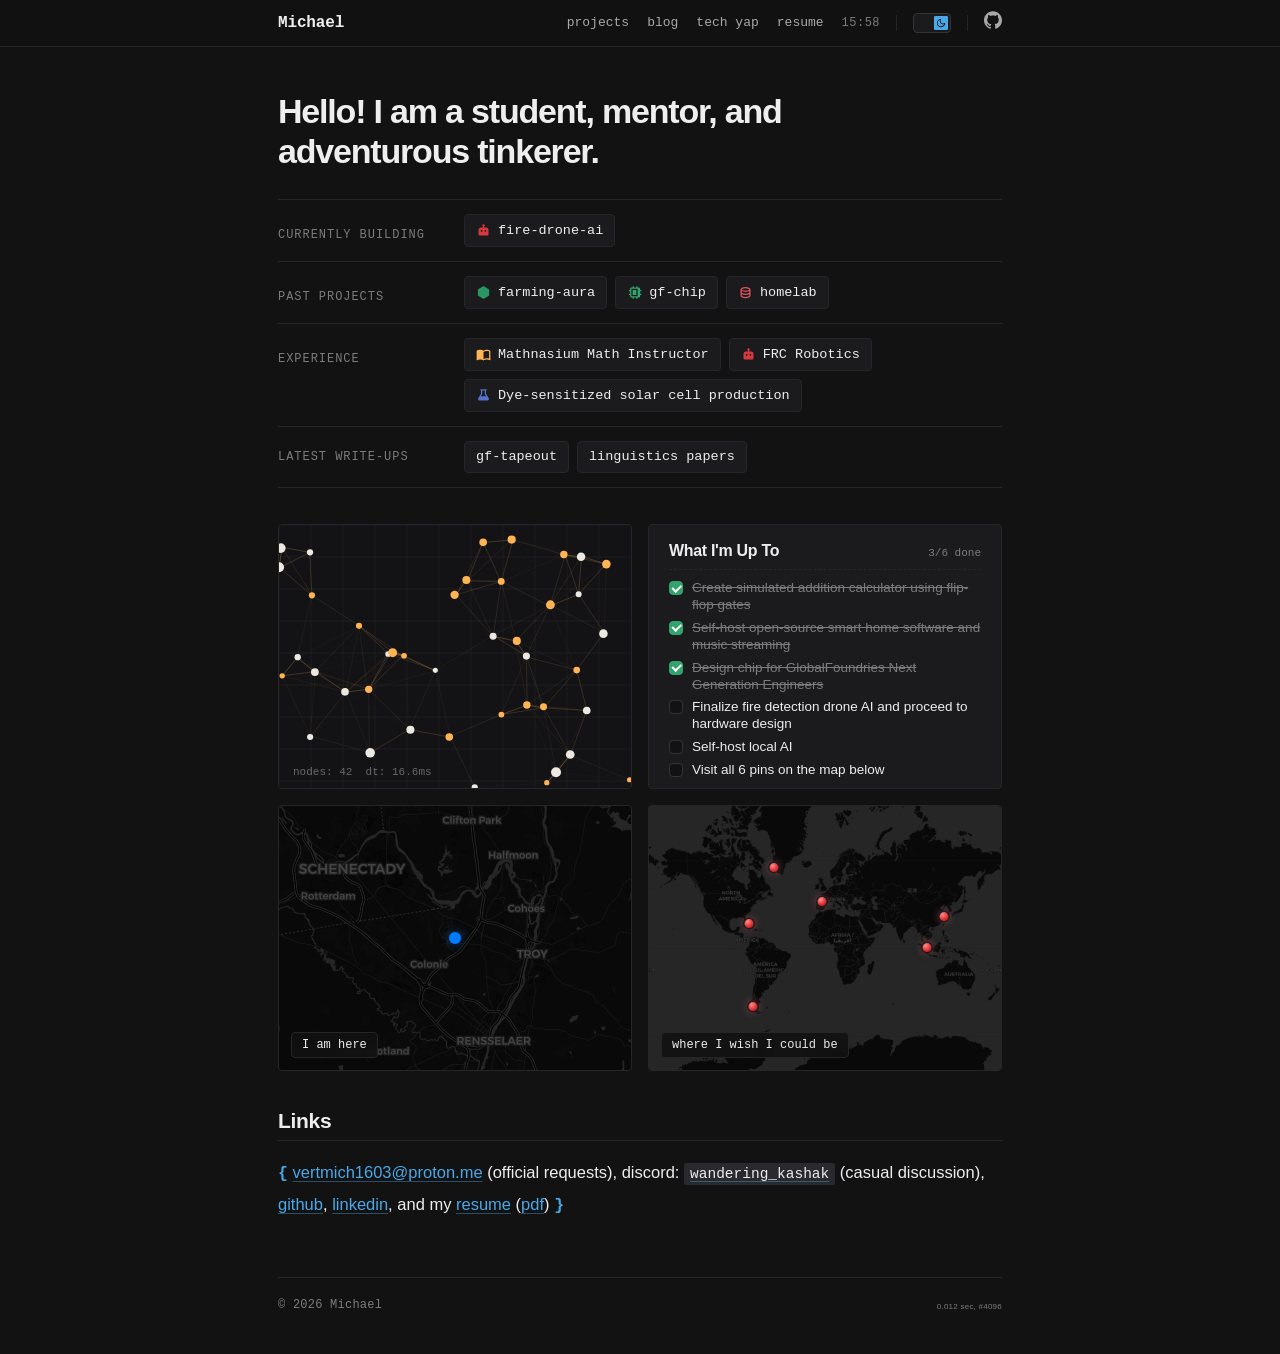
<file: index.html>
<!DOCTYPE html>
<html lang="en">
<head>
  <title>vert.study</title>
  <meta charset="UTF-8">
  <meta name="viewport" content="width=device-width, initial-scale=1">
  <meta name="theme-color" content="#f4f1ea">
  <link rel="icon" type="image/svg+xml" href="assets/favicon.svg">
  <link rel="apple-touch-icon" href="assets/images/logo.jpg">
  <link rel="stylesheet" href="assets/css/global.css">

  <script>
    function applyTheme() {
      let savedTheme = null
      try {
        savedTheme = localStorage.getItem('dark')
      } catch (e) {}
      const meta = document.querySelector('meta[name=theme-color]')
      if (savedTheme !== null) {
        if (savedTheme === 'true') {
          document.documentElement.classList.add('dark')
          meta.setAttribute('content', '#0c0c0e')
        } else {
          document.documentElement.classList.remove('dark')
          meta.setAttribute('content', '#f4f1ea')
        }
      } else {
        // dark by default; visitors can flip it with the toggle
        {
          document.documentElement.classList.add('dark')
          meta.setAttribute('content', '#0c0c0e')
        }
      }
    }
    applyTheme()
  </script>

  <style>
    .things {
      margin-block: 36px;
      display: grid;
      grid-template-columns: repeat(2, 1fr);
      gap: 16px;
      align-items: stretch;
    }

    .things > * {
      display: block;
      position: relative;
      overflow: hidden;
      width: 100%;
      height: auto;
      aspect-ratio: 4/3;
      border-radius: var(--radius);
      border: 1px solid var(--c-divider);
      transition: border-color 0.2s ease;
      background: var(--c-bg-alt);
    }

    @media (max-width: 768px) {
      .things {
        grid-template-columns: 1fr;
      }

      .things > * {
        aspect-ratio: 8/5;
      }
    }

    .sim-card {
      cursor: pointer;
      user-select: none;
    }

    .sim-card canvas {
      width: 100%;
      height: 100%;
      display: block;
    }

    .todo-card {
      padding: 16px 20px;
      display: flex;
      flex-direction: column;
      border: 1px solid var(--c-divider);
      overflow: hidden;
    }

    .todo-header {
      display: flex;
      align-items: baseline;
      justify-content: space-between;
      margin-bottom: 10px;
      padding-bottom: 8px;
      border-bottom: 1px dashed var(--c-divider);
    }

    .todo-header h3 {
      margin: 0;
      font-size: 16px;
      line-height: 1.2;
      font-weight: 700;
      letter-spacing: -0.02em;
    }

    .todo-count {
      font-family: var(--font-family-mono), monospace;
      font-size: 11px;
      color: var(--c-text-3);
    }

    .todo-list {
      list-style: none;
      padding: 0;
      margin: 0;
      display: flex;
      flex-direction: column;
      justify-content: space-between;
      gap: 6px;
      flex: 1;
    }

    .todo-item {
      display: flex;
      align-items: flex-start;
      gap: 9px;
      font-size: 13.5px;
      line-height: 1.25;
      margin: 0;
      cursor: default;
      color: var(--c-text-1);
    }

    .todo-box {
      width: 14px;
      height: 14px;
      margin-top: 1px;
      border: 1.5px solid var(--c-border);
      border-radius: 4px;
      background: var(--c-bg);
      flex-shrink: 0;
      position: relative;
    }

    .todo-item.done .todo-box {
      background: var(--c-green-2);
      border-color: var(--c-green-2);
    }

    .todo-item.done .todo-box::after {
      content: "";
      position: absolute;
      left: 3.5px;
      top: 0.5px;
      width: 3.5px;
      height: 6.5px;
      border: solid #fff;
      border-width: 0 2px 2px 0;
      transform: rotate(45deg);
    }

    .todo-item.done span:last-child {
      text-decoration: line-through;
      color: var(--c-text-3);
    }

    .map {
      position: relative;
      user-select: none;
      -webkit-user-select: none;
      overflow: hidden;
    }

    .map-label {
      position: absolute;
      bottom: 12px;
      left: 12px;
      z-index: 5;
      font-size: 12px;
      font-weight: 600;
      line-height: 1;
      padding: 6px 10px;
      border-radius: var(--radius);
      font-family: var(--font-family-mono), monospace;
      font-weight: 500;
      background-color: var(--c-bg-elv);
      backdrop-filter: blur(6px);
      -webkit-backdrop-filter: blur(6px);
      color: var(--c-text-1);
      border: 1px solid var(--c-divider);
      pointer-events: none;
    }

    .map-paper {
      position: absolute;
      display: grid;
      grid-template-columns: repeat(5, 1fr);
      pointer-events: none;
    }

    .map-paper span {
      display: block;
      width: 256px;
      height: 256px;
      background-color: var(--c-bg-alt);
      background-image: var(--light);
      background-size: 256px 256px;
    }

    html.dark .map-paper span {
      background-image: var(--dark);
    }

    .location-marker {
      position: relative;
      top: calc(50% - 20px);
      left: calc(50% - 20px);
      width: 40px;
      height: 40px;
      pointer-events: none;
    }

    .location-marker .dot {
      position: absolute;
      top: 50%;
      left: 50%;
      width: 12px;
      height: 12px;
      background: #007BFF;
      border-radius: 50%;
      transform: translate(-50%, -50%);
      z-index: 3;
      box-shadow: 0 0 8px rgba(0, 123, 255, 0.5);
    }

    .location-marker .ripple {
      position: absolute;
      top: 50%;
      left: 50%;
      width: 12px;
      height: 12px;
      border: 1px solid #007BFF;
      border-radius: 50%;
      transform: translate(-50%, -50%);
      z-index: 1;
      opacity: 0;
      animation: ripple-animation 4s infinite;
    }

    .location-marker .ripple:nth-child(1) {
      animation-delay: 0s;
    }

    .location-marker .ripple:nth-child(2) {
      animation-delay: 2s;
    }

    @keyframes ripple-animation {
      0% {
        transform: translate(-50%, -50%) scale(1);
        opacity: 0.5;
      }
      100% {
        transform: translate(-50%, -50%) scale(4);
        opacity: 0;
      }
    }

    /* Static World Map ("where I wish I could be") */
    .world-map-square {
      position: absolute;
      width: 100%;
      aspect-ratio: 1 / 1;
      left: 0;
      top: 50%;
      transform: translateY(-47%);
    }

    .world-tiles {
      position: absolute;
      inset: 0;
      display: grid;
      grid-template-columns: repeat(4, 1fr);
      grid-template-rows: repeat(4, 1fr);
      pointer-events: none;
    }

    .world-tiles span {
      display: block;
      width: 100%;
      height: 100%;
      background-color: var(--c-bg-alt);
      background-image: var(--light);
      background-size: 100% 100%;
    }

    html.dark .world-tiles span {
      background-image: var(--dark);
    }

    .wish-pin {
      position: absolute;
      width: 18px;
      height: 18px;
      transform: translate(-50%, -50%);
      z-index: 4;
      cursor: pointer;
    }

    .wish-pin::before {
      content: "";
      position: absolute;
      top: 50%;
      left: 50%;
      width: 9px;
      height: 9px;
      border-radius: 50%;
      transform: translate(-50%, -50%);
      background: radial-gradient(circle at 35% 30%, #ff8e8e 0%, #e03131 55%, #8a1117 100%);
      box-shadow:
        0 0 0 2px rgba(255, 255, 255, 0.85),
        0 2px 5px rgba(0, 0, 0, 0.45);
      transition: transform 0.15s ease;
    }

    html.dark .wish-pin::before {
      box-shadow:
        0 0 0 1.5px rgba(27, 27, 31, 0.9),
        0 0 8px rgba(246, 111, 129, 0.65);
    }

    .wish-pin:hover::before {
      transform: translate(-50%, -50%) scale(1.35);
    }

    .tools {
      display: flex;
      flex-wrap: wrap;
      gap: 6px;
    }

    .tools > a {
      display: block;
      width: 64px;
      height: 64px;
      font-size: 22px;
      line-height: 1;
      overflow-wrap: anywhere;
      border-radius: var(--radius);
      border: 1px solid var(--c-divider);
      padding: 8px;
      background: var(--c-bg-alt);
      color: var(--c-text-1);
      text-decoration: none;
      transition: background 0.2s ease, font-size 60ms ease;
    }

    .tools > a:hover {
      background: var(--c-bg-alt);
      font-size: 11px;
    }

    /* Hero statement + labeled rows */
    .hero {
      font-size: 34px;
      line-height: 1.18;
      font-weight: 700;
      letter-spacing: -0.035em;
      margin: 44px 0 28px;
      max-width: 17em;
    }

    .rows {
      border-top: 1px solid var(--c-divider);
    }

    .row {
      display: grid;
      grid-template-columns: 170px 1fr;
      gap: 16px;
      align-items: baseline;
      padding: 14px 0;
      border-bottom: 1px solid var(--c-divider);
    }

    .row-label {
      font-family: var(--font-family-mono), monospace;
      font-size: 12px;
      letter-spacing: 0.08em;
      text-transform: uppercase;
      color: var(--c-text-3);
    }

    .row-items {
      display: flex;
      flex-wrap: wrap;
      gap: 8px;
    }

    .things > *:hover {
      border-color: var(--c-border);
    }

    @media (max-width: 768px) {
      .hero { font-size: 28px; margin-top: 32px; }
      .row { grid-template-columns: 1fr; gap: 8px; }
    }
  </style>
</head>
<body>

<div class="nav-container">
  <nav>
    <div class="nav-title">
      <a href="index.html">Michael</a>
    </div>

    <div class="nav-menu nav-mobile">
      <div class="nav-element">
        <button class="dark-toggle" role="switch" aria-label="Toggle dark mode">
          <span class="dark-toggle__check">
            <span class="dark-toggle__icon">
              <svg class="sun" aria-hidden="true" focusable="false"><use xlink:href="#sun"></use></svg>
              <svg class="moon" aria-hidden="true" focusable="false"><use xlink:href="#moon"></use></svg>
            </span>
          </span>
        </button>
      </div>
      <div class="nav-element">
        <a href="" class="hamburger-toggle" aria-label="Toggle menu">
          <svg aria-hidden="true" focusable="false">
            <use xlink:href="#menu"></use>
          </svg>
        </a>
      </div>
    </div>

    <div class="nav-popup">
      <a href="projects.html">projects</a>
      <a href="blog.html">blog</a>
      <a href="tech-yap.html">tech yap</a>
      <a href="resume.html">resume</a>
      <a href="https://github.com/Kashak213">github</a>
    </div>

    <div class="nav-menu nav-desktop">
      <div class="nav-element">
        <a href="projects.html">projects</a>
        <a href="blog.html">blog</a>
      <a href="tech-yap.html">tech yap</a>
        <a href="resume.html">resume</a>
        <div class="my-time" data-timezone="America/New_York" title="Time in my timezone (EST)" tabindex="0">
          19:33
        </div>
      </div>
      <div class="nav-element">
        <button class="dark-toggle" role="switch" aria-label="Toggle dark mode">
          <span class="dark-toggle__check">
            <span class="dark-toggle__icon">
              <svg class="sun" aria-hidden="true" focusable="false"><use xlink:href="#sun"></use></svg>
              <svg class="moon" aria-hidden="true" focusable="false"><use xlink:href="#moon"></use></svg>
            </span>
          </span>
        </button>
      </div>
      <div class="nav-element">
        <a href="https://github.com/Kashak213" aria-label="GitHub" title="GitHub profile">
          <svg aria-hidden="true" focusable="false">
            <use xlink:href="#github"></use>
          </svg>
        </a>
      </div>
    </div>
  </nav>
</div>

<main>
  <p class="hero">
    Hello! I am a student, mentor, and adventurous tinkerer.
  </p>

  <div class="rows">
    <div class="row">
      <span class="row-label">Currently building</span>
      <div class="row-items">
        <a class="b" href="projects.html#drone" title="Autonomous UAV edge AI fire detection drone &amp; hardware">
          <svg aria-hidden="true" focusable="false"><use xlink:href="#bot"></use></svg>
          fire-drone-ai</a>
      </div>
    </div>

    <div class="row">
      <span class="row-label">Past projects</span>
      <div class="row-items">
        <a class="b" href="projects.html#farming-aura" title="Farming Aura — NASA Space Apps 2026 crop rotation platform &amp; $40 IoT soil station">
          <svg aria-hidden="true" focusable="false"><use xlink:href="#cube"></use></svg>
          farming-aura</a>
        <a class="b" href="projects.html#gf-chip" title="GlobalFoundries Next Generation Engineers chip design">
          <svg aria-hidden="true" focusable="false"><use xlink:href="#chip"></use></svg>
          gf-chip</a>
        <a href="projects.html#homelab" class="b" title="Self-hosted open-source smart home, media streaming &amp; local AI">
          <svg aria-hidden="true" focusable="false"><use xlink:href="#db"></use></svg>
          homelab</a>
      </div>
    </div>

    <div class="row">
      <span class="row-label">Experience</span>
      <div class="row-items">
        <a class="b" href="projects.html#mathnasium" title="Math Instructor at Mathnasium">
          <svg aria-hidden="true" focusable="false"><use xlink:href="#book"></use></svg>
          Mathnasium Math Instructor</a>
        <a class="b" href="projects.html#robotics" title="Mechanical Subteam Captain — Shenendehowa FRC Robotics">
          <svg aria-hidden="true" focusable="false"><use xlink:href="#bot"></use></svg>
          FRC Robotics</a>
        <a class="b" href="dssc-research.html" title="Dye-sensitized solar cell production: initial development &amp; current research">
          <svg aria-hidden="true" focusable="false"><use xlink:href="#lab"></use></svg>
          Dye-sensitized solar cell production</a>
      </div>
    </div>

    <div class="row">
      <span class="row-label">Latest write-ups</span>
      <div class="row-items">
        <a href="gf-tapeout.html" class="b" title="Two-Digit BCD Adding Calculator Report (GlobalFoundries NextGen Engineers)">gf-tapeout</a>
        <a href="linguistics.html" class="b" title="Historical linguistics research papers">linguistics papers</a>
      </div>
    </div>
  </div>
</main>

<section>
  <div class="things">
    <!-- Interactive Bubble / Node Simulation -->
    <div class="sim-card" id="sim-card" title="Interactive orbital field — click to spawn bubbles">
      <canvas id="sim-canvas"></canvas>
    </div>

    <!-- Read-Only Public To-Do / What I'm Up To Card -->
    <div class="todo-card">
      <div class="todo-header">
        <h3>What I'm Up To</h3>
        <span class="todo-count">3/6 done</span>
      </div>
      <ul class="todo-list">
        <li class="todo-item done">
          <span class="todo-box" aria-hidden="true"></span>
          <span>Create simulated addition calculator using flip-flop gates</span>
        </li>
        <li class="todo-item done">
          <span class="todo-box" aria-hidden="true"></span>
          <span>Self-host open-source smart home software and music streaming</span>
        </li>
        <li class="todo-item done">
          <span class="todo-box" aria-hidden="true"></span>
          <span>Design chip for GlobalFoundries Next Generation Engineers</span>
        </li>
        <li class="todo-item">
          <span class="todo-box" aria-hidden="true"></span>
          <span>Finalize fire detection drone AI and proceed to hardware design</span>
        </li>
        <li class="todo-item">
          <span class="todo-box" aria-hidden="true"></span>
          <span>Self-host local AI</span>
        </li>
        <li class="todo-item">
          <span class="todo-box" aria-hidden="true"></span>
          <span>Visit all 6 pins on the map below</span>
        </li>
      </ul>
    </div>

    <!-- Static Tri-City (Schenectady, Albany, Troy) Map — Zoom 10 so only the general Capital Region is shown -->
    <div class="map" title="I am here — Schenectady / Albany / Troy">
      <div class="map-paper" data-localx="535.3" data-localy="580.4">
        <span style="--dark: url('assets/maps/dark_all/10/300_375.png'); --light: url('assets/maps/light_all/10/300_375.png')"></span>
        <span style="--dark: url('assets/maps/dark_all/10/301_375.png'); --light: url('assets/maps/light_all/10/301_375.png')"></span>
        <span style="--dark: url('assets/maps/dark_all/10/302_375.png'); --light: url('assets/maps/light_all/10/302_375.png')"></span>
        <span style="--dark: url('assets/maps/dark_all/10/303_375.png'); --light: url('assets/maps/light_all/10/303_375.png')"></span>
        <span style="--dark: url('assets/maps/dark_all/10/304_375.png'); --light: url('assets/maps/light_all/10/304_375.png')"></span>

        <span style="--dark: url('assets/maps/dark_all/10/300_376.png'); --light: url('assets/maps/light_all/10/300_376.png')"></span>
        <span style="--dark: url('assets/maps/dark_all/10/301_376.png'); --light: url('assets/maps/light_all/10/301_376.png')"></span>
        <span style="--dark: url('assets/maps/dark_all/10/302_376.png'); --light: url('assets/maps/light_all/10/302_376.png')"></span>
        <span style="--dark: url('assets/maps/dark_all/10/303_376.png'); --light: url('assets/maps/light_all/10/303_376.png')"></span>
        <span style="--dark: url('assets/maps/dark_all/10/304_376.png'); --light: url('assets/maps/light_all/10/304_376.png')"></span>

        <span style="--dark: url('assets/maps/dark_all/10/300_377.png'); --light: url('assets/maps/light_all/10/300_377.png')"></span>
        <span style="--dark: url('assets/maps/dark_all/10/301_377.png'); --light: url('assets/maps/light_all/10/301_377.png')"></span>
        <span style="--dark: url('assets/maps/dark_all/10/302_377.png'); --light: url('assets/maps/light_all/10/302_377.png')"></span>
        <span style="--dark: url('assets/maps/dark_all/10/303_377.png'); --light: url('assets/maps/light_all/10/303_377.png')"></span>
        <span style="--dark: url('assets/maps/dark_all/10/304_377.png'); --light: url('assets/maps/light_all/10/304_377.png')"></span>

        <span style="--dark: url('assets/maps/dark_all/10/300_378.png'); --light: url('assets/maps/light_all/10/300_378.png')"></span>
        <span style="--dark: url('assets/maps/dark_all/10/301_378.png'); --light: url('assets/maps/light_all/10/301_378.png')"></span>
        <span style="--dark: url('assets/maps/dark_all/10/302_378.png'); --light: url('assets/maps/light_all/10/302_378.png')"></span>
        <span style="--dark: url('assets/maps/dark_all/10/303_378.png'); --light: url('assets/maps/light_all/10/303_378.png')"></span>
        <span style="--dark: url('assets/maps/dark_all/10/304_378.png'); --light: url('assets/maps/light_all/10/304_378.png')"></span>

        <span style="--dark: url('assets/maps/dark_all/10/300_379.png'); --light: url('assets/maps/light_all/10/300_379.png')"></span>
        <span style="--dark: url('assets/maps/dark_all/10/301_379.png'); --light: url('assets/maps/light_all/10/301_379.png')"></span>
        <span style="--dark: url('assets/maps/dark_all/10/302_379.png'); --light: url('assets/maps/light_all/10/302_379.png')"></span>
        <span style="--dark: url('assets/maps/dark_all/10/303_379.png'); --light: url('assets/maps/light_all/10/303_379.png')"></span>
        <span style="--dark: url('assets/maps/dark_all/10/304_379.png'); --light: url('assets/maps/light_all/10/304_379.png')"></span>
      </div>
      <div class="location-marker">
        <div class="ripple"></div>
        <div class="ripple"></div>
        <div class="dot"></div>
      </div>
      <div class="map-label">I am here</div>
    </div>

    <!-- Static World Map — "where I wish I could be" -->
    <div class="map">
      <div class="world-map-square">
        <div class="world-tiles">
          <span style="--dark: url('assets/maps/dark_all/2/0_0.png'); --light: url('assets/maps/light_all/2/0_0.png')"></span>
          <span style="--dark: url('assets/maps/dark_all/2/1_0.png'); --light: url('assets/maps/light_all/2/1_0.png')"></span>
          <span style="--dark: url('assets/maps/dark_all/2/2_0.png'); --light: url('assets/maps/light_all/2/2_0.png')"></span>
          <span style="--dark: url('assets/maps/dark_all/2/3_0.png'); --light: url('assets/maps/light_all/2/3_0.png')"></span>

          <span style="--dark: url('assets/maps/dark_all/2/0_1.png'); --light: url('assets/maps/light_all/2/0_1.png')"></span>
          <span style="--dark: url('assets/maps/dark_all/2/1_1.png'); --light: url('assets/maps/light_all/2/1_1.png')"></span>
          <span style="--dark: url('assets/maps/dark_all/2/2_1.png'); --light: url('assets/maps/light_all/2/2_1.png')"></span>
          <span style="--dark: url('assets/maps/dark_all/2/3_1.png'); --light: url('assets/maps/light_all/2/3_1.png')"></span>

          <span style="--dark: url('assets/maps/dark_all/2/0_2.png'); --light: url('assets/maps/light_all/2/0_2.png')"></span>
          <span style="--dark: url('assets/maps/dark_all/2/1_2.png'); --light: url('assets/maps/light_all/2/1_2.png')"></span>
          <span style="--dark: url('assets/maps/dark_all/2/2_2.png'); --light: url('assets/maps/light_all/2/2_2.png')"></span>
          <span style="--dark: url('assets/maps/dark_all/2/3_2.png'); --light: url('assets/maps/light_all/2/3_2.png')"></span>

          <span style="--dark: url('assets/maps/dark_all/2/0_3.png'); --light: url('assets/maps/light_all/2/0_3.png')"></span>
          <span style="--dark: url('assets/maps/dark_all/2/1_3.png'); --light: url('assets/maps/light_all/2/1_3.png')"></span>
          <span style="--dark: url('assets/maps/dark_all/2/2_3.png'); --light: url('assets/maps/light_all/2/2_3.png')"></span>
          <span style="--dark: url('assets/maps/dark_all/2/3_3.png'); --light: url('assets/maps/light_all/2/3_3.png')"></span>
        </div>

        <!-- Pins on exact Web Mercator coordinates -->
        <div class="wish-pin" style="left: 35.63%; top: 26.86%" title="Nuuk, Greenland"></div>
        <div class="wish-pin" style="left: 28.50%; top: 42.84%" title="The Bahamas"></div>
        <div class="wish-pin" style="left: 29.61%; top: 66.42%" title="Patagonia"></div>
        <div class="wish-pin" style="left: 49.19%; top: 36.63%" title="Basque Country, Spain"></div>
        <div class="wish-pin" style="left: 83.74%; top: 40.95%" title="Shanghai, China"></div>
        <div class="wish-pin" style="left: 78.84%; top: 49.62%" title="Singapore"></div>
      </div>
      <div class="map-label">where I wish I could be</div>
    </div>
  </div>
</section>

<section>
  <h2>Links</h2>
  <p>
    <span class="bracket">{</span>
    <a href="mailto:vertmich1603@proton.me" title="Official requests: vertmich1603@proton.me">vertmich1603@proton.me</a> (official requests),
    discord: <a href="#discord" id="copy-discord" title="Click to copy Discord username"><code>wandering_kashak</code></a> (casual discussion),
    <a href="https://github.com/Kashak213" target="_blank" rel="noopener">github</a>,
    <a href="https://www.linkedin.com/in/michael-vert-966867383" target="_blank" rel="noopener">linkedin</a>,
    and my <a href="resume.html" title="View interactive web resume">resume</a> (<a href="assets/resume.pdf" download="Michael_Vert_Resume.pdf" title="Download PDF resume">pdf</a>)
    <span class="bracket">}</span>
  </p>
</section>

<footer>
  <div class="footer-links">
    <div>© 2026 Michael</div>
    <div style="font-family: Tahoma, sans-serif">
      <span style="font-size: 8px" title="Page generation time">
        0.012 sec,
      </span>
      <span style="font-size: 8px" title="Unique page views">
        #4096
      </span>
    </div>
  </div>
</footer>

<svg style="display: none" aria-hidden="true" focusable="false">
  <symbol id="sun" viewBox="0 0 24 24">
    <path d="M12,18c-3.3,0-6-2.7-6-6s2.7-6,6-6s6,2.7,6,6S15.3,18,12,18zM12,8c-2.2,0-4,1.8-4,4c0,2.2,1.8,4,4,4c2.2,0,4-1.8,4-4C16,9.8,14.2,8,12,8z"></path>
    <path d="M12,4c-0.6,0-1-0.4-1-1V1c0-0.6,0.4-1,1-1s1,0.4,1,1v2C13,3.6,12.6,4,12,4z"></path>
    <path d="M12,24c-0.6,0-1-0.4-1-1v-2c0-0.6,0.4-1,1-1s1,0.4,1,1v2C13,23.6,12.6,24,12,24z"></path>
    <path d="M5.6,6.6c-0.3,0-0.5-0.1-0.7-0.3L3.5,4.9c-0.4-0.4-0.4-1,0-1.4s1-0.4,1.4,0l1.4,1.4c0.4,0.4,0.4,1,0,1.4C6.2,6.5,5.9,6.6,5.6,6.6z"></path>
    <path d="M19.8,20.8c-0.3,0-0.5-0.1-0.7-0.3l-1.4-1.4c-0.4-0.4-0.4-1,0-1.4s1-0.4,1.4,0l1.4,1.4c0.4,0.4,0.4,1,0,1.4C20.3,20.7,20,20.8,19.8,20.8z"></path>
    <path d="M3,13H1c-0.6,0-1-0.4-1-1s0.4-1,1-1h2c0.6,0,1,0.4,1,1S3.6,13,3,13z"></path>
    <path d="M23,13h-2c-0.6,0-1-0.4-1-1s0.4-1,1-1h2c0.6,0,1,0.4,1,1S23.6,13,23,13z"></path>
    <path d="M4.2,20.8c-0.3,0-0.5-0.1-0.7-0.3c-0.4-0.4-0.4-1,0-1.4l1.4-1.4c0.4-0.4,1-0.4,1.4,0s0.4,1,0,1.4l-1.4,1.4C4.7,20.7,4.5,20.8,4.2,20.8z"></path>
    <path d="M18.4,6.6c-0.3,0-0.5-0.1-0.7-0.3c-0.4-0.4-0.4-1,0-1.4l1.4-1.4c0.4-0.4,1-0.4,1.4,0s0.4,1,0,1.4l-1.4,1.4C18.9,6.5,18.6,6.6,18.4,6.6z"></path>
  </symbol>
  <symbol id="moon" viewBox="0 0 24 24">
    <path d="M12.1,22c-0.3,0-0.6,0-0.9,0c-5.5-0.5-9.5-5.4-9-10.9c0.4-4.8,4.2-8.6,9-9c0.4,0,0.8,0.2,1,0.5c0.2,0.3,0.2,0.8-0.1,1.1c-2,2.7-1.4,6.4,1.3,8.4c2.1,1.6,5,1.6,7.1,0c0.3-0.2,0.7-0.3,1.1-0.1c0.3,0.2,0.5,0.6,0.5,1c-0.2,2.7-1.5,5.1-3.6,6.8C16.6,21.2,14.4,22,12.1,22zM9.3,4.4c-2.9,1-5,3.6-5.2,6.8c-0.4,4.4,2.8,8.3,7.2,8.7c2.1,0.2,4.2-0.4,5.8-1.8c1.1-0.9,1.9-2.1,2.4-3.4c-2.5,0.9-5.3,0.5-7.5-1.1C9.2,11.4,8.1,7.7,9.3,4.4z"></path>
  </symbol>
  <symbol id="github" viewBox="0 0 24 24">
    <path d="M12 .297c-6.63 0-12 5.373-12 12 0 5.303 3.438 9.8 8.205 11.385.6.113.82-.258.82-.577 0-.285-.01-1.04-.015-2.04-3.338.724-4.042-1.61-4.042-1.61C4.422 18.07 3.633 17.7 3.633 17.7c-1.087-.744.084-.729.084-.729 1.205.084 1.838 1.236 1.838 1.236 1.07 1.835 2.809 1.305 3.495.998.108-.776.417-1.305.76-1.605-2.665-.3-5.466-1.332-5.466-5.93 0-1.31.465-2.38 1.235-3.22-.135-.303-.54-1.523.105-3.176 0 0 1.005-.322 3.3 1.23.96-.267 1.98-.399 3-.405 1.02.006 2.04.138 3 .405 2.28-1.552 3.285-1.23 3.285-1.23.645 1.653.24 2.873.12 3.176.765.84 1.23 1.91 1.23 3.22 0 4.61-2.805 5.625-5.475 5.92.42.36.81 1.096.81 2.22 0 1.606-.015 2.896-.015 3.286 0 .315.21.69.825.57C20.565 22.092 24 17.592 24 12.297c0-6.627-5.373-12-12-12"></path>
  </symbol>
  <symbol id="menu" viewBox="0 0 24 24">
    <path d="M3 6h18v2H3zm0 5h18v2H3zm0 5h18v2H3z"></path>
  </symbol>
  <symbol id="chip" viewBox="0 0 24 24">
    <path fill="#30a46c" d="M9 2v2H7a2 2 0 0 0-2 2v2H3v2h2v4H3v2h2v2a2 2 0 0 0 2 2h2v2h2v-2h4v2h2v-2h2a2 2 0 0 0 2-2v-2h2v-2h-2v-4h2V8h-2V6a2 2 0 0 0-2-2h-2V2h-2v2h-4V2H9zm-2 4h10v12H7V6zm2 2v8h6V8H9z"/>
  </symbol>
  <symbol id="db" viewBox="0 0 24 24">
    <path fill="#e0575b" d="M12 3C7.58 3 4 4.79 4 7v10c0 2.21 3.58 4 8 4s8-1.79 8-4V7c0-2.21-3.58-4-8-4zm0 2c3.87 0 6 1.5 6 2s-2.13 2-6 2-6-1.5-6-2 2.13-2 6-2zm6 12c0 .5-2.13 2-6 2s-6-1.5-6-2v-2.23c1.61.78 3.72 1.23 6 1.23s4.39-.45 6-1.23V17zm0-5c0 .5-2.13 2-6 2s-6-1.5-6-2V9.77C7.61 10.55 9.72 11 12 11s4.39-.45 6-1.23V12z"/>
  </symbol>
  <symbol id="tensor" viewBox="0 0 24 24">
    <path fill="#5c73e7" d="M12 2L3 7v10l9 5 9-5V7l-9-5zm0 2.28L18.8 8 12 11.72 5.2 8 12 4.28zM5 9.64l6 3.33v6.75l-6-3.33V9.64zm8 10.08v-6.75l6-3.33v6.75l-6 3.33z"/>
  </symbol>
  <symbol id="terminal" viewBox="0 0 24 24">
    <path fill="#da8b17" d="M4 4h16a2 2 0 0 1 2 2v12a2 2 0 0 1-2 2H4a2 2 0 0 1-2-2V6a2 2 0 0 1 2-2zm2.5 4.5L10 12l-3.5 3.5 1.4 1.4L12.8 12 7.9 7.1 6.5 8.5zm5.5 6.5h6v-2h-6v2z"/>
  </symbol>
  <symbol id="cube" viewBox="0 0 24 24">
    <path fill="#299764" d="M21 16.5c0 .38-.21.71-.53.88l-7.9 4.44c-.16.12-.36.18-.57.18-.21 0-.41-.06-.57-.18l-7.9-4.44A.991.991 0 0 1 3 16.5v-9c0-.38.21-.71.53-.88l7.9-4.44c.16-.12.36-.18.57-.18.21 0 .41.06.57.18l7.9 4.44c.32.17.53.5.53.88v9z"/>
  </symbol>
  <symbol id="lab" viewBox="0 0 24 24">
    <path fill="#5672cd" d="M7 2v2h1v5.17L3.59 16.5A2.5 2.5 0 0 0 5.75 20h12.5a2.5 2.5 0 0 0 2.16-3.5L16 9.17V4h1V2H7zm3 2h4v5.72l2.17 3.62H7.83L10 9.72V4z"/>
  </symbol>
  <symbol id="book" viewBox="0 0 24 24">
    <path fill="#ffb454" d="M21 5c-1.11-.35-2.33-.5-3.5-.5-1.95 0-4.05.4-5.5 1.5-1.45-1.1-3.55-1.5-5.5-1.5S2.45 4.9 1 6v14.65c0 .25.25.5.5.5.1 0 .15-.05.25-.05C3.1 20.45 5.05 20 6.5 20c1.95 0 4.05.4 5.5 1.5 1.35-.85 3.8-1.5 5.5-1.5 1.65 0 3.35.3 4.75 1.05.1.05.15.05.25.05.25 0 .5-.25.5-.5V6c-.6-.45-1.25-.75-2-1zm0 13.5c-1.1-.35-2.3-.5-3.5-.5-1.7 0-4.15.65-5.5 1.5V8c1.35-.85 3.8-1.5 5.5-1.5 1.2 0 2.4.15 3.5.5v11.5z"/>
  </symbol>
  <symbol id="bot" viewBox="0 0 24 24">
    <path fill="#d5393e" d="M12 2a2 2 0 0 1 2 2c0 .74-.4 1.39-1 1.73V7h3a4 4 0 0 1 4 4v7a2 2 0 0 1-2 2H6a2 2 0 0 1-2-2v-7a4 4 0 0 1 4-4h3V5.73c-.6-.34-1-.99-1-1.73a2 2 0 0 1 2-2zm-3 9a1.5 1.5 0 1 0 0 3 1.5 1.5 0 0 0 0-3zm6 0a1.5 1.5 0 1 0 0 3 1.5 1.5 0 0 0 0-3z"/>
  </symbol>
</svg>

<script src="assets/js/main.js"></script>
<script>
  // Center map paper exactly like medv.io
  function centerMapPaper() {
    const map = document.querySelector('.map')
    const mapPaper = document.querySelector('.map-paper')
    if (!map || !mapPaper) return

    const localX = parseFloat(mapPaper.dataset.localx)
    const localY = parseFloat(mapPaper.dataset.localy)

    const leftOffset = map.offsetWidth / 2 - localX
    const topOffset = map.offsetHeight / 2 - localY

    mapPaper.style.left = leftOffset + 'px'
    mapPaper.style.top = topOffset + 'px'
  }

  document.addEventListener('DOMContentLoaded', centerMapPaper)
  window.addEventListener('resize', centerMapPaper)

  // Copy Discord handle on click
  const discordLink = document.getElementById('copy-discord')
  if (discordLink) {
    discordLink.addEventListener('click', (e) => {
      e.preventDefault()
      navigator.clipboard?.writeText('wandering_kashak')
      const code = discordLink.querySelector('code')
      if (code) {
        const orig = code.innerText
        code.innerText = 'copied!'
        setTimeout(() => { code.innerText = orig }, 1200)
      }
    })
  }

  // Interactive Bubble / Node Canvas Widget
  ;(function initCanvasWidget() {
    const canvas = document.getElementById('sim-canvas')
    if (!canvas) return
    const ctx = canvas.getContext('2d')
    let width = 0, height = 0, dpr = window.devicePixelRatio || 1

    const particles = []
    const NUM = 42

    function resize() {
      const rect = canvas.getBoundingClientRect()
      width = rect.width
      height = rect.height
      canvas.width = width * dpr
      canvas.height = height * dpr
      ctx.setTransform(dpr, 0, 0, dpr, 0, 0)
    }

    function spawn(x, y) {
      const angle = Math.random() * Math.PI * 2
      const speed = 0.4 + Math.random() * 1.1
      particles.push({
        x, y,
        vx: Math.cos(angle) * speed,
        vy: Math.sin(angle) * speed,
        r: 2.5 + Math.random() * 2.5,
        hue: Math.random() > 0.35 ? 'brand' : 'green'
      })
      if (particles.length > 75) particles.shift()
    }

    resize()
    window.addEventListener('resize', resize)

    for (let i = 0; i < NUM; i++) {
      spawn(Math.random() * (width || 400), Math.random() * (height || 300))
    }

    let mouse = { x: -999, y: -999, active: false }
    canvas.addEventListener('mousemove', (e) => {
      const r = canvas.getBoundingClientRect()
      mouse.x = e.clientX - r.left
      mouse.y = e.clientY - r.top
      mouse.active = true
    })
    canvas.addEventListener('mouseleave', () => { mouse.active = false })
    canvas.addEventListener('click', (e) => {
      const r = canvas.getBoundingClientRect()
      for (let i = 0; i < 5; i++) {
        spawn(e.clientX - r.left, e.clientY - r.top)
      }
    })

    function step() {
      const isDark = document.documentElement.classList.contains('dark')
      ctx.fillStyle = isDark ? '#131316' : '#ebe7dc'
      ctx.fillRect(0, 0, width, height)

      // Subtle coordinate grid
      ctx.strokeStyle = isDark ? 'rgba(255,245,225,0.04)' : 'rgba(60,50,30,0.06)'
      ctx.lineWidth = 1
      const stepGrid = 32
      for (let gx = 0; gx < width; gx += stepGrid) {
        ctx.beginPath(); ctx.moveTo(gx, 0); ctx.lineTo(gx, height); ctx.stroke()
      }
      for (let gy = 0; gy < height; gy += stepGrid) {
        ctx.beginPath(); ctx.moveTo(0, gy); ctx.lineTo(width, gy); ctx.stroke()
      }

      for (let i = 0; i < particles.length; i++) {
        const a = particles[i]
        if (mouse.active) {
          const dx = mouse.x - a.x
          const dy = mouse.y - a.y
          const dist = Math.hypot(dx, dy)
          if (dist < 120 && dist > 5) {
            a.vx += (dx / dist) * 0.03
            a.vy += (dy / dist) * 0.03
          }
        }

        const speed = Math.hypot(a.vx, a.vy)
        if (speed > 1.8) {
          a.vx = (a.vx / speed) * 1.8
          a.vy = (a.vy / speed) * 1.8
        }

        a.x += a.vx
        a.y += a.vy
        if (a.x < 0) a.x = width
        if (a.x > width) a.x = 0
        if (a.y < 0) a.y = height
        if (a.y > height) a.y = 0

        for (let j = i + 1; j < particles.length; j++) {
          const b = particles[j]
          const dx = a.x - b.x
          const dy = a.y - b.y
          const d = Math.hypot(dx, dy)
          if (d < 78) {
            const alpha = (1 - d / 78) * (isDark ? 0.35 : 0.25)
            ctx.strokeStyle = isDark
              ? `rgba(255, 180, 84, ${alpha})`
              : `rgba(180, 83, 9, ${alpha})`
            ctx.beginPath()
            ctx.moveTo(a.x, a.y)
            ctx.lineTo(b.x, b.y)
            ctx.stroke()
          }
        }

        ctx.fillStyle = a.hue === 'brand'
          ? (isDark ? '#ffb454' : '#b45309')
          : (isDark ? '#ece9e2' : '#1c1b19')
        ctx.beginPath()
        ctx.arc(a.x, a.y, a.r, 0, Math.PI * 2)
        ctx.fill()
      }

      ctx.font = '11px ui-monospace, SFMono-Regular, Menlo, Consolas, monospace'
      ctx.fillStyle = isDark ? 'rgba(236, 233, 226, 0.4)' : 'rgba(28, 27, 25, 0.45)'
      ctx.fillText(`nodes: ${particles.length}  dt: 16.6ms`, 14, height - 14)

      requestAnimationFrame(step)
    }
    requestAnimationFrame(step)
  })()
</script>
</body>
</html>
</file>
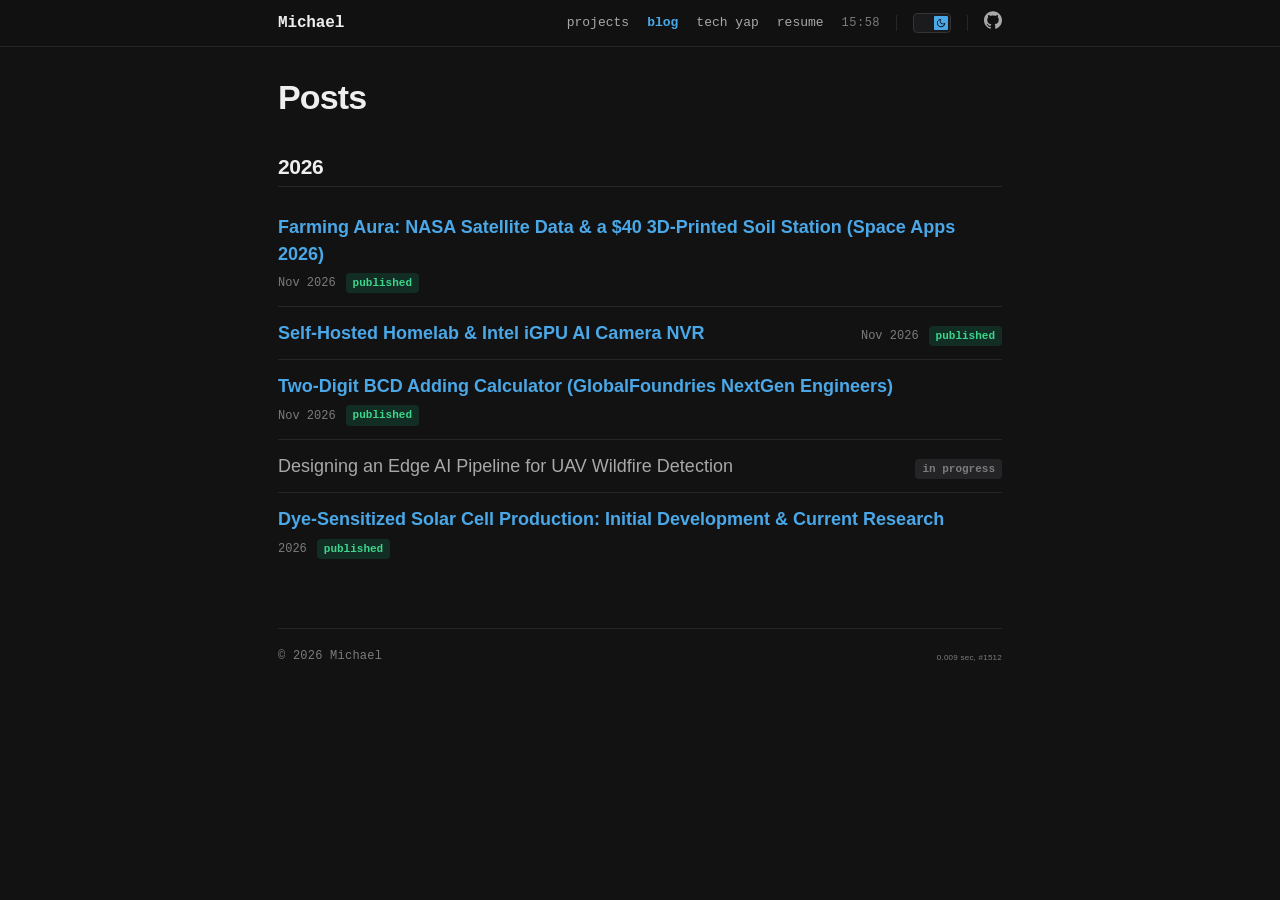
<file: blog.html>
<!DOCTYPE html>
<html lang="en">
<head>
  <meta charset="UTF-8">
  <meta name="viewport" content="width=device-width, initial-scale=1">
  <meta name="theme-color" content="#f4f1ea">
  <title>vert.study</title>
  <link rel="icon" type="image/svg+xml" href="assets/favicon.svg">
  <link rel="apple-touch-icon" href="assets/images/logo.jpg">
  <link rel="stylesheet" href="assets/css/global.css">

  <script>
    function applyTheme() {
      let savedTheme = null
      try {
        savedTheme = localStorage.getItem('dark')
      } catch (e) {}
      const meta = document.querySelector('meta[name=theme-color]')
      if (savedTheme !== null) {
        if (savedTheme === 'true') {
          document.documentElement.classList.add('dark')
          meta.setAttribute('content', '#0c0c0e')
        } else {
          document.documentElement.classList.remove('dark')
          meta.setAttribute('content', '#f4f1ea')
        }
      } else {
        // dark by default; visitors can flip it with the toggle
        {
          document.documentElement.classList.add('dark')
          meta.setAttribute('content', '#0c0c0e')
        }
      }
    }
    applyTheme()
  </script>

  <style>
    .blog-posts {
      display: flex;
      flex-direction: column;
      margin: 12px 0 36px;
    }

    .blog-post-row {
      display: flex;
      align-items: baseline;
      justify-content: space-between;
      flex-wrap: wrap;
      gap: 6px 16px;
      padding: 13px 0;
      border-bottom: 1px solid var(--c-divider);
    }

    .blog-post-row:last-child {
      border-bottom: none;
    }

    .blog-posts a {
      font-size: 18px;
      line-height: 1.45;
      font-weight: 600;
      text-decoration: none;
    }

    .blog-posts a:hover {
      text-decoration: underline;
    }

    .blog-posts .post-wip {
      font-size: 18px;
      line-height: 1.45;
      font-weight: 500;
      color: var(--c-text-2);
    }

    .post-right {
      display: inline-flex;
      align-items: center;
      gap: 10px;
      font-family: var(--font-family-mono), monospace;
      font-size: 12px;
      color: var(--c-text-3);
      white-space: nowrap;
    }

    .blog-status {
      font-family: var(--font-family-mono), monospace;
      font-size: 11px;
      font-weight: 600;
      padding: 2px 7px;
      border-radius: var(--radius);
      background: var(--c-green-soft);
      color: var(--c-green-1);
    }

    .blog-status.is-wip {
      background: var(--c-default-soft);
      color: var(--c-text-3);
    }
  </style>
</head>
<body>

<div class="nav-container">
  <nav>
    <div class="nav-title">
      <a href="index.html">Michael</a>
    </div>

    <div class="nav-menu nav-mobile">
      <div class="nav-element">
        <button class="dark-toggle" role="switch" aria-label="Toggle dark mode">
          <span class="dark-toggle__check">
            <span class="dark-toggle__icon">
              <svg class="sun" aria-hidden="true" focusable="false"><use xlink:href="#sun"></use></svg>
              <svg class="moon" aria-hidden="true" focusable="false"><use xlink:href="#moon"></use></svg>
            </span>
          </span>
        </button>
      </div>
      <div class="nav-element">
        <a href="" class="hamburger-toggle" aria-label="Toggle menu">
          <svg aria-hidden="true" focusable="false">
            <use xlink:href="#menu"></use>
          </svg>
        </a>
      </div>
    </div>

    <div class="nav-popup">
      <a href="projects.html">projects</a>
      <a href="blog.html">blog</a>
      <a href="tech-yap.html">tech yap</a>
      <a href="resume.html">resume</a>
      <a href="https://github.com/Kashak213">github</a>
    </div>

    <div class="nav-menu nav-desktop">
      <div class="nav-element">
        <a href="projects.html">projects</a>
        <a href="blog.html" style="color: var(--c-brand-1); font-weight: 600;">blog</a>
      <a href="tech-yap.html">tech yap</a>
        <a href="resume.html">resume</a>
        <div class="my-time" data-timezone="America/New_York" title="Time in my timezone (EST)" tabindex="0">
          19:33
        </div>
      </div>
      <div class="nav-element">
        <button class="dark-toggle" role="switch" aria-label="Toggle dark mode">
          <span class="dark-toggle__check">
            <span class="dark-toggle__icon">
              <svg class="sun" aria-hidden="true" focusable="false"><use xlink:href="#sun"></use></svg>
              <svg class="moon" aria-hidden="true" focusable="false"><use xlink:href="#moon"></use></svg>
            </span>
          </span>
        </button>
      </div>
      <div class="nav-element">
        <a href="https://github.com/Kashak213" aria-label="GitHub" title="GitHub profile">
          <svg aria-hidden="true" focusable="false">
            <use xlink:href="#github"></use>
          </svg>
        </a>
      </div>
    </div>
  </nav>
</div>

<main>
  <h1>Posts</h1>

  <h2>2026</h2>
  <div class="blog-posts">
    <div class="blog-post-row">
      <a href="farming-aura.html">Farming Aura: NASA Satellite Data &amp; a $40 3D-Printed Soil Station (Space Apps 2026)</a>
      <span class="post-right"><span>Nov 2026</span><span class="blog-status">published</span></span>
    </div>
    <div class="blog-post-row">
      <a href="homelab.html">Self-Hosted Homelab &amp; Intel iGPU AI Camera NVR</a>
      <span class="post-right"><span>Nov 2026</span><span class="blog-status">published</span></span>
    </div>
    <div class="blog-post-row">
      <a href="gf-chip-design.html">Two-Digit BCD Adding Calculator (GlobalFoundries NextGen Engineers)</a>
      <span class="post-right"><span>Nov 2026</span><span class="blog-status">published</span></span>
    </div>
    <div class="blog-post-row">
      <span class="post-wip">Designing an Edge AI Pipeline for UAV Wildfire Detection</span>
      <span class="post-right"><span class="blog-status is-wip">in progress</span></span>
    </div>
    <div class="blog-post-row">
      <a href="dssc-research.html">Dye-Sensitized Solar Cell Production: Initial Development &amp; Current Research</a>
      <span class="post-right"><span>2026</span><span class="blog-status">published</span></span>
    </div>
  </div>
</main>

<footer>
  <div class="footer-links">
    <div>© 2026 Michael</div>
    <div style="font-family: Tahoma, sans-serif">
      <span style="font-size: 8px" title="Page generation time">
        0.009 sec,
      </span>
      <span style="font-size: 8px" title="Unique page views">
        #1512
      </span>
    </div>
  </div>
</footer>

<svg style="display: none" aria-hidden="true" focusable="false">
  <symbol id="sun" viewBox="0 0 24 24">
    <path d="M12,18c-3.3,0-6-2.7-6-6s2.7-6,6-6s6,2.7,6,6S15.3,18,12,18zM12,8c-2.2,0-4,1.8-4,4c0,2.2,1.8,4,4,4c2.2,0,4-1.8,4-4C16,9.8,14.2,8,12,8z"></path>
    <path d="M12,4c-0.6,0-1-0.4-1-1V1c0-0.6,0.4-1,1-1s1,0.4,1,1v2C13,3.6,12.6,4,12,4z"></path>
    <path d="M12,24c-0.6,0-1-0.4-1-1v-2c0-0.6,0.4-1,1-1s1,0.4,1,1v2C13,23.6,12.6,24,12,24z"></path>
    <path d="M5.6,6.6c-0.3,0-0.5-0.1-0.7-0.3L3.5,4.9c-0.4-0.4-0.4-1,0-1.4s1-0.4,1.4,0l1.4,1.4c0.4,0.4,0.4,1,0,1.4C6.2,6.5,5.9,6.6,5.6,6.6z"></path>
    <path d="M19.8,20.8c-0.3,0-0.5-0.1-0.7-0.3l-1.4-1.4c-0.4-0.4-0.4-1,0-1.4s1-0.4,1.4,0l1.4,1.4c0.4,0.4,0.4,1,0,1.4C20.3,20.7,20,20.8,19.8,20.8z"></path>
    <path d="M3,13H1c-0.6,0-1-0.4-1-1s0.4-1,1-1h2c0.6,0,1,0.4,1,1S3.6,13,3,13z"></path>
    <path d="M23,13h-2c-0.6,0-1-0.4-1-1s0.4-1,1-1h2c0.6,0,1,0.4,1,1S23.6,13,23,13z"></path>
    <path d="M4.2,20.8c-0.3,0-0.5-0.1-0.7-0.3c-0.4-0.4-0.4-1,0-1.4l1.4-1.4c0.4-0.4,1-0.4,1.4,0s0.4,1,0,1.4l-1.4,1.4C4.7,20.7,4.5,20.8,4.2,20.8z"></path>
    <path d="M18.4,6.6c-0.3,0-0.5-0.1-0.7-0.3c-0.4-0.4-0.4-1,0-1.4l1.4-1.4c0.4-0.4,1-0.4,1.4,0s0.4,1,0,1.4l-1.4,1.4C18.9,6.5,18.6,6.6,18.4,6.6z"></path>
  </symbol>
  <symbol id="moon" viewBox="0 0 24 24">
    <path d="M12.1,22c-0.3,0-0.6,0-0.9,0c-5.5-0.5-9.5-5.4-9-10.9c0.4-4.8,4.2-8.6,9-9c0.4,0,0.8,0.2,1,0.5c0.2,0.3,0.2,0.8-0.1,1.1c-2,2.7-1.4,6.4,1.3,8.4c2.1,1.6,5,1.6,7.1,0c0.3-0.2,0.7-0.3,1.1-0.1c0.3,0.2,0.5,0.6,0.5,1c-0.2,2.7-1.5,5.1-3.6,6.8C16.6,21.2,14.4,22,12.1,22zM9.3,4.4c-2.9,1-5,3.6-5.2,6.8c-0.4,4.4,2.8,8.3,7.2,8.7c2.1,0.2,4.2-0.4,5.8-1.8c1.1-0.9,1.9-2.1,2.4-3.4c-2.5,0.9-5.3,0.5-7.5-1.1C9.2,11.4,8.1,7.7,9.3,4.4z"></path>
  </symbol>
  <symbol id="github" viewBox="0 0 24 24">
    <path d="M12 .297c-6.63 0-12 5.373-12 12 0 5.303 3.438 9.8 8.205 11.385.6.113.82-.258.82-.577 0-.285-.01-1.04-.015-2.04-3.338.724-4.042-1.61-4.042-1.61C4.422 18.07 3.633 17.7 3.633 17.7c-1.087-.744.084-.729.084-.729 1.205.084 1.838 1.236 1.838 1.236 1.07 1.835 2.809 1.305 3.495.998.108-.776.417-1.305.76-1.605-2.665-.3-5.466-1.332-5.466-5.93 0-1.31.465-2.38 1.235-3.22-.135-.303-.54-1.523.105-3.176 0 0 1.005-.322 3.3 1.23.96-.267 1.98-.399 3-.405 1.02.006 2.04.138 3 .405 2.28-1.552 3.285-1.23 3.285-1.23.645 1.653.24 2.873.12 3.176.765.84 1.23 1.91 1.23 3.22 0 4.61-2.805 5.625-5.475 5.92.42.36.81 1.096.81 2.22 0 1.606-.015 2.896-.015 3.286 0 .315.21.69.825.57C20.565 22.092 24 17.592 24 12.297c0-6.627-5.373-12-12-12"></path>
  </symbol>
  <symbol id="menu" viewBox="0 0 24 24">
    <path d="M3 6h18v2H3zm0 5h18v2H3zm0 5h18v2H3z"></path>
  </symbol>
</svg>

<script src="assets/js/main.js"></script>
</body>
</html>
</file>
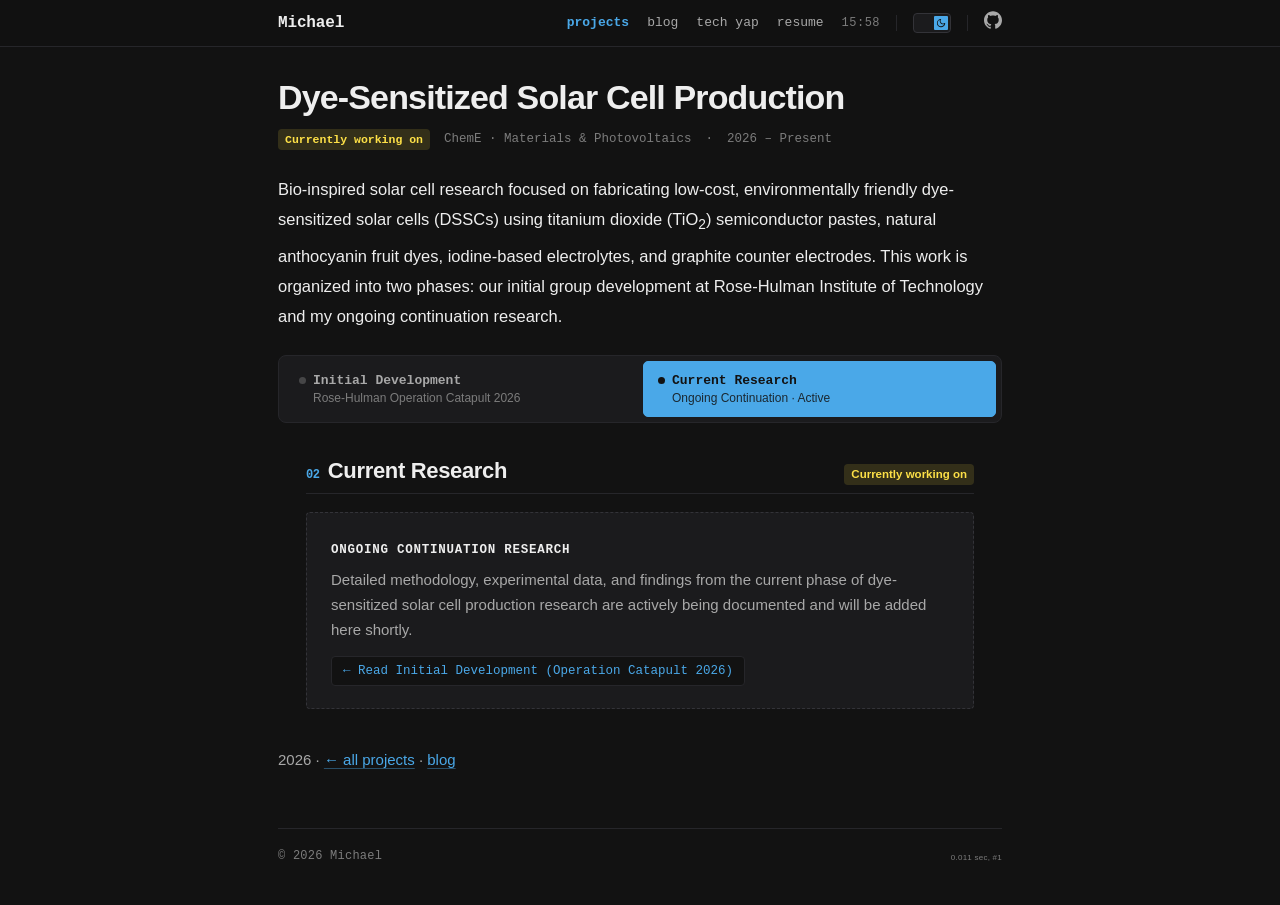
<file: dssc-research.html>
<!DOCTYPE html>
<html lang="en">
<head>
  <meta charset="UTF-8">
  <meta name="viewport" content="width=device-width, initial-scale=1">
  <meta name="theme-color" content="#f4f1ea">
  <title>vert.study</title>
  <link rel="icon" type="image/svg+xml" href="assets/favicon.svg">
  <link rel="apple-touch-icon" href="assets/images/logo.jpg">
  <link rel="stylesheet" href="assets/css/global.css">

  <script>
    function applyTheme() {
      let savedTheme = null
      try {
        savedTheme = localStorage.getItem('dark')
      } catch (e) {}
      const meta = document.querySelector('meta[name=theme-color]')
      if (savedTheme !== null) {
        if (savedTheme === 'true') {
          document.documentElement.classList.add('dark')
          meta.setAttribute('content', '#0c0c0e')
        } else {
          document.documentElement.classList.remove('dark')
          meta.setAttribute('content', '#f4f1ea')
        }
      } else {
        document.documentElement.classList.add('dark')
        meta.setAttribute('content', '#0c0c0e')
      }
    }
    applyTheme()
  </script>

  <style>
    .post-header-meta {
      display: flex;
      flex-wrap: wrap;
      align-items: center;
      gap: 10px 14px;
      margin: -10px 0 24px;
      font-family: var(--font-family-mono), monospace;
      font-size: 12.5px;
      color: var(--c-text-3);
    }

    .status-badge {
      display: inline-block;
      padding: 2px 7px;
      border-radius: var(--radius);
      background: var(--c-green-soft);
      color: var(--c-green-1);
      font-weight: 600;
      font-size: 11.5px;
    }

    .status-badge.is-active {
      background: var(--c-amber-soft);
      color: var(--c-amber-1);
    }

    .status-badge.is-current {
      background: rgba(250, 204, 21, 0.18);
      color: #a16207;
    }

    .dark .status-badge.is-current {
      background: rgba(253, 224, 71, 0.14);
      color: #fde047;
    }

    .status-badge.is-award {
      background: var(--c-yellow-soft);
      color: var(--c-yellow-1);
    }

    .category-bar {
      display: grid;
      grid-template-columns: repeat(2, 1fr);
      gap: 6px;
      padding: 5px;
      margin: 24px 0 30px;
      background: var(--c-bg-alt);
      border: 1px solid var(--c-divider);
      border-radius: 8px;
    }

    .category-btn {
      display: flex;
      flex-direction: column;
      align-items: flex-start;
      gap: 3px;
      text-align: left;
      padding: 11px 14px;
      border-radius: 5px;
      border: 1px solid transparent;
      background: transparent;
      color: var(--c-text-2);
      cursor: pointer;
      transition: border-color 0.15s ease, color 0.15s ease, background-color 0.15s ease, box-shadow 0.15s ease;
    }

    .category-btn .tab-title {
      display: flex;
      align-items: center;
      gap: 7px;
      font-family: var(--font-family-mono), monospace;
      font-size: 13px;
      font-weight: 600;
      color: inherit;
    }

    .category-btn .tab-dot {
      width: 7px;
      height: 7px;
      border-radius: 50%;
      background: var(--c-text-3);
      opacity: 0.45;
      flex-shrink: 0;
    }

    .category-btn .tab-sub {
      font-size: 12px;
      color: var(--c-text-3);
      padding-left: 14px;
    }

    .category-btn:hover:not(.active) {
      background: var(--c-bg);
      border-color: var(--c-divider);
      color: var(--c-text-1);
    }

    .category-btn.active {
      background: var(--c-brand-1);
      border-color: var(--c-brand-1);
      color: var(--c-on-brand);
      box-shadow: var(--shadow-1);
    }

    .category-btn.active .tab-title {
      font-weight: 700;
    }

    .category-btn.active .tab-dot {
      background: var(--c-on-brand);
      opacity: 1;
    }

    .category-btn.active .tab-sub {
      color: var(--c-on-brand);
      opacity: 0.85;
    }

    @media (max-width: 560px) {
      .category-bar {
        grid-template-columns: 1fr;
      }
    }

    .research-section.hidden {
      display: none;
    }

    .category-header {
      display: flex;
      flex-wrap: wrap;
      align-items: baseline;
      justify-content: space-between;
      gap: 8px 16px;
      margin: 34px 0 14px;
      padding-bottom: 8px;
      border-bottom: 1px solid var(--c-divider);
    }

    .category-header h2 {
      margin: 0;
      padding: 0;
      border: none;
      font-size: 22px;
    }

    .category-tag {
      font-family: var(--font-family-mono), monospace;
      font-size: 12px;
      font-weight: 700;
      color: var(--c-brand-1);
      margin-right: 8px;
    }

    .spec-grid {
      display: grid;
      grid-template-columns: repeat(4, 1fr);
      gap: 0;
      margin: 22px 0 28px;
      border-top: 1px solid var(--c-divider);
      border-bottom: 1px solid var(--c-divider);
    }

    .spec-item {
      padding: 10px 12px 10px 0;
      background: transparent;
      border: none;
    }

    .spec-label {
      display: block;
      font-family: var(--font-family-mono), monospace;
      font-size: 11px;
      color: var(--c-text-3);
      margin-bottom: 3px;
    }

    .spec-value {
      font-family: var(--font-family-mono), monospace;
      font-size: 13.5px;
      font-weight: 600;
      color: var(--c-text-1);
    }

    .award-box {
      margin: 20px 0 28px;
      padding: 18px 20px;
      background: color-mix(in oklch, var(--c-amber-3) 9%, var(--c-bg-alt));
      border: 1px solid color-mix(in oklch, var(--c-amber-3) 32%, var(--c-divider));
      border-radius: var(--radius);
    }

    .award-head {
      display: flex;
      flex-wrap: wrap;
      align-items: center;
      gap: 10px;
      margin-bottom: 8px;
    }

    .award-title {
      font-size: 16.5px;
      font-weight: 700;
      color: var(--c-text-1);
    }

    .award-box p {
      margin: 0 0 14px;
      font-size: 14.5px;
      line-height: 1.6;
      color: var(--c-text-2);
    }

    .award-placeholder {
      display: flex;
      flex-direction: column;
      align-items: center;
      justify-content: center;
      text-align: center;
      gap: 6px;
      min-height: 180px;
      padding: 24px 18px;
      border: 1.5px dashed var(--c-border);
      border-radius: var(--radius);
      background: var(--c-bg);
      color: var(--c-text-3);
      font-family: var(--font-family-mono), monospace;
      font-size: 12.5px;
    }

    .award-placeholder strong {
      color: var(--c-text-2);
      font-size: 13px;
    }

    figure img {
      display: block;
      max-width: 100%;
      height: auto;
      border-radius: var(--radius);
      border: 1px solid var(--c-divider);
      background: #1e1e1e;
    }

    .two-col-grid {
      display: grid;
      grid-template-columns: repeat(2, 1fr);
      gap: 20px;
      margin: 18px 0 26px;
    }

    .info-card {
      padding: 16px 18px;
      background: var(--c-bg-alt);
      border: 1px solid var(--c-divider);
      border-radius: var(--radius);
    }

    .info-card h3 {
      margin: 0 0 10px;
      font-size: 15px;
      font-weight: 700;
      color: var(--c-text-1);
    }

    .info-card ul {
      margin: 0;
      padding-left: 1.1rem;
      list-style: disc;
    }

    .info-card li {
      font-size: 14px;
      line-height: 1.6;
      color: var(--c-text-2);
      margin-top: 3px;
    }

    .info-card li strong {
      color: var(--c-text-1);
    }

    .data-table-wrap {
      overflow-x: auto;
      margin: 16px 0 26px;
      border: 1px solid var(--c-divider);
      border-radius: var(--radius);
      background: var(--c-bg-alt);
    }

    .data-table {
      width: 100%;
      border-collapse: collapse;
      font-size: 14px;
      line-height: 1.55;
    }

    .data-table th,
    .data-table td {
      text-align: left;
      padding: 10px 14px;
      border-bottom: 1px solid var(--c-divider);
      vertical-align: top;
    }

    .data-table tr:last-child td {
      border-bottom: none;
    }

    .data-table th {
      font-family: var(--font-family-mono), monospace;
      font-size: 11.5px;
      text-transform: uppercase;
      letter-spacing: 0.06em;
      color: var(--c-text-3);
      background: var(--c-bg);
    }

    .data-table td {
      color: var(--c-text-2);
    }

    .data-table td strong {
      color: var(--c-text-1);
      font-family: var(--font-family-mono), monospace;
      font-size: 13px;
    }

    .paper-block {
      margin: 26px 0 32px;
      padding: 22px 24px;
      background: var(--c-bg-alt);
      border: 1px solid var(--c-divider);
      border-radius: var(--radius);
    }

    .paper-label {
      font-family: var(--font-family-mono), monospace;
      font-size: 11.5px;
      text-transform: uppercase;
      letter-spacing: 0.08em;
      color: var(--c-brand-1);
      margin-bottom: 6px;
    }

    .paper-block h3 {
      margin: 22px 0 8px;
      font-size: 17px;
      color: var(--c-text-1);
    }

    .paper-block h3:first-of-type {
      margin-top: 8px;
    }

    .paper-block p {
      margin: 10px 0 14px;
      font-size: 15.5px;
      line-height: 28px;
      color: var(--c-text-2);
    }

    .paper-block p:last-child {
      margin-bottom: 0;
    }

    .wip-card {
      margin: 18px 0 28px;
      padding: 22px 24px;
      background: var(--c-bg-alt);
      border: 1px dashed var(--c-border);
      border-radius: var(--radius);
      color: var(--c-text-2);
    }

    .wip-card p {
      margin: 8px 0 0;
      font-size: 15px;
      line-height: 1.65;
    }

    .post-meta-bar {
      margin-inline: auto;
      margin-top: 40px;
      margin-bottom: 40px;
      display: flex;
      gap: 16px;
      justify-content: space-between;
      align-items: center;
      padding-inline: var(--main-padding);
      max-width: var(--max-width);
      color: var(--c-text-2);
      font-size: 15px;
    }

    .post-meta-actions {
      display: flex;
      gap: 16px;
      align-items: center;
    }

    .post-meta-actions > div {
      display: flex;
      align-items: center;
      gap: 5px;
      font-size: 16px;
    }

    .post-meta-actions button {
      all: unset;
      cursor: pointer;
      display: inline-flex;
      align-items: center;
      gap: 5px;
    }

    .post-meta-actions button:hover {
      color: var(--c-brand-1);
    }

    @media (max-width: 700px) {
      .spec-grid {
        grid-template-columns: repeat(2, 1fr);
      }

      .two-col-grid {
        grid-template-columns: 1fr;
      }

      .paper-block {
        padding: 18px 16px;
      }
    }
  </style>
</head>
<body>

<div class="nav-container">
  <nav>
    <div class="nav-title">
      <a href="index.html">Michael</a>
    </div>

    <div class="nav-menu nav-mobile">
      <div class="nav-element">
        <button class="dark-toggle" role="switch" aria-label="Toggle dark mode">
          <span class="dark-toggle__check">
            <span class="dark-toggle__icon">
              <svg class="sun" aria-hidden="true" focusable="false"><use xlink:href="#sun"></use></svg>
              <svg class="moon" aria-hidden="true" focusable="false"><use xlink:href="#moon"></use></svg>
            </span>
          </span>
        </button>
      </div>
      <div class="nav-element">
        <a href="" class="hamburger-toggle" aria-label="Toggle menu">
          <svg aria-hidden="true" focusable="false">
            <use xlink:href="#menu"></use>
          </svg>
        </a>
      </div>
    </div>

    <div class="nav-popup">
      <a href="projects.html">projects</a>
      <a href="blog.html">blog</a>
      <a href="tech-yap.html">tech yap</a>
      <a href="resume.html">resume</a>
      <a href="https://github.com/Kashak213">github</a>
    </div>

    <div class="nav-menu nav-desktop">
      <div class="nav-element">
        <a href="projects.html" style="color: var(--c-brand-1); font-weight: 600;">projects</a>
        <a href="blog.html">blog</a>
      <a href="tech-yap.html">tech yap</a>
        <a href="resume.html">resume</a>
        <div class="my-time" data-timezone="America/New_York" title="Time in my timezone (EST)" tabindex="0">
          19:33
        </div>
      </div>
      <div class="nav-element">
        <button class="dark-toggle" role="switch" aria-label="Toggle dark mode">
          <span class="dark-toggle__check">
            <span class="dark-toggle__icon">
              <svg class="sun" aria-hidden="true" focusable="false"><use xlink:href="#sun"></use></svg>
              <svg class="moon" aria-hidden="true" focusable="false"><use xlink:href="#moon"></use></svg>
            </span>
          </span>
        </button>
      </div>
      <div class="nav-element">
        <a href="https://github.com/Kashak213" aria-label="GitHub" title="GitHub profile">
          <svg aria-hidden="true" focusable="false">
            <use xlink:href="#github"></use>
          </svg>
        </a>
      </div>
    </div>
  </nav>
</div>

<main>
  <h1>Dye-Sensitized Solar Cell Production</h1>

  <div class="post-header-meta">
    <span class="status-badge is-current">Currently working on</span>
    <span>ChemE · Materials &amp; Photovoltaics</span>
    <span>·</span>
    <span>2026 – Present</span>
  </div>

  <p>
    Bio-inspired solar cell research focused on fabricating low-cost, environmentally friendly dye-sensitized solar cells (DSSCs) using titanium dioxide (TiO<sub>2</sub>) semiconductor pastes, natural anthocyanin fruit dyes, iodine-based electrolytes, and graphite counter electrodes. This work is organized into two phases: our initial group development at Rose-Hulman Institute of Technology and my ongoing continuation research.
  </p>

  <div class="category-bar" role="tablist" aria-label="Select research phase">
    <button type="button" class="category-btn" role="tab" aria-selected="false" aria-controls="initial-development" data-phase="initial">
      <span class="tab-title"><span class="tab-dot" aria-hidden="true"></span>Initial Development</span>
      <span class="tab-sub">Rose-Hulman Operation Catapult 2026</span>
    </button>
    <button type="button" class="category-btn active" role="tab" aria-selected="true" aria-controls="current-research" data-phase="current">
      <span class="tab-title"><span class="tab-dot" aria-hidden="true"></span>Current Research</span>
      <span class="tab-sub">Ongoing Continuation · Active</span>
    </button>
  </div>

  <!-- PHASE 01: INITIAL DEVELOPMENT -->
  <section id="initial-development" class="research-section hidden" role="tabpanel" data-phase="initial">
    <div class="category-header">
      <h2><span class="category-tag">01</span>Initial Development — Operation Catapult 2026</h2>
      <span class="status-badge">Completed</span>
    </div>

    <p>
      Our initial research began as a four-person group project (<strong>Team 12 — "Berry Good Solar Cells"</strong>) alongside Oliver Boghian, Devin Gross, and Walter Heeger during <strong>Operation Catapult 2026</strong> at the <strong>Rose-Hulman Institute of Technology</strong>. Over the course of the summer engineering program, we iterated through six TiO<sub>2</sub> paste formulations, compared rutile and anatase crystal structures on FTO and ITO conductive glass, and evaluated five berry-derived anthocyanin dyes for peak voltage and stability.
    </p>

    <div class="spec-grid">
      <div class="spec-item">
        <span class="spec-label">Peak Cell Output</span>
        <span class="spec-value">0.75 V (Trial 6)</span>
      </div>
      <div class="spec-item">
        <span class="spec-label">Series Array</span>
        <span class="spec-value">1.319 V</span>
      </div>
      <div class="spec-item">
        <span class="spec-label">Paste Iterations</span>
        <span class="spec-value">6 Formulations</span>
      </div>
      <div class="spec-item">
        <span class="spec-label">Dyes Tested</span>
        <span class="spec-value">5 Fruit Extracts</span>
      </div>
    </div>

    <div class="award-box">
      <div class="award-head">
        <span class="status-badge is-award">Award</span>
        <span class="award-title">Professor-Nominated Top Research Award</span>
      </div>
      <p>
        Team 12 was selected by Rose-Hulman faculty for the professor-nominated <strong>Top Research Award</strong> at Operation Catapult 2026 for our systematic paste engineering, material analysis, and reproducible cell performance.
      </p>
      <div class="award-placeholder">
        <strong>[ Award Photo Placeholder ]</strong>
        <span>Picture of the professor-nominated Top Research Award will be added here.</span>
      </div>
    </div>

    <figure>
      <img src="assets/images/dssc/operation-catapult-poster.jpg" alt="Team 12 Operation Catapult 2026 research poster titled Berry Good Solar Cells at Rose-Hulman Institute of Technology, showing solar cell assembly, paste refining trials, anthocyanin dye analysis, and multimeter voltage results">
      <figcaption>Team 12 research poster from Rose-Hulman Operation Catapult 2026 — fabrication process, paste refining trials, berry dye comparison, and series-wired multimeter output (1.319 V).</figcaption>
    </figure>

    <h3>Final Paste Formulation &amp; Assembly</h3>
    <div class="two-col-grid">
      <div class="info-card">
        <h3>Final Paste Composition (Trial 6)</h3>
        <ul>
          <li><strong>3.2 g</strong> TiO<sub>2</sub> (Anatase)</li>
          <li><strong>2.75 mL</strong> Ethanol</li>
          <li><strong>1.0 mL</strong> Acetic acid</li>
          <li><strong>5.0 mL</strong> Deionized water</li>
          <li><strong>0.65 g</strong> Ethyl cellulose (binder)</li>
          <li><strong>3.5 mL</strong> Ethylene glycol / PEG (slurry binder)</li>
          <li><strong>0.2 mL</strong> Triton X-100 (dispersion &amp; wetting agent)</li>
        </ul>
      </div>
      <div class="info-card">
        <h3>Fabrication Workflow</h3>
        <ul>
          <li><strong>Mix &amp; Sonicate:</strong> Combine metal oxide, solvents, and binders, then sonicate to eliminate clumps.</li>
          <li><strong>Coat &amp; Cure:</strong> Spread evenly on conductive glass (ITO/FTO), air dry to bind, then bake on a hotplate.</li>
          <li><strong>Sensitize:</strong> Soak the cured TiO<sub>2</sub> slide in filtered berry juice to adsorb anthocyanin dye.</li>
          <li><strong>Assemble:</strong> Stack against a graphite-coated counter electrode with iodine electrolyte and clamp.</li>
        </ul>
      </div>
    </div>

    <h3>Paste Refining Trials (Tested with Blackberry Dye)</h3>
    <div class="data-table-wrap">
      <table class="data-table">
        <thead>
          <tr>
            <th>Trial</th>
            <th>Formulation</th>
            <th>Voltage</th>
            <th>Mechanical Notes</th>
          </tr>
        </thead>
        <tbody>
          <tr>
            <td><strong>Trial 1</strong></td>
            <td>DI Water + Ethanol + Acetic acid + TiO<sub>2</sub> (Anatase)</td>
            <td><strong>0.000 V</strong></td>
            <td>Rubbed off — no binding agent</td>
          </tr>
          <tr>
            <td><strong>Trial 2</strong></td>
            <td>DI Water + Ethanol + Acetic acid + TiO<sub>2</sub> (Anatase) + Ethyl Cellulose</td>
            <td><strong>0.637 V</strong></td>
            <td>Weak adhesion, prone to flaking</td>
          </tr>
          <tr>
            <td><strong>Trial 3</strong></td>
            <td>DI Water + Ethanol + Acetic acid + TiO<sub>2</sub> (Rutile) + Glycol + Ethyl Cellulose</td>
            <td><strong>0.720 V</strong></td>
            <td>Improved binding, uneven texture</td>
          </tr>
          <tr>
            <td><strong>Trial 4</strong></td>
            <td>DI Water + Ethanol + Acetic acid + TiO<sub>2</sub> (Rutile) + Glycol + Ethyl Cellulose (gel premix)</td>
            <td><strong>0.000 V</strong></td>
            <td>Rubbed off — binder gel too thick and grainy</td>
          </tr>
          <tr>
            <td><strong>Trial 5</strong></td>
            <td>DI Water + Ethanol + Acetic acid + TiO<sub>2</sub> (Rutile) + Glycol + Ethyl Cellulose + Triton X-100</td>
            <td><strong>0.620 V</strong></td>
            <td>Very stable, smooth and homogeneous</td>
          </tr>
          <tr>
            <td><strong>Trial 6</strong></td>
            <td>DI Water + Ethanol + Acetic acid + TiO<sub>2</sub> (Anatase) + Glycol + Ethyl Cellulose + Triton X-100</td>
            <td><strong>0.750 V</strong></td>
            <td>Very stable — best shape retention &amp; dye adsorption</td>
          </tr>
        </tbody>
      </table>
    </div>

    <h3>Berry Dye Performance Comparison (Trial 6 Paste)</h3>
    <div class="data-table-wrap">
      <table class="data-table">
        <thead>
          <tr>
            <th>Berry Dye</th>
            <th>Measured Voltage</th>
            <th>Primary Anthocyanin Compounds</th>
          </tr>
        </thead>
        <tbody>
          <tr>
            <td><strong>Strawberries</strong></td>
            <td><strong>0.75 V</strong></td>
            <td>Pelargonidin-3-glucoside</td>
          </tr>
          <tr>
            <td><strong>Blackberries</strong></td>
            <td><strong>0.71 V</strong></td>
            <td>Cyanidin-3-glucoside, small fraction of cyanidin-3-rutinoside</td>
          </tr>
          <tr>
            <td><strong>Pomegranate</strong></td>
            <td><strong>0.69 V</strong></td>
            <td>Cyanidin 3,5-diglucoside, delphinidin-3-glucoside, cyanidin-3-glucoside (+ natural co-sensitizers)</td>
          </tr>
          <tr>
            <td><strong>Dark Cherries</strong></td>
            <td><strong>0.65 V</strong></td>
            <td>Cyanidin-3-glucoside, cyanidin-3-rutinoside (+ natural co-sensitizers)</td>
          </tr>
          <tr>
            <td><strong>Blueberries</strong></td>
            <td><strong>0.23 V</strong></td>
            <td>Delphinidin-, malvidin-, petunidin-, cyanidin-, and peonidin-3-glucoside</td>
          </tr>
        </tbody>
      </table>
    </div>

    <article class="paper-block">
      <div class="paper-label">Final Research Paper · Team 12 (Operation Catapult 2026)</div>

      <h3>Introduction, Problem Statement, and Background Information</h3>
      <p>
        Solar power is the future of energy generation. However, solar panels need costly and finite materials like silicon, silver, and copper. We decided to create a solar cell using fruit dyes, titanium oxide pastes, an electrolyte solution, and graphite which are in abundance, cheaper, and more environmentally friendly. A dye-sensitive solar cell works when light passes through a glass layer to a dye. First, sunlight passes through a transparent glass layer to strike a natural fruit dye made of anthocyanins (the organic plant pigments found in berries). Anthocyanin is a good replacement for ruthenium-based dyes typically found in solar panels being currently used. Ruthenium is more effective but is a very harmful chemical if released into nature and water sources. While anthocyanin is not as effective, it is far more environmentally friendly and much easier to access, making it cheaper. The light energy hitting the top side of the panel (dyed with anthocyanin in our case) is converted to electrical energy with the help of the anthocyanin molecules in the paste. When the dye absorbs the light, it knocks electrons free. These loose electrons quickly jump into a semiconductor layer and travel through an external circuit to create an electric current. In our solar cell, our semiconductor layer was the titanium oxide paste. To keep the current flowing, a liquid electrolyte solution safely carries replacement electrons back to reset the anthocyanin dye layer. Finally, a thin layer of graphite acts as a catalyst on the opposite glass surface, speeding up the transfer of those electrons from the circuit back into the electrolyte. This complete loop allows a homemade or bio-inspired solar cell to continuously convert light into electricity using safe, plant-based materials.
      </p>

      <h3>Design Process</h3>
      <p>
        The first and most important step in making a solar cell is having a strong stable paste. In order to have an effective paste we tried many different combinations of chemicals with the goal of having the smoothest and most stable paste for our dye to soak into. Our biggest issues we found in making pastes were frequent cracks and weak paste structure. Our first three formulations lacked stability and wiped off easily, so we introduced ethyl cellulose and ethylene glycol as binding agents. Our approach was to first mix the measured amounts of the Glycol and cellulose to make first a thick gel that we then mixed into our main beaker with the ethanol, acetic acid, and TiO2. Our fourth attempt using this method worked well in the aspect of binding the material together and onto the glass, but the mixture was coarse and grainy making it hard to spread evenly and ineffective to dye. We concluded that the thickness of our glycol and cellulose binder was the problem as it was too thick making the mixture the texture we observed. In our fifth trial, we added more glycol to make the binder more of a slurry texture rather than a thick grainy goo like it was before. The result was a paste that we were able to spread evenly across the glass without clumps sticking out of the surface. While spreading, we did have a problem with some areas of the mixture containing more cellulose than others and therefore had some uneven binding when baked and complications during spreading. We added some Triton X-100 to the next trial in order to ensure the cellulose spreads evenly throughout the mixture making it more homogenous. The triton x-100 acted as a dispersion agent for the cellulose as well as a wetting agent not only making the mixture much more homogenous but also much easier to spread expediting the process of cell making. With a solid foundation and almost all of our complications resolved, we decided to switch the TiO2 to anatase from rutile. The reason why is that anatase has been observed to be more effective, and there was much more information and tests with it from previous years. We repeated trial 5 only replacing TiO2 (rutile) with TiO2 (anatase). We did run into some complications while baking as our first prototypes started to peel off of the glass when heat was applied and slightly turned a brown color. We figured out that we needed to first let the cells air dry so the binder has enough time to stick to the glass as applying heat too quickly doesn’t allow for this to happen before the paste dries. Also, the glass was a large factor as they used two types of glass, FTO and ITO. The FTO glass was smaller, yet worked better from what we observed. The ITO glass worked worse with more frequent defects in binding and more common cracks, but had a larger surface area. We used ITO because of its larger surface area since it did perform slightly better in terms of voltage. We produced 5 panels using the final paste on ITO glass that all hit a range of 0.65-0.78 volts, all using different berry juice dyes with different types of Anthocyanin in the dyes.
      </p>

      <h3>Results and Reflection</h3>
      <p>
        A solar cell with anatase TiO2 usually produced more volts than a solar cell with rutile TiO2. TiO2 anatase has a higher electron transport rate, which allows for more dye adsorption. There were three clear winners in the berries. They were strawberries, blackberries, and pomegranate. However, you can’t really define a winner due to the small amount and the variability in the tests. Strawberries produce the most voltage because they have a specific type of anthocyanin called pelargonidin-3-glucoside. This type of anthocyanin can bind tightly together on the surface. Also, strawberries are very acidic, which allows the TiO2 paste to be more positively charged. Additionally, strawberry juice is easy to extract, which allows for no physical barriers on the slide. This is the opposite of blackberries and blueberries which have a lot of pulp and skin that makes it harder to filter. This caused there to be “gunk” on the slide, which makes it less efficient. However, even with this “gunk”, blackberries still produced a high voltage because blackberry dye is purple-black. This allows for the dye to absorb a lot of the light. Additionally, it strongly absorbs light in the green-to-yellow range, which is a common range of light. Pomegranates performed with a high voltage too because the dye was really easy to extract. That means the dye was able to be applied really evenly. Additionally, pomegranates have delphinidin glycosides, which allow for a more reliable path for electrons to move. Furthermore, pomegranates and black-cherries have natural co-sensitizers. These co-sensitizers fill the blank spaces on the TiO2 paste where dye doesn’t stick. Moreover, co-sensitizers form a protective barrier that prevents the liquid electrolytes from directly touching the TiO2, which keeps current stable. There is one berry you shouldn’t use, and that’s blueberries. Not only is the paste really hard to extract, the blueberry dye produces a really low voltage. In the real-world, because strawberries and blackberries produce or have the opportunity to produce the most voltage, they work the best in places that need a high energy demand or where maintenance is easy. On the other hand, dye-sensitive solar cells are the best at being low-energy cheap solar cells. Therefore, these solar cells could be used in remote communities throughout the world to produce energy. Consequently, pomegranate dye would be the best type of dye because of its reliability and high voltage. The lesson our group learned is that through efficient trial and error and teamwork, you can constantly improve on concepts. If we had to do it again, our team would most likely use a capacitor in order to power an LED. Our current solar panels are too inconsistent, so allowing a capacitor to store up charge would allow for the LED to be powered for a quick second. No matter what dye or solar cell you use, it’s important to prioritize solar and renewable energy in the future.
      </p>
    </article>
  </section>

  <!-- PHASE 02: CURRENT RESEARCH -->
  <section id="current-research" class="research-section" role="tabpanel" data-phase="current">
    <div class="category-header">
      <h2><span class="category-tag">02</span>Current Research</h2>
      <span class="status-badge is-current">Currently working on</span>
    </div>

    <div class="wip-card">
      <strong style="color: var(--c-text-1); font-family: var(--font-family-mono), monospace; font-size: 12.5px; text-transform: uppercase; letter-spacing: 0.06em;">Ongoing Continuation Research</strong>
      <p>
        Detailed methodology, experimental data, and findings from the current phase of dye-sensitized solar cell production research are actively being documented and will be added here shortly.
      </p>
      <p style="margin-top: 14px;">
        <button type="button" class="b" id="jump-to-initial" style="cursor: pointer; font-family: var(--font-family-mono), monospace; font-size: 12.5px; padding: 7px 11px; border: 1px solid var(--c-divider); border-radius: var(--radius); background: var(--c-bg); color: var(--c-brand-1);">← Read Initial Development (Operation Catapult 2026)</button>
      </p>
    </div>
  </section>
</main>

<div class="post-meta-bar">
  <div>2026 · <a href="projects.html">← all projects</a> · <a href="blog.html">blog</a></div>
</div>

<footer>
  <div class="footer-links">
    <div>© 2026 Michael</div>
    <div style="font-family: Tahoma, sans-serif">
      <span style="font-size: 8px" title="Page generation time">
        0.011 sec,
      </span>
      <span style="font-size: 8px" title="Unique page views">
        #1
      </span>
    </div>
  </div>
</footer>

<svg style="display: none" aria-hidden="true" focusable="false">
  <symbol id="sun" viewBox="0 0 24 24">
    <path d="M12,18c-3.3,0-6-2.7-6-6s2.7-6,6-6s6,2.7,6,6S15.3,18,12,18zM12,8c-2.2,0-4,1.8-4,4c0,2.2,1.8,4,4,4c2.2,0,4-1.8,4-4C16,9.8,14.2,8,12,8z"></path>
    <path d="M12,4c-0.6,0-1-0.4-1-1V1c0-0.6,0.4-1,1-1s1,0.4,1,1v2C13,3.6,12.6,4,12,4z"></path>
    <path d="M12,24c-0.6,0-1-0.4-1-1v-2c0-0.6,0.4-1,1-1s1,0.4,1,1v2C13,23.6,12.6,24,12,24z"></path>
    <path d="M5.6,6.6c-0.3,0-0.5-0.1-0.7-0.3L3.5,4.9c-0.4-0.4-0.4-1,0-1.4s1-0.4,1.4,0l1.4,1.4c0.4,0.4,0.4,1,0,1.4C6.2,6.5,5.9,6.6,5.6,6.6z"></path>
    <path d="M19.8,20.8c-0.3,0-0.5-0.1-0.7-0.3l-1.4-1.4c-0.4-0.4-0.4-1,0-1.4s1-0.4,1.4,0l1.4,1.4c0.4,0.4,0.4,1,0,1.4C20.3,20.7,20,20.8,19.8,20.8z"></path>
    <path d="M3,13H1c-0.6,0-1-0.4-1-1s0.4-1,1-1h2c0.6,0,1,0.4,1,1S3.6,13,3,13z"></path>
    <path d="M23,13h-2c-0.6,0-1-0.4-1-1s0.4-1,1-1h2c0.6,0,1,0.4,1,1S23.6,13,23,13z"></path>
    <path d="M4.2,20.8c-0.3,0-0.5-0.1-0.7-0.3c-0.4-0.4-0.4-1,0-1.4l1.4-1.4c0.4-0.4,1-0.4,1.4,0s0.4,1,0,1.4l-1.4,1.4C4.7,20.7,4.5,20.8,4.2,20.8z"></path>
    <path d="M18.4,6.6c-0.3,0-0.5-0.1-0.7-0.3c-0.4-0.4-0.4-1,0-1.4l1.4-1.4c0.4-0.4,1-0.4,1.4,0s0.4,1,0,1.4l-1.4,1.4C18.9,6.5,18.6,6.6,18.4,6.6z"></path>
  </symbol>
  <symbol id="moon" viewBox="0 0 24 24">
    <path d="M12.1,22c-0.3,0-0.6,0-0.9,0c-5.5-0.5-9.5-5.4-9-10.9c0.4-4.8,4.2-8.6,9-9c0.4,0,0.8,0.2,1,0.5c0.2,0.3,0.2,0.8-0.1,1.1c-2,2.7-1.4,6.4,1.3,8.4c2.1,1.6,5,1.6,7.1,0c0.3-0.2,0.7-0.3,1.1-0.1c0.3,0.2,0.5,0.6,0.5,1c-0.2,2.7-1.5,5.1-3.6,6.8C16.6,21.2,14.4,22,12.1,22zM9.3,4.4c-2.9,1-5,3.6-5.2,6.8c-0.4,4.4,2.8,8.3,7.2,8.7c2.1,0.2,4.2-0.4,5.8-1.8c1.1-0.9,1.9-2.1,2.4-3.4c-2.5,0.9-5.3,0.5-7.5-1.1C9.2,11.4,8.1,7.7,9.3,4.4z"></path>
  </symbol>
  <symbol id="github" viewBox="0 0 24 24">
    <path d="M12 .297c-6.63 0-12 5.373-12 12 0 5.303 3.438 9.8 8.205 11.385.6.113.82-.258.82-.577 0-.285-.01-1.04-.015-2.04-3.338.724-4.042-1.61-4.042-1.61C4.422 18.07 3.633 17.7 3.633 17.7c-1.087-.744.084-.729.084-.729 1.205.084 1.838 1.236 1.838 1.236 1.07 1.835 2.809 1.305 3.495.998.108-.776.417-1.305.76-1.605-2.665-.3-5.466-1.332-5.466-5.93 0-1.31.465-2.38 1.235-3.22-.135-.303-.54-1.523.105-3.176 0 0 1.005-.322 3.3 1.23.96-.267 1.98-.399 3-.405 1.02.006 2.04.138 3 .405 2.28-1.552 3.285-1.23 3.285-1.23.645 1.653.24 2.873.12 3.176.765.84 1.23 1.91 1.23 3.22 0 4.61-2.805 5.625-5.475 5.92.42.36.81 1.096.81 2.22 0 1.606-.015 2.896-.015 3.286 0 .315.21.69.825.57C20.565 22.092 24 17.592 24 12.297c0-6.627-5.373-12-12-12"></path>
  </symbol>
  <symbol id="menu" viewBox="0 0 24 24">
    <path d="M3 6h18v2H3zm0 5h18v2H3zm0 5h18v2H3z"></path>
  </symbol>
</svg>

<script src="assets/js/main.js"></script>
<script>
  const phaseBtns = document.querySelectorAll('.category-btn')
  const sections = document.querySelectorAll('.research-section')

  function activatePhase(phase) {
    phaseBtns.forEach((b) => {
      const isActive = b.dataset.phase === phase
      b.classList.toggle('active', isActive)
      b.setAttribute('aria-selected', isActive ? 'true' : 'false')
    })
    sections.forEach((s) => {
      s.classList.toggle('hidden', s.dataset.phase !== phase)
    })
  }

  phaseBtns.forEach((btn) => {
    btn.addEventListener('click', () => activatePhase(btn.dataset.phase))
  })

  const jumpToInitial = document.getElementById('jump-to-initial')
  if (jumpToInitial) {
    jumpToInitial.addEventListener('click', () => {
      activatePhase('initial')
      window.scrollTo({ top: 0, behavior: 'smooth' })
    })
  }

  function openPhaseFromHash() {
    const hash = window.location.hash ? window.location.hash.slice(1) : ''
    if (hash === 'initial-development') activatePhase('initial')
    else activatePhase('current')
  }

  openPhaseFromHash()
  window.addEventListener('hashchange', openPhaseFromHash)
</script>
</body>
</html>
</file>
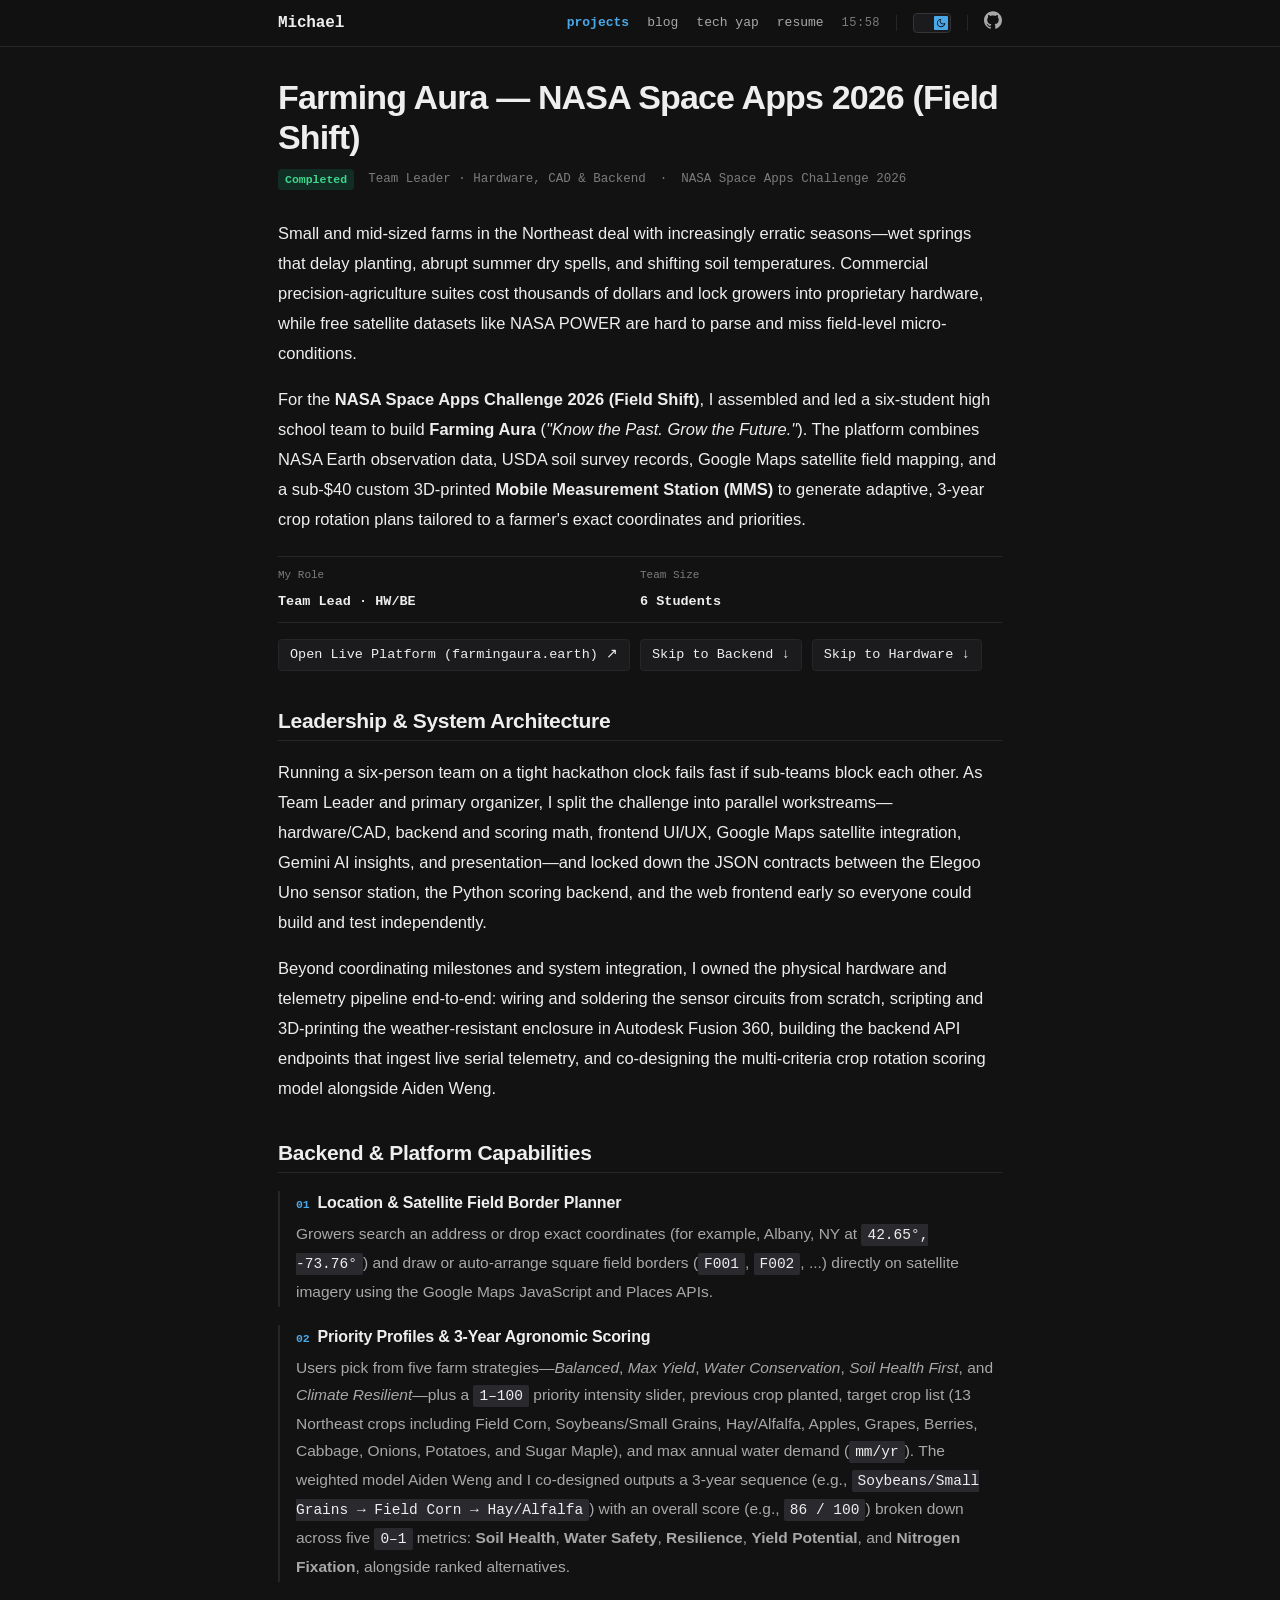
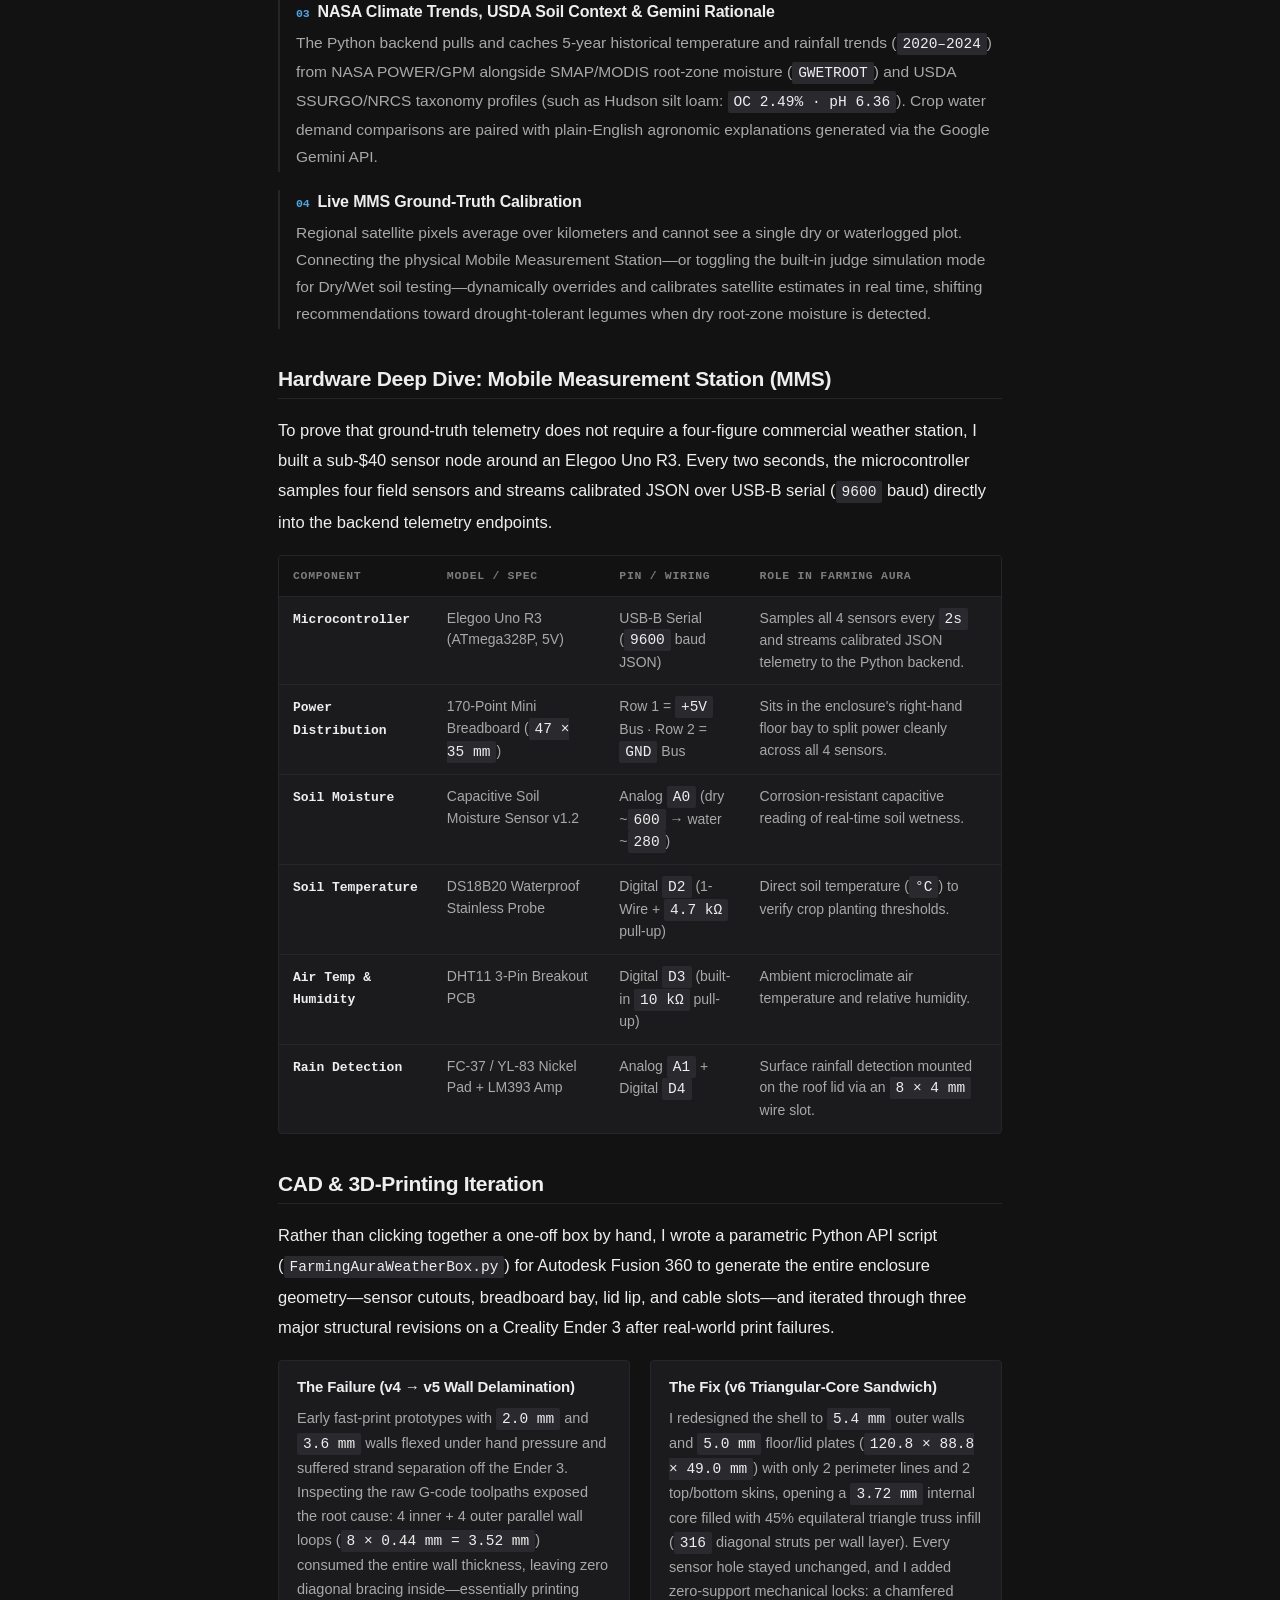
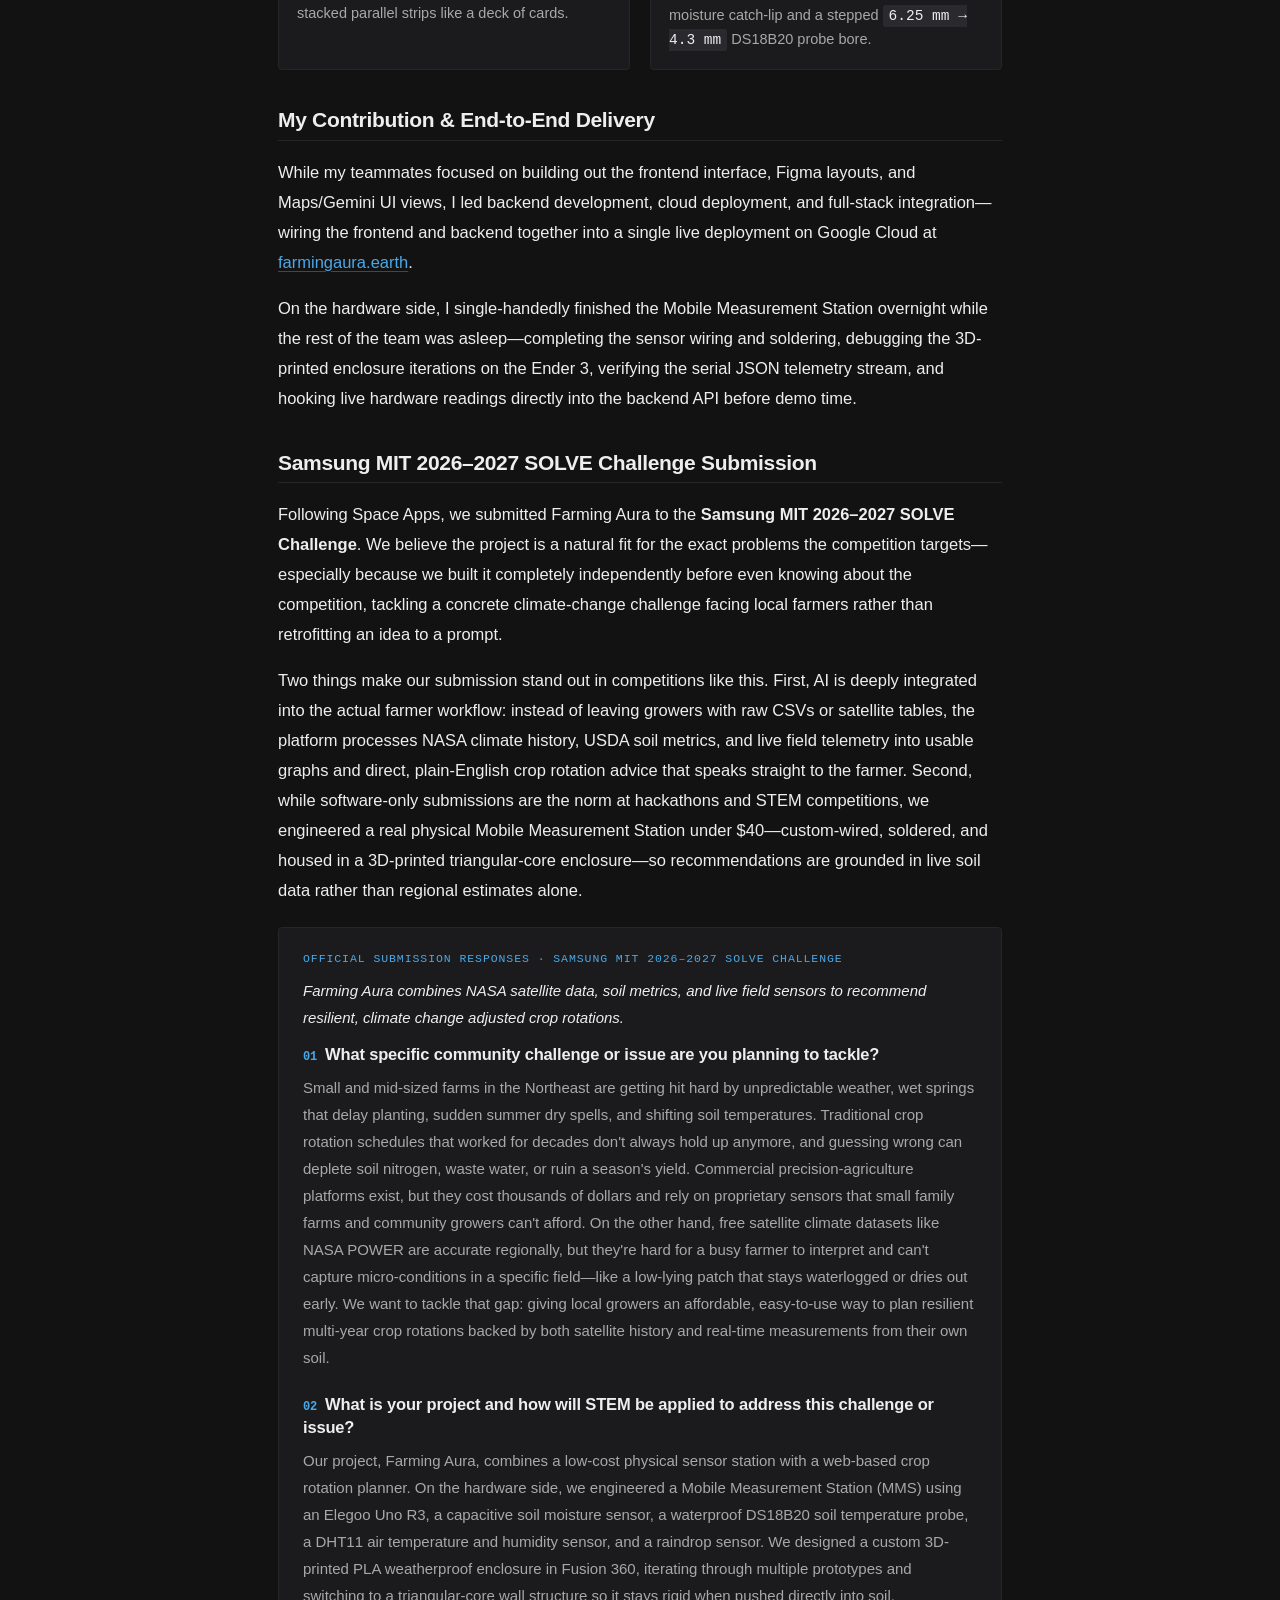
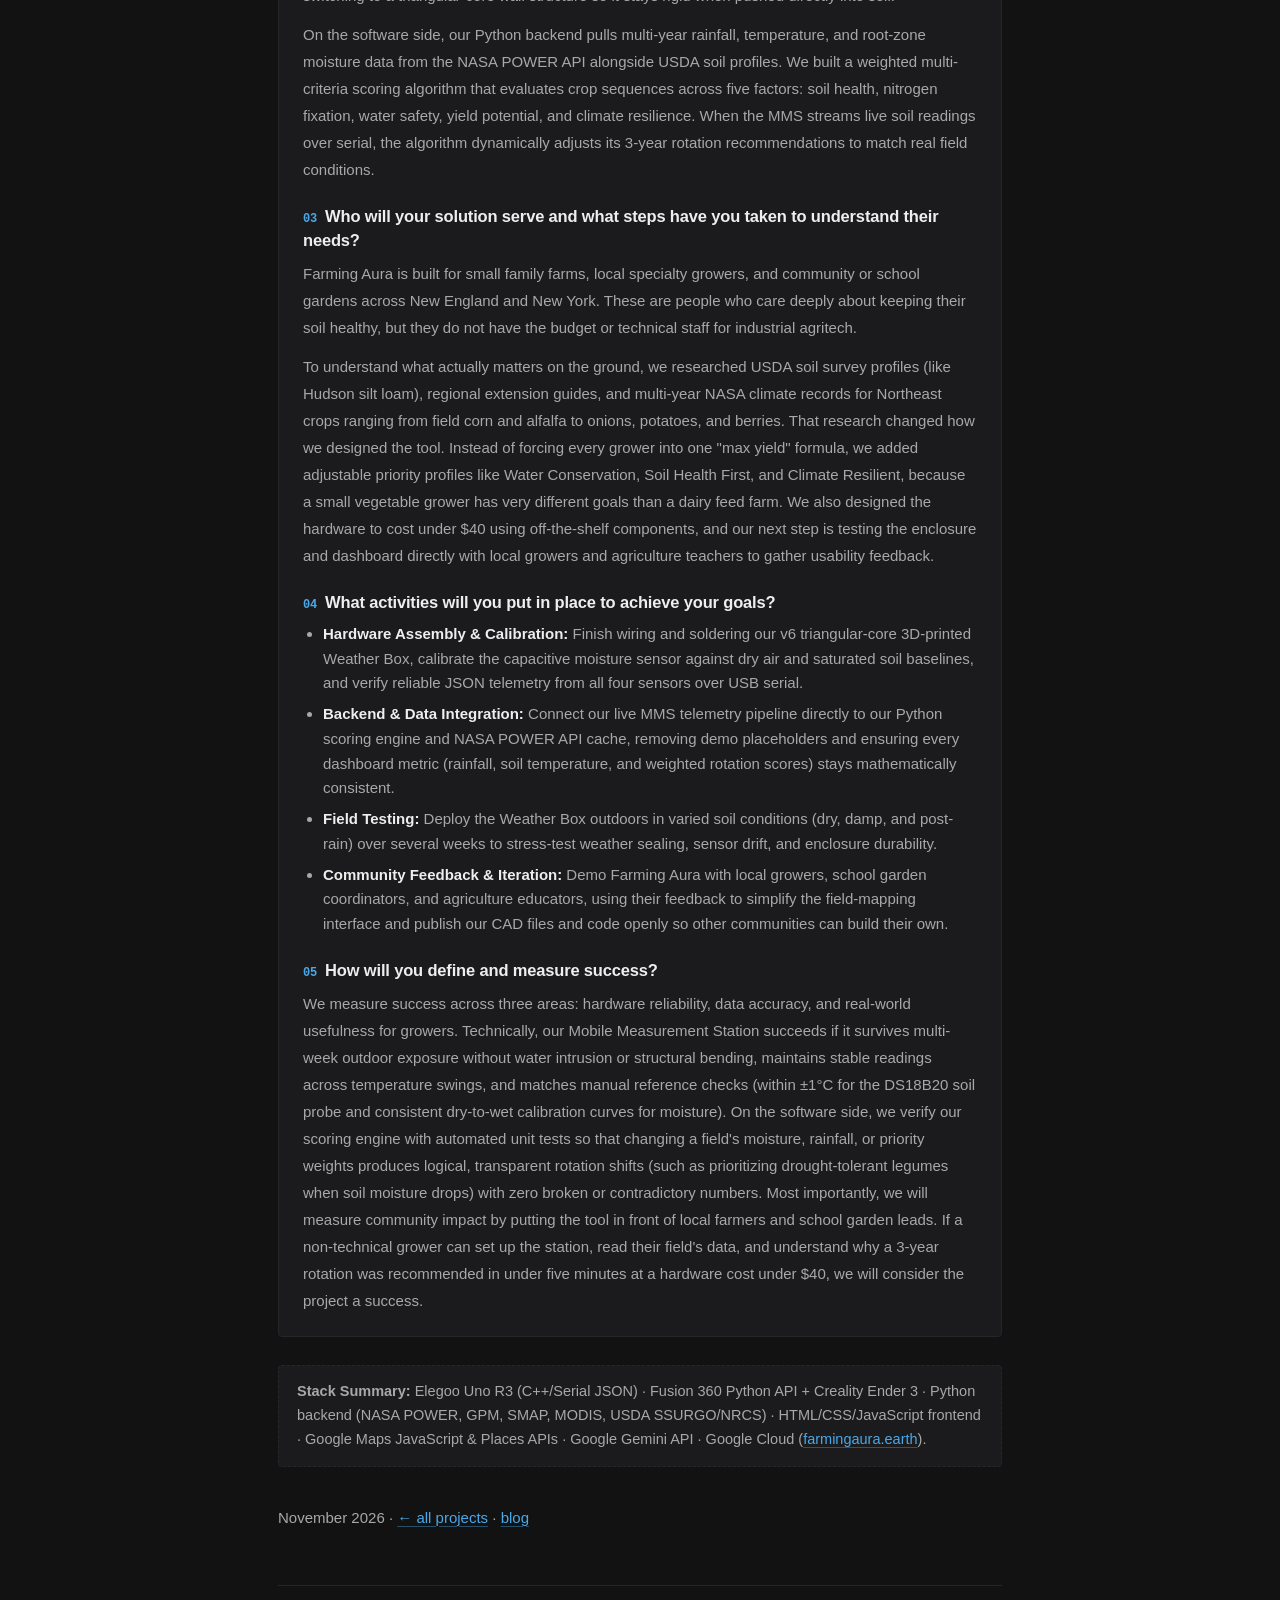
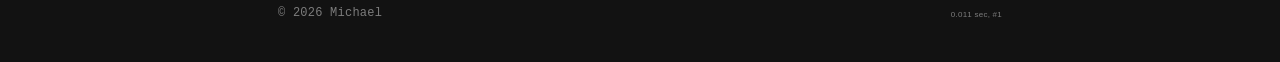
<file: farming-aura.html>
<!DOCTYPE html>
<html lang="en">
<head>
  <meta charset="UTF-8">
  <meta name="viewport" content="width=device-width, initial-scale=1">
  <meta name="theme-color" content="#f4f1ea">
  <title>vert.study — Farming Aura (NASA Space Apps 2026)</title>
  <link rel="icon" type="image/svg+xml" href="assets/favicon.svg">
  <link rel="apple-touch-icon" href="assets/images/logo.jpg">
  <link rel="stylesheet" href="assets/css/global.css">

  <script>
    function applyTheme() {
      let savedTheme = null
      try {
        savedTheme = localStorage.getItem('dark')
      } catch (e) {}
      const meta = document.querySelector('meta[name=theme-color]')
      if (savedTheme !== null) {
        if (savedTheme === 'true') {
          document.documentElement.classList.add('dark')
          meta.setAttribute('content', '#0c0c0e')
        } else {
          document.documentElement.classList.remove('dark')
          meta.setAttribute('content', '#f4f1ea')
        }
      } else {
        document.documentElement.classList.add('dark')
        meta.setAttribute('content', '#0c0c0e')
      }
    }
    applyTheme()
  </script>

  <style>
    html {
      scroll-behavior: smooth;
    }

    h2[id] {
      scroll-margin-top: 72px;
    }

    .post-header-meta {
      display: flex;
      flex-wrap: wrap;
      align-items: center;
      gap: 10px 14px;
      margin: -10px 0 28px;
      font-family: var(--font-family-mono), monospace;
      font-size: 12.5px;
      color: var(--c-text-3);
    }

    .status-badge {
      display: inline-block;
      padding: 2px 7px;
      border-radius: var(--radius);
      background: var(--c-green-soft);
      color: var(--c-green-1);
      font-weight: 600;
      font-size: 11.5px;
    }

    .spec-grid {
      display: grid;
      grid-template-columns: repeat(2, 1fr);
      gap: 0;
      margin: 22px 0 28px;
      border-top: 1px solid var(--c-divider);
      border-bottom: 1px solid var(--c-divider);
    }

    .spec-item {
      padding: 10px 12px 10px 0;
      background: transparent;
      border: none;
    }

    .spec-label {
      display: block;
      font-family: var(--font-family-mono), monospace;
      font-size: 11px;
      color: var(--c-text-3);
      margin-bottom: 3px;
    }

    .spec-value {
      font-family: var(--font-family-mono), monospace;
      font-size: 13.5px;
      font-weight: 600;
      color: var(--c-text-1);
    }

    .two-col-grid {
      display: grid;
      grid-template-columns: repeat(2, 1fr);
      gap: 20px;
      margin: 18px 0 26px;
    }

    .info-card {
      padding: 16px 18px;
      background: var(--c-bg-alt);
      border: 1px solid var(--c-divider);
      border-radius: var(--radius);
    }

    .info-card h3 {
      margin: 0 0 10px;
      font-size: 15px;
      font-weight: 700;
      color: var(--c-text-1);
    }

    .info-card p {
      margin: 0;
      font-size: 14.5px;
      line-height: 1.65;
      color: var(--c-text-2);
    }

    .info-card ul {
      margin: 0;
      padding-left: 1.1rem;
      list-style: disc;
    }

    .info-card li {
      font-size: 14.5px;
      line-height: 1.6;
      color: var(--c-text-2);
      margin-top: 4px;
    }

    .info-card li strong {
      color: var(--c-text-1);
    }

    .data-table-wrap {
      overflow-x: auto;
      margin: 18px 0 28px;
      border: 1px solid var(--c-divider);
      border-radius: var(--radius);
      background: var(--c-bg-alt);
    }

    .data-table {
      width: 100%;
      border-collapse: collapse;
      font-size: 14px;
      line-height: 1.55;
    }

    .data-table th,
    .data-table td {
      text-align: left;
      padding: 11px 14px;
      border-bottom: 1px solid var(--c-divider);
      vertical-align: top;
    }

    .data-table tr:last-child td {
      border-bottom: none;
    }

    .data-table th {
      font-family: var(--font-family-mono), monospace;
      font-size: 11.5px;
      text-transform: uppercase;
      letter-spacing: 0.06em;
      color: var(--c-text-3);
      background: var(--c-bg);
    }

    .data-table td {
      color: var(--c-text-2);
    }

    .data-table td strong {
      color: var(--c-text-1);
      font-family: var(--font-family-mono), monospace;
      font-size: 13px;
    }

    .stage-list {
      display: flex;
      flex-direction: column;
      gap: 18px;
      margin: 18px 0 28px;
    }

    .stage-card {
      padding: 2px 0 2px 16px;
      background: transparent;
      border: none;
      border-left: 2px solid var(--c-divider);
      border-radius: 0;
    }

    .stage-card h3 {
      margin: 0 0 6px;
      font-size: 16px;
      line-height: 1.3;
      color: var(--c-text-1);
    }

    .stage-card .stage-tag {
      font-family: var(--font-family-mono), monospace;
      font-size: 11.5px;
      color: var(--c-brand-1);
      margin-right: 8px;
      font-weight: 700;
    }

    .stage-card p {
      margin: 0;
      font-size: 15.5px;
      line-height: 27px;
      color: var(--c-text-2);
    }

    .callout-note {
      margin: 22px 0 28px;
      padding: 14px 18px;
      background: var(--c-bg-alt);
      border: 1px dashed var(--c-divider);
      border-radius: var(--radius);
      font-size: 14.5px;
      line-height: 1.65;
      color: var(--c-text-2);
    }

    .paper-block {
      margin: 22px 0 28px;
      padding: 22px 24px;
      background: var(--c-bg-alt);
      border: 1px solid var(--c-divider);
      border-radius: var(--radius);
    }

    .paper-label {
      font-family: var(--font-family-mono), monospace;
      font-size: 11.5px;
      text-transform: uppercase;
      letter-spacing: 0.08em;
      color: var(--c-brand-1);
      margin-bottom: 10px;
    }

    .paper-block .qa-q {
      margin: 22px 0 8px;
      font-size: 16.5px;
      line-height: 1.4;
      color: var(--c-text-1);
    }

    .paper-block .qa-q:first-of-type {
      margin-top: 10px;
    }

    .paper-block .qa-num {
      font-family: var(--font-family-mono), monospace;
      font-size: 12px;
      font-weight: 700;
      color: var(--c-brand-1);
      margin-right: 8px;
    }

    .paper-block p {
      margin: 8px 0 12px;
      font-size: 15px;
      line-height: 27px;
      color: var(--c-text-2);
    }

    .paper-block ul {
      margin: 8px 0 12px;
      padding-left: 1.25rem;
      list-style: disc;
    }

    .paper-block li {
      font-size: 15px;
      line-height: 1.65;
      color: var(--c-text-2);
      margin-top: 6px;
    }

    .paper-block li strong {
      color: var(--c-text-1);
    }

    .paper-block p:last-child {
      margin-bottom: 0;
    }

    .post-meta-bar {
      margin-inline: auto;
      margin-top: 40px;
      margin-bottom: 40px;
      display: flex;
      gap: 16px;
      justify-content: space-between;
      align-items: center;
      padding-inline: var(--main-padding);
      max-width: var(--max-width);
      color: var(--c-text-2);
      font-size: 15px;
    }

    @media (max-width: 700px) {
      .spec-grid {
        grid-template-columns: repeat(2, 1fr);
      }

      .two-col-grid {
        grid-template-columns: 1fr;
      }
    }
  </style>
</head>
<body>

<div class="nav-container">
  <nav>
    <div class="nav-title">
      <a href="index.html">Michael</a>
    </div>

    <div class="nav-menu nav-mobile">
      <div class="nav-element">
        <button class="dark-toggle" role="switch" aria-label="Toggle dark mode">
          <span class="dark-toggle__check">
            <span class="dark-toggle__icon">
              <svg class="sun" aria-hidden="true" focusable="false"><use xlink:href="#sun"></use></svg>
              <svg class="moon" aria-hidden="true" focusable="false"><use xlink:href="#moon"></use></svg>
            </span>
          </span>
        </button>
      </div>
      <div class="nav-element">
        <a href="" class="hamburger-toggle" aria-label="Toggle menu">
          <svg aria-hidden="true" focusable="false">
            <use xlink:href="#menu"></use>
          </svg>
        </a>
      </div>
    </div>

    <div class="nav-popup">
      <a href="projects.html">projects</a>
      <a href="blog.html">blog</a>
      <a href="tech-yap.html">tech yap</a>
      <a href="resume.html">resume</a>
      <a href="https://github.com/Kashak213">github</a>
    </div>

    <div class="nav-menu nav-desktop">
      <div class="nav-element">
        <a href="projects.html" style="color: var(--c-brand-1); font-weight: 600;">projects</a>
        <a href="blog.html">blog</a>
      <a href="tech-yap.html">tech yap</a>
        <a href="resume.html">resume</a>
        <div class="my-time" data-timezone="America/New_York" title="Time in my timezone (EST)" tabindex="0">
          19:33
        </div>
      </div>
      <div class="nav-element">
        <button class="dark-toggle" role="switch" aria-label="Toggle dark mode">
          <span class="dark-toggle__check">
            <span class="dark-toggle__icon">
              <svg class="sun" aria-hidden="true" focusable="false"><use xlink:href="#sun"></use></svg>
              <svg class="moon" aria-hidden="true" focusable="false"><use xlink:href="#moon"></use></svg>
            </span>
          </span>
        </button>
      </div>
      <div class="nav-element">
        <a href="https://github.com/Kashak213" aria-label="GitHub" title="GitHub profile">
          <svg aria-hidden="true" focusable="false">
            <use xlink:href="#github"></use>
          </svg>
        </a>
      </div>
    </div>
  </nav>
</div>

<main>
  <h1>Farming Aura — NASA Space Apps 2026 (Field Shift)</h1>

  <div class="post-header-meta">
    <span class="status-badge">Completed</span>
    <span>Team Leader · Hardware, CAD &amp; Backend</span>
    <span>·</span>
    <span>NASA Space Apps Challenge 2026</span>
  </div>

  <p>
    Small and mid-sized farms in the Northeast deal with increasingly erratic seasons—wet springs that delay planting, abrupt summer dry spells, and shifting soil temperatures. Commercial precision-agriculture suites cost thousands of dollars and lock growers into proprietary hardware, while free satellite datasets like NASA POWER are hard to parse and miss field-level micro-conditions.
  </p>

  <p>
    For the <strong>NASA Space Apps Challenge 2026 (Field Shift)</strong>, I assembled and led a six-student high school team to build <strong>Farming Aura</strong> (<em>"Know the Past. Grow the Future."</em>). The platform combines NASA Earth observation data, USDA soil survey records, Google Maps satellite field mapping, and a sub-$40 custom 3D-printed <strong>Mobile Measurement Station (MMS)</strong> to generate adaptive, 3-year crop rotation plans tailored to a farmer's exact coordinates and priorities.
  </p>

  <div class="spec-grid">
    <div class="spec-item">
      <span class="spec-label">My Role</span>
      <span class="spec-value">Team Lead · HW/BE</span>
    </div>
    <div class="spec-item">
      <span class="spec-label">Team Size</span>
      <span class="spec-value">6 Students</span>
    </div>
  </div>

  <div style="display: flex; flex-wrap: wrap; gap: 10px; margin: -12px 0 28px;">
    <a class="b" href="https://farmingaura.earth" target="_blank" rel="noopener">Open Live Platform (farmingaura.earth) ↗</a>
    <a class="b" href="#backend">Skip to Backend ↓</a>
    <a class="b" href="#hardware">Skip to Hardware ↓</a>
  </div>

  <h2>Leadership &amp; System Architecture</h2>

  <p>
    Running a six-person team on a tight hackathon clock fails fast if sub-teams block each other. As Team Leader and primary organizer, I split the challenge into parallel workstreams—hardware/CAD, backend and scoring math, frontend UI/UX, Google Maps satellite integration, Gemini AI insights, and presentation—and locked down the JSON contracts between the Elegoo Uno sensor station, the Python scoring backend, and the web frontend early so everyone could build and test independently.
  </p>

  <p>
    Beyond coordinating milestones and system integration, I owned the physical hardware and telemetry pipeline end-to-end: wiring and soldering the sensor circuits from scratch, scripting and 3D-printing the weather-resistant enclosure in Autodesk Fusion 360, building the backend API endpoints that ingest live serial telemetry, and co-designing the multi-criteria crop rotation scoring model alongside Aiden Weng.
  </p>

  <h2 id="backend">Backend &amp; Platform Capabilities</h2>

  <div class="stage-list">
    <div class="stage-card">
      <h3><span class="stage-tag">01</span>Location &amp; Satellite Field Border Planner</h3>
      <p>
        Growers search an address or drop exact coordinates (for example, Albany, NY at <code>42.65°, -73.76°</code>) and draw or auto-arrange square field borders (<code>F001</code>, <code>F002</code>, ...) directly on satellite imagery using the Google Maps JavaScript and Places APIs.
      </p>
    </div>

    <div class="stage-card">
      <h3><span class="stage-tag">02</span>Priority Profiles &amp; 3-Year Agronomic Scoring</h3>
      <p>
        Users pick from five farm strategies—<em>Balanced</em>, <em>Max Yield</em>, <em>Water Conservation</em>, <em>Soil Health First</em>, and <em>Climate Resilient</em>—plus a <code>1–100</code> priority intensity slider, previous crop planted, target crop list (13 Northeast crops including Field Corn, Soybeans/Small Grains, Hay/Alfalfa, Apples, Grapes, Berries, Cabbage, Onions, Potatoes, and Sugar Maple), and max annual water demand (<code>mm/yr</code>). The weighted model Aiden Weng and I co-designed outputs a 3-year sequence (e.g., <code>Soybeans/Small Grains → Field Corn → Hay/Alfalfa</code>) with an overall score (e.g., <code>86 / 100</code>) broken down across five <code>0–1</code> metrics: <strong>Soil Health</strong>, <strong>Water Safety</strong>, <strong>Resilience</strong>, <strong>Yield Potential</strong>, and <strong>Nitrogen Fixation</strong>, alongside ranked alternatives.
      </p>
    </div>

    <div class="stage-card">
      <h3><span class="stage-tag">03</span>NASA Climate Trends, USDA Soil Context &amp; Gemini Rationale</h3>
      <p>
        The Python backend pulls and caches 5-year historical temperature and rainfall trends (<code>2020–2024</code>) from NASA POWER/GPM alongside SMAP/MODIS root-zone moisture (<code>GWETROOT</code>) and USDA SSURGO/NRCS taxonomy profiles (such as Hudson silt loam: <code>OC 2.49% · pH 6.36</code>). Crop water demand comparisons are paired with plain-English agronomic explanations generated via the Google Gemini API.
      </p>
    </div>

    <div class="stage-card">
      <h3><span class="stage-tag">04</span>Live MMS Ground-Truth Calibration</h3>
      <p>
        Regional satellite pixels average over kilometers and cannot see a single dry or waterlogged plot. Connecting the physical Mobile Measurement Station—or toggling the built-in judge simulation mode for Dry/Wet soil testing—dynamically overrides and calibrates satellite estimates in real time, shifting recommendations toward drought-tolerant legumes when dry root-zone moisture is detected.
      </p>
    </div>
  </div>

  <h2 id="hardware">Hardware Deep Dive: Mobile Measurement Station (MMS)</h2>

  <p>
    To prove that ground-truth telemetry does not require a four-figure commercial weather station, I built a sub-$40 sensor node around an Elegoo Uno R3. Every two seconds, the microcontroller samples four field sensors and streams calibrated JSON over USB-B serial (<code>9600</code> baud) directly into the backend telemetry endpoints.
  </p>

  <div class="data-table-wrap">
    <table class="data-table">
      <thead>
        <tr>
          <th>Component</th>
          <th>Model / Spec</th>
          <th>Pin / Wiring</th>
          <th>Role in Farming Aura</th>
        </tr>
      </thead>
      <tbody>
        <tr>
          <td><strong>Microcontroller</strong></td>
          <td>Elegoo Uno R3 (ATmega328P, 5V)</td>
          <td>USB-B Serial (<code>9600</code> baud JSON)</td>
          <td>Samples all 4 sensors every <code>2s</code> and streams calibrated JSON telemetry to the Python backend.</td>
        </tr>
        <tr>
          <td><strong>Power Distribution</strong></td>
          <td>170-Point Mini Breadboard (<code>47 × 35 mm</code>)</td>
          <td>Row 1 = <code>+5V</code> Bus · Row 2 = <code>GND</code> Bus</td>
          <td>Sits in the enclosure's right-hand floor bay to split power cleanly across all 4 sensors.</td>
        </tr>
        <tr>
          <td><strong>Soil Moisture</strong></td>
          <td>Capacitive Soil Moisture Sensor v1.2</td>
          <td>Analog <code>A0</code> (dry ~<code>600</code> → water ~<code>280</code>)</td>
          <td>Corrosion-resistant capacitive reading of real-time soil wetness.</td>
        </tr>
        <tr>
          <td><strong>Soil Temperature</strong></td>
          <td>DS18B20 Waterproof Stainless Probe</td>
          <td>Digital <code>D2</code> (1-Wire + <code>4.7 kΩ</code> pull-up)</td>
          <td>Direct soil temperature (<code>°C</code>) to verify crop planting thresholds.</td>
        </tr>
        <tr>
          <td><strong>Air Temp &amp; Humidity</strong></td>
          <td>DHT11 3-Pin Breakout PCB</td>
          <td>Digital <code>D3</code> (built-in <code>10 kΩ</code> pull-up)</td>
          <td>Ambient microclimate air temperature and relative humidity.</td>
        </tr>
        <tr>
          <td><strong>Rain Detection</strong></td>
          <td>FC-37 / YL-83 Nickel Pad + LM393 Amp</td>
          <td>Analog <code>A1</code> + Digital <code>D4</code></td>
          <td>Surface rainfall detection mounted on the roof lid via an <code>8 × 4 mm</code> wire slot.</td>
        </tr>
      </tbody>
    </table>
  </div>

  <h2>CAD &amp; 3D-Printing Iteration</h2>

  <p>
    Rather than clicking together a one-off box by hand, I wrote a parametric Python API script (<code>FarmingAuraWeatherBox.py</code>) for Autodesk Fusion 360 to generate the entire enclosure geometry—sensor cutouts, breadboard bay, lid lip, and cable slots—and iterated through three major structural revisions on a Creality Ender 3 after real-world print failures.
  </p>

  <div class="two-col-grid">
    <div class="info-card">
      <h3>The Failure (v4 → v5 Wall Delamination)</h3>
      <p>
        Early fast-print prototypes with <code>2.0 mm</code> and <code>3.6 mm</code> walls flexed under hand pressure and suffered strand separation off the Ender 3. Inspecting the raw G-code toolpaths exposed the root cause: 4 inner + 4 outer parallel wall loops (<code>8 × 0.44 mm = 3.52 mm</code>) consumed the entire wall thickness, leaving zero diagonal bracing inside—essentially printing stacked parallel strips like a deck of cards.
      </p>
    </div>
    <div class="info-card">
      <h3>The Fix (v6 Triangular-Core Sandwich)</h3>
      <p>
        I redesigned the shell to <code>5.4 mm</code> outer walls and <code>5.0 mm</code> floor/lid plates (<code>120.8 × 88.8 × 49.0 mm</code>) with only 2 perimeter lines and 2 top/bottom skins, opening a <code>3.72 mm</code> internal core filled with 45% equilateral triangle truss infill (<code>316</code> diagonal struts per wall layer). Every sensor hole stayed unchanged, and I added zero-support mechanical locks: a chamfered moisture catch-lip and a stepped <code>6.25 mm → 4.3 mm</code> DS18B20 probe bore.
      </p>
    </div>
  </div>

  <h2>My Contribution &amp; End-to-End Delivery</h2>

  <p>
    While my teammates focused on building out the frontend interface, Figma layouts, and Maps/Gemini UI views, I led backend development, cloud deployment, and full-stack integration—wiring the frontend and backend together into a single live deployment on Google Cloud at <a href="https://farmingaura.earth" target="_blank" rel="noopener">farmingaura.earth</a>.
  </p>

  <p>
    On the hardware side, I single-handedly finished the Mobile Measurement Station overnight while the rest of the team was asleep—completing the sensor wiring and soldering, debugging the 3D-printed enclosure iterations on the Ender 3, verifying the serial JSON telemetry stream, and hooking live hardware readings directly into the backend API before demo time.
  </p>

  <h2 id="solve">Samsung MIT 2026–2027 SOLVE Challenge Submission</h2>

  <p>
    Following Space Apps, we submitted Farming Aura to the <strong>Samsung MIT 2026–2027 SOLVE Challenge</strong>. We believe the project is a natural fit for the exact problems the competition targets—especially because we built it completely independently before even knowing about the competition, tackling a concrete climate-change challenge facing local farmers rather than retrofitting an idea to a prompt.
  </p>

  <p>
    Two things make our submission stand out in competitions like this. First, AI is deeply integrated into the actual farmer workflow: instead of leaving growers with raw CSVs or satellite tables, the platform processes NASA climate history, USDA soil metrics, and live field telemetry into usable graphs and direct, plain-English crop rotation advice that speaks straight to the farmer. Second, while software-only submissions are the norm at hackathons and STEM competitions, we engineered a real physical Mobile Measurement Station under $40—custom-wired, soldered, and housed in a 3D-printed triangular-core enclosure—so recommendations are grounded in live soil data rather than regional estimates alone.
  </p>

  <article class="paper-block">
    <div class="paper-label">Official Submission Responses · Samsung MIT 2026–2027 SOLVE Challenge</div>
    <p style="font-style: italic; color: var(--c-text-1); margin-top: 0;">
      Farming Aura combines NASA satellite data, soil metrics, and live field sensors to recommend resilient, climate change adjusted crop rotations.
    </p>

    <h3 class="qa-q"><span class="qa-num">01</span>What specific community challenge or issue are you planning to tackle?</h3>
    <p>
      Small and mid-sized farms in the Northeast are getting hit hard by unpredictable weather, wet springs that delay planting, sudden summer dry spells, and shifting soil temperatures. Traditional crop rotation schedules that worked for decades don't always hold up anymore, and guessing wrong can deplete soil nitrogen, waste water, or ruin a season's yield. Commercial precision-agriculture platforms exist, but they cost thousands of dollars and rely on proprietary sensors that small family farms and community growers can't afford. On the other hand, free satellite climate datasets like NASA POWER are accurate regionally, but they're hard for a busy farmer to interpret and can't capture micro-conditions in a specific field—like a low-lying patch that stays waterlogged or dries out early. We want to tackle that gap: giving local growers an affordable, easy-to-use way to plan resilient multi-year crop rotations backed by both satellite history and real-time measurements from their own soil.
    </p>

    <h3 class="qa-q"><span class="qa-num">02</span>What is your project and how will STEM be applied to address this challenge or issue?</h3>
    <p>
      Our project, Farming Aura, combines a low-cost physical sensor station with a web-based crop rotation planner. On the hardware side, we engineered a Mobile Measurement Station (MMS) using an Elegoo Uno R3, a capacitive soil moisture sensor, a waterproof DS18B20 soil temperature probe, a DHT11 air temperature and humidity sensor, and a raindrop sensor. We designed a custom 3D-printed PLA weatherproof enclosure in Fusion 360, iterating through multiple prototypes and switching to a triangular-core wall structure so it stays rigid when pushed directly into soil.
    </p>
    <p>
      On the software side, our Python backend pulls multi-year rainfall, temperature, and root-zone moisture data from the NASA POWER API alongside USDA soil profiles. We built a weighted multi-criteria scoring algorithm that evaluates crop sequences across five factors: soil health, nitrogen fixation, water safety, yield potential, and climate resilience. When the MMS streams live soil readings over serial, the algorithm dynamically adjusts its 3-year rotation recommendations to match real field conditions.
    </p>

    <h3 class="qa-q"><span class="qa-num">03</span>Who will your solution serve and what steps have you taken to understand their needs?</h3>
    <p>
      Farming Aura is built for small family farms, local specialty growers, and community or school gardens across New England and New York. These are people who care deeply about keeping their soil healthy, but they do not have the budget or technical staff for industrial agritech.
    </p>
    <p>
      To understand what actually matters on the ground, we researched USDA soil survey profiles (like Hudson silt loam), regional extension guides, and multi-year NASA climate records for Northeast crops ranging from field corn and alfalfa to onions, potatoes, and berries. That research changed how we designed the tool. Instead of forcing every grower into one "max yield" formula, we added adjustable priority profiles like Water Conservation, Soil Health First, and Climate Resilient, because a small vegetable grower has very different goals than a dairy feed farm. We also designed the hardware to cost under $40 using off-the-shelf components, and our next step is testing the enclosure and dashboard directly with local growers and agriculture teachers to gather usability feedback.
    </p>

    <h3 class="qa-q"><span class="qa-num">04</span>What activities will you put in place to achieve your goals?</h3>
    <ul>
      <li><strong>Hardware Assembly &amp; Calibration:</strong> Finish wiring and soldering our v6 triangular-core 3D-printed Weather Box, calibrate the capacitive moisture sensor against dry air and saturated soil baselines, and verify reliable JSON telemetry from all four sensors over USB serial.</li>
      <li><strong>Backend &amp; Data Integration:</strong> Connect our live MMS telemetry pipeline directly to our Python scoring engine and NASA POWER API cache, removing demo placeholders and ensuring every dashboard metric (rainfall, soil temperature, and weighted rotation scores) stays mathematically consistent.</li>
      <li><strong>Field Testing:</strong> Deploy the Weather Box outdoors in varied soil conditions (dry, damp, and post-rain) over several weeks to stress-test weather sealing, sensor drift, and enclosure durability.</li>
      <li><strong>Community Feedback &amp; Iteration:</strong> Demo Farming Aura with local growers, school garden coordinators, and agriculture educators, using their feedback to simplify the field-mapping interface and publish our CAD files and code openly so other communities can build their own.</li>
    </ul>

    <h3 class="qa-q"><span class="qa-num">05</span>How will you define and measure success?</h3>
    <p>
      We measure success across three areas: hardware reliability, data accuracy, and real-world usefulness for growers. Technically, our Mobile Measurement Station succeeds if it survives multi-week outdoor exposure without water intrusion or structural bending, maintains stable readings across temperature swings, and matches manual reference checks (within ±1°C for the DS18B20 soil probe and consistent dry-to-wet calibration curves for moisture). On the software side, we verify our scoring engine with automated unit tests so that changing a field's moisture, rainfall, or priority weights produces logical, transparent rotation shifts (such as prioritizing drought-tolerant legumes when soil moisture drops) with zero broken or contradictory numbers. Most importantly, we will measure community impact by putting the tool in front of local farmers and school garden leads. If a non-technical grower can set up the station, read their field's data, and understand why a 3-year rotation was recommended in under five minutes at a hardware cost under $40, we will consider the project a success.
    </p>
  </article>

  <div class="callout-note">
    <strong>Stack Summary:</strong> Elegoo Uno R3 (C++/Serial JSON) · Fusion 360 Python API + Creality Ender 3 · Python backend (NASA POWER, GPM, SMAP, MODIS, USDA SSURGO/NRCS) · HTML/CSS/JavaScript frontend · Google Maps JavaScript &amp; Places APIs · Google Gemini API · Google Cloud (<a href="https://farmingaura.earth" target="_blank" rel="noopener">farmingaura.earth</a>).
  </div>
</main>

<div class="post-meta-bar">
  <div>November 2026 · <a href="projects.html">← all projects</a> · <a href="blog.html">blog</a></div>
</div>

<footer>
  <div class="footer-links">
    <div>© 2026 Michael</div>
    <div style="font-family: Tahoma, sans-serif">
      <span style="font-size: 8px" title="Page generation time">
        0.011 sec,
      </span>
      <span style="font-size: 8px" title="Unique page views">
        #1
      </span>
    </div>
  </div>
</footer>

<svg style="display: none" aria-hidden="true" focusable="false">
  <symbol id="sun" viewBox="0 0 24 24">
    <path d="M12,18c-3.3,0-6-2.7-6-6s2.7-6,6-6s6,2.7,6,6S15.3,18,12,18zM12,8c-2.2,0-4,1.8-4,4c0,2.2,1.8,4,4,4c2.2,0,4-1.8,4-4C16,9.8,14.2,8,12,8z"></path>
    <path d="M12,4c-0.6,0-1-0.4-1-1V1c0-0.6,0.4-1,1-1s1,0.4,1,1v2C13,3.6,12.6,4,12,4z"></path>
    <path d="M12,24c-0.6,0-1-0.4-1-1v-2c0-0.6,0.4-1,1-1s1,0.4,1,1v2C13,23.6,12.6,24,12,24z"></path>
    <path d="M5.6,6.6c-0.3,0-0.5-0.1-0.7-0.3L3.5,4.9c-0.4-0.4-0.4-1,0-1.4s1-0.4,1.4,0l1.4,1.4c0.4,0.4,0.4,1,0,1.4C6.2,6.5,5.9,6.6,5.6,6.6z"></path>
    <path d="M19.8,20.8c-0.3,0-0.5-0.1-0.7-0.3l-1.4-1.4c-0.4-0.4-0.4-1,0-1.4s1-0.4,1.4,0l1.4,1.4c0.4,0.4,0.4,1,0,1.4C20.3,20.7,20,20.8,19.8,20.8z"></path>
    <path d="M3,13H1c-0.6,0-1-0.4-1-1s0.4-1,1-1h2c0.6,0,1,0.4,1,1S3.6,13,3,13z"></path>
    <path d="M23,13h-2c-0.6,0-1-0.4-1-1s0.4-1,1-1h2c0.6,0,1,0.4,1,1S23.6,13,23,13z"></path>
    <path d="M4.2,20.8c-0.3,0-0.5-0.1-0.7-0.3c-0.4-0.4-0.4-1,0-1.4l1.4-1.4c0.4-0.4,1-0.4,1.4,0s0.4,1,0,1.4l-1.4,1.4C4.7,20.7,4.5,20.8,4.2,20.8z"></path>
    <path d="M18.4,6.6c-0.3,0-0.5-0.1-0.7-0.3c-0.4-0.4-0.4-1,0-1.4l1.4-1.4c0.4-0.4,1-0.4,1.4,0s0.4,1,0,1.4l-1.4,1.4C18.9,6.5,18.6,6.6,18.4,6.6z"></path>
  </symbol>
  <symbol id="moon" viewBox="0 0 24 24">
    <path d="M12.1,22c-0.3,0-0.6,0-0.9,0c-5.5-0.5-9.5-5.4-9-10.9c0.4-4.8,4.2-8.6,9-9c0.4,0,0.8,0.2,1,0.5c0.2,0.3,0.2,0.8-0.1,1.1c-2,2.7-1.4,6.4,1.3,8.4c2.1,1.6,5,1.6,7.1,0c0.3-0.2,0.7-0.3,1.1-0.1c0.3,0.2,0.5,0.6,0.5,1c-0.2,2.7-1.5,5.1-3.6,6.8C16.6,21.2,14.4,22,12.1,22zM9.3,4.4c-2.9,1-5,3.6-5.2,6.8c-0.4,4.4,2.8,8.3,7.2,8.7c2.1,0.2,4.2-0.4,5.8-1.8c1.1-0.9,1.9-2.1,2.4-3.4c-2.5,0.9-5.3,0.5-7.5-1.1C9.2,11.4,8.1,7.7,9.3,4.4z"></path>
  </symbol>
  <symbol id="github" viewBox="0 0 24 24">
    <path d="M12 .297c-6.63 0-12 5.373-12 12 0 5.303 3.438 9.8 8.205 11.385.6.113.82-.258.82-.577 0-.285-.01-1.04-.015-2.04-3.338.724-4.042-1.61-4.042-1.61C4.422 18.07 3.633 17.7 3.633 17.7c-1.087-.744.084-.729.084-.729 1.205.084 1.838 1.236 1.838 1.236 1.07 1.835 2.809 1.305 3.495.998.108-.776.417-1.305.76-1.605-2.665-.3-5.466-1.332-5.466-5.93 0-1.31.465-2.38 1.235-3.22-.135-.303-.54-1.523.105-3.176 0 0 1.005-.322 3.3 1.23.96-.267 1.98-.399 3-.405 1.02.006 2.04.138 3 .405 2.28-1.552 3.285-1.23 3.285-1.23.645 1.653.24 2.873.12 3.176.765.84 1.23 1.91 1.23 3.22 0 4.61-2.805 5.625-5.475 5.92.42.36.81 1.096.81 2.22 0 1.606-.015 2.896-.015 3.286 0 .315.21.69.825.57C20.565 22.092 24 17.592 24 12.297c0-6.627-5.373-12-12-12"></path>
  </symbol>
  <symbol id="menu" viewBox="0 0 24 24">
    <path d="M3 6h18v2H3zm0 5h18v2H3zm0 5h18v2H3z"></path>
  </symbol>
</svg>

<script src="assets/js/main.js"></script>
</body>
</html>
</file>
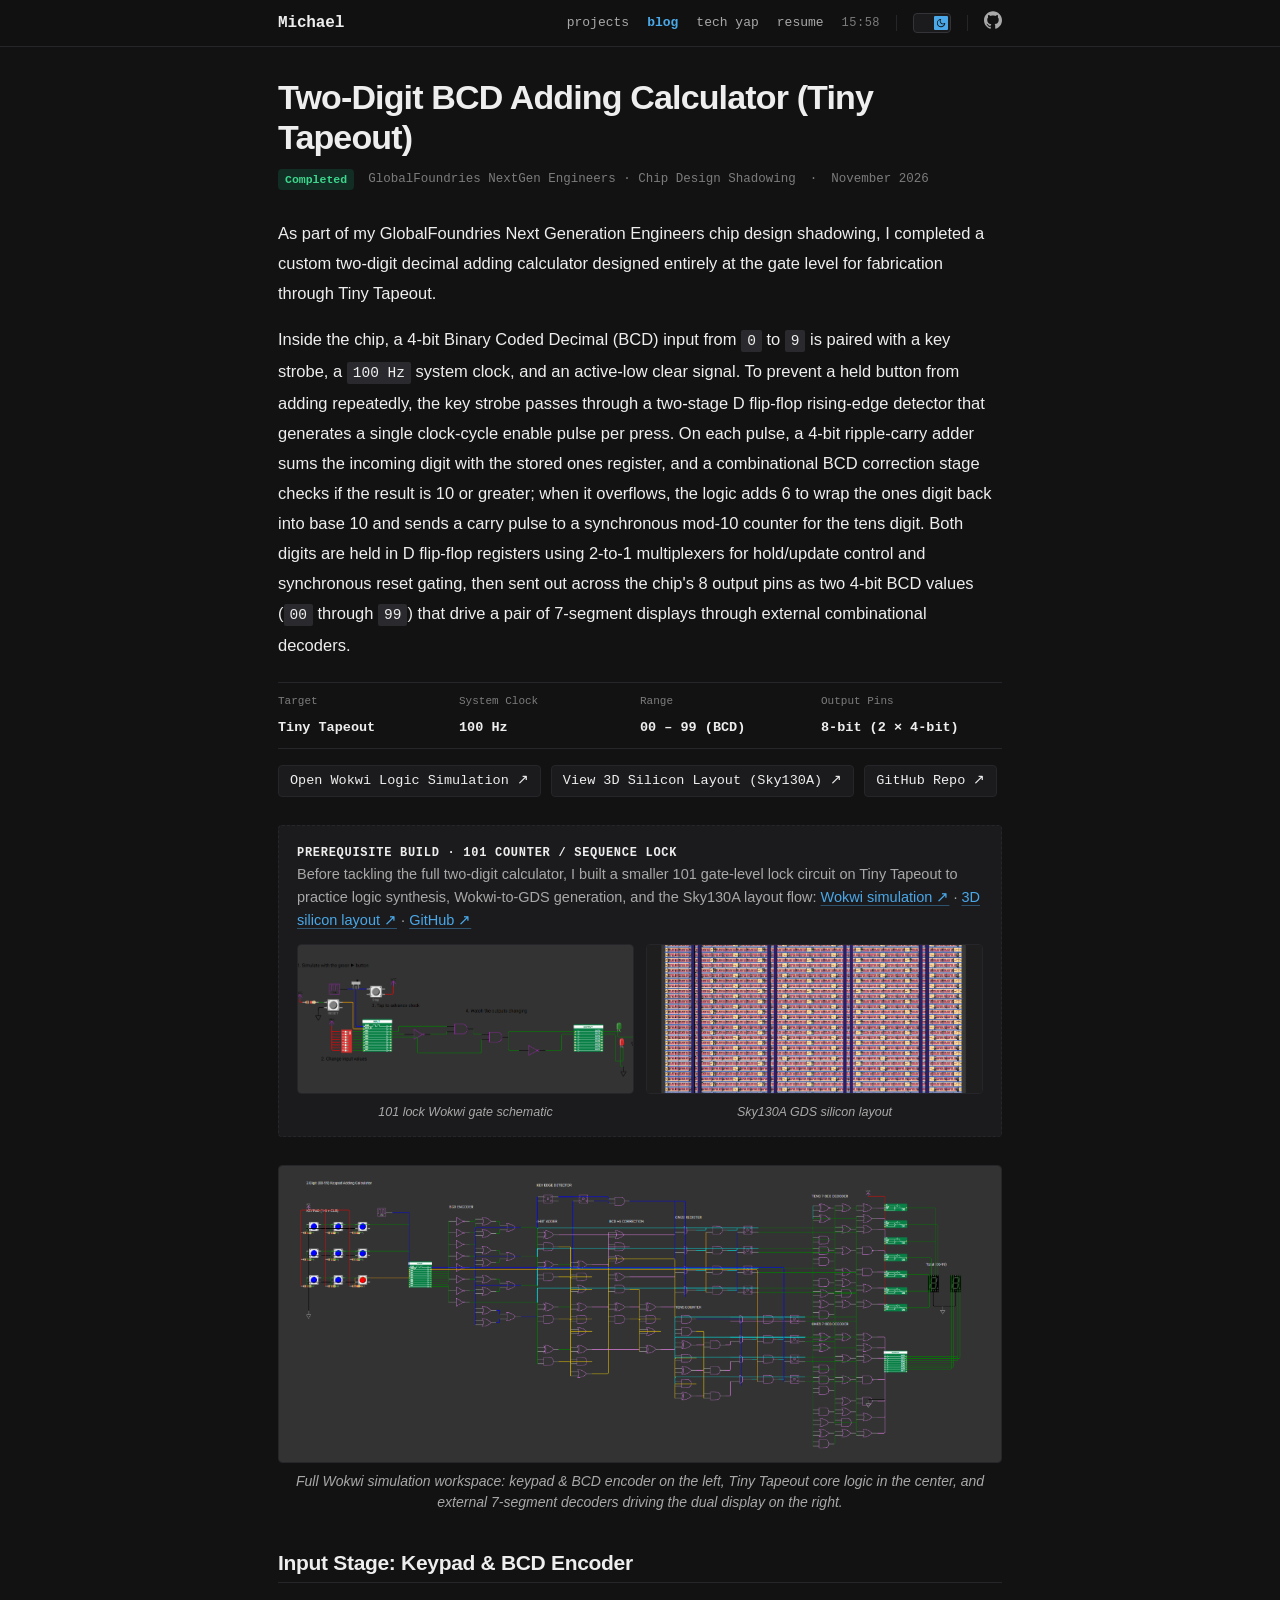
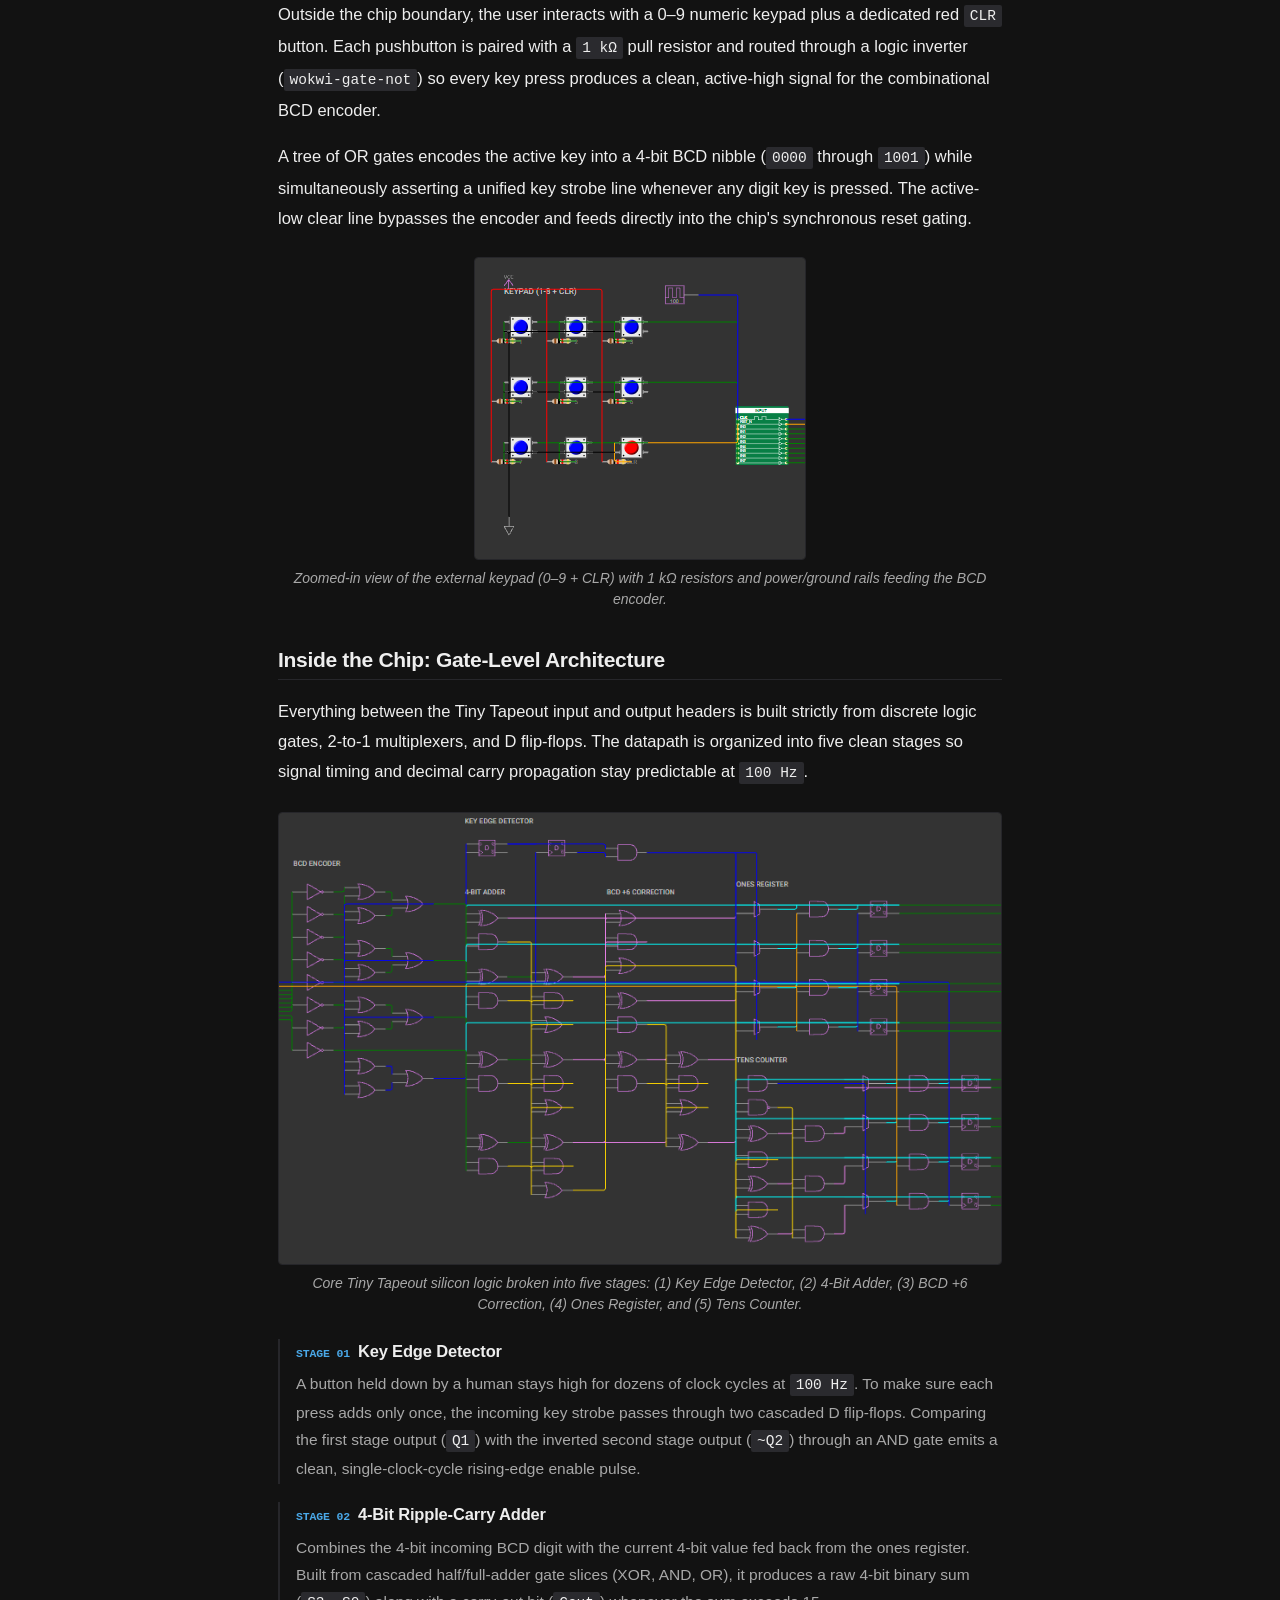
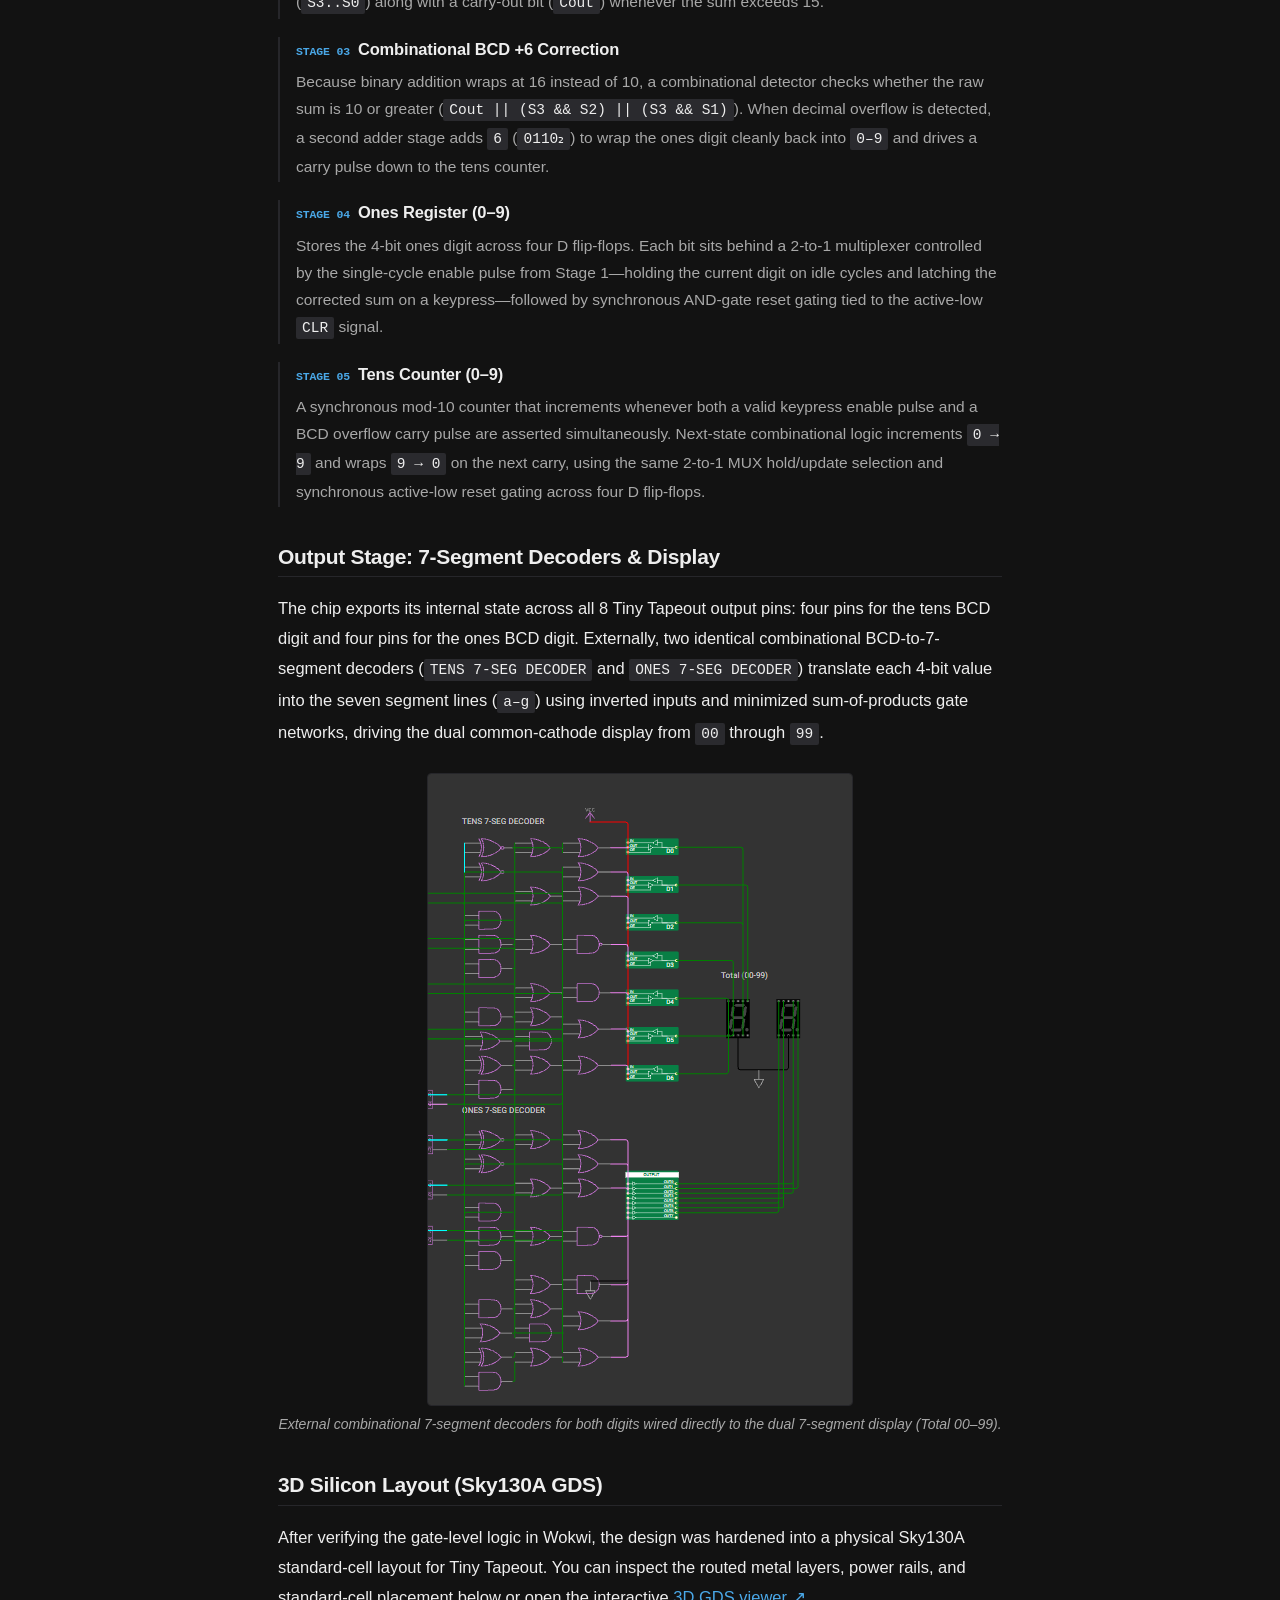
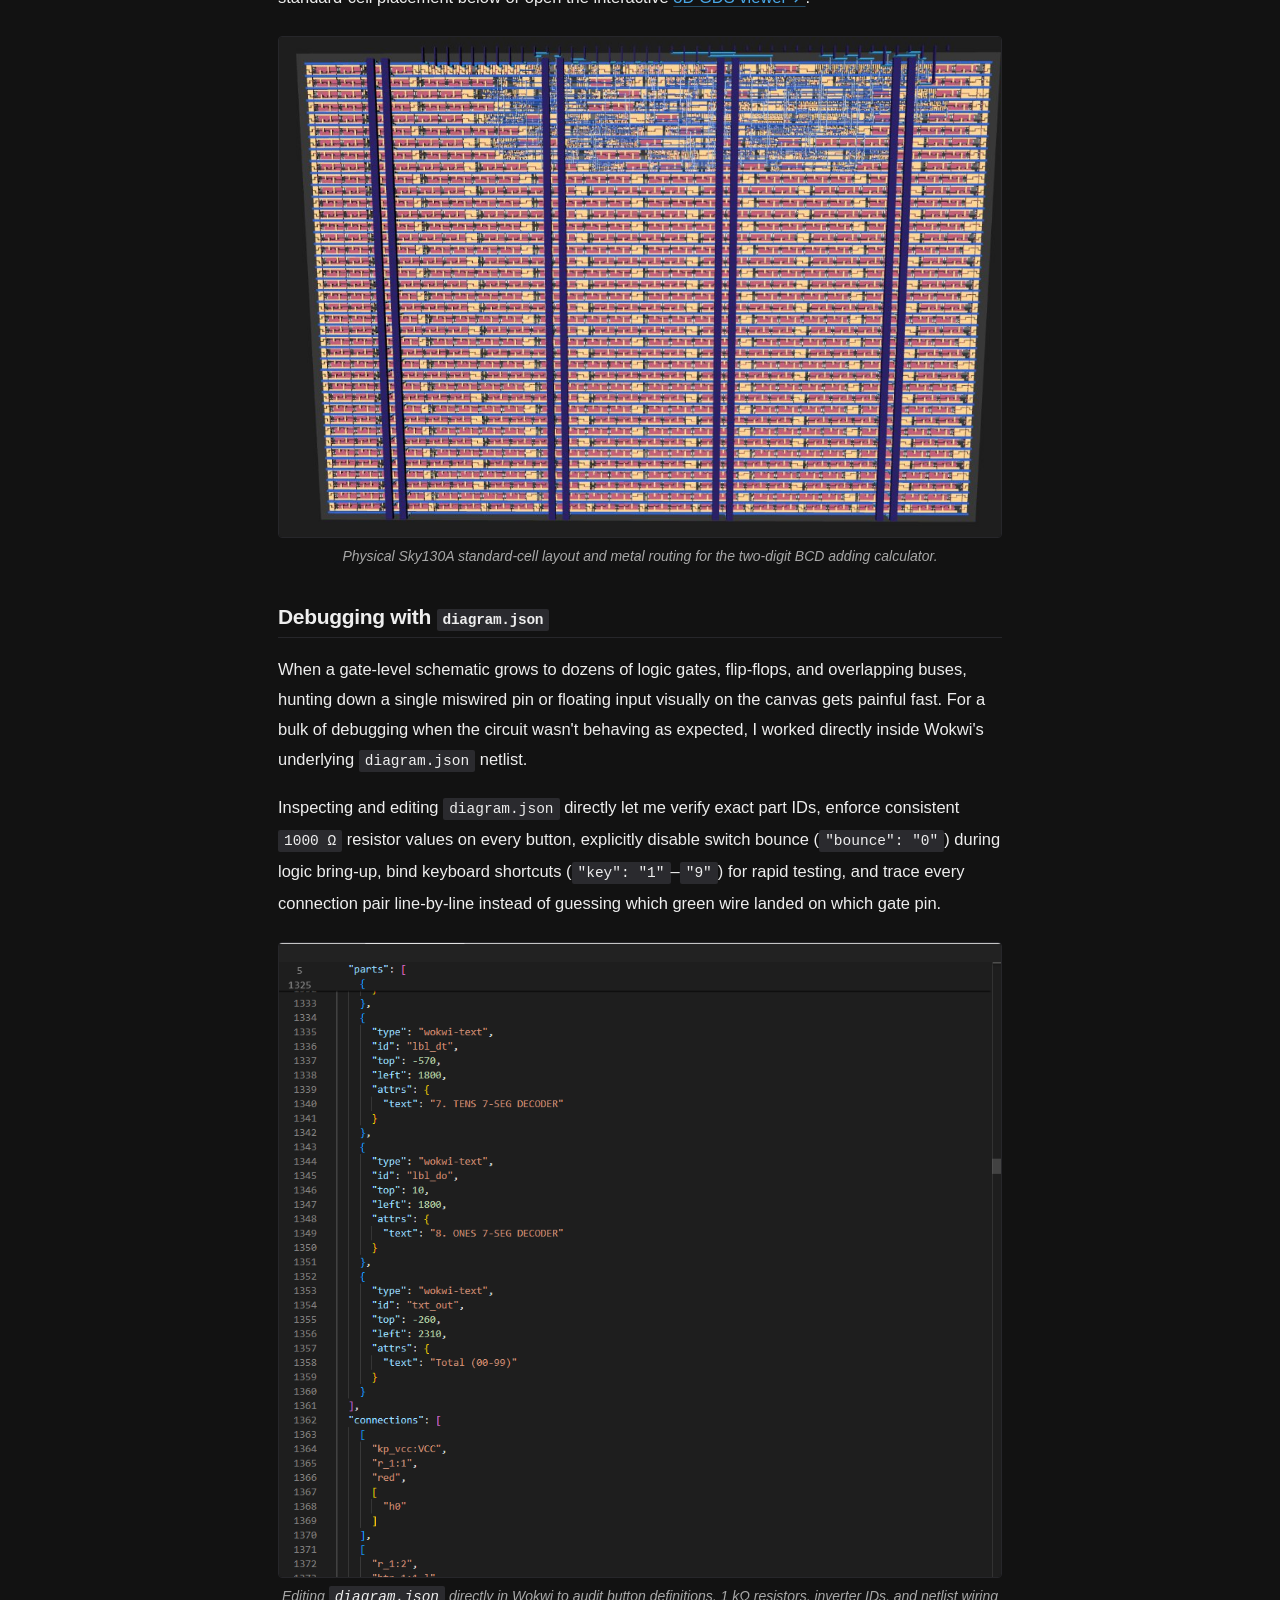
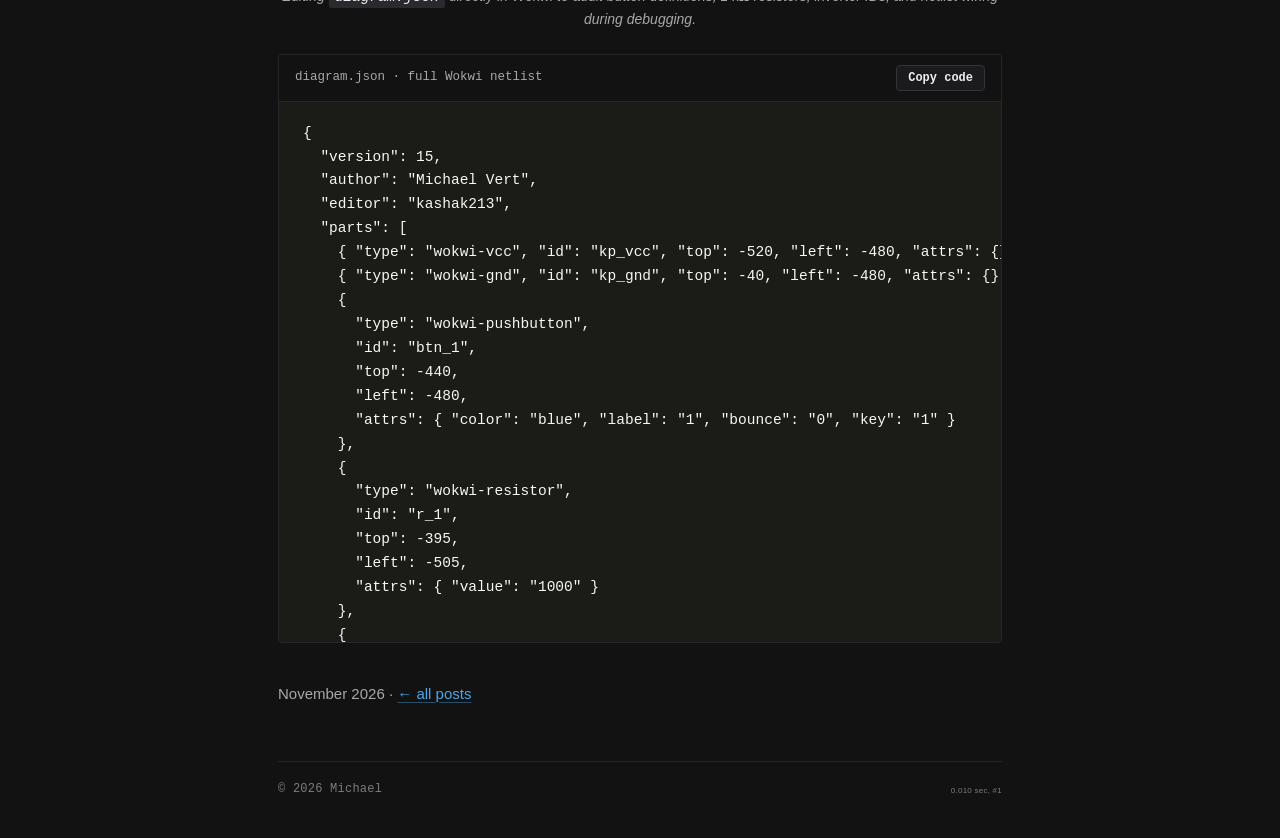
<file: gf-chip-design.html>
<!DOCTYPE html>
<html lang="en">
<head>
  <meta charset="UTF-8">
  <meta name="viewport" content="width=device-width, initial-scale=1">
  <meta name="theme-color" content="#f4f1ea">
  <title>vert.study</title>
  <link rel="icon" type="image/svg+xml" href="assets/favicon.svg">
  <link rel="apple-touch-icon" href="assets/images/logo.jpg">
  <link rel="stylesheet" href="assets/css/global.css">

  <script>
    function applyTheme() {
      let savedTheme = null
      try {
        savedTheme = localStorage.getItem('dark')
      } catch (e) {}
      const meta = document.querySelector('meta[name=theme-color]')
      if (savedTheme !== null) {
        if (savedTheme === 'true') {
          document.documentElement.classList.add('dark')
          meta.setAttribute('content', '#0c0c0e')
        } else {
          document.documentElement.classList.remove('dark')
          meta.setAttribute('content', '#f4f1ea')
        }
      } else {
        // dark by default; visitors can flip it with the toggle
        {
          document.documentElement.classList.add('dark')
          meta.setAttribute('content', '#0c0c0e')
        }
      }
    }
    applyTheme()
  </script>

  <style>
    .post-header-meta {
      display: flex;
      flex-wrap: wrap;
      align-items: center;
      gap: 10px 14px;
      margin: -10px 0 28px;
      font-family: var(--font-family-mono), monospace;
      font-size: 12.5px;
      color: var(--c-text-3);
    }

    .status-badge {
      display: inline-block;
      padding: 2px 7px;
      border-radius: var(--radius);
      background: var(--c-green-soft);
      color: var(--c-green-1);
      font-weight: 600;
      font-size: 11.5px;
    }

    .spec-grid {
      display: grid;
      grid-template-columns: repeat(4, 1fr);
      gap: 0;
      margin: 22px 0 28px;
      border-top: 1px solid var(--c-divider);
      border-bottom: 1px solid var(--c-divider);
    }

    .spec-item {
      padding: 10px 12px 10px 0;
      background: transparent;
      border: none;
    }

    .spec-label {
      display: block;
      font-family: var(--font-family-mono), monospace;
      font-size: 11px;
      color: var(--c-text-3);
      margin-bottom: 3px;
    }

    .spec-value {
      font-family: var(--font-family-mono), monospace;
      font-size: 13.5px;
      font-weight: 600;
      color: var(--c-text-1);
    }

    figure img {
      display: block;
      max-width: 100%;
      height: auto;
      border-radius: var(--radius);
      border: 1px solid var(--c-divider);
      background: #1e1e1e;
    }

    .stage-list {
      display: flex;
      flex-direction: column;
      gap: 18px;
      margin: 18px 0 28px;
    }

    .stage-card {
      padding: 2px 0 2px 16px;
      background: transparent;
      border: none;
      border-left: 2px solid var(--c-divider);
      border-radius: 0;
    }

    .stage-card h3 {
      margin: 0 0 8px;
      font-size: 16.5px;
      line-height: 1.3;
      color: var(--c-text-1);
    }

    .stage-card .stage-tag {
      font-family: var(--font-family-mono), monospace;
      font-size: 11.5px;
      color: var(--c-brand-1);
      margin-right: 8px;
      font-weight: 700;
    }

    .stage-card p {
      margin: 0;
      font-size: 15.5px;
      line-height: 27px;
      color: var(--c-text-2);
    }

    .post-meta-bar {
      margin-inline: auto;
      margin-top: 40px;
      margin-bottom: 40px;
      display: flex;
      gap: 16px;
      justify-content: space-between;
      align-items: center;
      padding-inline: var(--main-padding);
      max-width: var(--max-width);
      color: var(--c-text-2);
      font-size: 15px;
    }

    .post-meta-actions {
      display: flex;
      gap: 16px;
      align-items: center;
    }

    .post-meta-actions > div {
      display: flex;
      align-items: center;
      gap: 5px;
      font-size: 16px;
    }

    .post-meta-actions button {
      all: unset;
      cursor: pointer;
      display: inline-flex;
      align-items: center;
      gap: 5px;
    }

    .post-meta-actions button:hover {
      color: var(--c-brand-1);
    }

    .post-meta-actions button:active {
      transform: translateY(1px);
    }

    /* Syntax highlight tokens */
    .tok-kw { color: var(--c-red-2); font-weight: 600; }
    .tok-ty { color: var(--c-indigo-2); }
    .tok-fn { color: var(--c-green-2); }
    .tok-cm { color: var(--c-text-3); font-style: italic; }
    .tok-nu { color: var(--c-yellow-2); }
    .tok-str { color: var(--c-green-2); }
    .tok-key { color: var(--c-indigo-1); }

    .code-wrap {
      margin: 20px 0;
      border: 1px solid var(--c-divider);
      border-radius: var(--radius);
      overflow: hidden;
      background: var(--code-block-bg);
    }

    .code-bar {
      display: flex;
      align-items: center;
      justify-content: space-between;
      padding: 10px 16px;
      border-bottom: 1px solid var(--c-divider);
      background: var(--c-bg);
      font-family: var(--font-family-mono), monospace;
      font-size: 12.5px;
      color: var(--c-text-2);
    }

    .copy-btn {
      font-family: var(--font-family-mono), monospace;
      font-size: 12px;
      font-weight: 600;
      padding: 5px 11px;
      border-radius: var(--radius);
      border: 1px solid var(--c-border);
      background: var(--c-bg-alt);
      color: var(--c-text-1);
      cursor: pointer;
      transition: border-color 0.15s ease, color 0.15s ease, background-color 0.15s ease;
    }

    .copy-btn:hover {
      border-color: var(--c-brand-1);
      color: var(--c-brand-1);
      background: var(--c-brand-soft);
    }

    .code-wrap pre {
      margin: 0;
      border: none;
      border-radius: 0;
      max-height: 540px;
      overflow: auto;
    }

    @media (max-width: 700px) {
      .spec-grid {
        grid-template-columns: repeat(2, 1fr);
      }
    }
  </style>
</head>
<body>

<div class="nav-container">
  <nav>
    <div class="nav-title">
      <a href="index.html">Michael</a>
    </div>

    <div class="nav-menu nav-mobile">
      <div class="nav-element">
        <button class="dark-toggle" role="switch" aria-label="Toggle dark mode">
          <span class="dark-toggle__check">
            <span class="dark-toggle__icon">
              <svg class="sun" aria-hidden="true" focusable="false"><use xlink:href="#sun"></use></svg>
              <svg class="moon" aria-hidden="true" focusable="false"><use xlink:href="#moon"></use></svg>
            </span>
          </span>
        </button>
      </div>
      <div class="nav-element">
        <a href="" class="hamburger-toggle" aria-label="Toggle menu">
          <svg aria-hidden="true" focusable="false">
            <use xlink:href="#menu"></use>
          </svg>
        </a>
      </div>
    </div>

    <div class="nav-popup">
      <a href="projects.html">projects</a>
      <a href="blog.html">blog</a>
      <a href="tech-yap.html">tech yap</a>
      <a href="resume.html">resume</a>
      <a href="https://github.com/Kashak213">github</a>
    </div>

    <div class="nav-menu nav-desktop">
      <div class="nav-element">
        <a href="projects.html">projects</a>
        <a href="blog.html" style="color: var(--c-brand-1); font-weight: 600;">blog</a>
      <a href="tech-yap.html">tech yap</a>
        <a href="resume.html">resume</a>
        <div class="my-time" data-timezone="America/New_York" title="Time in my timezone (EST)" tabindex="0">
          19:33
        </div>
      </div>
      <div class="nav-element">
        <button class="dark-toggle" role="switch" aria-label="Toggle dark mode">
          <span class="dark-toggle__check">
            <span class="dark-toggle__icon">
              <svg class="sun" aria-hidden="true" focusable="false"><use xlink:href="#sun"></use></svg>
              <svg class="moon" aria-hidden="true" focusable="false"><use xlink:href="#moon"></use></svg>
            </span>
          </span>
        </button>
      </div>
      <div class="nav-element">
        <a href="https://github.com/Kashak213" aria-label="GitHub" title="GitHub profile">
          <svg aria-hidden="true" focusable="false">
            <use xlink:href="#github"></use>
          </svg>
        </a>
      </div>
    </div>
  </nav>
</div>

<main>
  <h1>Two-Digit BCD Adding Calculator (Tiny Tapeout)</h1>

  <div class="post-header-meta">
    <span class="status-badge">Completed</span>
    <span>GlobalFoundries NextGen Engineers · Chip Design Shadowing</span>
    <span>·</span>
    <span>November 2026</span>
  </div>

  <p>
    As part of my GlobalFoundries Next Generation Engineers chip design shadowing, I completed a custom two-digit decimal adding calculator designed entirely at the gate level for fabrication through Tiny Tapeout.
  </p>

  <p>
    Inside the chip, a 4-bit Binary Coded Decimal (BCD) input from <code>0</code> to <code>9</code> is paired with a key strobe, a <code>100 Hz</code> system clock, and an active-low clear signal. To prevent a held button from adding repeatedly, the key strobe passes through a two-stage D flip-flop rising-edge detector that generates a single clock-cycle enable pulse per press. On each pulse, a 4-bit ripple-carry adder sums the incoming digit with the stored ones register, and a combinational BCD correction stage checks if the result is 10 or greater; when it overflows, the logic adds 6 to wrap the ones digit back into base 10 and sends a carry pulse to a synchronous mod-10 counter for the tens digit. Both digits are held in D flip-flop registers using 2-to-1 multiplexers for hold/update control and synchronous reset gating, then sent out across the chip's 8 output pins as two 4-bit BCD values (<code>00</code> through <code>99</code>) that drive a pair of 7-segment displays through external combinational decoders.
  </p>

  <div class="spec-grid">
    <div class="spec-item">
      <span class="spec-label">Target</span>
      <span class="spec-value">Tiny Tapeout</span>
    </div>
    <div class="spec-item">
      <span class="spec-label">System Clock</span>
      <span class="spec-value">100 Hz</span>
    </div>
    <div class="spec-item">
      <span class="spec-label">Range</span>
      <span class="spec-value">00 – 99 (BCD)</span>
    </div>
    <div class="spec-item">
      <span class="spec-label">Output Pins</span>
      <span class="spec-value">8-bit (2 × 4-bit)</span>
    </div>
  </div>

  <div style="display: flex; flex-wrap: wrap; gap: 10px; margin: -12px 0 28px;">
    <a class="b" href="https://wokwi.com/projects/481734548627973121" target="_blank" rel="noopener">Open Wokwi Logic Simulation ↗</a>
    <a class="b" href="https://gds-viewer.tinytapeout.com/?pdk=sky130A&amp;model=https%3A%2F%2Fkashak213.github.io%2F2-digit-adder%2F%2Ftinytapeout.oas" target="_blank" rel="noopener">View 3D Silicon Layout (Sky130A) ↗</a>
    <a class="b" href="https://github.com/Kashak213/2-digit-adder" target="_blank" rel="noopener">GitHub Repo ↗</a>
  </div>

  <div style="margin: 0 0 28px; padding: 14px 18px; background: var(--c-bg-alt); border: 1px dashed var(--c-divider); border-radius: var(--radius); font-size: 14.5px; line-height: 1.6; color: var(--c-text-2);">
    <strong style="color: var(--c-text-1); font-family: var(--font-family-mono), monospace; font-size: 12px; text-transform: uppercase; letter-spacing: 0.06em;">Prerequisite Build · 101 Counter / Sequence Lock</strong><br>
    Before tackling the full two-digit calculator, I built a smaller 101 gate-level lock circuit on Tiny Tapeout to practice logic synthesis, Wokwi-to-GDS generation, and the Sky130A layout flow:
    <a href="https://wokwi.com/projects/478889023003507713" target="_blank" rel="noopener">Wokwi simulation ↗</a> ·
    <a href="https://gds-viewer.tinytapeout.com/?pdk=sky130A&amp;model=https%3A%2F%2Fskyvk18.github.io%2F101-password-lock%2F%2Ftinytapeout.oas" target="_blank" rel="noopener">3D silicon layout ↗</a> ·
    <a href="https://github.com/Skyvk18/101-password-lock" target="_blank" rel="noopener">GitHub ↗</a>
    <div style="display: grid; grid-template-columns: repeat(2, 1fr); gap: 12px; margin-top: 12px;">
      <figure style="margin: 0;">
        <img src="assets/images/gf-chip/prereq-101-wokwi.png" alt="Wokwi gate-level schematic for the 101 password lock warm-up build" style="width: 100%; height: 150px; object-fit: cover;">
        <figcaption style="font-size: 12.5px;">101 lock Wokwi gate schematic</figcaption>
      </figure>
      <figure style="margin: 0;">
        <img src="assets/images/gf-chip/prereq-101-silicon.jpg" alt="Sky130A 3D GDS silicon layout for the 101 password lock warm-up build" style="width: 100%; height: 150px; object-fit: cover;">
        <figcaption style="font-size: 12.5px;">Sky130A GDS silicon layout</figcaption>
      </figure>
    </div>
  </div>

  <figure>
    <img src="assets/images/gf-chip/full-workspace.png?v=2" alt="Full Wokwi workspace showing diagram.json on the left and the complete two-digit BCD adding calculator schematic on the right">
    <figcaption>Full Wokwi simulation workspace: keypad &amp; BCD encoder on the left, Tiny Tapeout core logic in the center, and external 7-segment decoders driving the dual display on the right.</figcaption>
  </figure>

  <h2>Input Stage: Keypad &amp; BCD Encoder</h2>

  <p>
    Outside the chip boundary, the user interacts with a 0–9 numeric keypad plus a dedicated red <code>CLR</code> button. Each pushbutton is paired with a <code>1 kΩ</code> pull resistor and routed through a logic inverter (<code>wokwi-gate-not</code>) so every key press produces a clean, active-high signal for the combinational BCD encoder.
  </p>

  <p>
    A tree of OR gates encodes the active key into a 4-bit BCD nibble (<code>0000</code> through <code>1001</code>) while simultaneously asserting a unified key strobe line whenever any digit key is pressed. The active-low clear line bypasses the encoder and feeds directly into the chip's synchronous reset gating.
  </p>

  <figure>
    <img src="assets/images/gf-chip/keypad-input.png?v=2" alt="Zoomed-in view of the 0-9 keypad and active-low CLR pushbutton wired with 1k resistors">
    <figcaption>Zoomed-in view of the external keypad (0–9 + CLR) with 1 kΩ resistors and power/ground rails feeding the BCD encoder.</figcaption>
  </figure>

  <h2>Inside the Chip: Gate-Level Architecture</h2>

  <p>
    Everything between the Tiny Tapeout input and output headers is built strictly from discrete logic gates, 2-to-1 multiplexers, and D flip-flops. The datapath is organized into five clean stages so signal timing and decimal carry propagation stay predictable at <code>100 Hz</code>.
  </p>

  <figure>
    <img src="assets/images/gf-chip/core-stages.png?v=2" alt="Zoomed-in view of the five internal chip stages: Key Edge Detector, 4-Bit Adder, BCD +6 Correction, Ones Register, and Tens Counter">
    <figcaption>Core Tiny Tapeout silicon logic broken into five stages: (1) Key Edge Detector, (2) 4-Bit Adder, (3) BCD +6 Correction, (4) Ones Register, and (5) Tens Counter.</figcaption>
  </figure>

  <div class="stage-list">
    <div class="stage-card">
      <h3><span class="stage-tag">STAGE 01</span>Key Edge Detector</h3>
      <p>
        A button held down by a human stays high for dozens of clock cycles at <code>100 Hz</code>. To make sure each press adds only once, the incoming key strobe passes through two cascaded D flip-flops. Comparing the first stage output (<code>Q1</code>) with the inverted second stage output (<code>~Q2</code>) through an AND gate emits a clean, single-clock-cycle rising-edge enable pulse.
      </p>
    </div>

    <div class="stage-card">
      <h3><span class="stage-tag">STAGE 02</span>4-Bit Ripple-Carry Adder</h3>
      <p>
        Combines the 4-bit incoming BCD digit with the current 4-bit value fed back from the ones register. Built from cascaded half/full-adder gate slices (XOR, AND, OR), it produces a raw 4-bit binary sum (<code>S3..S0</code>) along with a carry-out bit (<code>Cout</code>) whenever the sum exceeds 15.
      </p>
    </div>

    <div class="stage-card">
      <h3><span class="stage-tag">STAGE 03</span>Combinational BCD +6 Correction</h3>
      <p>
        Because binary addition wraps at 16 instead of 10, a combinational detector checks whether the raw sum is 10 or greater (<code>Cout || (S3 &amp;&amp; S2) || (S3 &amp;&amp; S1)</code>). When decimal overflow is detected, a second adder stage adds <code>6</code> (<code>0110₂</code>) to wrap the ones digit cleanly back into <code>0–9</code> and drives a carry pulse down to the tens counter.
      </p>
    </div>

    <div class="stage-card">
      <h3><span class="stage-tag">STAGE 04</span>Ones Register (0–9)</h3>
      <p>
        Stores the 4-bit ones digit across four D flip-flops. Each bit sits behind a 2-to-1 multiplexer controlled by the single-cycle enable pulse from Stage 1—holding the current digit on idle cycles and latching the corrected sum on a keypress—followed by synchronous AND-gate reset gating tied to the active-low <code>CLR</code> signal.
      </p>
    </div>

    <div class="stage-card">
      <h3><span class="stage-tag">STAGE 05</span>Tens Counter (0–9)</h3>
      <p>
        A synchronous mod-10 counter that increments whenever both a valid keypress enable pulse and a BCD overflow carry pulse are asserted simultaneously. Next-state combinational logic increments <code>0 → 9</code> and wraps <code>9 → 0</code> on the next carry, using the same 2-to-1 MUX hold/update selection and synchronous active-low reset gating across four D flip-flops.
      </p>
    </div>
  </div>

  <h2>Output Stage: 7-Segment Decoders &amp; Display</h2>

  <p>
    The chip exports its internal state across all 8 Tiny Tapeout output pins: four pins for the tens BCD digit and four pins for the ones BCD digit. Externally, two identical combinational BCD-to-7-segment decoders (<code>TENS 7-SEG DECODER</code> and <code>ONES 7-SEG DECODER</code>) translate each 4-bit value into the seven segment lines (<code>a–g</code>) using inverted inputs and minimized sum-of-products gate networks, driving the dual common-cathode display from <code>00</code> through <code>99</code>.
  </p>

  <figure>
    <img src="assets/images/gf-chip/seven-seg-decoders.png?v=2" alt="Zoomed-in view of the external Tens and Ones 7-segment combinational decoders driving the dual 7-segment display">
    <figcaption>External combinational 7-segment decoders for both digits wired directly to the dual 7-segment display (Total 00–99).</figcaption>
  </figure>

  <h2>3D Silicon Layout (Sky130A GDS)</h2>

  <p>
    After verifying the gate-level logic in Wokwi, the design was hardened into a physical Sky130A standard-cell layout for Tiny Tapeout. You can inspect the routed metal layers, power rails, and standard-cell placement below or open the interactive <a href="https://gds-viewer.tinytapeout.com/?pdk=sky130A&amp;model=https%3A%2F%2Fkashak213.github.io%2F2-digit-adder%2F%2Ftinytapeout.oas" target="_blank" rel="noopener">3D GDS viewer ↗</a>.
  </p>

  <figure>
    <img src="assets/images/gf-chip/silicon-layout.jpg" alt="Sky130A 3D GDS silicon layout of the two-digit BCD adding calculator on a Tiny Tapeout tile">
    <figcaption>Physical Sky130A standard-cell layout and metal routing for the two-digit BCD adding calculator.</figcaption>
  </figure>

  <h2>Debugging with <code>diagram.json</code></h2>

  <p>
    When a gate-level schematic grows to dozens of logic gates, flip-flops, and overlapping buses, hunting down a single miswired pin or floating input visually on the canvas gets painful fast. For a bulk of debugging when the circuit wasn't behaving as expected, I worked directly inside Wokwi's underlying <code>diagram.json</code> netlist.
  </p>

  <p>
    Inspecting and editing <code>diagram.json</code> directly let me verify exact part IDs, enforce consistent <code>1000 Ω</code> resistor values on every button, explicitly disable switch bounce (<code>"bounce": "0"</code>) during logic bring-up, bind keyboard shortcuts (<code>"key": "1"</code>–<code>"9"</code>) for rapid testing, and trace every connection pair line-by-line instead of guessing which green wire landed on which gate pin.
  </p>

  <figure>
    <img src="assets/images/gf-chip/diagram-json-code.png?v=2" alt="Screenshot of the Wokwi diagram.json file used to inspect and debug parts, resistors, bounce settings, and inverters">
    <figcaption>Editing <code>diagram.json</code> directly in Wokwi to audit button definitions, 1 kΩ resistors, inverter IDs, and netlist wiring during debugging.</figcaption>
  </figure>

  <div class="code-wrap">
    <div class="code-bar">
      <span>diagram.json · full Wokwi netlist</span>
      <button type="button" class="copy-btn" id="copy-diagram-btn">Copy code</button>
    </div>
<pre><code id="diagram-json">{
  "version": 15,
  "author": "Michael Vert",
  "editor": "kashak213",
  "parts": [
    { "type": "wokwi-vcc", "id": "kp_vcc", "top": -520, "left": -480, "attrs": {} },
    { "type": "wokwi-gnd", "id": "kp_gnd", "top": -40, "left": -480, "attrs": {} },
    {
      "type": "wokwi-pushbutton",
      "id": "btn_1",
      "top": -440,
      "left": -480,
      "attrs": { "color": "blue", "label": "1", "bounce": "0", "key": "1" }
    },
    {
      "type": "wokwi-resistor",
      "id": "r_1",
      "top": -395,
      "left": -505,
      "attrs": { "value": "1000" }
    },
    {
      "type": "wokwi-pushbutton",
      "id": "btn_2",
      "top": -440,
      "left": -370,
      "attrs": { "color": "blue", "label": "2", "bounce": "0", "key": "2" }
    },
    {
      "type": "wokwi-resistor",
      "id": "r_2",
      "top": -395,
      "left": -395,
      "attrs": { "value": "1000" }
    },
    {
      "type": "wokwi-pushbutton",
      "id": "btn_3",
      "top": -440,
      "left": -260,
      "attrs": { "color": "blue", "label": "3", "bounce": "0", "key": "3" }
    },
    {
      "type": "wokwi-resistor",
      "id": "r_3",
      "top": -395,
      "left": -285,
      "attrs": { "value": "1000" }
    },
    {
      "type": "wokwi-pushbutton",
      "id": "btn_4",
      "top": -320,
      "left": -480,
      "attrs": { "color": "blue", "label": "4", "bounce": "0", "key": "4" }
    },
    {
      "type": "wokwi-resistor",
      "id": "r_4",
      "top": -275,
      "left": -505,
      "attrs": { "value": "1000" }
    },
    {
      "type": "wokwi-pushbutton",
      "id": "btn_5",
      "top": -320,
      "left": -370,
      "attrs": { "color": "blue", "label": "5", "bounce": "0", "key": "5" }
    },
    {
      "type": "wokwi-resistor",
      "id": "r_5",
      "top": -275,
      "left": -395,
      "attrs": { "value": "1000" }
    },
    {
      "type": "wokwi-pushbutton",
      "id": "btn_6",
      "top": -320,
      "left": -260,
      "attrs": { "color": "blue", "label": "6", "bounce": "0", "key": "6" }
    },
    {
      "type": "wokwi-resistor",
      "id": "r_6",
      "top": -275,
      "left": -285,
      "attrs": { "value": "1000" }
    },
    {
      "type": "wokwi-pushbutton",
      "id": "btn_7",
      "top": -200,
      "left": -480,
      "attrs": { "color": "blue", "label": "7", "bounce": "0", "key": "7" }
    },
    {
      "type": "wokwi-resistor",
      "id": "r_7",
      "top": -155,
      "left": -505,
      "attrs": { "value": "1000" }
    },
    {
      "type": "wokwi-pushbutton",
      "id": "btn_8",
      "top": -200,
      "left": -370,
      "attrs": { "color": "blue", "label": "8", "bounce": "0", "key": "8" }
    },
    {
      "type": "wokwi-resistor",
      "id": "r_8",
      "top": -155,
      "left": -395,
      "attrs": { "value": "1000" }
    },
    {
      "type": "wokwi-pushbutton",
      "id": "btn_clr",
      "top": -200,
      "left": -260,
      "attrs": { "color": "red", "label": "CLR", "bounce": "0", "key": "c" }
    },
    {
      "type": "wokwi-resistor",
      "id": "r_clr",
      "top": -155,
      "left": -285,
      "attrs": { "value": "1000" }
    },
    {
      "type": "wokwi-clock-generator",
      "id": "clock1",
      "top": -500,
      "left": -160,
      "attrs": { "frequency": "100" }
    },
    {
      "type": "board-tt-block-input",
      "id": "ttin",
      "top": -260,
      "left": -20,
      "attrs": { "verilogRole": "input" }
    },
    {
      "type": "board-tt-block-output",
      "id": "ttout",
      "top": 140,
      "left": 2120,
      "attrs": { "verilogRole": "output" }
    },
    { "type": "wokwi-vcc", "id": "vcc_oe", "top": -580, "left": 2040, "attrs": {} },
    { "type": "wokwi-gnd", "id": "gnd_dp", "top": 360, "left": 2040, "attrs": {} },
    {
      "type": "board-tt-block-bidirectional-io",
      "id": "ttio0",
      "top": -520,
      "left": 2120,
      "attrs": { "verilogRole": "bidirectional", "verilogBit": "0" }
    },
    {
      "type": "board-tt-block-bidirectional-io",
      "id": "ttio1",
      "top": -445,
      "left": 2120,
      "attrs": { "verilogRole": "bidirectional", "verilogBit": "1" }
    },
    {
      "type": "board-tt-block-bidirectional-io",
      "id": "ttio2",
      "top": -370,
      "left": 2120,
      "attrs": { "verilogRole": "bidirectional", "verilogBit": "2" }
    },
    {
      "type": "board-tt-block-bidirectional-io",
      "id": "ttio3",
      "top": -295,
      "left": 2120,
      "attrs": { "verilogRole": "bidirectional", "verilogBit": "3" }
    },
    {
      "type": "board-tt-block-bidirectional-io",
      "id": "ttio4",
      "top": -220,
      "left": 2120,
      "attrs": { "verilogRole": "bidirectional", "verilogBit": "4" }
    },
    {
      "type": "board-tt-block-bidirectional-io",
      "id": "ttio5",
      "top": -145,
      "left": 2120,
      "attrs": { "verilogRole": "bidirectional", "verilogBit": "5" }
    },
    {
      "type": "board-tt-block-bidirectional-io",
      "id": "ttio6",
      "top": -70,
      "left": 2120,
      "attrs": { "verilogRole": "bidirectional", "verilogBit": "6" }
    },
    { "type": "wokwi-gate-not", "id": "inv_1", "top": -460, "left": 160, "attrs": {} },
    { "type": "wokwi-gate-not", "id": "inv_2", "top": -408, "left": 160, "attrs": {} },
    { "type": "wokwi-gate-not", "id": "inv_3", "top": -356, "left": 160, "attrs": {} },
    { "type": "wokwi-gate-not", "id": "inv_4", "top": -304, "left": 160, "attrs": {} },
    { "type": "wokwi-gate-not", "id": "inv_5", "top": -252, "left": 160, "attrs": {} },
    { "type": "wokwi-gate-not", "id": "inv_6", "top": -200, "left": 160, "attrs": {} },
    { "type": "wokwi-gate-not", "id": "inv_7", "top": -148, "left": 160, "attrs": {} },
    { "type": "wokwi-gate-not", "id": "inv_8", "top": -96, "left": 160, "attrs": {} },
    { "type": "wokwi-gate-or-2", "id": "enc0_a", "top": -460, "left": 280, "attrs": {} },
    { "type": "wokwi-gate-or-2", "id": "enc0_b", "top": -405, "left": 280, "attrs": {} },
    { "type": "wokwi-gate-or-2", "id": "enc0_c", "top": -432, "left": 390, "attrs": {} },
    { "type": "wokwi-gate-or-2", "id": "enc1_a", "top": -330, "left": 280, "attrs": {} },
    { "type": "wokwi-gate-or-2", "id": "enc1_b", "top": -275, "left": 280, "attrs": {} },
    { "type": "wokwi-gate-or-2", "id": "enc1_c", "top": -302, "left": 390, "attrs": {} },
    { "type": "wokwi-gate-or-2", "id": "enc2_a", "top": -200, "left": 280, "attrs": {} },
    { "type": "wokwi-gate-or-2", "id": "enc2_b", "top": -145, "left": 280, "attrs": {} },
    { "type": "wokwi-gate-or-2", "id": "enc2_c", "top": -172, "left": 390, "attrs": {} },
    { "type": "wokwi-gate-or-2", "id": "any_01", "top": -60, "left": 280, "attrs": {} },
    { "type": "wokwi-gate-or-2", "id": "any_23", "top": -5, "left": 280, "attrs": {} },
    { "type": "wokwi-gate-or-2", "id": "any_all", "top": -32, "left": 390, "attrs": {} },
    { "type": "wokwi-flip-flop-d", "id": "dff_k1", "top": -560, "left": 560, "attrs": {} },
    { "type": "wokwi-flip-flop-d", "id": "dff_k2", "top": -560, "left": 720, "attrs": {} },
    { "type": "wokwi-gate-and-2", "id": "key_fire", "top": -550, "left": 880, "attrs": {} },
    { "type": "wokwi-gate-xor-2", "id": "ha0_s", "top": -400, "left": 560, "attrs": {} },
    { "type": "wokwi-gate-and-2", "id": "ha0_c", "top": -345, "left": 560, "attrs": {} },
    { "type": "wokwi-gate-xor-2", "id": "fa1_p", "top": -265, "left": 560, "attrs": {} },
    { "type": "wokwi-gate-and-2", "id": "fa1_g", "top": -210, "left": 560, "attrs": {} },
    { "type": "wokwi-gate-xor-2", "id": "fa1_s", "top": -265, "left": 710, "attrs": {} },
    { "type": "wokwi-gate-and-2", "id": "fa1_cp", "top": -210, "left": 710, "attrs": {} },
    { "type": "wokwi-gate-or-2", "id": "fa1_c", "top": -155, "left": 710, "attrs": {} },
    { "type": "wokwi-gate-xor-2", "id": "fa2_p", "top": -75, "left": 560, "attrs": {} },
    { "type": "wokwi-gate-and-2", "id": "fa2_g", "top": -20, "left": 560, "attrs": {} },
    { "type": "wokwi-gate-xor-2", "id": "fa2_s", "top": -75, "left": 710, "attrs": {} },
    { "type": "wokwi-gate-and-2", "id": "fa2_cp", "top": -20, "left": 710, "attrs": {} },
    { "type": "wokwi-gate-or-2", "id": "fa2_c", "top": 35, "left": 710, "attrs": {} },
    { "type": "wokwi-gate-xor-2", "id": "fa3_p", "top": 115, "left": 560, "attrs": {} },
    { "type": "wokwi-gate-and-2", "id": "fa3_g", "top": 170, "left": 560, "attrs": {} },
    { "type": "wokwi-gate-xor-2", "id": "fa3_s", "top": 115, "left": 710, "attrs": {} },
    { "type": "wokwi-gate-and-2", "id": "fa3_cp", "top": 170, "left": 710, "attrs": {} },
    { "type": "wokwi-gate-or-2", "id": "fa3_c", "top": 225, "left": 710, "attrs": {} },
    { "type": "wokwi-gate-or-2", "id": "bcd_s21", "top": -400, "left": 880, "attrs": {} },
    { "type": "wokwi-gate-and-2", "id": "bcd_s3_21", "top": -345, "left": 880, "attrs": {} },
    { "type": "wokwi-gate-or-2", "id": "bcd_gt9", "top": -290, "left": 880, "attrs": {} },
    { "type": "wokwi-gate-xor-2", "id": "bcd_r1", "top": -210, "left": 880, "attrs": {} },
    { "type": "wokwi-gate-and-2", "id": "bcd_k1", "top": -155, "left": 880, "attrs": {} },
    { "type": "wokwi-gate-xor-2", "id": "bcd_p2", "top": -75, "left": 880, "attrs": {} },
    { "type": "wokwi-gate-and-2", "id": "bcd_g2", "top": -20, "left": 880, "attrs": {} },
    { "type": "wokwi-gate-xor-2", "id": "bcd_r2", "top": -75, "left": 1020, "attrs": {} },
    { "type": "wokwi-gate-and-2", "id": "bcd_cp2", "top": -20, "left": 1020, "attrs": {} },
    { "type": "wokwi-gate-or-2", "id": "bcd_k2", "top": 35, "left": 1020, "attrs": {} },
    { "type": "wokwi-gate-xor-2", "id": "bcd_r3", "top": 115, "left": 1020, "attrs": {} },
    { "type": "wokwi-mux-2", "id": "mux_0", "top": -420, "left": 1180, "attrs": {} },
    { "type": "wokwi-gate-and-2", "id": "rst_0", "top": -420, "left": 1320, "attrs": {} },
    { "type": "wokwi-flip-flop-d", "id": "dff0", "top": -420, "left": 1460, "attrs": {} },
    { "type": "wokwi-mux-2", "id": "mux_1", "top": -330, "left": 1180, "attrs": {} },
    { "type": "wokwi-gate-and-2", "id": "rst_1", "top": -330, "left": 1320, "attrs": {} },
    { "type": "wokwi-flip-flop-d", "id": "dff1", "top": -330, "left": 1460, "attrs": {} },
    { "type": "wokwi-mux-2", "id": "mux_2", "top": -240, "left": 1180, "attrs": {} },
    { "type": "wokwi-gate-and-2", "id": "rst_2", "top": -240, "left": 1320, "attrs": {} },
    { "type": "wokwi-flip-flop-d", "id": "dff2", "top": -240, "left": 1460, "attrs": {} },
    { "type": "wokwi-mux-2", "id": "mux_3", "top": -150, "left": 1180, "attrs": {} },
    { "type": "wokwi-gate-and-2", "id": "rst_3", "top": -150, "left": 1320, "attrs": {} },
    { "type": "wokwi-flip-flop-d", "id": "dff3", "top": -150, "left": 1460, "attrs": {} },
    { "type": "wokwi-gate-and-2", "id": "tens_inc", "top": -20, "left": 1180, "attrs": {} },
    { "type": "wokwi-gate-nand-2", "id": "t_not9", "top": 35, "left": 1180, "attrs": {} },
    { "type": "wokwi-gate-xor-2", "id": "t_x1", "top": 95, "left": 1180, "attrs": {} },
    { "type": "wokwi-gate-and-2", "id": "t_nt1", "top": 95, "left": 1310, "attrs": {} },
    { "type": "wokwi-gate-and-2", "id": "t_c10", "top": 155, "left": 1180, "attrs": {} },
    { "type": "wokwi-gate-xor-2", "id": "t_x2", "top": 210, "left": 1180, "attrs": {} },
    { "type": "wokwi-gate-and-2", "id": "t_nt2", "top": 210, "left": 1310, "attrs": {} },
    { "type": "wokwi-gate-and-2", "id": "t_c210", "top": 270, "left": 1180, "attrs": {} },
    { "type": "wokwi-gate-xor-2", "id": "t_x3", "top": 325, "left": 1180, "attrs": {} },
    { "type": "wokwi-gate-and-2", "id": "t_nt3", "top": 325, "left": 1310, "attrs": {} },
    { "type": "wokwi-mux-2", "id": "tmux_0", "top": -20, "left": 1430, "attrs": {} },
    { "type": "wokwi-gate-and-2", "id": "trst_0", "top": -20, "left": 1550, "attrs": {} },
    { "type": "wokwi-flip-flop-d", "id": "tff0", "top": -20, "left": 1670, "attrs": {} },
    { "type": "wokwi-mux-2", "id": "tmux_1", "top": 70, "left": 1430, "attrs": {} },
    { "type": "wokwi-gate-and-2", "id": "trst_1", "top": 70, "left": 1550, "attrs": {} },
    { "type": "wokwi-flip-flop-d", "id": "tff1", "top": 70, "left": 1670, "attrs": {} },
    { "type": "wokwi-mux-2", "id": "tmux_2", "top": 160, "left": 1430, "attrs": {} },
    { "type": "wokwi-gate-and-2", "id": "trst_2", "top": 160, "left": 1550, "attrs": {} },
    { "type": "wokwi-flip-flop-d", "id": "tff2", "top": 160, "left": 1670, "attrs": {} },
    { "type": "wokwi-mux-2", "id": "tmux_3", "top": 250, "left": 1430, "attrs": {} },
    { "type": "wokwi-gate-and-2", "id": "trst_3", "top": 250, "left": 1550, "attrs": {} },
    { "type": "wokwi-flip-flop-d", "id": "tff3", "top": 250, "left": 1670, "attrs": {} },
    { "type": "wokwi-gate-xnor-2", "id": "dt_x20", "top": -520, "left": 1800, "attrs": {} },
    { "type": "wokwi-gate-xnor-2", "id": "dt_x10", "top": -472, "left": 1800, "attrs": {} },
    { "type": "wokwi-gate-or-2", "id": "dt_a1", "top": -520, "left": 1900, "attrs": {} },
    { "type": "wokwi-gate-or-2", "id": "dt_a", "top": -520, "left": 1995, "attrs": {} },
    { "type": "wokwi-gate-or-2", "id": "dt_b", "top": -472, "left": 1995, "attrs": {} },
    { "type": "wokwi-gate-or-2", "id": "dt_c1", "top": -424, "left": 1900, "attrs": {} },
    { "type": "wokwi-gate-or-2", "id": "dt_c", "top": -424, "left": 1995, "attrs": {} },
    { "type": "wokwi-gate-and-2", "id": "dt_d1", "top": -376, "left": 1800, "attrs": {} },
    { "type": "wokwi-gate-and-2", "id": "dt_d2", "top": -328, "left": 1800, "attrs": {} },
    { "type": "wokwi-gate-and-2", "id": "dt_d3", "top": -280, "left": 1800, "attrs": {} },
    { "type": "wokwi-gate-or-2", "id": "dt_d4", "top": -328, "left": 1900, "attrs": {} },
    { "type": "wokwi-gate-nand-2", "id": "dt_d", "top": -328, "left": 1995, "attrs": {} },
    { "type": "wokwi-gate-or-2", "id": "dt_e1", "top": -232, "left": 1900, "attrs": {} },
    { "type": "wokwi-gate-and-2", "id": "dt_e", "top": -232, "left": 1995, "attrs": {} },
    { "type": "wokwi-gate-and-2", "id": "dt_f1", "top": -184, "left": 1800, "attrs": {} },
    { "type": "wokwi-gate-or-2", "id": "dt_f2", "top": -136, "left": 1800, "attrs": {} },
    { "type": "wokwi-gate-and-2", "id": "dt_f3", "top": -136, "left": 1900, "attrs": {} },
    { "type": "wokwi-gate-or-2", "id": "dt_f4", "top": -184, "left": 1900, "attrs": {} },
    { "type": "wokwi-gate-or-2", "id": "dt_f", "top": -160, "left": 1995, "attrs": {} },
    { "type": "wokwi-gate-xor-2", "id": "dt_g1", "top": -88, "left": 1800, "attrs": {} },
    { "type": "wokwi-gate-and-2", "id": "dt_g2", "top": -40, "left": 1800, "attrs": {} },
    { "type": "wokwi-gate-or-2", "id": "dt_g3", "top": -88, "left": 1900, "attrs": {} },
    { "type": "wokwi-gate-or-2", "id": "dt_g", "top": -88, "left": 1995, "attrs": {} },
    { "type": "wokwi-gate-xnor-2", "id": "do_x20", "top": 60, "left": 1800, "attrs": {} },
    { "type": "wokwi-gate-xnor-2", "id": "do_x10", "top": 108, "left": 1800, "attrs": {} },
    { "type": "wokwi-gate-or-2", "id": "do_a1", "top": 60, "left": 1900, "attrs": {} },
    { "type": "wokwi-gate-or-2", "id": "do_a", "top": 60, "left": 1995, "attrs": {} },
    { "type": "wokwi-gate-or-2", "id": "do_b", "top": 108, "left": 1995, "attrs": {} },
    { "type": "wokwi-gate-or-2", "id": "do_c1", "top": 156, "left": 1900, "attrs": {} },
    { "type": "wokwi-gate-or-2", "id": "do_c", "top": 156, "left": 1995, "attrs": {} },
    { "type": "wokwi-gate-and-2", "id": "do_d1", "top": 204, "left": 1800, "attrs": {} },
    { "type": "wokwi-gate-and-2", "id": "do_d2", "top": 252, "left": 1800, "attrs": {} },
    { "type": "wokwi-gate-and-2", "id": "do_d3", "top": 300, "left": 1800, "attrs": {} },
    { "type": "wokwi-gate-or-2", "id": "do_d4", "top": 252, "left": 1900, "attrs": {} },
    { "type": "wokwi-gate-nand-2", "id": "do_d", "top": 252, "left": 1995, "attrs": {} },
    { "type": "wokwi-gate-or-2", "id": "do_e1", "top": 348, "left": 1900, "attrs": {} },
    { "type": "wokwi-gate-and-2", "id": "do_e", "top": 348, "left": 1995, "attrs": {} },
    { "type": "wokwi-gate-and-2", "id": "do_f1", "top": 396, "left": 1800, "attrs": {} },
    { "type": "wokwi-gate-or-2", "id": "do_f2", "top": 444, "left": 1800, "attrs": {} },
    { "type": "wokwi-gate-and-2", "id": "do_f3", "top": 444, "left": 1900, "attrs": {} },
    { "type": "wokwi-gate-or-2", "id": "do_f4", "top": 396, "left": 1900, "attrs": {} },
    { "type": "wokwi-gate-or-2", "id": "do_f", "top": 420, "left": 1995, "attrs": {} },
    { "type": "wokwi-gate-xor-2", "id": "do_g1", "top": 492, "left": 1800, "attrs": {} },
    { "type": "wokwi-gate-and-2", "id": "do_g2", "top": 540, "left": 1800, "attrs": {} },
    { "type": "wokwi-gate-or-2", "id": "do_g3", "top": 492, "left": 1900, "attrs": {} },
    { "type": "wokwi-gate-or-2", "id": "do_g", "top": 492, "left": 1995, "attrs": {} },
    {
      "type": "wokwi-7segment",
      "id": "sevseg_tens",
      "top": -200,
      "left": 2320,
      "attrs": { "common": "cathode" }
    },
    {
      "type": "wokwi-7segment",
      "id": "sevseg_ones",
      "top": -200,
      "left": 2420,
      "attrs": { "common": "cathode" }
    },
    { "type": "wokwi-gnd", "id": "disp_gnd", "top": -60, "left": 2375, "attrs": {} },
    {
      "type": "wokwi-text",
      "id": "txt_title",
      "top": -624,
      "left": -480,
      "attrs": { "text": "2-Digit (00-99) Keypad Adding Calculator" }
    },
    {
      "type": "wokwi-text",
      "id": "lbl_kp",
      "top": -500,
      "left": -480,
      "attrs": { "text": "KEYPAD (1-8 + CLR)" }
    },
    {
      "type": "wokwi-text",
      "id": "lbl_enc",
      "top": -518.4,
      "left": 163.2,
      "attrs": { "text": "BCD ENCODER" }
    },
    {
      "type": "wokwi-text",
      "id": "lbl_edge",
      "top": -614.4,
      "left": 556.8,
      "attrs": { "text": "KEY EDGE DETECTOR" }
    },
    {
      "type": "wokwi-text",
      "id": "lbl_add",
      "top": -451.2,
      "left": 556.8,
      "attrs": { "text": "4-BIT ADDER" }
    },
    {
      "type": "wokwi-text",
      "id": "lbl_bcd",
      "top": -451.2,
      "left": 883.2,
      "attrs": { "text": "BCD +6 CORRECTION" }
    },
    {
      "type": "wokwi-text",
      "id": "lbl_ones",
      "top": -470.4,
      "left": 1180.8,
      "attrs": { "text": "ONES REGISTER" }
    },
    {
      "type": "wokwi-text",
      "id": "lbl_tens",
      "top": -67.2,
      "left": 1180.8,
      "attrs": { "text": "TENS COUNTER" }
    },
    {
      "type": "wokwi-text",
      "id": "lbl_dt",
      "top": -566.4,
      "left": 1795.2,
      "attrs": { "text": "TENS 7-SEG DECODER" }
    },
    {
      "type": "wokwi-text",
      "id": "lbl_do",
      "top": 9.6,
      "left": 1795.2,
      "attrs": { "text": "ONES 7-SEG DECODER" }
    },
    {
      "type": "wokwi-text",
      "id": "txt_out",
      "top": -260,
      "left": 2310,
      "attrs": { "text": "Total (00-99)" }
    }
  ],
  "connections": [
    [ "kp_vcc:VCC", "r_1:1", "red", [ "h0" ] ],
    [ "r_1:2", "btn_1:1.l", "green", [ "h0" ] ],
    [ "btn_1:2.l", "kp_gnd:GND", "black", [ "h0" ] ],
    [ "btn_1:1.r", "ttin:EXTIN0", "green", [ "h0" ] ],
    [ "kp_vcc:VCC", "r_2:1", "red", [ "h0" ] ],
    [ "r_2:2", "btn_2:1.l", "green", [ "h0" ] ],
    [ "btn_2:2.l", "kp_gnd:GND", "black", [ "h0" ] ],
    [ "btn_2:1.r", "ttin:EXTIN1", "green", [ "h0" ] ],
    [ "kp_vcc:VCC", "r_3:1", "red", [ "h0" ] ],
    [ "r_3:2", "btn_3:1.l", "green", [ "h0" ] ],
    [ "btn_3:2.l", "kp_gnd:GND", "black", [ "h0" ] ],
    [ "btn_3:1.r", "ttin:EXTIN2", "green", [ "h0" ] ],
    [ "kp_vcc:VCC", "r_4:1", "red", [ "h0" ] ],
    [ "r_4:2", "btn_4:1.l", "green", [ "h0" ] ],
    [ "btn_4:2.l", "kp_gnd:GND", "black", [ "h0" ] ],
    [ "btn_4:1.r", "ttin:EXTIN3", "green", [ "h0" ] ],
    [ "kp_vcc:VCC", "r_5:1", "red", [ "h0" ] ],
    [ "r_5:2", "btn_5:1.l", "green", [ "h0" ] ],
    [ "btn_5:2.l", "kp_gnd:GND", "black", [ "h0" ] ],
    [ "btn_5:1.r", "ttin:EXTIN4", "green", [ "h0" ] ],
    [ "kp_vcc:VCC", "r_6:1", "red", [ "h0" ] ],
    [ "r_6:2", "btn_6:1.l", "green", [ "h0" ] ],
    [ "btn_6:2.l", "kp_gnd:GND", "black", [ "h0" ] ],
    [ "btn_6:1.r", "ttin:EXTIN5", "green", [ "h0" ] ],
    [ "kp_vcc:VCC", "r_7:1", "red", [ "h0" ] ],
    [ "r_7:2", "btn_7:1.l", "green", [ "h0" ] ],
    [ "btn_7:2.l", "kp_gnd:GND", "black", [ "h0" ] ],
    [ "btn_7:1.r", "ttin:EXTIN6", "green", [ "h0" ] ],
    [ "kp_vcc:VCC", "r_8:1", "red", [ "h0" ] ],
    [ "r_8:2", "btn_8:1.l", "green", [ "h0" ] ],
    [ "btn_8:2.l", "kp_gnd:GND", "black", [ "h0" ] ],
    [ "btn_8:1.r", "ttin:EXTIN7", "green", [ "h0" ] ],
    [ "kp_vcc:VCC", "r_clr:1", "red", [ "h0" ] ],
    [ "r_clr:2", "btn_clr:1.l", "orange", [ "h0" ] ],
    [ "btn_clr:2.l", "kp_gnd:GND", "black", [ "h0" ] ],
    [ "btn_clr:1.r", "ttin:EXTRST_N", "orange", [ "h0" ] ],
    [ "clock1:CLK", "ttin:EXTCLK", "blue", [ "h0" ] ],
    [ "gnd_dp:GND", "ttout:OUT7", "black", [ "h0" ] ],
    [ "vcc_oe:VCC", "ttio0:OE", "red", [ "h0" ] ],
    [ "vcc_oe:VCC", "ttio1:OE", "red", [ "h0" ] ],
    [ "vcc_oe:VCC", "ttio2:OE", "red", [ "h0" ] ],
    [ "vcc_oe:VCC", "ttio3:OE", "red", [ "h0" ] ],
    [ "vcc_oe:VCC", "ttio4:OE", "red", [ "h0" ] ],
    [ "vcc_oe:VCC", "ttio5:OE", "red", [ "h0" ] ],
    [ "vcc_oe:VCC", "ttio6:OE", "red", [ "h0" ] ],
    [ "ttin:IN0", "inv_1:IN", "green", [ "h0" ] ],
    [ "ttin:IN1", "inv_2:IN", "green", [ "h0" ] ],
    [ "ttin:IN2", "inv_3:IN", "green", [ "h0" ] ],
    [ "ttin:IN3", "inv_4:IN", "green", [ "h0" ] ],
    [ "ttin:IN4", "inv_5:IN", "green", [ "h0" ] ],
    [ "ttin:IN5", "inv_6:IN", "green", [ "h0" ] ],
    [ "ttin:IN6", "inv_7:IN", "green", [ "h0" ] ],
    [ "ttin:IN7", "inv_8:IN", "green", [ "h0" ] ],
    [ "inv_1:OUT", "enc0_a:A", "green", [ "h0" ] ],
    [ "inv_3:OUT", "enc0_a:B", "green", [ "h0" ] ],
    [ "inv_5:OUT", "enc0_b:A", "green", [ "h0" ] ],
    [ "inv_7:OUT", "enc0_b:B", "green", [ "h0" ] ],
    [ "enc0_a:OUT", "enc0_c:A", "green", [ "h0" ] ],
    [ "enc0_b:OUT", "enc0_c:B", "green", [ "h0" ] ],
    [ "inv_2:OUT", "enc1_a:A", "green", [ "h0" ] ],
    [ "inv_3:OUT", "enc1_a:B", "green", [ "h0" ] ],
    [ "inv_6:OUT", "enc1_b:A", "green", [ "h0" ] ],
    [ "inv_7:OUT", "enc1_b:B", "green", [ "h0" ] ],
    [ "enc1_a:OUT", "enc1_c:A", "green", [ "h0" ] ],
    [ "enc1_b:OUT", "enc1_c:B", "green", [ "h0" ] ],
    [ "inv_4:OUT", "enc2_a:A", "green", [ "h0" ] ],
    [ "inv_5:OUT", "enc2_a:B", "green", [ "h0" ] ],
    [ "inv_6:OUT", "enc2_b:A", "green", [ "h0" ] ],
    [ "inv_7:OUT", "enc2_b:B", "green", [ "h0" ] ],
    [ "enc2_a:OUT", "enc2_c:A", "green", [ "h0" ] ],
    [ "enc2_b:OUT", "enc2_c:B", "green", [ "h0" ] ],
    [ "enc0_c:OUT", "any_01:A", "blue", [ "h0" ] ],
    [ "enc1_c:OUT", "any_01:B", "blue", [ "h0" ] ],
    [ "enc2_c:OUT", "any_23:A", "blue", [ "h0" ] ],
    [ "inv_8:OUT", "any_23:B", "blue", [ "h0" ] ],
    [ "any_01:OUT", "any_all:A", "blue", [ "h0" ] ],
    [ "any_23:OUT", "any_all:B", "blue", [ "h0" ] ],
    [ "any_all:OUT", "dff_k1:D", "blue", [ "h0" ] ],
    [ "ttin:CLK", "dff_k1:CLK", "blue", [ "h0" ] ],
    [ "dff_k1:Q", "dff_k2:D", "blue", [ "h0" ] ],
    [ "ttin:CLK", "dff_k2:CLK", "blue", [ "h0" ] ],
    [ "dff_k1:Q", "key_fire:A", "blue", [ "h0" ] ],
    [ "dff_k2:NOTQ", "key_fire:B", "blue", [ "h0" ] ],
    [ "dff0:Q", "ha0_s:A", "cyan", [ "h0" ] ],
    [ "enc0_c:OUT", "ha0_s:B", "green", [ "h0" ] ],
    [ "dff0:Q", "ha0_c:A", "cyan", [ "h0" ] ],
    [ "enc0_c:OUT", "ha0_c:B", "green", [ "h0" ] ],
    [ "dff1:Q", "fa1_p:A", "cyan", [ "h0" ] ],
    [ "enc1_c:OUT", "fa1_p:B", "green", [ "h0" ] ],
    [ "dff1:Q", "fa1_g:A", "cyan", [ "h0" ] ],
    [ "enc1_c:OUT", "fa1_g:B", "green", [ "h0" ] ],
    [ "fa1_p:OUT", "fa1_s:A", "green", [ "h0" ] ],
    [ "ha0_c:OUT", "fa1_s:B", "gold", [ "h0" ] ],
    [ "fa1_p:OUT", "fa1_cp:A", "green", [ "h0" ] ],
    [ "ha0_c:OUT", "fa1_cp:B", "gold", [ "h0" ] ],
    [ "fa1_g:OUT", "fa1_c:A", "gold", [ "h0" ] ],
    [ "fa1_cp:OUT", "fa1_c:B", "gold", [ "h0" ] ],
    [ "dff2:Q", "fa2_p:A", "cyan", [ "h0" ] ],
    [ "enc2_c:OUT", "fa2_p:B", "green", [ "h0" ] ],
    [ "dff2:Q", "fa2_g:A", "cyan", [ "h0" ] ],
    [ "enc2_c:OUT", "fa2_g:B", "green", [ "h0" ] ],
    [ "fa2_p:OUT", "fa2_s:A", "green", [ "h0" ] ],
    [ "fa1_c:OUT", "fa2_s:B", "gold", [ "h0" ] ],
    [ "fa2_p:OUT", "fa2_cp:A", "green", [ "h0" ] ],
    [ "fa1_c:OUT", "fa2_cp:B", "gold", [ "h0" ] ],
    [ "fa2_g:OUT", "fa2_c:A", "gold", [ "h0" ] ],
    [ "fa2_cp:OUT", "fa2_c:B", "gold", [ "h0" ] ],
    [ "dff3:Q", "fa3_p:A", "cyan", [ "h0" ] ],
    [ "inv_8:OUT", "fa3_p:B", "green", [ "h0" ] ],
    [ "dff3:Q", "fa3_g:A", "cyan", [ "h0" ] ],
    [ "inv_8:OUT", "fa3_g:B", "green", [ "h0" ] ],
    [ "fa3_p:OUT", "fa3_s:A", "green", [ "h0" ] ],
    [ "fa2_c:OUT", "fa3_s:B", "gold", [ "h0" ] ],
    [ "fa3_p:OUT", "fa3_cp:A", "green", [ "h0" ] ],
    [ "fa2_c:OUT", "fa3_cp:B", "gold", [ "h0" ] ],
    [ "fa3_g:OUT", "fa3_c:A", "gold", [ "h0" ] ],
    [ "fa3_cp:OUT", "fa3_c:B", "gold", [ "h0" ] ],
    [ "fa2_s:OUT", "bcd_s21:A", "violet", [ "h0" ] ],
    [ "fa1_s:OUT", "bcd_s21:B", "violet", [ "h0" ] ],
    [ "fa3_s:OUT", "bcd_s3_21:A", "violet", [ "h0" ] ],
    [ "bcd_s21:OUT", "bcd_s3_21:B", "violet", [ "h0" ] ],
    [ "fa3_c:OUT", "bcd_gt9:A", "gold", [ "h0" ] ],
    [ "bcd_s3_21:OUT", "bcd_gt9:B", "violet", [ "h0" ] ],
    [ "fa1_s:OUT", "bcd_r1:A", "violet", [ "h0" ] ],
    [ "bcd_gt9:OUT", "bcd_r1:B", "gold", [ "h0" ] ],
    [ "fa1_s:OUT", "bcd_k1:A", "violet", [ "h0" ] ],
    [ "bcd_gt9:OUT", "bcd_k1:B", "gold", [ "h0" ] ],
    [ "fa2_s:OUT", "bcd_p2:A", "violet", [ "h0" ] ],
    [ "bcd_gt9:OUT", "bcd_p2:B", "gold", [ "h0" ] ],
    [ "fa2_s:OUT", "bcd_g2:A", "violet", [ "h0" ] ],
    [ "bcd_gt9:OUT", "bcd_g2:B", "gold", [ "h0" ] ],
    [ "bcd_p2:OUT", "bcd_r2:A", "violet", [ "h0" ] ],
    [ "bcd_k1:OUT", "bcd_r2:B", "gold", [ "h0" ] ],
    [ "bcd_p2:OUT", "bcd_cp2:A", "violet", [ "h0" ] ],
    [ "bcd_k1:OUT", "bcd_cp2:B", "gold", [ "h0" ] ],
    [ "bcd_g2:OUT", "bcd_k2:A", "gold", [ "h0" ] ],
    [ "bcd_cp2:OUT", "bcd_k2:B", "gold", [ "h0" ] ],
    [ "fa3_s:OUT", "bcd_r3:A", "violet", [ "h0" ] ],
    [ "bcd_k2:OUT", "bcd_r3:B", "gold", [ "h0" ] ],
    [ "dff0:Q", "mux_0:A", "cyan", [ "h0" ] ],
    [ "ha0_s:OUT", "mux_0:B", "violet", [ "h0" ] ],
    [ "key_fire:OUT", "mux_0:SEL", "blue", [ "h0" ] ],
    [ "mux_0:OUT", "rst_0:A", "cyan", [ "h0" ] ],
    [ "ttin:RST_N", "rst_0:B", "orange", [ "h0" ] ],
    [ "rst_0:OUT", "dff0:D", "cyan", [ "h0" ] ],
    [ "ttin:CLK", "dff0:CLK", "blue", [ "h0" ] ],
    [ "dff1:Q", "mux_1:A", "cyan", [ "h0" ] ],
    [ "bcd_r1:OUT", "mux_1:B", "violet", [ "h0" ] ],
    [ "key_fire:OUT", "mux_1:SEL", "blue", [ "h0" ] ],
    [ "mux_1:OUT", "rst_1:A", "cyan", [ "h0" ] ],
    [ "ttin:RST_N", "rst_1:B", "orange", [ "h0" ] ],
    [ "rst_1:OUT", "dff1:D", "cyan", [ "h0" ] ],
    [ "ttin:CLK", "dff1:CLK", "blue", [ "h0" ] ],
    [ "dff2:Q", "mux_2:A", "cyan", [ "h0" ] ],
    [ "bcd_r2:OUT", "mux_2:B", "violet", [ "h0" ] ],
    [ "key_fire:OUT", "mux_2:SEL", "blue", [ "h0" ] ],
    [ "mux_2:OUT", "rst_2:A", "cyan", [ "h0" ] ],
    [ "ttin:RST_N", "rst_2:B", "orange", [ "h0" ] ],
    [ "rst_2:OUT", "dff2:D", "cyan", [ "h0" ] ],
    [ "ttin:CLK", "dff2:CLK", "blue", [ "h0" ] ],
    [ "dff3:Q", "mux_3:A", "cyan", [ "h0" ] ],
    [ "bcd_r3:OUT", "mux_3:B", "violet", [ "h0" ] ],
    [ "key_fire:OUT", "mux_3:SEL", "blue", [ "h0" ] ],
    [ "mux_3:OUT", "rst_3:A", "cyan", [ "h0" ] ],
    [ "ttin:RST_N", "rst_3:B", "orange", [ "h0" ] ],
    [ "rst_3:OUT", "dff3:D", "cyan", [ "h0" ] ],
    [ "ttin:CLK", "dff3:CLK", "blue", [ "h0" ] ],
    [ "key_fire:OUT", "tens_inc:A", "blue", [ "h0" ] ],
    [ "bcd_gt9:OUT", "tens_inc:B", "gold", [ "h0" ] ],
    [ "tff3:Q", "t_not9:A", "cyan", [ "h0" ] ],
    [ "tff0:Q", "t_not9:B", "cyan", [ "h0" ] ],
    [ "tff1:Q", "t_x1:A", "cyan", [ "h0" ] ],
    [ "tff0:Q", "t_x1:B", "cyan", [ "h0" ] ],
    [ "t_x1:OUT", "t_nt1:A", "violet", [ "h0" ] ],
    [ "t_not9:OUT", "t_nt1:B", "gold", [ "h0" ] ],
    [ "tff1:Q", "t_c10:A", "cyan", [ "h0" ] ],
    [ "tff0:Q", "t_c10:B", "cyan", [ "h0" ] ],
    [ "tff2:Q", "t_x2:A", "cyan", [ "h0" ] ],
    [ "t_c10:OUT", "t_x2:B", "gold", [ "h0" ] ],
    [ "t_x2:OUT", "t_nt2:A", "violet", [ "h0" ] ],
    [ "t_not9:OUT", "t_nt2:B", "gold", [ "h0" ] ],
    [ "tff2:Q", "t_c210:A", "cyan", [ "h0" ] ],
    [ "t_c10:OUT", "t_c210:B", "gold", [ "h0" ] ],
    [ "tff3:Q", "t_x3:A", "cyan", [ "h0" ] ],
    [ "t_c210:OUT", "t_x3:B", "gold", [ "h0" ] ],
    [ "t_x3:OUT", "t_nt3:A", "violet", [ "h0" ] ],
    [ "t_not9:OUT", "t_nt3:B", "gold", [ "h0" ] ],
    [ "tff0:Q", "tmux_0:A", "cyan", [ "h0" ] ],
    [ "tff0:NOTQ", "tmux_0:B", "violet", [ "h0" ] ],
    [ "tens_inc:OUT", "tmux_0:SEL", "blue", [ "h0" ] ],
    [ "tmux_0:OUT", "trst_0:A", "cyan", [ "h0" ] ],
    [ "ttin:RST_N", "trst_0:B", "orange", [ "h0" ] ],
    [ "trst_0:OUT", "tff0:D", "cyan", [ "h0" ] ],
    [ "ttin:CLK", "tff0:CLK", "blue", [ "h0" ] ],
    [ "tff1:Q", "tmux_1:A", "cyan", [ "h0" ] ],
    [ "t_nt1:OUT", "tmux_1:B", "violet", [ "h0" ] ],
    [ "tens_inc:OUT", "tmux_1:SEL", "blue", [ "h0" ] ],
    [ "tmux_1:OUT", "trst_1:A", "cyan", [ "h0" ] ],
    [ "ttin:RST_N", "trst_1:B", "orange", [ "h0" ] ],
    [ "trst_1:OUT", "tff1:D", "cyan", [ "h0" ] ],
    [ "ttin:CLK", "tff1:CLK", "blue", [ "h0" ] ],
    [ "tff2:Q", "tmux_2:A", "cyan", [ "h0" ] ],
    [ "t_nt2:OUT", "tmux_2:B", "violet", [ "h0" ] ],
    [ "tens_inc:OUT", "tmux_2:SEL", "blue", [ "h0" ] ],
    [ "tmux_2:OUT", "trst_2:A", "cyan", [ "h0" ] ],
    [ "ttin:RST_N", "trst_2:B", "orange", [ "h0" ] ],
    [ "trst_2:OUT", "tff2:D", "cyan", [ "h0" ] ],
    [ "ttin:CLK", "tff2:CLK", "blue", [ "h0" ] ],
    [ "tff3:Q", "tmux_3:A", "cyan", [ "h0" ] ],
    [ "t_nt3:OUT", "tmux_3:B", "violet", [ "h0" ] ],
    [ "tens_inc:OUT", "tmux_3:SEL", "blue", [ "h0" ] ],
    [ "tmux_3:OUT", "trst_3:A", "cyan", [ "h0" ] ],
    [ "ttin:RST_N", "trst_3:B", "orange", [ "h0" ] ],
    [ "trst_3:OUT", "tff3:D", "cyan", [ "h0" ] ],
    [ "ttin:CLK", "tff3:CLK", "blue", [ "h0" ] ],
    [ "tff2:Q", "dt_x20:A", "cyan", [ "h0" ] ],
    [ "tff0:Q", "dt_x20:B", "cyan", [ "h0" ] ],
    [ "tff1:Q", "dt_x10:A", "cyan", [ "h0" ] ],
    [ "tff0:Q", "dt_x10:B", "cyan", [ "h0" ] ],
    [ "tff3:Q", "dt_a1:A", "green", [ "h0" ] ],
    [ "tff1:Q", "dt_a1:B", "green", [ "h0" ] ],
    [ "dt_a1:OUT", "dt_a:A", "green", [ "h0" ] ],
    [ "dt_x20:OUT", "dt_a:B", "green", [ "h0" ] ],
    [ "dt_a:OUT", "ttio0:OUT", "violet", [ "h0" ] ],
    [ "tff2:NOTQ", "dt_b:A", "green", [ "h0" ] ],
    [ "dt_x10:OUT", "dt_b:B", "green", [ "h0" ] ],
    [ "dt_b:OUT", "ttio1:OUT", "violet", [ "h0" ] ],
    [ "tff2:Q", "dt_c1:A", "green", [ "h0" ] ],
    [ "tff1:NOTQ", "dt_c1:B", "green", [ "h0" ] ],
    [ "dt_c1:OUT", "dt_c:A", "green", [ "h0" ] ],
    [ "tff0:Q", "dt_c:B", "green", [ "h0" ] ],
    [ "dt_c:OUT", "ttio2:OUT", "violet", [ "h0" ] ],
    [ "tff2:NOTQ", "dt_d1:A", "green", [ "h0" ] ],
    [ "tff1:NOTQ", "dt_d1:B", "green", [ "h0" ] ],
    [ "dt_d1:OUT", "dt_d2:A", "green", [ "h0" ] ],
    [ "tff0:Q", "dt_d2:B", "green", [ "h0" ] ],
    [ "tff2:Q", "dt_d3:A", "green", [ "h0" ] ],
    [ "dt_x10:OUT", "dt_d3:B", "green", [ "h0" ] ],
    [ "dt_d2:OUT", "dt_d4:A", "green", [ "h0" ] ],
    [ "dt_d3:OUT", "dt_d4:B", "green", [ "h0" ] ],
    [ "tff3:NOTQ", "dt_d:A", "green", [ "h0" ] ],
    [ "dt_d4:OUT", "dt_d:B", "green", [ "h0" ] ],
    [ "dt_d:OUT", "ttio3:OUT", "violet", [ "h0" ] ],
    [ "tff2:NOTQ", "dt_e1:A", "green", [ "h0" ] ],
    [ "tff1:Q", "dt_e1:B", "green", [ "h0" ] ],
    [ "tff0:NOTQ", "dt_e:A", "green", [ "h0" ] ],
    [ "dt_e1:OUT", "dt_e:B", "green", [ "h0" ] ],
    [ "dt_e:OUT", "ttio4:OUT", "violet", [ "h0" ] ],
    [ "tff1:NOTQ", "dt_f1:A", "green", [ "h0" ] ],
    [ "tff0:NOTQ", "dt_f1:B", "green", [ "h0" ] ],
    [ "tff1:NOTQ", "dt_f2:A", "green", [ "h0" ] ],
    [ "tff0:NOTQ", "dt_f2:B", "green", [ "h0" ] ],
    [ "tff2:Q", "dt_f3:A", "green", [ "h0" ] ],
    [ "dt_f2:OUT", "dt_f3:B", "green", [ "h0" ] ],
    [ "dt_f1:OUT", "dt_f4:A", "green", [ "h0" ] ],
    [ "dt_f3:OUT", "dt_f4:B", "green", [ "h0" ] ],
    [ "tff3:Q", "dt_f:A", "green", [ "h0" ] ],
    [ "dt_f4:OUT", "dt_f:B", "green", [ "h0" ] ],
    [ "dt_f:OUT", "ttio5:OUT", "violet", [ "h0" ] ],
    [ "tff2:Q", "dt_g1:A", "green", [ "h0" ] ],
    [ "tff1:Q", "dt_g1:B", "green", [ "h0" ] ],
    [ "tff1:Q", "dt_g2:A", "green", [ "h0" ] ],
    [ "tff0:NOTQ", "dt_g2:B", "green", [ "h0" ] ],
    [ "dt_g1:OUT", "dt_g3:A", "green", [ "h0" ] ],
    [ "dt_g2:OUT", "dt_g3:B", "green", [ "h0" ] ],
    [ "tff3:Q", "dt_g:A", "green", [ "h0" ] ],
    [ "dt_g3:OUT", "dt_g:B", "green", [ "h0" ] ],
    [ "dt_g:OUT", "ttio6:OUT", "violet", [ "h0" ] ],
    [ "dff2:Q", "do_x20:A", "cyan", [ "h0" ] ],
    [ "dff0:Q", "do_x20:B", "cyan", [ "h0" ] ],
    [ "dff1:Q", "do_x10:A", "cyan", [ "h0" ] ],
    [ "dff0:Q", "do_x10:B", "cyan", [ "h0" ] ],
    [ "dff3:Q", "do_a1:A", "green", [ "h0" ] ],
    [ "dff1:Q", "do_a1:B", "green", [ "h0" ] ],
    [ "do_a1:OUT", "do_a:A", "green", [ "h0" ] ],
    [ "do_x20:OUT", "do_a:B", "green", [ "h0" ] ],
    [ "do_a:OUT", "ttout:OUT0", "violet", [ "h0" ] ],
    [ "dff2:NOTQ", "do_b:A", "green", [ "h0" ] ],
    [ "do_x10:OUT", "do_b:B", "green", [ "h0" ] ],
    [ "do_b:OUT", "ttout:OUT1", "violet", [ "h0" ] ],
    [ "dff2:Q", "do_c1:A", "green", [ "h0" ] ],
    [ "dff1:NOTQ", "do_c1:B", "green", [ "h0" ] ],
    [ "do_c1:OUT", "do_c:A", "green", [ "h0" ] ],
    [ "dff0:Q", "do_c:B", "green", [ "h0" ] ],
    [ "do_c:OUT", "ttout:OUT2", "violet", [ "h0" ] ],
    [ "dff2:NOTQ", "do_d1:A", "green", [ "h0" ] ],
    [ "dff1:NOTQ", "do_d1:B", "green", [ "h0" ] ],
    [ "do_d1:OUT", "do_d2:A", "green", [ "h0" ] ],
    [ "dff0:Q", "do_d2:B", "green", [ "h0" ] ],
    [ "dff2:Q", "do_d3:A", "green", [ "h0" ] ],
    [ "do_x10:OUT", "do_d3:B", "green", [ "h0" ] ],
    [ "do_d2:OUT", "do_d4:A", "green", [ "h0" ] ],
    [ "do_d3:OUT", "do_d4:B", "green", [ "h0" ] ],
    [ "dff3:NOTQ", "do_d:A", "green", [ "h0" ] ],
    [ "do_d4:OUT", "do_d:B", "green", [ "h0" ] ],
    [ "do_d:OUT", "ttout:OUT3", "violet", [ "h0" ] ],
    [ "dff2:NOTQ", "do_e1:A", "green", [ "h0" ] ],
    [ "dff1:Q", "do_e1:B", "green", [ "h0" ] ],
    [ "dff0:NOTQ", "do_e:A", "green", [ "h0" ] ],
    [ "do_e1:OUT", "do_e:B", "green", [ "h0" ] ],
    [ "do_e:OUT", "ttout:OUT4", "violet", [ "h0" ] ],
    [ "dff1:NOTQ", "do_f1:A", "green", [ "h0" ] ],
    [ "dff0:NOTQ", "do_f1:B", "green", [ "h0" ] ],
    [ "dff1:NOTQ", "do_f2:A", "green", [ "h0" ] ],
    [ "dff0:NOTQ", "do_f2:B", "green", [ "h0" ] ],
    [ "dff2:Q", "do_f3:A", "green", [ "h0" ] ],
    [ "do_f2:OUT", "do_f3:B", "green", [ "h0" ] ],
    [ "do_f1:OUT", "do_f4:A", "green", [ "h0" ] ],
    [ "do_f3:OUT", "do_f4:B", "green", [ "h0" ] ],
    [ "dff3:Q", "do_f:A", "green", [ "h0" ] ],
    [ "do_f4:OUT", "do_f:B", "green", [ "h0" ] ],
    [ "do_f:OUT", "ttout:OUT5", "violet", [ "h0" ] ],
    [ "dff2:Q", "do_g1:A", "green", [ "h0" ] ],
    [ "dff1:Q", "do_g1:B", "green", [ "h0" ] ],
    [ "dff1:Q", "do_g2:A", "green", [ "h0" ] ],
    [ "dff0:NOTQ", "do_g2:B", "green", [ "h0" ] ],
    [ "do_g1:OUT", "do_g3:A", "green", [ "h0" ] ],
    [ "do_g2:OUT", "do_g3:B", "green", [ "h0" ] ],
    [ "dff3:Q", "do_g:A", "green", [ "h0" ] ],
    [ "do_g3:OUT", "do_g:B", "green", [ "h0" ] ],
    [ "do_g:OUT", "ttout:OUT6", "violet", [ "h0" ] ],
    [ "disp_gnd:GND", "sevseg_tens:COM.1", "black", [ "h0" ] ],
    [ "disp_gnd:GND", "sevseg_ones:COM.1", "black", [ "h0" ] ],
    [ "ttio0:UIO", "sevseg_tens:A", "green", [ "h0" ] ],
    [ "ttout:EXTOUT0", "sevseg_ones:A", "green", [ "h0" ] ],
    [ "ttio1:UIO", "sevseg_tens:B", "green", [ "h0" ] ],
    [ "ttout:EXTOUT1", "sevseg_ones:B", "green", [ "h0" ] ],
    [ "ttio2:UIO", "sevseg_tens:C", "green", [ "h0" ] ],
    [ "ttout:EXTOUT2", "sevseg_ones:C", "green", [ "h0" ] ],
    [ "ttio3:UIO", "sevseg_tens:D", "green", [ "h0" ] ],
    [ "ttout:EXTOUT3", "sevseg_ones:D", "green", [ "h0" ] ],
    [ "ttio4:UIO", "sevseg_tens:E", "green", [ "h0" ] ],
    [ "ttout:EXTOUT4", "sevseg_ones:E", "green", [ "h0" ] ],
    [ "ttio5:UIO", "sevseg_tens:F", "green", [ "h0" ] ],
    [ "ttout:EXTOUT5", "sevseg_ones:F", "green", [ "h0" ] ],
    [ "ttio6:UIO", "sevseg_tens:G", "green", [ "h0" ] ],
    [ "ttout:EXTOUT6", "sevseg_ones:G", "green", [ "h0" ] ]
  ],
  "dependencies": {}
}</code></pre>
  </div>

</main>

<div class="post-meta-bar">
  <div>November 2026 · <a href="blog.html">← all posts</a></div>
</div>

<footer>
  <div class="footer-links">
    <div>© 2026 Michael</div>
    <div style="font-family: Tahoma, sans-serif">
      <span style="font-size: 8px" title="Page generation time">
        0.010 sec,
      </span>
      <span style="font-size: 8px" title="Unique page views">
        #1
      </span>
    </div>
  </div>
</footer>

<svg style="display: none" aria-hidden="true" focusable="false">
  <symbol id="sun" viewBox="0 0 24 24">
    <path d="M12,18c-3.3,0-6-2.7-6-6s2.7-6,6-6s6,2.7,6,6S15.3,18,12,18zM12,8c-2.2,0-4,1.8-4,4c0,2.2,1.8,4,4,4c2.2,0,4-1.8,4-4C16,9.8,14.2,8,12,8z"></path>
    <path d="M12,4c-0.6,0-1-0.4-1-1V1c0-0.6,0.4-1,1-1s1,0.4,1,1v2C13,3.6,12.6,4,12,4z"></path>
    <path d="M12,24c-0.6,0-1-0.4-1-1v-2c0-0.6,0.4-1,1-1s1,0.4,1,1v2C13,23.6,12.6,24,12,24z"></path>
    <path d="M5.6,6.6c-0.3,0-0.5-0.1-0.7-0.3L3.5,4.9c-0.4-0.4-0.4-1,0-1.4s1-0.4,1.4,0l1.4,1.4c0.4,0.4,0.4,1,0,1.4C6.2,6.5,5.9,6.6,5.6,6.6z"></path>
    <path d="M19.8,20.8c-0.3,0-0.5-0.1-0.7-0.3l-1.4-1.4c-0.4-0.4-0.4-1,0-1.4s1-0.4,1.4,0l1.4,1.4c0.4,0.4,0.4,1,0,1.4C20.3,20.7,20,20.8,19.8,20.8z"></path>
    <path d="M3,13H1c-0.6,0-1-0.4-1-1s0.4-1,1-1h2c0.6,0,1,0.4,1,1S3.6,13,3,13z"></path>
    <path d="M23,13h-2c-0.6,0-1-0.4-1-1s0.4-1,1-1h2c0.6,0,1,0.4,1,1S23.6,13,23,13z"></path>
    <path d="M4.2,20.8c-0.3,0-0.5-0.1-0.7-0.3c-0.4-0.4-0.4-1,0-1.4l1.4-1.4c0.4-0.4,1-0.4,1.4,0s0.4,1,0,1.4l-1.4,1.4C4.7,20.7,4.5,20.8,4.2,20.8z"></path>
    <path d="M18.4,6.6c-0.3,0-0.5-0.1-0.7-0.3c-0.4-0.4-0.4-1,0-1.4l1.4-1.4c0.4-0.4,1-0.4,1.4,0s0.4,1,0,1.4l-1.4,1.4C18.9,6.5,18.6,6.6,18.4,6.6z"></path>
  </symbol>
  <symbol id="moon" viewBox="0 0 24 24">
    <path d="M12.1,22c-0.3,0-0.6,0-0.9,0c-5.5-0.5-9.5-5.4-9-10.9c0.4-4.8,4.2-8.6,9-9c0.4,0,0.8,0.2,1,0.5c0.2,0.3,0.2,0.8-0.1,1.1c-2,2.7-1.4,6.4,1.3,8.4c2.1,1.6,5,1.6,7.1,0c0.3-0.2,0.7-0.3,1.1-0.1c0.3,0.2,0.5,0.6,0.5,1c-0.2,2.7-1.5,5.1-3.6,6.8C16.6,21.2,14.4,22,12.1,22zM9.3,4.4c-2.9,1-5,3.6-5.2,6.8c-0.4,4.4,2.8,8.3,7.2,8.7c2.1,0.2,4.2-0.4,5.8-1.8c1.1-0.9,1.9-2.1,2.4-3.4c-2.5,0.9-5.3,0.5-7.5-1.1C9.2,11.4,8.1,7.7,9.3,4.4z"></path>
  </symbol>
  <symbol id="github" viewBox="0 0 24 24">
    <path d="M12 .297c-6.63 0-12 5.373-12 12 0 5.303 3.438 9.8 8.205 11.385.6.113.82-.258.82-.577 0-.285-.01-1.04-.015-2.04-3.338.724-4.042-1.61-4.042-1.61C4.422 18.07 3.633 17.7 3.633 17.7c-1.087-.744.084-.729.084-.729 1.205.084 1.838 1.236 1.838 1.236 1.07 1.835 2.809 1.305 3.495.998.108-.776.417-1.305.76-1.605-2.665-.3-5.466-1.332-5.466-5.93 0-1.31.465-2.38 1.235-3.22-.135-.303-.54-1.523.105-3.176 0 0 1.005-.322 3.3 1.23.96-.267 1.98-.399 3-.405 1.02.006 2.04.138 3 .405 2.28-1.552 3.285-1.23 3.285-1.23.645 1.653.24 2.873.12 3.176.765.84 1.23 1.91 1.23 3.22 0 4.61-2.805 5.625-5.475 5.92.42.36.81 1.096.81 2.22 0 1.606-.015 2.896-.015 3.286 0 .315.21.69.825.57C20.565 22.092 24 17.592 24 12.297c0-6.627-5.373-12-12-12"></path>
  </symbol>
  <symbol id="menu" viewBox="0 0 24 24">
    <path d="M3 6h18v2H3zm0 5h18v2H3zm0 5h18v2H3z"></path>
  </symbol>
</svg>

<script src="assets/js/main.js"></script>
<script>
  const copyBtn = document.getElementById('copy-diagram-btn')
  const diagramCode = document.getElementById('diagram-json')
  if (copyBtn && diagramCode) {
    copyBtn.addEventListener('click', () => {
      navigator.clipboard?.writeText(diagramCode.textContent)
      copyBtn.innerText = 'Copied!'
      setTimeout(() => { copyBtn.innerText = 'Copy code' }, 1400)
    })
  }
</script>
</body>
</html>
</file>
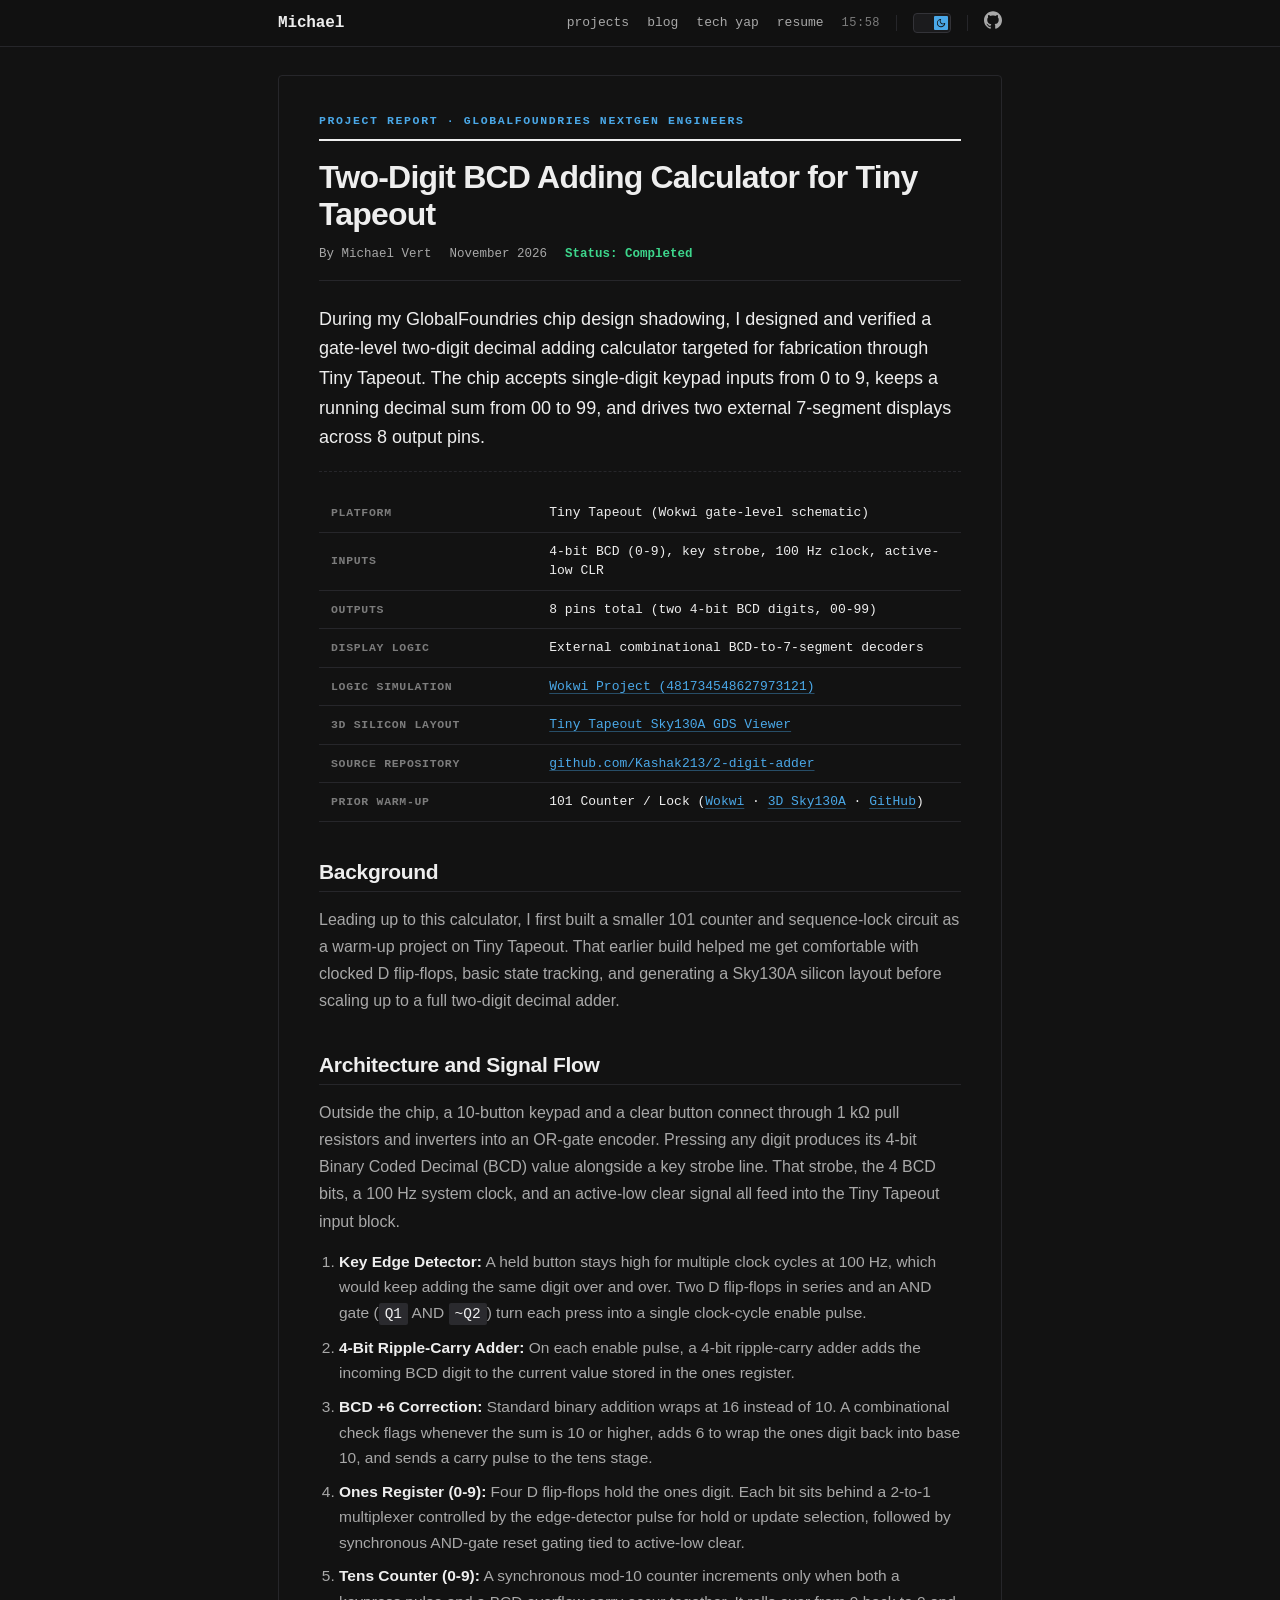
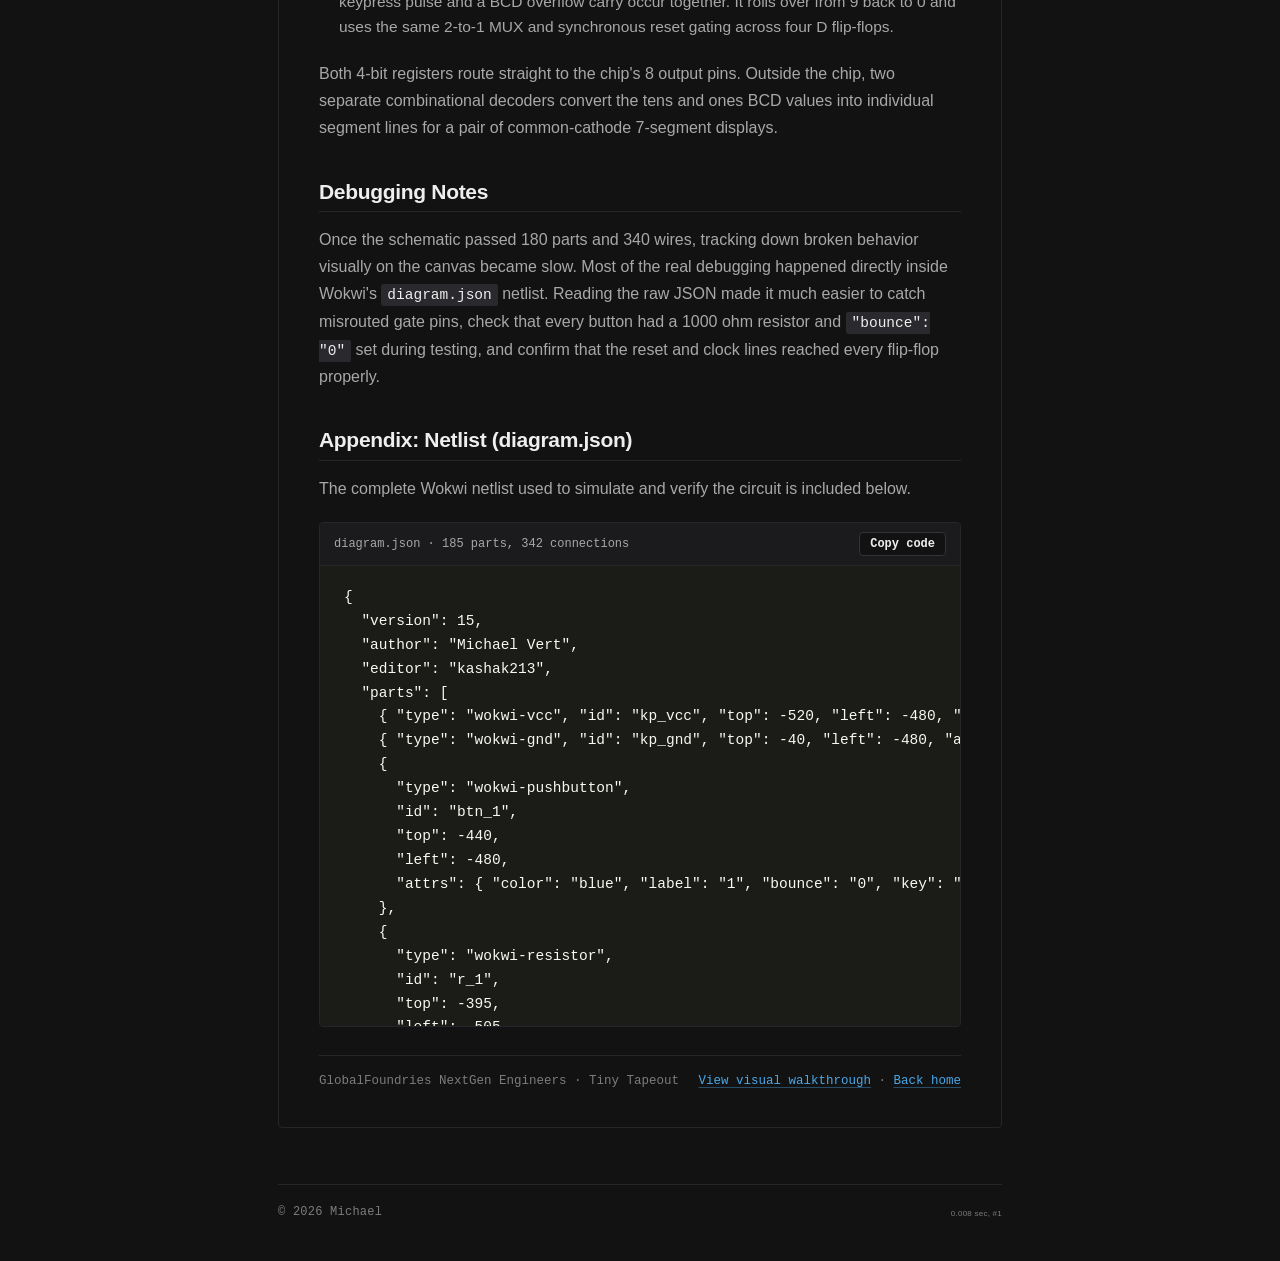
<file: gf-tapeout.html>
<!DOCTYPE html>
<html lang="en">
<head>
  <meta charset="UTF-8">
  <meta name="viewport" content="width=device-width, initial-scale=1">
  <meta name="theme-color" content="#f4f1ea">
  <title>vert.study</title>
  <link rel="icon" type="image/svg+xml" href="assets/favicon.svg">
  <link rel="apple-touch-icon" href="assets/images/logo.jpg">
  <link rel="stylesheet" href="assets/css/global.css">

  <script>
    function applyTheme() {
      let savedTheme = null
      try {
        savedTheme = localStorage.getItem('dark')
      } catch (e) {}
      const meta = document.querySelector('meta[name=theme-color]')
      if (savedTheme !== null) {
        if (savedTheme === 'true') {
          document.documentElement.classList.add('dark')
          meta.setAttribute('content', '#0c0c0e')
        } else {
          document.documentElement.classList.remove('dark')
          meta.setAttribute('content', '#f4f1ea')
        }
      } else {
        {
          document.documentElement.classList.add('dark')
          meta.setAttribute('content', '#0c0c0e')
        }
      }
    }
    applyTheme()
  </script>

  <style>
    .report-sheet {
      margin-top: 28px;
      padding: 36px 40px;
      background: var(--c-bg);
      border: 1px solid var(--c-divider);
      border-radius: var(--radius);
    }

    .report-kicker {
      font-family: var(--font-family-mono), monospace;
      font-size: 11.5px;
      font-weight: 700;
      letter-spacing: 0.14em;
      text-transform: uppercase;
      color: var(--c-brand-1);
      margin-bottom: 10px;
    }

    .report-header {
      border-top: 2px solid var(--c-text-1);
      border-bottom: 1px solid var(--c-divider);
      padding: 18px 0 16px;
      margin-bottom: 24px;
    }

    .report-header h1 {
      margin: 0 0 12px;
      font-size: 32px;
      line-height: 1.15;
      letter-spacing: -0.025em;
    }

    .report-byline {
      display: flex;
      flex-wrap: wrap;
      gap: 8px 18px;
      font-family: var(--font-family-mono), monospace;
      font-size: 12.5px;
      color: var(--c-text-2);
    }

    .report-status {
      color: var(--c-green-1);
      font-weight: 700;
    }

    .report-lead {
      font-size: 18px;
      line-height: 1.65;
      color: var(--c-text-1);
      margin: 0 0 22px;
      padding-bottom: 18px;
      border-bottom: 1px dashed var(--c-divider);
    }

    .report-body p {
      font-size: 16px;
      line-height: 1.7;
      margin: 14px 0;
      color: var(--c-text-2);
    }

    .report-table {
      width: 100%;
      border-collapse: collapse;
      margin: 22px 0;
      font-family: var(--font-family-mono), monospace;
      font-size: 13px;
    }

    .report-table th,
    .report-table td {
      text-align: left;
      padding: 9px 12px;
      border-bottom: 1px solid var(--c-divider);
    }

    .report-table th {
      color: var(--c-text-3);
      font-weight: 600;
      width: 34%;
      text-transform: uppercase;
      letter-spacing: 0.06em;
      font-size: 11.5px;
    }

    .report-table td {
      color: var(--c-text-1);
    }

    .stage-summary {
      margin: 14px 0 20px;
      padding-left: 1.25rem;
      list-style: decimal;
    }

    .stage-summary li {
      font-size: 15.5px;
      line-height: 1.65;
      color: var(--c-text-2);
      margin-bottom: 8px;
    }

    .stage-summary li strong {
      color: var(--c-text-1);
    }

    .code-wrap {
      margin: 20px 0 4px;
      border: 1px solid var(--c-divider);
      border-radius: var(--radius);
      overflow: hidden;
      background: var(--code-block-bg);
    }

    .code-bar {
      display: flex;
      align-items: center;
      justify-content: space-between;
      padding: 9px 14px;
      border-bottom: 1px solid var(--c-divider);
      background: var(--c-bg-alt);
      font-family: var(--font-family-mono), monospace;
      font-size: 12px;
      color: var(--c-text-2);
    }

    .copy-btn {
      font-family: var(--font-family-mono), monospace;
      font-size: 12px;
      font-weight: 600;
      padding: 4px 10px;
      border-radius: var(--radius);
      border: 1px solid var(--c-border);
      background: var(--c-bg);
      color: var(--c-text-1);
      cursor: pointer;
      transition: border-color 0.15s ease, color 0.15s ease;
    }

    .copy-btn:hover {
      border-color: var(--c-brand-1);
      color: var(--c-brand-1);
    }

    .code-wrap pre {
      margin: 0;
      border: none;
      border-radius: 0;
      max-height: 460px;
      overflow: auto;
    }

    .report-foot {
      margin-top: 28px;
      padding-top: 16px;
      border-top: 1px solid var(--c-divider);
      display: flex;
      justify-content: space-between;
      flex-wrap: wrap;
      gap: 10px;
      font-family: var(--font-family-mono), monospace;
      font-size: 12.5px;
      color: var(--c-text-3);
    }

    @media (max-width: 640px) {
      .report-sheet {
        padding: 24px 20px;
      }

      .report-header h1 {
        font-size: 25px;
      }
    }
  </style>
</head>
<body>

<div class="nav-container">
  <nav>
    <div class="nav-title">
      <a href="index.html">Michael</a>
    </div>

    <div class="nav-menu nav-mobile">
      <div class="nav-element">
        <button class="dark-toggle" role="switch" aria-label="Toggle dark mode">
          <span class="dark-toggle__check">
            <span class="dark-toggle__icon">
              <svg class="sun" aria-hidden="true" focusable="false"><use xlink:href="#sun"></use></svg>
              <svg class="moon" aria-hidden="true" focusable="false"><use xlink:href="#moon"></use></svg>
            </span>
          </span>
        </button>
      </div>
      <div class="nav-element">
        <a href="" class="hamburger-toggle" aria-label="Toggle menu">
          <svg aria-hidden="true" focusable="false">
            <use xlink:href="#menu"></use>
          </svg>
        </a>
      </div>
    </div>

    <div class="nav-popup">
      <a href="projects.html">projects</a>
      <a href="blog.html">blog</a>
      <a href="tech-yap.html">tech yap</a>
      <a href="resume.html">resume</a>
      <a href="https://github.com/Kashak213">github</a>
    </div>

    <div class="nav-menu nav-desktop">
      <div class="nav-element">
        <a href="projects.html">projects</a>
        <a href="blog.html">blog</a>
      <a href="tech-yap.html">tech yap</a>
        <a href="resume.html">resume</a>
        <div class="my-time" data-timezone="America/New_York" title="Time in my timezone (EST)" tabindex="0">
          19:33
        </div>
      </div>
      <div class="nav-element">
        <button class="dark-toggle" role="switch" aria-label="Toggle dark mode">
          <span class="dark-toggle__check">
            <span class="dark-toggle__icon">
              <svg class="sun" aria-hidden="true" focusable="false"><use xlink:href="#sun"></use></svg>
              <svg class="moon" aria-hidden="true" focusable="false"><use xlink:href="#moon"></use></svg>
            </span>
          </span>
        </button>
      </div>
      <div class="nav-element">
        <a href="https://github.com/Kashak213" aria-label="GitHub" title="GitHub profile">
          <svg aria-hidden="true" focusable="false">
            <use xlink:href="#github"></use>
          </svg>
        </a>
      </div>
    </div>
  </nav>
</div>

<main>
  <article class="report-sheet">
    <div class="report-kicker">Project Report · GlobalFoundries NextGen Engineers</div>

    <header class="report-header">
      <h1>Two-Digit BCD Adding Calculator for Tiny Tapeout</h1>
      <div class="report-byline">
        <span>By Michael Vert</span>
        <span>November 2026</span>
        <span class="report-status">Status: Completed</span>
      </div>
    </header>

    <p class="report-lead">
      During my GlobalFoundries chip design shadowing, I designed and verified a gate-level two-digit decimal adding calculator targeted for fabrication through Tiny Tapeout. The chip accepts single-digit keypad inputs from 0 to 9, keeps a running decimal sum from 00 to 99, and drives two external 7-segment displays across 8 output pins.
    </p>

    <div class="report-body">
      <table class="report-table">
        <tr>
          <th>Platform</th>
          <td>Tiny Tapeout (Wokwi gate-level schematic)</td>
        </tr>
        <tr>
          <th>Inputs</th>
          <td>4-bit BCD (0-9), key strobe, 100 Hz clock, active-low CLR</td>
        </tr>
        <tr>
          <th>Outputs</th>
          <td>8 pins total (two 4-bit BCD digits, 00-99)</td>
        </tr>
        <tr>
          <th>Display Logic</th>
          <td>External combinational BCD-to-7-segment decoders</td>
        </tr>
        <tr>
          <th>Logic Simulation</th>
          <td><a href="https://wokwi.com/projects/481734548627973121" target="_blank" rel="noopener">Wokwi Project (481734548627973121)</a></td>
        </tr>
        <tr>
          <th>3D Silicon Layout</th>
          <td><a href="https://gds-viewer.tinytapeout.com/?pdk=sky130A&amp;model=https%3A%2F%2Fkashak213.github.io%2F2-digit-adder%2F%2Ftinytapeout.oas" target="_blank" rel="noopener">Tiny Tapeout Sky130A GDS Viewer</a></td>
        </tr>
        <tr>
          <th>Source Repository</th>
          <td><a href="https://github.com/Kashak213/2-digit-adder" target="_blank" rel="noopener">github.com/Kashak213/2-digit-adder</a></td>
        </tr>
        <tr>
          <th>Prior Warm-Up</th>
          <td>101 Counter / Lock (<a href="https://wokwi.com/projects/478889023003507713" target="_blank" rel="noopener">Wokwi</a> · <a href="https://gds-viewer.tinytapeout.com/?pdk=sky130A&amp;model=https%3A%2F%2Fskyvk18.github.io%2F101-password-lock%2F%2Ftinytapeout.oas" target="_blank" rel="noopener">3D Sky130A</a> · <a href="https://github.com/Skyvk18/101-password-lock" target="_blank" rel="noopener">GitHub</a>)</td>
        </tr>
      </table>

      <h2>Background</h2>

      <p>
        Leading up to this calculator, I first built a smaller 101 counter and sequence-lock circuit as a warm-up project on Tiny Tapeout. That earlier build helped me get comfortable with clocked D flip-flops, basic state tracking, and generating a Sky130A silicon layout before scaling up to a full two-digit decimal adder.
      </p>

      <h2>Architecture and Signal Flow</h2>

      <p>
        Outside the chip, a 10-button keypad and a clear button connect through 1 kΩ pull resistors and inverters into an OR-gate encoder. Pressing any digit produces its 4-bit Binary Coded Decimal (BCD) value alongside a key strobe line. That strobe, the 4 BCD bits, a 100 Hz system clock, and an active-low clear signal all feed into the Tiny Tapeout input block.
      </p>

      <ol class="stage-summary">
        <li><strong>Key Edge Detector:</strong> A held button stays high for multiple clock cycles at 100 Hz, which would keep adding the same digit over and over. Two D flip-flops in series and an AND gate (<code>Q1</code> AND <code>~Q2</code>) turn each press into a single clock-cycle enable pulse.</li>
        <li><strong>4-Bit Ripple-Carry Adder:</strong> On each enable pulse, a 4-bit ripple-carry adder adds the incoming BCD digit to the current value stored in the ones register.</li>
        <li><strong>BCD +6 Correction:</strong> Standard binary addition wraps at 16 instead of 10. A combinational check flags whenever the sum is 10 or higher, adds 6 to wrap the ones digit back into base 10, and sends a carry pulse to the tens stage.</li>
        <li><strong>Ones Register (0-9):</strong> Four D flip-flops hold the ones digit. Each bit sits behind a 2-to-1 multiplexer controlled by the edge-detector pulse for hold or update selection, followed by synchronous AND-gate reset gating tied to active-low clear.</li>
        <li><strong>Tens Counter (0-9):</strong> A synchronous mod-10 counter increments only when both a keypress pulse and a BCD overflow carry occur together. It rolls over from 9 back to 0 and uses the same 2-to-1 MUX and synchronous reset gating across four D flip-flops.</li>
      </ol>

      <p>
        Both 4-bit registers route straight to the chip's 8 output pins. Outside the chip, two separate combinational decoders convert the tens and ones BCD values into individual segment lines for a pair of common-cathode 7-segment displays.
      </p>

      <h2>Debugging Notes</h2>

      <p>
        Once the schematic passed 180 parts and 340 wires, tracking down broken behavior visually on the canvas became slow. Most of the real debugging happened directly inside Wokwi's <code>diagram.json</code> netlist. Reading the raw JSON made it much easier to catch misrouted gate pins, check that every button had a 1000 ohm resistor and <code>"bounce": "0"</code> set during testing, and confirm that the reset and clock lines reached every flip-flop properly.
      </p>

      <h2>Appendix: Netlist (diagram.json)</h2>

      <p>
        The complete Wokwi netlist used to simulate and verify the circuit is included below.
      </p>

      <div class="code-wrap">
        <div class="code-bar">
          <span>diagram.json · 185 parts, 342 connections</span>
          <button type="button" class="copy-btn" id="copy-diagram-btn">Copy code</button>
        </div>
<pre><code id="diagram-json">{
  "version": 15,
  "author": "Michael Vert",
  "editor": "kashak213",
  "parts": [
    { "type": "wokwi-vcc", "id": "kp_vcc", "top": -520, "left": -480, "attrs": {} },
    { "type": "wokwi-gnd", "id": "kp_gnd", "top": -40, "left": -480, "attrs": {} },
    {
      "type": "wokwi-pushbutton",
      "id": "btn_1",
      "top": -440,
      "left": -480,
      "attrs": { "color": "blue", "label": "1", "bounce": "0", "key": "1" }
    },
    {
      "type": "wokwi-resistor",
      "id": "r_1",
      "top": -395,
      "left": -505,
      "attrs": { "value": "1000" }
    },
    {
      "type": "wokwi-pushbutton",
      "id": "btn_2",
      "top": -440,
      "left": -370,
      "attrs": { "color": "blue", "label": "2", "bounce": "0", "key": "2" }
    },
    {
      "type": "wokwi-resistor",
      "id": "r_2",
      "top": -395,
      "left": -395,
      "attrs": { "value": "1000" }
    },
    {
      "type": "wokwi-pushbutton",
      "id": "btn_3",
      "top": -440,
      "left": -260,
      "attrs": { "color": "blue", "label": "3", "bounce": "0", "key": "3" }
    },
    {
      "type": "wokwi-resistor",
      "id": "r_3",
      "top": -395,
      "left": -285,
      "attrs": { "value": "1000" }
    },
    {
      "type": "wokwi-pushbutton",
      "id": "btn_4",
      "top": -320,
      "left": -480,
      "attrs": { "color": "blue", "label": "4", "bounce": "0", "key": "4" }
    },
    {
      "type": "wokwi-resistor",
      "id": "r_4",
      "top": -275,
      "left": -505,
      "attrs": { "value": "1000" }
    },
    {
      "type": "wokwi-pushbutton",
      "id": "btn_5",
      "top": -320,
      "left": -370,
      "attrs": { "color": "blue", "label": "5", "bounce": "0", "key": "5" }
    },
    {
      "type": "wokwi-resistor",
      "id": "r_5",
      "top": -275,
      "left": -395,
      "attrs": { "value": "1000" }
    },
    {
      "type": "wokwi-pushbutton",
      "id": "btn_6",
      "top": -320,
      "left": -260,
      "attrs": { "color": "blue", "label": "6", "bounce": "0", "key": "6" }
    },
    {
      "type": "wokwi-resistor",
      "id": "r_6",
      "top": -275,
      "left": -285,
      "attrs": { "value": "1000" }
    },
    {
      "type": "wokwi-pushbutton",
      "id": "btn_7",
      "top": -200,
      "left": -480,
      "attrs": { "color": "blue", "label": "7", "bounce": "0", "key": "7" }
    },
    {
      "type": "wokwi-resistor",
      "id": "r_7",
      "top": -155,
      "left": -505,
      "attrs": { "value": "1000" }
    },
    {
      "type": "wokwi-pushbutton",
      "id": "btn_8",
      "top": -200,
      "left": -370,
      "attrs": { "color": "blue", "label": "8", "bounce": "0", "key": "8" }
    },
    {
      "type": "wokwi-resistor",
      "id": "r_8",
      "top": -155,
      "left": -395,
      "attrs": { "value": "1000" }
    },
    {
      "type": "wokwi-pushbutton",
      "id": "btn_clr",
      "top": -200,
      "left": -260,
      "attrs": { "color": "red", "label": "CLR", "bounce": "0", "key": "c" }
    },
    {
      "type": "wokwi-resistor",
      "id": "r_clr",
      "top": -155,
      "left": -285,
      "attrs": { "value": "1000" }
    },
    {
      "type": "wokwi-clock-generator",
      "id": "clock1",
      "top": -500,
      "left": -160,
      "attrs": { "frequency": "100" }
    },
    {
      "type": "board-tt-block-input",
      "id": "ttin",
      "top": -260,
      "left": -20,
      "attrs": { "verilogRole": "input" }
    },
    {
      "type": "board-tt-block-output",
      "id": "ttout",
      "top": 140,
      "left": 2120,
      "attrs": { "verilogRole": "output" }
    },
    { "type": "wokwi-vcc", "id": "vcc_oe", "top": -580, "left": 2040, "attrs": {} },
    { "type": "wokwi-gnd", "id": "gnd_dp", "top": 360, "left": 2040, "attrs": {} },
    {
      "type": "board-tt-block-bidirectional-io",
      "id": "ttio0",
      "top": -520,
      "left": 2120,
      "attrs": { "verilogRole": "bidirectional", "verilogBit": "0" }
    },
    {
      "type": "board-tt-block-bidirectional-io",
      "id": "ttio1",
      "top": -445,
      "left": 2120,
      "attrs": { "verilogRole": "bidirectional", "verilogBit": "1" }
    },
    {
      "type": "board-tt-block-bidirectional-io",
      "id": "ttio2",
      "top": -370,
      "left": 2120,
      "attrs": { "verilogRole": "bidirectional", "verilogBit": "2" }
    },
    {
      "type": "board-tt-block-bidirectional-io",
      "id": "ttio3",
      "top": -295,
      "left": 2120,
      "attrs": { "verilogRole": "bidirectional", "verilogBit": "3" }
    },
    {
      "type": "board-tt-block-bidirectional-io",
      "id": "ttio4",
      "top": -220,
      "left": 2120,
      "attrs": { "verilogRole": "bidirectional", "verilogBit": "4" }
    },
    {
      "type": "board-tt-block-bidirectional-io",
      "id": "ttio5",
      "top": -145,
      "left": 2120,
      "attrs": { "verilogRole": "bidirectional", "verilogBit": "5" }
    },
    {
      "type": "board-tt-block-bidirectional-io",
      "id": "ttio6",
      "top": -70,
      "left": 2120,
      "attrs": { "verilogRole": "bidirectional", "verilogBit": "6" }
    },
    { "type": "wokwi-gate-not", "id": "inv_1", "top": -460, "left": 160, "attrs": {} },
    { "type": "wokwi-gate-not", "id": "inv_2", "top": -408, "left": 160, "attrs": {} },
    { "type": "wokwi-gate-not", "id": "inv_3", "top": -356, "left": 160, "attrs": {} },
    { "type": "wokwi-gate-not", "id": "inv_4", "top": -304, "left": 160, "attrs": {} },
    { "type": "wokwi-gate-not", "id": "inv_5", "top": -252, "left": 160, "attrs": {} },
    { "type": "wokwi-gate-not", "id": "inv_6", "top": -200, "left": 160, "attrs": {} },
    { "type": "wokwi-gate-not", "id": "inv_7", "top": -148, "left": 160, "attrs": {} },
    { "type": "wokwi-gate-not", "id": "inv_8", "top": -96, "left": 160, "attrs": {} },
    { "type": "wokwi-gate-or-2", "id": "enc0_a", "top": -460, "left": 280, "attrs": {} },
    { "type": "wokwi-gate-or-2", "id": "enc0_b", "top": -405, "left": 280, "attrs": {} },
    { "type": "wokwi-gate-or-2", "id": "enc0_c", "top": -432, "left": 390, "attrs": {} },
    { "type": "wokwi-gate-or-2", "id": "enc1_a", "top": -330, "left": 280, "attrs": {} },
    { "type": "wokwi-gate-or-2", "id": "enc1_b", "top": -275, "left": 280, "attrs": {} },
    { "type": "wokwi-gate-or-2", "id": "enc1_c", "top": -302, "left": 390, "attrs": {} },
    { "type": "wokwi-gate-or-2", "id": "enc2_a", "top": -200, "left": 280, "attrs": {} },
    { "type": "wokwi-gate-or-2", "id": "enc2_b", "top": -145, "left": 280, "attrs": {} },
    { "type": "wokwi-gate-or-2", "id": "enc2_c", "top": -172, "left": 390, "attrs": {} },
    { "type": "wokwi-gate-or-2", "id": "any_01", "top": -60, "left": 280, "attrs": {} },
    { "type": "wokwi-gate-or-2", "id": "any_23", "top": -5, "left": 280, "attrs": {} },
    { "type": "wokwi-gate-or-2", "id": "any_all", "top": -32, "left": 390, "attrs": {} },
    { "type": "wokwi-flip-flop-d", "id": "dff_k1", "top": -560, "left": 560, "attrs": {} },
    { "type": "wokwi-flip-flop-d", "id": "dff_k2", "top": -560, "left": 720, "attrs": {} },
    { "type": "wokwi-gate-and-2", "id": "key_fire", "top": -550, "left": 880, "attrs": {} },
    { "type": "wokwi-gate-xor-2", "id": "ha0_s", "top": -400, "left": 560, "attrs": {} },
    { "type": "wokwi-gate-and-2", "id": "ha0_c", "top": -345, "left": 560, "attrs": {} },
    { "type": "wokwi-gate-xor-2", "id": "fa1_p", "top": -265, "left": 560, "attrs": {} },
    { "type": "wokwi-gate-and-2", "id": "fa1_g", "top": -210, "left": 560, "attrs": {} },
    { "type": "wokwi-gate-xor-2", "id": "fa1_s", "top": -265, "left": 710, "attrs": {} },
    { "type": "wokwi-gate-and-2", "id": "fa1_cp", "top": -210, "left": 710, "attrs": {} },
    { "type": "wokwi-gate-or-2", "id": "fa1_c", "top": -155, "left": 710, "attrs": {} },
    { "type": "wokwi-gate-xor-2", "id": "fa2_p", "top": -75, "left": 560, "attrs": {} },
    { "type": "wokwi-gate-and-2", "id": "fa2_g", "top": -20, "left": 560, "attrs": {} },
    { "type": "wokwi-gate-xor-2", "id": "fa2_s", "top": -75, "left": 710, "attrs": {} },
    { "type": "wokwi-gate-and-2", "id": "fa2_cp", "top": -20, "left": 710, "attrs": {} },
    { "type": "wokwi-gate-or-2", "id": "fa2_c", "top": 35, "left": 710, "attrs": {} },
    { "type": "wokwi-gate-xor-2", "id": "fa3_p", "top": 115, "left": 560, "attrs": {} },
    { "type": "wokwi-gate-and-2", "id": "fa3_g", "top": 170, "left": 560, "attrs": {} },
    { "type": "wokwi-gate-xor-2", "id": "fa3_s", "top": 115, "left": 710, "attrs": {} },
    { "type": "wokwi-gate-and-2", "id": "fa3_cp", "top": 170, "left": 710, "attrs": {} },
    { "type": "wokwi-gate-or-2", "id": "fa3_c", "top": 225, "left": 710, "attrs": {} },
    { "type": "wokwi-gate-or-2", "id": "bcd_s21", "top": -400, "left": 880, "attrs": {} },
    { "type": "wokwi-gate-and-2", "id": "bcd_s3_21", "top": -345, "left": 880, "attrs": {} },
    { "type": "wokwi-gate-or-2", "id": "bcd_gt9", "top": -290, "left": 880, "attrs": {} },
    { "type": "wokwi-gate-xor-2", "id": "bcd_r1", "top": -210, "left": 880, "attrs": {} },
    { "type": "wokwi-gate-and-2", "id": "bcd_k1", "top": -155, "left": 880, "attrs": {} },
    { "type": "wokwi-gate-xor-2", "id": "bcd_p2", "top": -75, "left": 880, "attrs": {} },
    { "type": "wokwi-gate-and-2", "id": "bcd_g2", "top": -20, "left": 880, "attrs": {} },
    { "type": "wokwi-gate-xor-2", "id": "bcd_r2", "top": -75, "left": 1020, "attrs": {} },
    { "type": "wokwi-gate-and-2", "id": "bcd_cp2", "top": -20, "left": 1020, "attrs": {} },
    { "type": "wokwi-gate-or-2", "id": "bcd_k2", "top": 35, "left": 1020, "attrs": {} },
    { "type": "wokwi-gate-xor-2", "id": "bcd_r3", "top": 115, "left": 1020, "attrs": {} },
    { "type": "wokwi-mux-2", "id": "mux_0", "top": -420, "left": 1180, "attrs": {} },
    { "type": "wokwi-gate-and-2", "id": "rst_0", "top": -420, "left": 1320, "attrs": {} },
    { "type": "wokwi-flip-flop-d", "id": "dff0", "top": -420, "left": 1460, "attrs": {} },
    { "type": "wokwi-mux-2", "id": "mux_1", "top": -330, "left": 1180, "attrs": {} },
    { "type": "wokwi-gate-and-2", "id": "rst_1", "top": -330, "left": 1320, "attrs": {} },
    { "type": "wokwi-flip-flop-d", "id": "dff1", "top": -330, "left": 1460, "attrs": {} },
    { "type": "wokwi-mux-2", "id": "mux_2", "top": -240, "left": 1180, "attrs": {} },
    { "type": "wokwi-gate-and-2", "id": "rst_2", "top": -240, "left": 1320, "attrs": {} },
    { "type": "wokwi-flip-flop-d", "id": "dff2", "top": -240, "left": 1460, "attrs": {} },
    { "type": "wokwi-mux-2", "id": "mux_3", "top": -150, "left": 1180, "attrs": {} },
    { "type": "wokwi-gate-and-2", "id": "rst_3", "top": -150, "left": 1320, "attrs": {} },
    { "type": "wokwi-flip-flop-d", "id": "dff3", "top": -150, "left": 1460, "attrs": {} },
    { "type": "wokwi-gate-and-2", "id": "tens_inc", "top": -20, "left": 1180, "attrs": {} },
    { "type": "wokwi-gate-nand-2", "id": "t_not9", "top": 35, "left": 1180, "attrs": {} },
    { "type": "wokwi-gate-xor-2", "id": "t_x1", "top": 95, "left": 1180, "attrs": {} },
    { "type": "wokwi-gate-and-2", "id": "t_nt1", "top": 95, "left": 1310, "attrs": {} },
    { "type": "wokwi-gate-and-2", "id": "t_c10", "top": 155, "left": 1180, "attrs": {} },
    { "type": "wokwi-gate-xor-2", "id": "t_x2", "top": 210, "left": 1180, "attrs": {} },
    { "type": "wokwi-gate-and-2", "id": "t_nt2", "top": 210, "left": 1310, "attrs": {} },
    { "type": "wokwi-gate-and-2", "id": "t_c210", "top": 270, "left": 1180, "attrs": {} },
    { "type": "wokwi-gate-xor-2", "id": "t_x3", "top": 325, "left": 1180, "attrs": {} },
    { "type": "wokwi-gate-and-2", "id": "t_nt3", "top": 325, "left": 1310, "attrs": {} },
    { "type": "wokwi-mux-2", "id": "tmux_0", "top": -20, "left": 1430, "attrs": {} },
    { "type": "wokwi-gate-and-2", "id": "trst_0", "top": -20, "left": 1550, "attrs": {} },
    { "type": "wokwi-flip-flop-d", "id": "tff0", "top": -20, "left": 1670, "attrs": {} },
    { "type": "wokwi-mux-2", "id": "tmux_1", "top": 70, "left": 1430, "attrs": {} },
    { "type": "wokwi-gate-and-2", "id": "trst_1", "top": 70, "left": 1550, "attrs": {} },
    { "type": "wokwi-flip-flop-d", "id": "tff1", "top": 70, "left": 1670, "attrs": {} },
    { "type": "wokwi-mux-2", "id": "tmux_2", "top": 160, "left": 1430, "attrs": {} },
    { "type": "wokwi-gate-and-2", "id": "trst_2", "top": 160, "left": 1550, "attrs": {} },
    { "type": "wokwi-flip-flop-d", "id": "tff2", "top": 160, "left": 1670, "attrs": {} },
    { "type": "wokwi-mux-2", "id": "tmux_3", "top": 250, "left": 1430, "attrs": {} },
    { "type": "wokwi-gate-and-2", "id": "trst_3", "top": 250, "left": 1550, "attrs": {} },
    { "type": "wokwi-flip-flop-d", "id": "tff3", "top": 250, "left": 1670, "attrs": {} },
    { "type": "wokwi-gate-xnor-2", "id": "dt_x20", "top": -520, "left": 1800, "attrs": {} },
    { "type": "wokwi-gate-xnor-2", "id": "dt_x10", "top": -472, "left": 1800, "attrs": {} },
    { "type": "wokwi-gate-or-2", "id": "dt_a1", "top": -520, "left": 1900, "attrs": {} },
    { "type": "wokwi-gate-or-2", "id": "dt_a", "top": -520, "left": 1995, "attrs": {} },
    { "type": "wokwi-gate-or-2", "id": "dt_b", "top": -472, "left": 1995, "attrs": {} },
    { "type": "wokwi-gate-or-2", "id": "dt_c1", "top": -424, "left": 1900, "attrs": {} },
    { "type": "wokwi-gate-or-2", "id": "dt_c", "top": -424, "left": 1995, "attrs": {} },
    { "type": "wokwi-gate-and-2", "id": "dt_d1", "top": -376, "left": 1800, "attrs": {} },
    { "type": "wokwi-gate-and-2", "id": "dt_d2", "top": -328, "left": 1800, "attrs": {} },
    { "type": "wokwi-gate-and-2", "id": "dt_d3", "top": -280, "left": 1800, "attrs": {} },
    { "type": "wokwi-gate-or-2", "id": "dt_d4", "top": -328, "left": 1900, "attrs": {} },
    { "type": "wokwi-gate-nand-2", "id": "dt_d", "top": -328, "left": 1995, "attrs": {} },
    { "type": "wokwi-gate-or-2", "id": "dt_e1", "top": -232, "left": 1900, "attrs": {} },
    { "type": "wokwi-gate-and-2", "id": "dt_e", "top": -232, "left": 1995, "attrs": {} },
    { "type": "wokwi-gate-and-2", "id": "dt_f1", "top": -184, "left": 1800, "attrs": {} },
    { "type": "wokwi-gate-or-2", "id": "dt_f2", "top": -136, "left": 1800, "attrs": {} },
    { "type": "wokwi-gate-and-2", "id": "dt_f3", "top": -136, "left": 1900, "attrs": {} },
    { "type": "wokwi-gate-or-2", "id": "dt_f4", "top": -184, "left": 1900, "attrs": {} },
    { "type": "wokwi-gate-or-2", "id": "dt_f", "top": -160, "left": 1995, "attrs": {} },
    { "type": "wokwi-gate-xor-2", "id": "dt_g1", "top": -88, "left": 1800, "attrs": {} },
    { "type": "wokwi-gate-and-2", "id": "dt_g2", "top": -40, "left": 1800, "attrs": {} },
    { "type": "wokwi-gate-or-2", "id": "dt_g3", "top": -88, "left": 1900, "attrs": {} },
    { "type": "wokwi-gate-or-2", "id": "dt_g", "top": -88, "left": 1995, "attrs": {} },
    { "type": "wokwi-gate-xnor-2", "id": "do_x20", "top": 60, "left": 1800, "attrs": {} },
    { "type": "wokwi-gate-xnor-2", "id": "do_x10", "top": 108, "left": 1800, "attrs": {} },
    { "type": "wokwi-gate-or-2", "id": "do_a1", "top": 60, "left": 1900, "attrs": {} },
    { "type": "wokwi-gate-or-2", "id": "do_a", "top": 60, "left": 1995, "attrs": {} },
    { "type": "wokwi-gate-or-2", "id": "do_b", "top": 108, "left": 1995, "attrs": {} },
    { "type": "wokwi-gate-or-2", "id": "do_c1", "top": 156, "left": 1900, "attrs": {} },
    { "type": "wokwi-gate-or-2", "id": "do_c", "top": 156, "left": 1995, "attrs": {} },
    { "type": "wokwi-gate-and-2", "id": "do_d1", "top": 204, "left": 1800, "attrs": {} },
    { "type": "wokwi-gate-and-2", "id": "do_d2", "top": 252, "left": 1800, "attrs": {} },
    { "type": "wokwi-gate-and-2", "id": "do_d3", "top": 300, "left": 1800, "attrs": {} },
    { "type": "wokwi-gate-or-2", "id": "do_d4", "top": 252, "left": 1900, "attrs": {} },
    { "type": "wokwi-gate-nand-2", "id": "do_d", "top": 252, "left": 1995, "attrs": {} },
    { "type": "wokwi-gate-or-2", "id": "do_e1", "top": 348, "left": 1900, "attrs": {} },
    { "type": "wokwi-gate-and-2", "id": "do_e", "top": 348, "left": 1995, "attrs": {} },
    { "type": "wokwi-gate-and-2", "id": "do_f1", "top": 396, "left": 1800, "attrs": {} },
    { "type": "wokwi-gate-or-2", "id": "do_f2", "top": 444, "left": 1800, "attrs": {} },
    { "type": "wokwi-gate-and-2", "id": "do_f3", "top": 444, "left": 1900, "attrs": {} },
    { "type": "wokwi-gate-or-2", "id": "do_f4", "top": 396, "left": 1900, "attrs": {} },
    { "type": "wokwi-gate-or-2", "id": "do_f", "top": 420, "left": 1995, "attrs": {} },
    { "type": "wokwi-gate-xor-2", "id": "do_g1", "top": 492, "left": 1800, "attrs": {} },
    { "type": "wokwi-gate-and-2", "id": "do_g2", "top": 540, "left": 1800, "attrs": {} },
    { "type": "wokwi-gate-or-2", "id": "do_g3", "top": 492, "left": 1900, "attrs": {} },
    { "type": "wokwi-gate-or-2", "id": "do_g", "top": 492, "left": 1995, "attrs": {} },
    {
      "type": "wokwi-7segment",
      "id": "sevseg_tens",
      "top": -200,
      "left": 2320,
      "attrs": { "common": "cathode" }
    },
    {
      "type": "wokwi-7segment",
      "id": "sevseg_ones",
      "top": -200,
      "left": 2420,
      "attrs": { "common": "cathode" }
    },
    { "type": "wokwi-gnd", "id": "disp_gnd", "top": -60, "left": 2375, "attrs": {} },
    {
      "type": "wokwi-text",
      "id": "txt_title",
      "top": -624,
      "left": -480,
      "attrs": { "text": "2-Digit (00-99) Keypad Adding Calculator" }
    },
    {
      "type": "wokwi-text",
      "id": "lbl_kp",
      "top": -500,
      "left": -480,
      "attrs": { "text": "KEYPAD (1-8 + CLR)" }
    },
    {
      "type": "wokwi-text",
      "id": "lbl_enc",
      "top": -518.4,
      "left": 163.2,
      "attrs": { "text": "BCD ENCODER" }
    },
    {
      "type": "wokwi-text",
      "id": "lbl_edge",
      "top": -614.4,
      "left": 556.8,
      "attrs": { "text": "KEY EDGE DETECTOR" }
    },
    {
      "type": "wokwi-text",
      "id": "lbl_add",
      "top": -451.2,
      "left": 556.8,
      "attrs": { "text": "4-BIT ADDER" }
    },
    {
      "type": "wokwi-text",
      "id": "lbl_bcd",
      "top": -451.2,
      "left": 883.2,
      "attrs": { "text": "BCD +6 CORRECTION" }
    },
    {
      "type": "wokwi-text",
      "id": "lbl_ones",
      "top": -470.4,
      "left": 1180.8,
      "attrs": { "text": "ONES REGISTER" }
    },
    {
      "type": "wokwi-text",
      "id": "lbl_tens",
      "top": -67.2,
      "left": 1180.8,
      "attrs": { "text": "TENS COUNTER" }
    },
    {
      "type": "wokwi-text",
      "id": "lbl_dt",
      "top": -566.4,
      "left": 1795.2,
      "attrs": { "text": "TENS 7-SEG DECODER" }
    },
    {
      "type": "wokwi-text",
      "id": "lbl_do",
      "top": 9.6,
      "left": 1795.2,
      "attrs": { "text": "ONES 7-SEG DECODER" }
    },
    {
      "type": "wokwi-text",
      "id": "txt_out",
      "top": -260,
      "left": 2310,
      "attrs": { "text": "Total (00-99)" }
    }
  ],
  "connections": [
    [ "kp_vcc:VCC", "r_1:1", "red", [ "h0" ] ],
    [ "r_1:2", "btn_1:1.l", "green", [ "h0" ] ],
    [ "btn_1:2.l", "kp_gnd:GND", "black", [ "h0" ] ],
    [ "btn_1:1.r", "ttin:EXTIN0", "green", [ "h0" ] ],
    [ "kp_vcc:VCC", "r_2:1", "red", [ "h0" ] ],
    [ "r_2:2", "btn_2:1.l", "green", [ "h0" ] ],
    [ "btn_2:2.l", "kp_gnd:GND", "black", [ "h0" ] ],
    [ "btn_2:1.r", "ttin:EXTIN1", "green", [ "h0" ] ],
    [ "kp_vcc:VCC", "r_3:1", "red", [ "h0" ] ],
    [ "r_3:2", "btn_3:1.l", "green", [ "h0" ] ],
    [ "btn_3:2.l", "kp_gnd:GND", "black", [ "h0" ] ],
    [ "btn_3:1.r", "ttin:EXTIN2", "green", [ "h0" ] ],
    [ "kp_vcc:VCC", "r_4:1", "red", [ "h0" ] ],
    [ "r_4:2", "btn_4:1.l", "green", [ "h0" ] ],
    [ "btn_4:2.l", "kp_gnd:GND", "black", [ "h0" ] ],
    [ "btn_4:1.r", "ttin:EXTIN3", "green", [ "h0" ] ],
    [ "kp_vcc:VCC", "r_5:1", "red", [ "h0" ] ],
    [ "r_5:2", "btn_5:1.l", "green", [ "h0" ] ],
    [ "btn_5:2.l", "kp_gnd:GND", "black", [ "h0" ] ],
    [ "btn_5:1.r", "ttin:EXTIN4", "green", [ "h0" ] ],
    [ "kp_vcc:VCC", "r_6:1", "red", [ "h0" ] ],
    [ "r_6:2", "btn_6:1.l", "green", [ "h0" ] ],
    [ "btn_6:2.l", "kp_gnd:GND", "black", [ "h0" ] ],
    [ "btn_6:1.r", "ttin:EXTIN5", "green", [ "h0" ] ],
    [ "kp_vcc:VCC", "r_7:1", "red", [ "h0" ] ],
    [ "r_7:2", "btn_7:1.l", "green", [ "h0" ] ],
    [ "btn_7:2.l", "kp_gnd:GND", "black", [ "h0" ] ],
    [ "btn_7:1.r", "ttin:EXTIN6", "green", [ "h0" ] ],
    [ "kp_vcc:VCC", "r_8:1", "red", [ "h0" ] ],
    [ "r_8:2", "btn_8:1.l", "green", [ "h0" ] ],
    [ "btn_8:2.l", "kp_gnd:GND", "black", [ "h0" ] ],
    [ "btn_8:1.r", "ttin:EXTIN7", "green", [ "h0" ] ],
    [ "kp_vcc:VCC", "r_clr:1", "red", [ "h0" ] ],
    [ "r_clr:2", "btn_clr:1.l", "orange", [ "h0" ] ],
    [ "btn_clr:2.l", "kp_gnd:GND", "black", [ "h0" ] ],
    [ "btn_clr:1.r", "ttin:EXTRST_N", "orange", [ "h0" ] ],
    [ "clock1:CLK", "ttin:EXTCLK", "blue", [ "h0" ] ],
    [ "gnd_dp:GND", "ttout:OUT7", "black", [ "h0" ] ],
    [ "vcc_oe:VCC", "ttio0:OE", "red", [ "h0" ] ],
    [ "vcc_oe:VCC", "ttio1:OE", "red", [ "h0" ] ],
    [ "vcc_oe:VCC", "ttio2:OE", "red", [ "h0" ] ],
    [ "vcc_oe:VCC", "ttio3:OE", "red", [ "h0" ] ],
    [ "vcc_oe:VCC", "ttio4:OE", "red", [ "h0" ] ],
    [ "vcc_oe:VCC", "ttio5:OE", "red", [ "h0" ] ],
    [ "vcc_oe:VCC", "ttio6:OE", "red", [ "h0" ] ],
    [ "ttin:IN0", "inv_1:IN", "green", [ "h0" ] ],
    [ "ttin:IN1", "inv_2:IN", "green", [ "h0" ] ],
    [ "ttin:IN2", "inv_3:IN", "green", [ "h0" ] ],
    [ "ttin:IN3", "inv_4:IN", "green", [ "h0" ] ],
    [ "ttin:IN4", "inv_5:IN", "green", [ "h0" ] ],
    [ "ttin:IN5", "inv_6:IN", "green", [ "h0" ] ],
    [ "ttin:IN6", "inv_7:IN", "green", [ "h0" ] ],
    [ "ttin:IN7", "inv_8:IN", "green", [ "h0" ] ],
    [ "inv_1:OUT", "enc0_a:A", "green", [ "h0" ] ],
    [ "inv_3:OUT", "enc0_a:B", "green", [ "h0" ] ],
    [ "inv_5:OUT", "enc0_b:A", "green", [ "h0" ] ],
    [ "inv_7:OUT", "enc0_b:B", "green", [ "h0" ] ],
    [ "enc0_a:OUT", "enc0_c:A", "green", [ "h0" ] ],
    [ "enc0_b:OUT", "enc0_c:B", "green", [ "h0" ] ],
    [ "inv_2:OUT", "enc1_a:A", "green", [ "h0" ] ],
    [ "inv_3:OUT", "enc1_a:B", "green", [ "h0" ] ],
    [ "inv_6:OUT", "enc1_b:A", "green", [ "h0" ] ],
    [ "inv_7:OUT", "enc1_b:B", "green", [ "h0" ] ],
    [ "enc1_a:OUT", "enc1_c:A", "green", [ "h0" ] ],
    [ "enc1_b:OUT", "enc1_c:B", "green", [ "h0" ] ],
    [ "inv_4:OUT", "enc2_a:A", "green", [ "h0" ] ],
    [ "inv_5:OUT", "enc2_a:B", "green", [ "h0" ] ],
    [ "inv_6:OUT", "enc2_b:A", "green", [ "h0" ] ],
    [ "inv_7:OUT", "enc2_b:B", "green", [ "h0" ] ],
    [ "enc2_a:OUT", "enc2_c:A", "green", [ "h0" ] ],
    [ "enc2_b:OUT", "enc2_c:B", "green", [ "h0" ] ],
    [ "enc0_c:OUT", "any_01:A", "blue", [ "h0" ] ],
    [ "enc1_c:OUT", "any_01:B", "blue", [ "h0" ] ],
    [ "enc2_c:OUT", "any_23:A", "blue", [ "h0" ] ],
    [ "inv_8:OUT", "any_23:B", "blue", [ "h0" ] ],
    [ "any_01:OUT", "any_all:A", "blue", [ "h0" ] ],
    [ "any_23:OUT", "any_all:B", "blue", [ "h0" ] ],
    [ "any_all:OUT", "dff_k1:D", "blue", [ "h0" ] ],
    [ "ttin:CLK", "dff_k1:CLK", "blue", [ "h0" ] ],
    [ "dff_k1:Q", "dff_k2:D", "blue", [ "h0" ] ],
    [ "ttin:CLK", "dff_k2:CLK", "blue", [ "h0" ] ],
    [ "dff_k1:Q", "key_fire:A", "blue", [ "h0" ] ],
    [ "dff_k2:NOTQ", "key_fire:B", "blue", [ "h0" ] ],
    [ "dff0:Q", "ha0_s:A", "cyan", [ "h0" ] ],
    [ "enc0_c:OUT", "ha0_s:B", "green", [ "h0" ] ],
    [ "dff0:Q", "ha0_c:A", "cyan", [ "h0" ] ],
    [ "enc0_c:OUT", "ha0_c:B", "green", [ "h0" ] ],
    [ "dff1:Q", "fa1_p:A", "cyan", [ "h0" ] ],
    [ "enc1_c:OUT", "fa1_p:B", "green", [ "h0" ] ],
    [ "dff1:Q", "fa1_g:A", "cyan", [ "h0" ] ],
    [ "enc1_c:OUT", "fa1_g:B", "green", [ "h0" ] ],
    [ "fa1_p:OUT", "fa1_s:A", "green", [ "h0" ] ],
    [ "ha0_c:OUT", "fa1_s:B", "gold", [ "h0" ] ],
    [ "fa1_p:OUT", "fa1_cp:A", "green", [ "h0" ] ],
    [ "ha0_c:OUT", "fa1_cp:B", "gold", [ "h0" ] ],
    [ "fa1_g:OUT", "fa1_c:A", "gold", [ "h0" ] ],
    [ "fa1_cp:OUT", "fa1_c:B", "gold", [ "h0" ] ],
    [ "dff2:Q", "fa2_p:A", "cyan", [ "h0" ] ],
    [ "enc2_c:OUT", "fa2_p:B", "green", [ "h0" ] ],
    [ "dff2:Q", "fa2_g:A", "cyan", [ "h0" ] ],
    [ "enc2_c:OUT", "fa2_g:B", "green", [ "h0" ] ],
    [ "fa2_p:OUT", "fa2_s:A", "green", [ "h0" ] ],
    [ "fa1_c:OUT", "fa2_s:B", "gold", [ "h0" ] ],
    [ "fa2_p:OUT", "fa2_cp:A", "green", [ "h0" ] ],
    [ "fa1_c:OUT", "fa2_cp:B", "gold", [ "h0" ] ],
    [ "fa2_g:OUT", "fa2_c:A", "gold", [ "h0" ] ],
    [ "fa2_cp:OUT", "fa2_c:B", "gold", [ "h0" ] ],
    [ "dff3:Q", "fa3_p:A", "cyan", [ "h0" ] ],
    [ "inv_8:OUT", "fa3_p:B", "green", [ "h0" ] ],
    [ "dff3:Q", "fa3_g:A", "cyan", [ "h0" ] ],
    [ "inv_8:OUT", "fa3_g:B", "green", [ "h0" ] ],
    [ "fa3_p:OUT", "fa3_s:A", "green", [ "h0" ] ],
    [ "fa2_c:OUT", "fa3_s:B", "gold", [ "h0" ] ],
    [ "fa3_p:OUT", "fa3_cp:A", "green", [ "h0" ] ],
    [ "fa2_c:OUT", "fa3_cp:B", "gold", [ "h0" ] ],
    [ "fa3_g:OUT", "fa3_c:A", "gold", [ "h0" ] ],
    [ "fa3_cp:OUT", "fa3_c:B", "gold", [ "h0" ] ],
    [ "fa2_s:OUT", "bcd_s21:A", "violet", [ "h0" ] ],
    [ "fa1_s:OUT", "bcd_s21:B", "violet", [ "h0" ] ],
    [ "fa3_s:OUT", "bcd_s3_21:A", "violet", [ "h0" ] ],
    [ "bcd_s21:OUT", "bcd_s3_21:B", "violet", [ "h0" ] ],
    [ "fa3_c:OUT", "bcd_gt9:A", "gold", [ "h0" ] ],
    [ "bcd_s3_21:OUT", "bcd_gt9:B", "violet", [ "h0" ] ],
    [ "fa1_s:OUT", "bcd_r1:A", "violet", [ "h0" ] ],
    [ "bcd_gt9:OUT", "bcd_r1:B", "gold", [ "h0" ] ],
    [ "fa1_s:OUT", "bcd_k1:A", "violet", [ "h0" ] ],
    [ "bcd_gt9:OUT", "bcd_k1:B", "gold", [ "h0" ] ],
    [ "fa2_s:OUT", "bcd_p2:A", "violet", [ "h0" ] ],
    [ "bcd_gt9:OUT", "bcd_p2:B", "gold", [ "h0" ] ],
    [ "fa2_s:OUT", "bcd_g2:A", "violet", [ "h0" ] ],
    [ "bcd_gt9:OUT", "bcd_g2:B", "gold", [ "h0" ] ],
    [ "bcd_p2:OUT", "bcd_r2:A", "violet", [ "h0" ] ],
    [ "bcd_k1:OUT", "bcd_r2:B", "gold", [ "h0" ] ],
    [ "bcd_p2:OUT", "bcd_cp2:A", "violet", [ "h0" ] ],
    [ "bcd_k1:OUT", "bcd_cp2:B", "gold", [ "h0" ] ],
    [ "bcd_g2:OUT", "bcd_k2:A", "gold", [ "h0" ] ],
    [ "bcd_cp2:OUT", "bcd_k2:B", "gold", [ "h0" ] ],
    [ "fa3_s:OUT", "bcd_r3:A", "violet", [ "h0" ] ],
    [ "bcd_k2:OUT", "bcd_r3:B", "gold", [ "h0" ] ],
    [ "dff0:Q", "mux_0:A", "cyan", [ "h0" ] ],
    [ "ha0_s:OUT", "mux_0:B", "violet", [ "h0" ] ],
    [ "key_fire:OUT", "mux_0:SEL", "blue", [ "h0" ] ],
    [ "mux_0:OUT", "rst_0:A", "cyan", [ "h0" ] ],
    [ "ttin:RST_N", "rst_0:B", "orange", [ "h0" ] ],
    [ "rst_0:OUT", "dff0:D", "cyan", [ "h0" ] ],
    [ "ttin:CLK", "dff0:CLK", "blue", [ "h0" ] ],
    [ "dff1:Q", "mux_1:A", "cyan", [ "h0" ] ],
    [ "bcd_r1:OUT", "mux_1:B", "violet", [ "h0" ] ],
    [ "key_fire:OUT", "mux_1:SEL", "blue", [ "h0" ] ],
    [ "mux_1:OUT", "rst_1:A", "cyan", [ "h0" ] ],
    [ "ttin:RST_N", "rst_1:B", "orange", [ "h0" ] ],
    [ "rst_1:OUT", "dff1:D", "cyan", [ "h0" ] ],
    [ "ttin:CLK", "dff1:CLK", "blue", [ "h0" ] ],
    [ "dff2:Q", "mux_2:A", "cyan", [ "h0" ] ],
    [ "bcd_r2:OUT", "mux_2:B", "violet", [ "h0" ] ],
    [ "key_fire:OUT", "mux_2:SEL", "blue", [ "h0" ] ],
    [ "mux_2:OUT", "rst_2:A", "cyan", [ "h0" ] ],
    [ "ttin:RST_N", "rst_2:B", "orange", [ "h0" ] ],
    [ "rst_2:OUT", "dff2:D", "cyan", [ "h0" ] ],
    [ "ttin:CLK", "dff2:CLK", "blue", [ "h0" ] ],
    [ "dff3:Q", "mux_3:A", "cyan", [ "h0" ] ],
    [ "bcd_r3:OUT", "mux_3:B", "violet", [ "h0" ] ],
    [ "key_fire:OUT", "mux_3:SEL", "blue", [ "h0" ] ],
    [ "mux_3:OUT", "rst_3:A", "cyan", [ "h0" ] ],
    [ "ttin:RST_N", "rst_3:B", "orange", [ "h0" ] ],
    [ "rst_3:OUT", "dff3:D", "cyan", [ "h0" ] ],
    [ "ttin:CLK", "dff3:CLK", "blue", [ "h0" ] ],
    [ "key_fire:OUT", "tens_inc:A", "blue", [ "h0" ] ],
    [ "bcd_gt9:OUT", "tens_inc:B", "gold", [ "h0" ] ],
    [ "tff3:Q", "t_not9:A", "cyan", [ "h0" ] ],
    [ "tff0:Q", "t_not9:B", "cyan", [ "h0" ] ],
    [ "tff1:Q", "t_x1:A", "cyan", [ "h0" ] ],
    [ "tff0:Q", "t_x1:B", "cyan", [ "h0" ] ],
    [ "t_x1:OUT", "t_nt1:A", "violet", [ "h0" ] ],
    [ "t_not9:OUT", "t_nt1:B", "gold", [ "h0" ] ],
    [ "tff1:Q", "t_c10:A", "cyan", [ "h0" ] ],
    [ "tff0:Q", "t_c10:B", "cyan", [ "h0" ] ],
    [ "tff2:Q", "t_x2:A", "cyan", [ "h0" ] ],
    [ "t_c10:OUT", "t_x2:B", "gold", [ "h0" ] ],
    [ "t_x2:OUT", "t_nt2:A", "violet", [ "h0" ] ],
    [ "t_not9:OUT", "t_nt2:B", "gold", [ "h0" ] ],
    [ "tff2:Q", "t_c210:A", "cyan", [ "h0" ] ],
    [ "t_c10:OUT", "t_c210:B", "gold", [ "h0" ] ],
    [ "tff3:Q", "t_x3:A", "cyan", [ "h0" ] ],
    [ "t_c210:OUT", "t_x3:B", "gold", [ "h0" ] ],
    [ "t_x3:OUT", "t_nt3:A", "violet", [ "h0" ] ],
    [ "t_not9:OUT", "t_nt3:B", "gold", [ "h0" ] ],
    [ "tff0:Q", "tmux_0:A", "cyan", [ "h0" ] ],
    [ "tff0:NOTQ", "tmux_0:B", "violet", [ "h0" ] ],
    [ "tens_inc:OUT", "tmux_0:SEL", "blue", [ "h0" ] ],
    [ "tmux_0:OUT", "trst_0:A", "cyan", [ "h0" ] ],
    [ "ttin:RST_N", "trst_0:B", "orange", [ "h0" ] ],
    [ "trst_0:OUT", "tff0:D", "cyan", [ "h0" ] ],
    [ "ttin:CLK", "tff0:CLK", "blue", [ "h0" ] ],
    [ "tff1:Q", "tmux_1:A", "cyan", [ "h0" ] ],
    [ "t_nt1:OUT", "tmux_1:B", "violet", [ "h0" ] ],
    [ "tens_inc:OUT", "tmux_1:SEL", "blue", [ "h0" ] ],
    [ "tmux_1:OUT", "trst_1:A", "cyan", [ "h0" ] ],
    [ "ttin:RST_N", "trst_1:B", "orange", [ "h0" ] ],
    [ "trst_1:OUT", "tff1:D", "cyan", [ "h0" ] ],
    [ "ttin:CLK", "tff1:CLK", "blue", [ "h0" ] ],
    [ "tff2:Q", "tmux_2:A", "cyan", [ "h0" ] ],
    [ "t_nt2:OUT", "tmux_2:B", "violet", [ "h0" ] ],
    [ "tens_inc:OUT", "tmux_2:SEL", "blue", [ "h0" ] ],
    [ "tmux_2:OUT", "trst_2:A", "cyan", [ "h0" ] ],
    [ "ttin:RST_N", "trst_2:B", "orange", [ "h0" ] ],
    [ "trst_2:OUT", "tff2:D", "cyan", [ "h0" ] ],
    [ "ttin:CLK", "tff2:CLK", "blue", [ "h0" ] ],
    [ "tff3:Q", "tmux_3:A", "cyan", [ "h0" ] ],
    [ "t_nt3:OUT", "tmux_3:B", "violet", [ "h0" ] ],
    [ "tens_inc:OUT", "tmux_3:SEL", "blue", [ "h0" ] ],
    [ "tmux_3:OUT", "trst_3:A", "cyan", [ "h0" ] ],
    [ "ttin:RST_N", "trst_3:B", "orange", [ "h0" ] ],
    [ "trst_3:OUT", "tff3:D", "cyan", [ "h0" ] ],
    [ "ttin:CLK", "tff3:CLK", "blue", [ "h0" ] ],
    [ "tff2:Q", "dt_x20:A", "cyan", [ "h0" ] ],
    [ "tff0:Q", "dt_x20:B", "cyan", [ "h0" ] ],
    [ "tff1:Q", "dt_x10:A", "cyan", [ "h0" ] ],
    [ "tff0:Q", "dt_x10:B", "cyan", [ "h0" ] ],
    [ "tff3:Q", "dt_a1:A", "green", [ "h0" ] ],
    [ "tff1:Q", "dt_a1:B", "green", [ "h0" ] ],
    [ "dt_a1:OUT", "dt_a:A", "green", [ "h0" ] ],
    [ "dt_x20:OUT", "dt_a:B", "green", [ "h0" ] ],
    [ "dt_a:OUT", "ttio0:OUT", "violet", [ "h0" ] ],
    [ "tff2:NOTQ", "dt_b:A", "green", [ "h0" ] ],
    [ "dt_x10:OUT", "dt_b:B", "green", [ "h0" ] ],
    [ "dt_b:OUT", "ttio1:OUT", "violet", [ "h0" ] ],
    [ "tff2:Q", "dt_c1:A", "green", [ "h0" ] ],
    [ "tff1:NOTQ", "dt_c1:B", "green", [ "h0" ] ],
    [ "dt_c1:OUT", "dt_c:A", "green", [ "h0" ] ],
    [ "tff0:Q", "dt_c:B", "green", [ "h0" ] ],
    [ "dt_c:OUT", "ttio2:OUT", "violet", [ "h0" ] ],
    [ "tff2:NOTQ", "dt_d1:A", "green", [ "h0" ] ],
    [ "tff1:NOTQ", "dt_d1:B", "green", [ "h0" ] ],
    [ "dt_d1:OUT", "dt_d2:A", "green", [ "h0" ] ],
    [ "tff0:Q", "dt_d2:B", "green", [ "h0" ] ],
    [ "tff2:Q", "dt_d3:A", "green", [ "h0" ] ],
    [ "dt_x10:OUT", "dt_d3:B", "green", [ "h0" ] ],
    [ "dt_d2:OUT", "dt_d4:A", "green", [ "h0" ] ],
    [ "dt_d3:OUT", "dt_d4:B", "green", [ "h0" ] ],
    [ "tff3:NOTQ", "dt_d:A", "green", [ "h0" ] ],
    [ "dt_d4:OUT", "dt_d:B", "green", [ "h0" ] ],
    [ "dt_d:OUT", "ttio3:OUT", "violet", [ "h0" ] ],
    [ "tff2:NOTQ", "dt_e1:A", "green", [ "h0" ] ],
    [ "tff1:Q", "dt_e1:B", "green", [ "h0" ] ],
    [ "tff0:NOTQ", "dt_e:A", "green", [ "h0" ] ],
    [ "dt_e1:OUT", "dt_e:B", "green", [ "h0" ] ],
    [ "dt_e:OUT", "ttio4:OUT", "violet", [ "h0" ] ],
    [ "tff1:NOTQ", "dt_f1:A", "green", [ "h0" ] ],
    [ "tff0:NOTQ", "dt_f1:B", "green", [ "h0" ] ],
    [ "tff1:NOTQ", "dt_f2:A", "green", [ "h0" ] ],
    [ "tff0:NOTQ", "dt_f2:B", "green", [ "h0" ] ],
    [ "tff2:Q", "dt_f3:A", "green", [ "h0" ] ],
    [ "dt_f2:OUT", "dt_f3:B", "green", [ "h0" ] ],
    [ "dt_f1:OUT", "dt_f4:A", "green", [ "h0" ] ],
    [ "dt_f3:OUT", "dt_f4:B", "green", [ "h0" ] ],
    [ "tff3:Q", "dt_f:A", "green", [ "h0" ] ],
    [ "dt_f4:OUT", "dt_f:B", "green", [ "h0" ] ],
    [ "dt_f:OUT", "ttio5:OUT", "violet", [ "h0" ] ],
    [ "tff2:Q", "dt_g1:A", "green", [ "h0" ] ],
    [ "tff1:Q", "dt_g1:B", "green", [ "h0" ] ],
    [ "tff1:Q", "dt_g2:A", "green", [ "h0" ] ],
    [ "tff0:NOTQ", "dt_g2:B", "green", [ "h0" ] ],
    [ "dt_g1:OUT", "dt_g3:A", "green", [ "h0" ] ],
    [ "dt_g2:OUT", "dt_g3:B", "green", [ "h0" ] ],
    [ "tff3:Q", "dt_g:A", "green", [ "h0" ] ],
    [ "dt_g3:OUT", "dt_g:B", "green", [ "h0" ] ],
    [ "dt_g:OUT", "ttio6:OUT", "violet", [ "h0" ] ],
    [ "dff2:Q", "do_x20:A", "cyan", [ "h0" ] ],
    [ "dff0:Q", "do_x20:B", "cyan", [ "h0" ] ],
    [ "dff1:Q", "do_x10:A", "cyan", [ "h0" ] ],
    [ "dff0:Q", "do_x10:B", "cyan", [ "h0" ] ],
    [ "dff3:Q", "do_a1:A", "green", [ "h0" ] ],
    [ "dff1:Q", "do_a1:B", "green", [ "h0" ] ],
    [ "do_a1:OUT", "do_a:A", "green", [ "h0" ] ],
    [ "do_x20:OUT", "do_a:B", "green", [ "h0" ] ],
    [ "do_a:OUT", "ttout:OUT0", "violet", [ "h0" ] ],
    [ "dff2:NOTQ", "do_b:A", "green", [ "h0" ] ],
    [ "do_x10:OUT", "do_b:B", "green", [ "h0" ] ],
    [ "do_b:OUT", "ttout:OUT1", "violet", [ "h0" ] ],
    [ "dff2:Q", "do_c1:A", "green", [ "h0" ] ],
    [ "dff1:NOTQ", "do_c1:B", "green", [ "h0" ] ],
    [ "do_c1:OUT", "do_c:A", "green", [ "h0" ] ],
    [ "dff0:Q", "do_c:B", "green", [ "h0" ] ],
    [ "do_c:OUT", "ttout:OUT2", "violet", [ "h0" ] ],
    [ "dff2:NOTQ", "do_d1:A", "green", [ "h0" ] ],
    [ "dff1:NOTQ", "do_d1:B", "green", [ "h0" ] ],
    [ "do_d1:OUT", "do_d2:A", "green", [ "h0" ] ],
    [ "dff0:Q", "do_d2:B", "green", [ "h0" ] ],
    [ "dff2:Q", "do_d3:A", "green", [ "h0" ] ],
    [ "do_x10:OUT", "do_d3:B", "green", [ "h0" ] ],
    [ "do_d2:OUT", "do_d4:A", "green", [ "h0" ] ],
    [ "do_d3:OUT", "do_d4:B", "green", [ "h0" ] ],
    [ "dff3:NOTQ", "do_d:A", "green", [ "h0" ] ],
    [ "do_d4:OUT", "do_d:B", "green", [ "h0" ] ],
    [ "do_d:OUT", "ttout:OUT3", "violet", [ "h0" ] ],
    [ "dff2:NOTQ", "do_e1:A", "green", [ "h0" ] ],
    [ "dff1:Q", "do_e1:B", "green", [ "h0" ] ],
    [ "dff0:NOTQ", "do_e:A", "green", [ "h0" ] ],
    [ "do_e1:OUT", "do_e:B", "green", [ "h0" ] ],
    [ "do_e:OUT", "ttout:OUT4", "violet", [ "h0" ] ],
    [ "dff1:NOTQ", "do_f1:A", "green", [ "h0" ] ],
    [ "dff0:NOTQ", "do_f1:B", "green", [ "h0" ] ],
    [ "dff1:NOTQ", "do_f2:A", "green", [ "h0" ] ],
    [ "dff0:NOTQ", "do_f2:B", "green", [ "h0" ] ],
    [ "dff2:Q", "do_f3:A", "green", [ "h0" ] ],
    [ "do_f2:OUT", "do_f3:B", "green", [ "h0" ] ],
    [ "do_f1:OUT", "do_f4:A", "green", [ "h0" ] ],
    [ "do_f3:OUT", "do_f4:B", "green", [ "h0" ] ],
    [ "dff3:Q", "do_f:A", "green", [ "h0" ] ],
    [ "do_f4:OUT", "do_f:B", "green", [ "h0" ] ],
    [ "do_f:OUT", "ttout:OUT5", "violet", [ "h0" ] ],
    [ "dff2:Q", "do_g1:A", "green", [ "h0" ] ],
    [ "dff1:Q", "do_g1:B", "green", [ "h0" ] ],
    [ "dff1:Q", "do_g2:A", "green", [ "h0" ] ],
    [ "dff0:NOTQ", "do_g2:B", "green", [ "h0" ] ],
    [ "do_g1:OUT", "do_g3:A", "green", [ "h0" ] ],
    [ "do_g2:OUT", "do_g3:B", "green", [ "h0" ] ],
    [ "dff3:Q", "do_g:A", "green", [ "h0" ] ],
    [ "do_g3:OUT", "do_g:B", "green", [ "h0" ] ],
    [ "do_g:OUT", "ttout:OUT6", "violet", [ "h0" ] ],
    [ "disp_gnd:GND", "sevseg_tens:COM.1", "black", [ "h0" ] ],
    [ "disp_gnd:GND", "sevseg_ones:COM.1", "black", [ "h0" ] ],
    [ "ttio0:UIO", "sevseg_tens:A", "green", [ "h0" ] ],
    [ "ttout:EXTOUT0", "sevseg_ones:A", "green", [ "h0" ] ],
    [ "ttio1:UIO", "sevseg_tens:B", "green", [ "h0" ] ],
    [ "ttout:EXTOUT1", "sevseg_ones:B", "green", [ "h0" ] ],
    [ "ttio2:UIO", "sevseg_tens:C", "green", [ "h0" ] ],
    [ "ttout:EXTOUT2", "sevseg_ones:C", "green", [ "h0" ] ],
    [ "ttio3:UIO", "sevseg_tens:D", "green", [ "h0" ] ],
    [ "ttout:EXTOUT3", "sevseg_ones:D", "green", [ "h0" ] ],
    [ "ttio4:UIO", "sevseg_tens:E", "green", [ "h0" ] ],
    [ "ttout:EXTOUT4", "sevseg_ones:E", "green", [ "h0" ] ],
    [ "ttio5:UIO", "sevseg_tens:F", "green", [ "h0" ] ],
    [ "ttout:EXTOUT5", "sevseg_ones:F", "green", [ "h0" ] ],
    [ "ttio6:UIO", "sevseg_tens:G", "green", [ "h0" ] ],
    [ "ttout:EXTOUT6", "sevseg_ones:G", "green", [ "h0" ] ]
  ],
  "dependencies": {}
}</code></pre>
      </div>
    </div>

    <div class="report-foot">
      <span>GlobalFoundries NextGen Engineers · Tiny Tapeout</span>
      <span><a href="gf-chip-design.html">View visual walkthrough</a> · <a href="index.html">Back home</a></span>
    </div>
  </article>
</main>

<footer>
  <div class="footer-links">
    <div>© 2026 Michael</div>
    <div style="font-family: Tahoma, sans-serif">
      <span style="font-size: 8px" title="Page generation time">
        0.008 sec,
      </span>
      <span style="font-size: 8px" title="Unique page views">
        #1
      </span>
    </div>
  </div>
</footer>

<svg style="display: none" aria-hidden="true" focusable="false">
  <symbol id="sun" viewBox="0 0 24 24">
    <path d="M12,18c-3.3,0-6-2.7-6-6s2.7-6,6-6s6,2.7,6,6S15.3,18,12,18zM12,8c-2.2,0-4,1.8-4,4c0,2.2,1.8,4,4,4c2.2,0,4-1.8,4-4C16,9.8,14.2,8,12,8z"></path>
    <path d="M12,4c-0.6,0-1-0.4-1-1V1c0-0.6,0.4-1,1-1s1,0.4,1,1v2C13,3.6,12.6,4,12,4z"></path>
    <path d="M12,24c-0.6,0-1-0.4-1-1v-2c0-0.6,0.4-1,1-1s1,0.4,1,1v2C13,23.6,12.6,24,12,24z"></path>
    <path d="M5.6,6.6c-0.3,0-0.5-0.1-0.7-0.3L3.5,4.9c-0.4-0.4-0.4-1,0-1.4s1-0.4,1.4,0l1.4,1.4c0.4,0.4,0.4,1,0,1.4C6.2,6.5,5.9,6.6,5.6,6.6z"></path>
    <path d="M19.8,20.8c-0.3,0-0.5-0.1-0.7-0.3l-1.4-1.4c-0.4-0.4-0.4-1,0-1.4s1-0.4,1.4,0l1.4,1.4c0.4,0.4,0.4,1,0,1.4C20.3,20.7,20,20.8,19.8,20.8z"></path>
    <path d="M3,13H1c-0.6,0-1-0.4-1-1s0.4-1,1-1h2c0.6,0,1,0.4,1,1S3.6,13,3,13z"></path>
    <path d="M23,13h-2c-0.6,0-1-0.4-1-1s0.4-1,1-1h2c0.6,0,1,0.4,1,1S23.6,13,23,13z"></path>
    <path d="M4.2,20.8c-0.3,0-0.5-0.1-0.7-0.3c-0.4-0.4-0.4-1,0-1.4l1.4-1.4c0.4-0.4,1-0.4,1.4,0s0.4,1,0,1.4l-1.4,1.4C4.7,20.7,4.5,20.8,4.2,20.8z"></path>
    <path d="M18.4,6.6c-0.3,0-0.5-0.1-0.7-0.3c-0.4-0.4-0.4-1,0-1.4l1.4-1.4c0.4-0.4,1-0.4,1.4,0s0.4,1,0,1.4l-1.4,1.4C18.9,6.5,18.6,6.6,18.4,6.6z"></path>
  </symbol>
  <symbol id="moon" viewBox="0 0 24 24">
    <path d="M12.1,22c-0.3,0-0.6,0-0.9,0c-5.5-0.5-9.5-5.4-9-10.9c0.4-4.8,4.2-8.6,9-9c0.4,0,0.8,0.2,1,0.5c0.2,0.3,0.2,0.8-0.1,1.1c-2,2.7-1.4,6.4,1.3,8.4c2.1,1.6,5,1.6,7.1,0c0.3-0.2,0.7-0.3,1.1-0.1c0.3,0.2,0.5,0.6,0.5,1c-0.2,2.7-1.5,5.1-3.6,6.8C16.6,21.2,14.4,22,12.1,22zM9.3,4.4c-2.9,1-5,3.6-5.2,6.8c-0.4,4.4,2.8,8.3,7.2,8.7c2.1,0.2,4.2-0.4,5.8-1.8c1.1-0.9,1.9-2.1,2.4-3.4c-2.5,0.9-5.3,0.5-7.5-1.1C9.2,11.4,8.1,7.7,9.3,4.4z"></path>
  </symbol>
  <symbol id="github" viewBox="0 0 24 24">
    <path d="M12 .297c-6.63 0-12 5.373-12 12 0 5.303 3.438 9.8 8.205 11.385.6.113.82-.258.82-.577 0-.285-.01-1.04-.015-2.04-3.338.724-4.042-1.61-4.042-1.61C4.422 18.07 3.633 17.7 3.633 17.7c-1.087-.744.084-.729.084-.729 1.205.084 1.838 1.236 1.838 1.236 1.07 1.835 2.809 1.305 3.495.998.108-.776.417-1.305.76-1.605-2.665-.3-5.466-1.332-5.466-5.93 0-1.31.465-2.38 1.235-3.22-.135-.303-.54-1.523.105-3.176 0 0 1.005-.322 3.3 1.23.96-.267 1.98-.399 3-.405 1.02.006 2.04.138 3 .405 2.28-1.552 3.285-1.23 3.285-1.23.645 1.653.24 2.873.12 3.176.765.84 1.23 1.91 1.23 3.22 0 4.61-2.805 5.625-5.475 5.92.42.36.81 1.096.81 2.22 0 1.606-.015 2.896-.015 3.286 0 .315.21.69.825.57C20.565 22.092 24 17.592 24 12.297c0-6.627-5.373-12-12-12"></path>
  </symbol>
  <symbol id="menu" viewBox="0 0 24 24">
    <path d="M3 6h18v2H3zm0 5h18v2H3zm0 5h18v2H3z"></path>
  </symbol>
</svg>

<script src="assets/js/main.js"></script>
<script>
  const copyBtn = document.getElementById('copy-diagram-btn')
  const diagramCode = document.getElementById('diagram-json')
  if (copyBtn && diagramCode) {
    copyBtn.addEventListener('click', () => {
      navigator.clipboard?.writeText(diagramCode.textContent)
      copyBtn.innerText = 'Copied!'
      setTimeout(() => { copyBtn.innerText = 'Copy code' }, 1400)
    })
  }
</script>
</body>
</html>
</file>
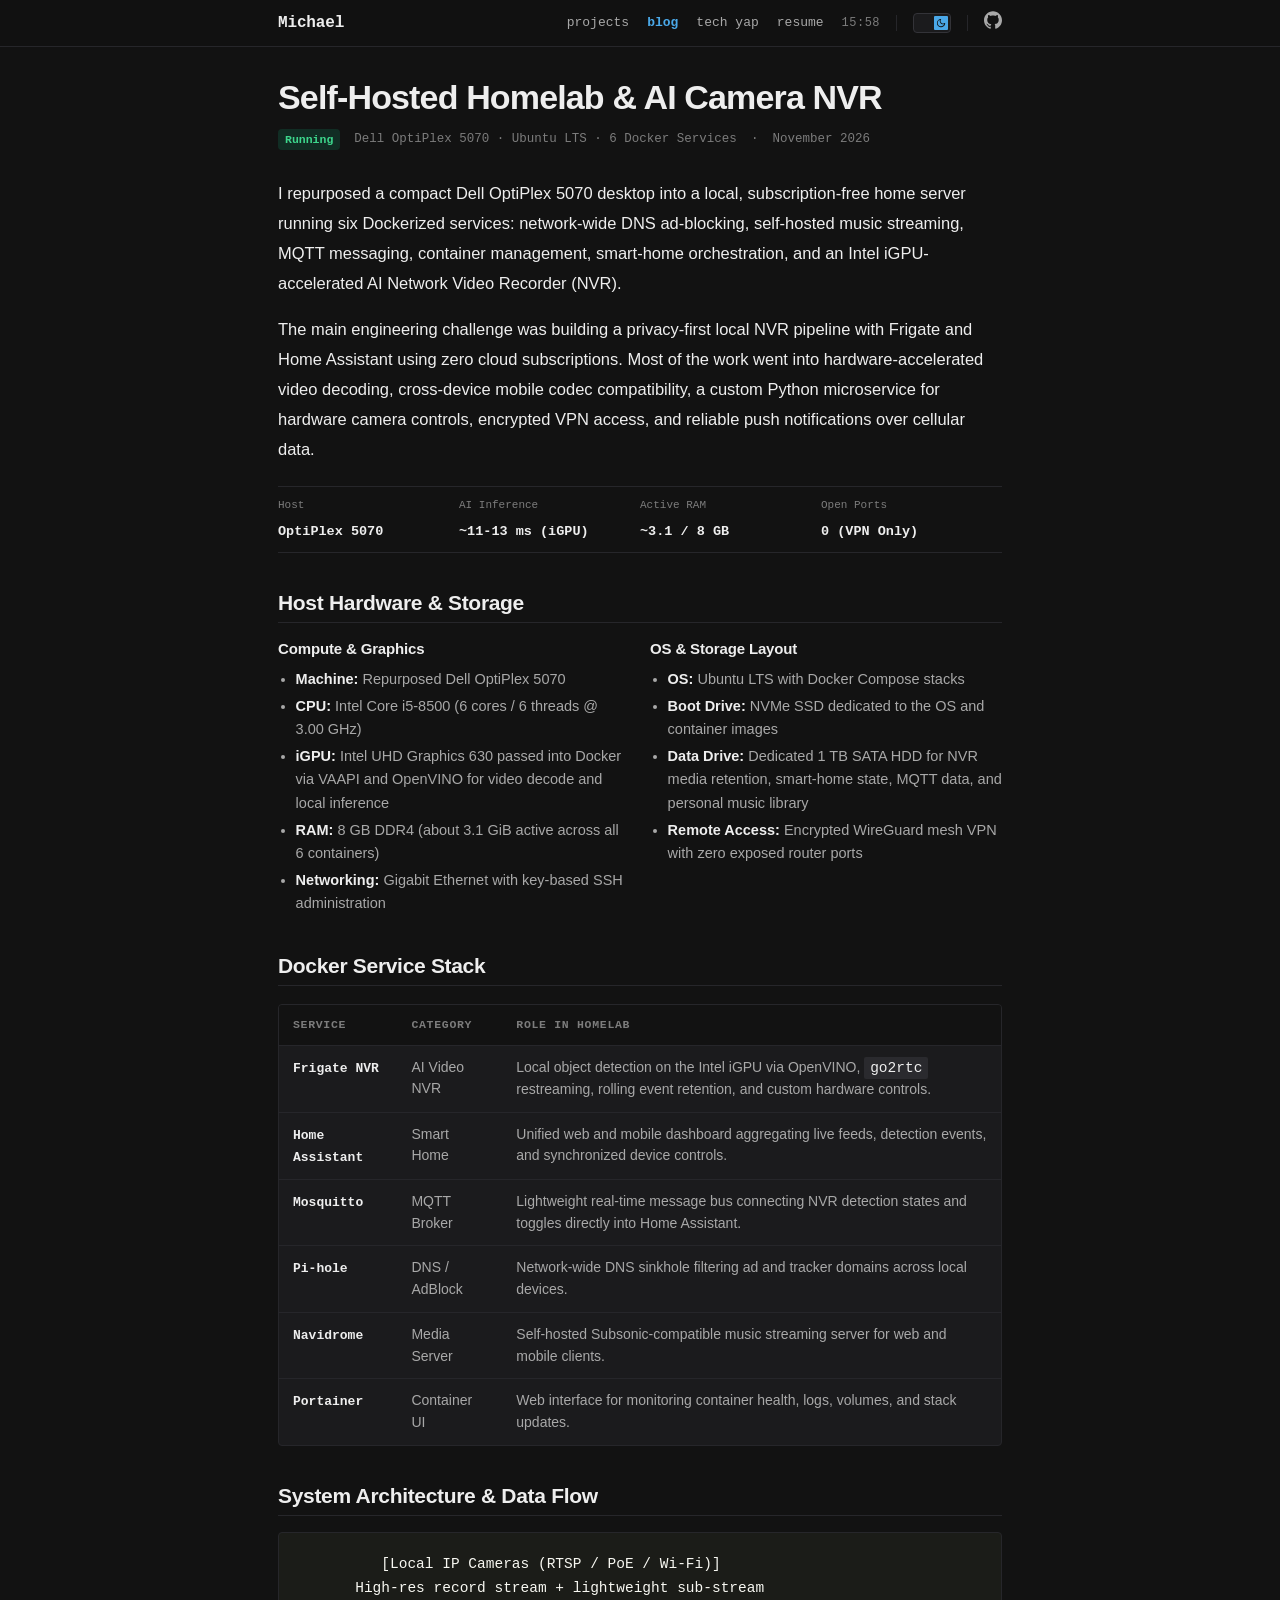
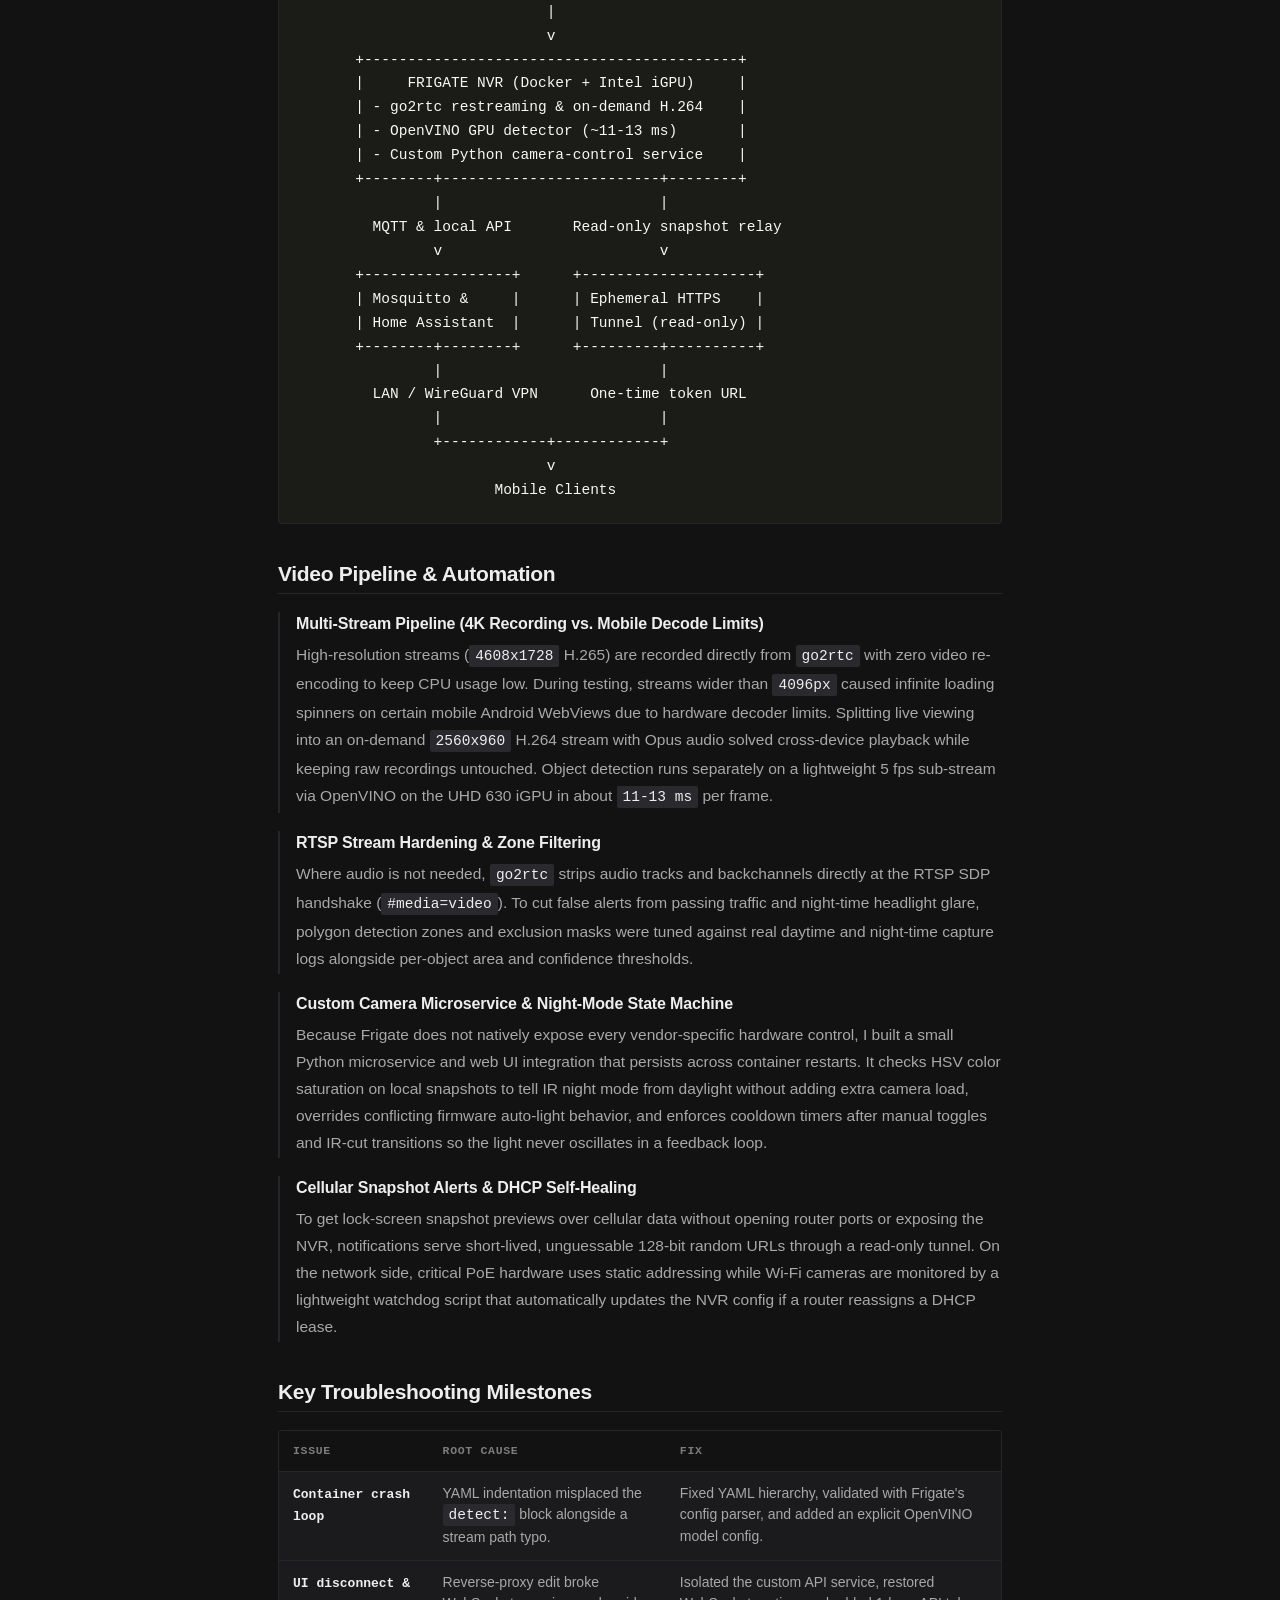
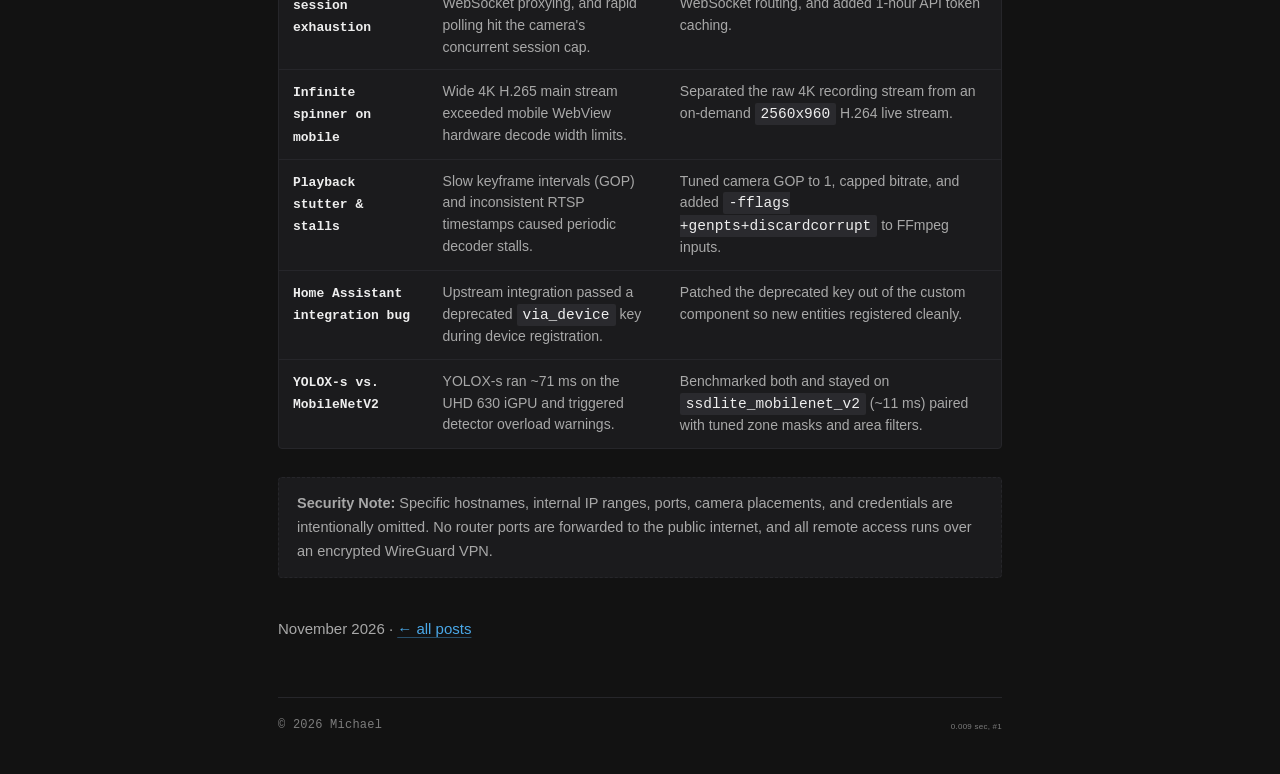
<file: homelab.html>
<!DOCTYPE html>
<html lang="en">
<head>
  <meta charset="UTF-8">
  <meta name="viewport" content="width=device-width, initial-scale=1">
  <meta name="theme-color" content="#f4f1ea">
  <title>vert.study</title>
  <link rel="icon" type="image/svg+xml" href="assets/favicon.svg">
  <link rel="apple-touch-icon" href="assets/images/logo.jpg">
  <link rel="stylesheet" href="assets/css/global.css">

  <script>
    function applyTheme() {
      let savedTheme = null
      try {
        savedTheme = localStorage.getItem('dark')
      } catch (e) {}
      const meta = document.querySelector('meta[name=theme-color]')
      if (savedTheme !== null) {
        if (savedTheme === 'true') {
          document.documentElement.classList.add('dark')
          meta.setAttribute('content', '#0c0c0e')
        } else {
          document.documentElement.classList.remove('dark')
          meta.setAttribute('content', '#f4f1ea')
        }
      } else {
        {
          document.documentElement.classList.add('dark')
          meta.setAttribute('content', '#0c0c0e')
        }
      }
    }
    applyTheme()
  </script>

  <style>
    .post-header-meta {
      display: flex;
      flex-wrap: wrap;
      align-items: center;
      gap: 10px 14px;
      margin: -10px 0 28px;
      font-family: var(--font-family-mono), monospace;
      font-size: 12.5px;
      color: var(--c-text-3);
    }

    .status-badge {
      display: inline-block;
      padding: 2px 7px;
      border-radius: var(--radius);
      background: var(--c-green-soft);
      color: var(--c-green-1);
      font-weight: 600;
      font-size: 11.5px;
    }

    .spec-grid {
      display: grid;
      grid-template-columns: repeat(4, 1fr);
      gap: 0;
      margin: 22px 0 28px;
      border-top: 1px solid var(--c-divider);
      border-bottom: 1px solid var(--c-divider);
    }

    .spec-item {
      padding: 10px 12px 10px 0;
      background: transparent;
      border: none;
    }

    .spec-label {
      display: block;
      font-family: var(--font-family-mono), monospace;
      font-size: 11px;
      color: var(--c-text-3);
      margin-bottom: 3px;
    }

    .spec-value {
      font-family: var(--font-family-mono), monospace;
      font-size: 13.5px;
      font-weight: 600;
      color: var(--c-text-1);
    }

    .hw-grid {
      display: grid;
      grid-template-columns: repeat(2, 1fr);
      gap: 20px;
      margin: 16px 0 26px;
    }

    .hw-card {
      padding: 0;
      background: transparent;
      border: none;
    }

    .hw-card h3 {
      margin: 0 0 8px;
      font-size: 15px;
      font-weight: 700;
      color: var(--c-text-1);
    }

    .hw-card ul {
      margin: 0;
      padding-left: 1.1rem;
      list-style: disc;
    }

    .hw-card li {
      font-size: 14.5px;
      line-height: 1.6;
      color: var(--c-text-2);
      margin-top: 4px;
    }

    .hw-card li strong {
      color: var(--c-text-1);
    }

    .data-table-wrap {
      overflow-x: auto;
      margin: 18px 0 28px;
      border: 1px solid var(--c-divider);
      border-radius: var(--radius);
      background: var(--c-bg-alt);
    }

    .data-table {
      width: 100%;
      border-collapse: collapse;
      font-size: 14px;
      line-height: 1.55;
    }

    .data-table th,
    .data-table td {
      text-align: left;
      padding: 11px 14px;
      border-bottom: 1px solid var(--c-divider);
      vertical-align: top;
    }

    .data-table tr:last-child td {
      border-bottom: none;
    }

    .data-table th {
      font-family: var(--font-family-mono), monospace;
      font-size: 11.5px;
      text-transform: uppercase;
      letter-spacing: 0.06em;
      color: var(--c-text-3);
      background: var(--c-bg);
    }

    .data-table td {
      color: var(--c-text-2);
    }

    .data-table td strong {
      color: var(--c-text-1);
      font-family: var(--font-family-mono), monospace;
      font-size: 13px;
    }

    .stage-list {
      display: flex;
      flex-direction: column;
      gap: 18px;
      margin: 18px 0 26px;
    }

    .stage-card {
      padding: 2px 0 2px 16px;
      background: transparent;
      border: none;
      border-left: 2px solid var(--c-divider);
      border-radius: 0;
    }

    .stage-card h3 {
      margin: 0 0 6px;
      font-size: 16px;
      line-height: 1.3;
      color: var(--c-text-1);
    }

    .stage-card p {
      margin: 0;
      font-size: 15.5px;
      line-height: 27px;
      color: var(--c-text-2);
    }

    .privacy-note {
      margin: 24px 0;
      padding: 14px 18px;
      background: var(--c-bg-alt);
      border: 1px dashed var(--c-divider);
      border-radius: var(--radius);
      font-size: 14.5px;
      line-height: 1.65;
      color: var(--c-text-2);
    }

    .post-meta-bar {
      margin-inline: auto;
      margin-top: 40px;
      margin-bottom: 40px;
      display: flex;
      gap: 16px;
      justify-content: space-between;
      align-items: center;
      padding-inline: var(--main-padding);
      max-width: var(--max-width);
      color: var(--c-text-2);
      font-size: 15px;
    }

    .post-meta-actions {
      display: flex;
      gap: 16px;
      align-items: center;
    }

    .post-meta-actions > div {
      display: flex;
      align-items: center;
      gap: 5px;
      font-size: 16px;
    }

    .post-meta-actions button {
      all: unset;
      cursor: pointer;
      display: inline-flex;
      align-items: center;
      gap: 5px;
    }

    .post-meta-actions button:hover {
      color: var(--c-brand-1);
    }

    @media (max-width: 700px) {
      .spec-grid {
        grid-template-columns: repeat(2, 1fr);
      }

      .hw-grid {
        grid-template-columns: 1fr;
      }
    }
  </style>
</head>
<body>

<div class="nav-container">
  <nav>
    <div class="nav-title">
      <a href="index.html">Michael</a>
    </div>

    <div class="nav-menu nav-mobile">
      <div class="nav-element">
        <button class="dark-toggle" role="switch" aria-label="Toggle dark mode">
          <span class="dark-toggle__check">
            <span class="dark-toggle__icon">
              <svg class="sun" aria-hidden="true" focusable="false"><use xlink:href="#sun"></use></svg>
              <svg class="moon" aria-hidden="true" focusable="false"><use xlink:href="#moon"></use></svg>
            </span>
          </span>
        </button>
      </div>
      <div class="nav-element">
        <a href="" class="hamburger-toggle" aria-label="Toggle menu">
          <svg aria-hidden="true" focusable="false">
            <use xlink:href="#menu"></use>
          </svg>
        </a>
      </div>
    </div>

    <div class="nav-popup">
      <a href="projects.html">projects</a>
      <a href="blog.html">blog</a>
      <a href="tech-yap.html">tech yap</a>
      <a href="resume.html">resume</a>
      <a href="https://github.com/Kashak213">github</a>
    </div>

    <div class="nav-menu nav-desktop">
      <div class="nav-element">
        <a href="projects.html">projects</a>
        <a href="blog.html" style="color: var(--c-brand-1); font-weight: 600;">blog</a>
      <a href="tech-yap.html">tech yap</a>
        <a href="resume.html">resume</a>
        <div class="my-time" data-timezone="America/New_York" title="Time in my timezone (EST)" tabindex="0">
          19:33
        </div>
      </div>
      <div class="nav-element">
        <button class="dark-toggle" role="switch" aria-label="Toggle dark mode">
          <span class="dark-toggle__check">
            <span class="dark-toggle__icon">
              <svg class="sun" aria-hidden="true" focusable="false"><use xlink:href="#sun"></use></svg>
              <svg class="moon" aria-hidden="true" focusable="false"><use xlink:href="#moon"></use></svg>
            </span>
          </span>
        </button>
      </div>
      <div class="nav-element">
        <a href="https://github.com/Kashak213" aria-label="GitHub" title="GitHub profile">
          <svg aria-hidden="true" focusable="false">
            <use xlink:href="#github"></use>
          </svg>
        </a>
      </div>
    </div>
  </nav>
</div>

<main>
  <h1>Self-Hosted Homelab &amp; AI Camera NVR</h1>

  <div class="post-header-meta">
    <span class="status-badge">Running</span>
    <span>Dell OptiPlex 5070 · Ubuntu LTS · 6 Docker Services</span>
    <span>·</span>
    <span>November 2026</span>
  </div>

  <p>
    I repurposed a compact Dell OptiPlex 5070 desktop into a local, subscription-free home server running six Dockerized services: network-wide DNS ad-blocking, self-hosted music streaming, MQTT messaging, container management, smart-home orchestration, and an Intel iGPU-accelerated AI Network Video Recorder (NVR).
  </p>

  <p>
    The main engineering challenge was building a privacy-first local NVR pipeline with Frigate and Home Assistant using zero cloud subscriptions. Most of the work went into hardware-accelerated video decoding, cross-device mobile codec compatibility, a custom Python microservice for hardware camera controls, encrypted VPN access, and reliable push notifications over cellular data.
  </p>

  <div class="spec-grid">
    <div class="spec-item">
      <span class="spec-label">Host</span>
      <span class="spec-value">OptiPlex 5070</span>
    </div>
    <div class="spec-item">
      <span class="spec-label">AI Inference</span>
      <span class="spec-value">~11-13 ms (iGPU)</span>
    </div>
    <div class="spec-item">
      <span class="spec-label">Active RAM</span>
      <span class="spec-value">~3.1 / 8 GB</span>
    </div>
    <div class="spec-item">
      <span class="spec-label">Open Ports</span>
      <span class="spec-value">0 (VPN Only)</span>
    </div>
  </div>

  <h2>Host Hardware &amp; Storage</h2>

  <div class="hw-grid">
    <div class="hw-card">
      <h3>Compute &amp; Graphics</h3>
      <ul>
        <li><strong>Machine:</strong> Repurposed Dell OptiPlex 5070</li>
        <li><strong>CPU:</strong> Intel Core i5-8500 (6 cores / 6 threads @ 3.00 GHz)</li>
        <li><strong>iGPU:</strong> Intel UHD Graphics 630 passed into Docker via VAAPI and OpenVINO for video decode and local inference</li>
        <li><strong>RAM:</strong> 8 GB DDR4 (about 3.1 GiB active across all 6 containers)</li>
        <li><strong>Networking:</strong> Gigabit Ethernet with key-based SSH administration</li>
      </ul>
    </div>
    <div class="hw-card">
      <h3>OS &amp; Storage Layout</h3>
      <ul>
        <li><strong>OS:</strong> Ubuntu LTS with Docker Compose stacks</li>
        <li><strong>Boot Drive:</strong> NVMe SSD dedicated to the OS and container images</li>
        <li><strong>Data Drive:</strong> Dedicated 1 TB SATA HDD for NVR media retention, smart-home state, MQTT data, and personal music library</li>
        <li><strong>Remote Access:</strong> Encrypted WireGuard mesh VPN with zero exposed router ports</li>
      </ul>
    </div>
  </div>

  <h2>Docker Service Stack</h2>

  <div class="data-table-wrap">
    <table class="data-table">
      <thead>
        <tr>
          <th>Service</th>
          <th>Category</th>
          <th>Role in Homelab</th>
        </tr>
      </thead>
      <tbody>
        <tr>
          <td><strong>Frigate NVR</strong></td>
          <td>AI Video NVR</td>
          <td>Local object detection on the Intel iGPU via OpenVINO, <code>go2rtc</code> restreaming, rolling event retention, and custom hardware controls.</td>
        </tr>
        <tr>
          <td><strong>Home Assistant</strong></td>
          <td>Smart Home</td>
          <td>Unified web and mobile dashboard aggregating live feeds, detection events, and synchronized device controls.</td>
        </tr>
        <tr>
          <td><strong>Mosquitto</strong></td>
          <td>MQTT Broker</td>
          <td>Lightweight real-time message bus connecting NVR detection states and toggles directly into Home Assistant.</td>
        </tr>
        <tr>
          <td><strong>Pi-hole</strong></td>
          <td>DNS / AdBlock</td>
          <td>Network-wide DNS sinkhole filtering ad and tracker domains across local devices.</td>
        </tr>
        <tr>
          <td><strong>Navidrome</strong></td>
          <td>Media Server</td>
          <td>Self-hosted Subsonic-compatible music streaming server for web and mobile clients.</td>
        </tr>
        <tr>
          <td><strong>Portainer</strong></td>
          <td>Container UI</td>
          <td>Web interface for monitoring container health, logs, volumes, and stack updates.</td>
        </tr>
      </tbody>
    </table>
  </div>

  <h2>System Architecture &amp; Data Flow</h2>

<pre><code>         [Local IP Cameras (RTSP / PoE / Wi-Fi)]
      High-res record stream + lightweight sub-stream
                            |
                            v
      +-------------------------------------------+
      |     FRIGATE NVR (Docker + Intel iGPU)     |
      | - go2rtc restreaming &amp; on-demand H.264    |
      | - OpenVINO GPU detector (~11-13 ms)       |
      | - Custom Python camera-control service    |
      +--------+-------------------------+--------+
               |                         |
        MQTT &amp; local API       Read-only snapshot relay
               v                         v
      +-----------------+      +--------------------+
      | Mosquitto &amp;     |      | Ephemeral HTTPS    |
      | Home Assistant  |      | Tunnel (read-only) |
      +--------+--------+      +---------+----------+
               |                         |
        LAN / WireGuard VPN      One-time token URL
               |                         |
               +------------+------------+
                            v
                      Mobile Clients</code></pre>

  <h2>Video Pipeline &amp; Automation</h2>

  <div class="stage-list">
    <div class="stage-card">
      <h3>Multi-Stream Pipeline (4K Recording vs. Mobile Decode Limits)</h3>
      <p>
        High-resolution streams (<code>4608x1728</code> H.265) are recorded directly from <code>go2rtc</code> with zero video re-encoding to keep CPU usage low. During testing, streams wider than <code>4096px</code> caused infinite loading spinners on certain mobile Android WebViews due to hardware decoder limits. Splitting live viewing into an on-demand <code>2560x960</code> H.264 stream with Opus audio solved cross-device playback while keeping raw recordings untouched. Object detection runs separately on a lightweight 5 fps sub-stream via OpenVINO on the UHD 630 iGPU in about <code>11-13 ms</code> per frame.
      </p>
    </div>

    <div class="stage-card">
      <h3>RTSP Stream Hardening &amp; Zone Filtering</h3>
      <p>
        Where audio is not needed, <code>go2rtc</code> strips audio tracks and backchannels directly at the RTSP SDP handshake (<code>#media=video</code>). To cut false alerts from passing traffic and night-time headlight glare, polygon detection zones and exclusion masks were tuned against real daytime and night-time capture logs alongside per-object area and confidence thresholds.
      </p>
    </div>

    <div class="stage-card">
      <h3>Custom Camera Microservice &amp; Night-Mode State Machine</h3>
      <p>
        Because Frigate does not natively expose every vendor-specific hardware control, I built a small Python microservice and web UI integration that persists across container restarts. It checks HSV color saturation on local snapshots to tell IR night mode from daylight without adding extra camera load, overrides conflicting firmware auto-light behavior, and enforces cooldown timers after manual toggles and IR-cut transitions so the light never oscillates in a feedback loop.
      </p>
    </div>

    <div class="stage-card">
      <h3>Cellular Snapshot Alerts &amp; DHCP Self-Healing</h3>
      <p>
        To get lock-screen snapshot previews over cellular data without opening router ports or exposing the NVR, notifications serve short-lived, unguessable 128-bit random URLs through a read-only tunnel. On the network side, critical PoE hardware uses static addressing while Wi-Fi cameras are monitored by a lightweight watchdog script that automatically updates the NVR config if a router reassigns a DHCP lease.
      </p>
    </div>
  </div>

  <h2>Key Troubleshooting Milestones</h2>

  <div class="data-table-wrap">
    <table class="data-table">
      <thead>
        <tr>
          <th>Issue</th>
          <th>Root Cause</th>
          <th>Fix</th>
        </tr>
      </thead>
      <tbody>
        <tr>
          <td><strong>Container crash loop</strong></td>
          <td>YAML indentation misplaced the <code>detect:</code> block alongside a stream path typo.</td>
          <td>Fixed YAML hierarchy, validated with Frigate's config parser, and added an explicit OpenVINO model config.</td>
        </tr>
        <tr>
          <td><strong>UI disconnect &amp; session exhaustion</strong></td>
          <td>Reverse-proxy edit broke WebSocket proxying, and rapid polling hit the camera's concurrent session cap.</td>
          <td>Isolated the custom API service, restored WebSocket routing, and added 1-hour API token caching.</td>
        </tr>
        <tr>
          <td><strong>Infinite spinner on mobile</strong></td>
          <td>Wide 4K H.265 main stream exceeded mobile WebView hardware decode width limits.</td>
          <td>Separated the raw 4K recording stream from an on-demand <code>2560x960</code> H.264 live stream.</td>
        </tr>
        <tr>
          <td><strong>Playback stutter &amp; stalls</strong></td>
          <td>Slow keyframe intervals (GOP) and inconsistent RTSP timestamps caused periodic decoder stalls.</td>
          <td>Tuned camera GOP to 1, capped bitrate, and added <code>-fflags +genpts+discardcorrupt</code> to FFmpeg inputs.</td>
        </tr>
        <tr>
          <td><strong>Home Assistant integration bug</strong></td>
          <td>Upstream integration passed a deprecated <code>via_device</code> key during device registration.</td>
          <td>Patched the deprecated key out of the custom component so new entities registered cleanly.</td>
        </tr>
        <tr>
          <td><strong>YOLOX-s vs. MobileNetV2</strong></td>
          <td>YOLOX-s ran ~71 ms on the UHD 630 iGPU and triggered detector overload warnings.</td>
          <td>Benchmarked both and stayed on <code>ssdlite_mobilenet_v2</code> (~11 ms) paired with tuned zone masks and area filters.</td>
        </tr>
      </tbody>
    </table>
  </div>

  <div class="privacy-note">
    <strong>Security Note:</strong> Specific hostnames, internal IP ranges, ports, camera placements, and credentials are intentionally omitted. No router ports are forwarded to the public internet, and all remote access runs over an encrypted WireGuard VPN.
  </div>
</main>

<div class="post-meta-bar">
  <div>November 2026 · <a href="blog.html">← all posts</a></div>
</div>

<footer>
  <div class="footer-links">
    <div>© 2026 Michael</div>
    <div style="font-family: Tahoma, sans-serif">
      <span style="font-size: 8px" title="Page generation time">
        0.009 sec,
      </span>
      <span style="font-size: 8px" title="Unique page views">
        #1
      </span>
    </div>
  </div>
</footer>

<svg style="display: none" aria-hidden="true" focusable="false">
  <symbol id="sun" viewBox="0 0 24 24">
    <path d="M12,18c-3.3,0-6-2.7-6-6s2.7-6,6-6s6,2.7,6,6S15.3,18,12,18zM12,8c-2.2,0-4,1.8-4,4c0,2.2,1.8,4,4,4c2.2,0,4-1.8,4-4C16,9.8,14.2,8,12,8z"></path>
    <path d="M12,4c-0.6,0-1-0.4-1-1V1c0-0.6,0.4-1,1-1s1,0.4,1,1v2C13,3.6,12.6,4,12,4z"></path>
    <path d="M12,24c-0.6,0-1-0.4-1-1v-2c0-0.6,0.4-1,1-1s1,0.4,1,1v2C13,23.6,12.6,24,12,24z"></path>
    <path d="M5.6,6.6c-0.3,0-0.5-0.1-0.7-0.3L3.5,4.9c-0.4-0.4-0.4-1,0-1.4s1-0.4,1.4,0l1.4,1.4c0.4,0.4,0.4,1,0,1.4C6.2,6.5,5.9,6.6,5.6,6.6z"></path>
    <path d="M19.8,20.8c-0.3,0-0.5-0.1-0.7-0.3l-1.4-1.4c-0.4-0.4-0.4-1,0-1.4s1-0.4,1.4,0l1.4,1.4c0.4,0.4,0.4,1,0,1.4C20.3,20.7,20,20.8,19.8,20.8z"></path>
    <path d="M3,13H1c-0.6,0-1-0.4-1-1s0.4-1,1-1h2c0.6,0,1,0.4,1,1S3.6,13,3,13z"></path>
    <path d="M23,13h-2c-0.6,0-1-0.4-1-1s0.4-1,1-1h2c0.6,0,1,0.4,1,1S23.6,13,23,13z"></path>
    <path d="M4.2,20.8c-0.3,0-0.5-0.1-0.7-0.3c-0.4-0.4-0.4-1,0-1.4l1.4-1.4c0.4-0.4,1-0.4,1.4,0s0.4,1,0,1.4l-1.4,1.4C4.7,20.7,4.5,20.8,4.2,20.8z"></path>
    <path d="M18.4,6.6c-0.3,0-0.5-0.1-0.7-0.3c-0.4-0.4-0.4-1,0-1.4l1.4-1.4c0.4-0.4,1-0.4,1.4,0s0.4,1,0,1.4l-1.4,1.4C18.9,6.5,18.6,6.6,18.4,6.6z"></path>
  </symbol>
  <symbol id="moon" viewBox="0 0 24 24">
    <path d="M12.1,22c-0.3,0-0.6,0-0.9,0c-5.5-0.5-9.5-5.4-9-10.9c0.4-4.8,4.2-8.6,9-9c0.4,0,0.8,0.2,1,0.5c0.2,0.3,0.2,0.8-0.1,1.1c-2,2.7-1.4,6.4,1.3,8.4c2.1,1.6,5,1.6,7.1,0c0.3-0.2,0.7-0.3,1.1-0.1c0.3,0.2,0.5,0.6,0.5,1c-0.2,2.7-1.5,5.1-3.6,6.8C16.6,21.2,14.4,22,12.1,22zM9.3,4.4c-2.9,1-5,3.6-5.2,6.8c-0.4,4.4,2.8,8.3,7.2,8.7c2.1,0.2,4.2-0.4,5.8-1.8c1.1-0.9,1.9-2.1,2.4-3.4c-2.5,0.9-5.3,0.5-7.5-1.1C9.2,11.4,8.1,7.7,9.3,4.4z"></path>
  </symbol>
  <symbol id="github" viewBox="0 0 24 24">
    <path d="M12 .297c-6.63 0-12 5.373-12 12 0 5.303 3.438 9.8 8.205 11.385.6.113.82-.258.82-.577 0-.285-.01-1.04-.015-2.04-3.338.724-4.042-1.61-4.042-1.61C4.422 18.07 3.633 17.7 3.633 17.7c-1.087-.744.084-.729.084-.729 1.205.084 1.838 1.236 1.838 1.236 1.07 1.835 2.809 1.305 3.495.998.108-.776.417-1.305.76-1.605-2.665-.3-5.466-1.332-5.466-5.93 0-1.31.465-2.38 1.235-3.22-.135-.303-.54-1.523.105-3.176 0 0 1.005-.322 3.3 1.23.96-.267 1.98-.399 3-.405 1.02.006 2.04.138 3 .405 2.28-1.552 3.285-1.23 3.285-1.23.645 1.653.24 2.873.12 3.176.765.84 1.23 1.91 1.23 3.22 0 4.61-2.805 5.625-5.475 5.92.42.36.81 1.096.81 2.22 0 1.606-.015 2.896-.015 3.286 0 .315.21.69.825.57C20.565 22.092 24 17.592 24 12.297c0-6.627-5.373-12-12-12"></path>
  </symbol>
  <symbol id="menu" viewBox="0 0 24 24">
    <path d="M3 6h18v2H3zm0 5h18v2H3zm0 5h18v2H3z"></path>
  </symbol>
</svg>

<script src="assets/js/main.js"></script>
</body>
</html>
</file>
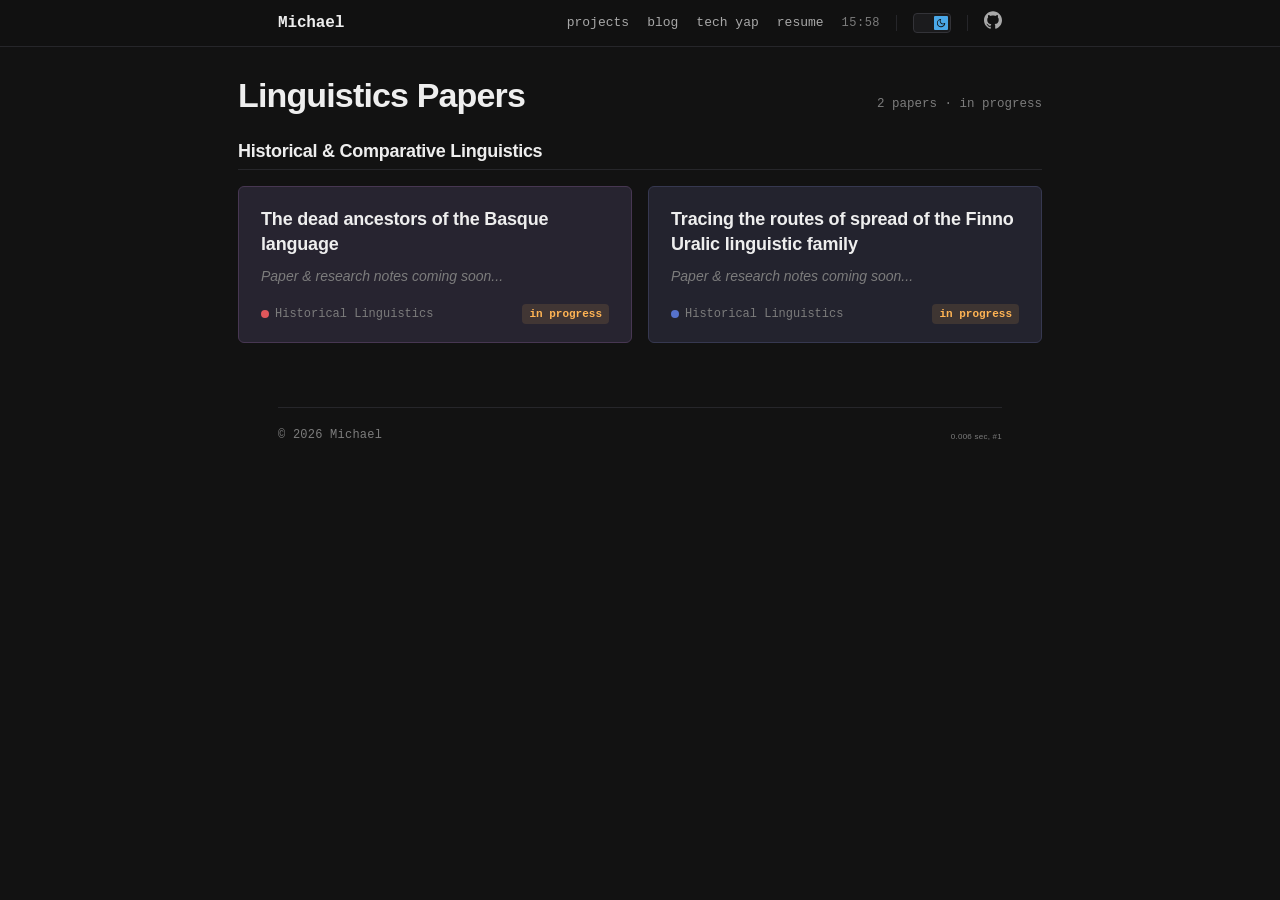
<file: linguistics.html>
<!DOCTYPE html>
<html lang="en">
<head>
  <meta charset="UTF-8">
  <meta name="viewport" content="width=device-width, initial-scale=1">
  <meta name="theme-color" content="#f4f1ea">
  <title>vert.study</title>
  <link rel="icon" type="image/svg+xml" href="assets/favicon.svg">
  <link rel="apple-touch-icon" href="assets/images/logo.jpg">
  <link rel="stylesheet" href="assets/css/global.css">

  <script>
    function applyTheme() {
      let savedTheme = null
      try {
        savedTheme = localStorage.getItem('dark')
      } catch (e) {}
      const meta = document.querySelector('meta[name=theme-color]')
      if (savedTheme !== null) {
        if (savedTheme === 'true') {
          document.documentElement.classList.add('dark')
          meta.setAttribute('content', '#0c0c0e')
        } else {
          document.documentElement.classList.remove('dark')
          meta.setAttribute('content', '#f4f1ea')
        }
      } else {
        {
          document.documentElement.classList.add('dark')
          meta.setAttribute('content', '#0c0c0e')
        }
      }
    }
    applyTheme()
  </script>

  <style>
    main {
      max-width: 860px;
    }

    .page-head {
      display: flex;
      align-items: baseline;
      justify-content: space-between;
      flex-wrap: wrap;
      gap: 8px 16px;
      margin: 28px 0 18px;
    }

    .page-head h1 {
      margin: 0;
    }

    .page-counts {
      font-family: var(--font-family-mono), monospace;
      font-size: 12.5px;
      color: var(--c-text-3);
    }

    .wall.small {
      display: grid;
      grid-template-columns: repeat(2, 1fr);
      gap: 16px;
      padding: 4px 0 8px;
    }

    .sticker {
      display: flex;
      flex-direction: column;
      width: 100%;
      height: 100%;
      margin: 0;
      padding: 20px 22px 18px;
      border-radius: 6px;
      background: color-mix(in oklch, var(--lang) 11%, var(--c-bg-alt));
      border: 1px solid color-mix(in oklch, var(--lang) 26%, var(--c-divider));
      color: var(--c-text-1);
      text-decoration: none;
      position: relative;
      transition: border-color 0.15s ease, transform 0.15s ease;
    }

    .sticker h2 {
      font-size: 18px;
      font-weight: 700;
      line-height: 1.35;
      letter-spacing: -0.01em;
      margin: 0 0 10px;
      padding: 0;
      border-bottom: none;
      color: var(--c-text-1);
    }

    .sticker p {
      font-size: 14px;
      line-height: 1.55;
      margin: 0;
      color: var(--c-text-3);
      font-style: italic;
    }

    .sticker .meta {
      display: flex;
      align-items: center;
      gap: 10px;
      font-size: 12px;
      margin-top: auto;
      padding-top: 16px;
      color: var(--c-text-3);
      font-family: var(--font-family-mono), monospace;
    }

    .sticker .lang {
      display: inline-flex;
      align-items: center;
      gap: 6px;
    }

    .sticker .dot {
      width: 8px;
      height: 8px;
      border-radius: 50%;
      background: var(--lang);
    }

    .sticker .status-pill {
      margin-left: auto;
      font-size: 11px;
      font-weight: 600;
      padding: 2px 7px;
      border-radius: var(--radius);
      background: var(--c-amber-soft);
      color: var(--c-amber-1);
    }

    .sticker .pin {
      display: none;
    }

    .section-h {
      margin: 24px 0 12px;
      padding-bottom: 6px;
      font-size: 18px;
      font-weight: 700;
      letter-spacing: -0.015em;
      color: var(--c-text-1);
      border-bottom: 1px solid var(--c-divider);
    }

    @media (max-width: 768px) {
      .wall.small {
        grid-template-columns: 1fr;
      }
    }
  </style>
</head>
<body>

<div class="nav-container">
  <nav>
    <div class="nav-title">
      <a href="index.html">Michael</a>
    </div>

    <div class="nav-menu nav-mobile">
      <div class="nav-element">
        <button class="dark-toggle" role="switch" aria-label="Toggle dark mode">
          <span class="dark-toggle__check">
            <span class="dark-toggle__icon">
              <svg class="sun" aria-hidden="true" focusable="false"><use xlink:href="#sun"></use></svg>
              <svg class="moon" aria-hidden="true" focusable="false"><use xlink:href="#moon"></use></svg>
            </span>
          </span>
        </button>
      </div>
      <div class="nav-element">
        <a href="" class="hamburger-toggle" aria-label="Toggle menu">
          <svg aria-hidden="true" focusable="false">
            <use xlink:href="#menu"></use>
          </svg>
        </a>
      </div>
    </div>

    <div class="nav-popup">
      <a href="projects.html">projects</a>
      <a href="blog.html">blog</a>
      <a href="tech-yap.html">tech yap</a>
      <a href="resume.html">resume</a>
      <a href="https://github.com/Kashak213">github</a>
    </div>

    <div class="nav-menu nav-desktop">
      <div class="nav-element">
        <a href="projects.html">projects</a>
        <a href="blog.html">blog</a>
      <a href="tech-yap.html">tech yap</a>
        <a href="resume.html">resume</a>
        <div class="my-time" data-timezone="America/New_York" title="Time in my timezone (EST)" tabindex="0">
          19:33
        </div>
      </div>
      <div class="nav-element">
        <button class="dark-toggle" role="switch" aria-label="Toggle dark mode">
          <span class="dark-toggle__check">
            <span class="dark-toggle__icon">
              <svg class="sun" aria-hidden="true" focusable="false"><use xlink:href="#sun"></use></svg>
              <svg class="moon" aria-hidden="true" focusable="false"><use xlink:href="#moon"></use></svg>
            </span>
          </span>
        </button>
      </div>
      <div class="nav-element">
        <a href="https://github.com/Kashak213" aria-label="GitHub" title="GitHub profile">
          <svg aria-hidden="true" focusable="false">
            <use xlink:href="#github"></use>
          </svg>
        </a>
      </div>
    </div>
  </nav>
</div>

<main>
  <div class="page-head">
    <h1>Linguistics Papers</h1>
    <div class="page-counts">2 papers · in progress</div>
  </div>

  <h3 class="section-h">Historical &amp; Comparative Linguistics</h3>
  <div class="wall small">
    <div id="basque" class="sticker" style="--tilt: -1.2deg; --lang: #e0575b;">
      <span class="pin" aria-hidden="true"></span>
      <h2>The dead ancestors of the Basque language</h2>
      <p>Paper &amp; research notes coming soon...</p>
      <div class="meta">
        <span class="lang"><span class="dot"></span>Historical Linguistics</span>
        <span class="status-pill">in progress</span>
      </div>
    </div>

    <div id="finno-uralic" class="sticker" style="--tilt: 1.2deg; --lang: #5672cd;">
      <span class="pin" aria-hidden="true"></span>
      <h2>Tracing the routes of spread of the Finno Uralic linguistic family</h2>
      <p>Paper &amp; research notes coming soon...</p>
      <div class="meta">
        <span class="lang"><span class="dot"></span>Historical Linguistics</span>
        <span class="status-pill">in progress</span>
      </div>
    </div>
  </div>
</main>

<footer>
  <div class="footer-links">
    <div>© 2026 Michael</div>
    <div style="font-family: Tahoma, sans-serif">
      <span style="font-size: 8px" title="Page generation time">
        0.006 sec,
      </span>
      <span style="font-size: 8px" title="Unique page views">
        #1
      </span>
    </div>
  </div>
</footer>

<svg style="display: none" aria-hidden="true" focusable="false">
  <symbol id="sun" viewBox="0 0 24 24">
    <path d="M12,18c-3.3,0-6-2.7-6-6s2.7-6,6-6s6,2.7,6,6S15.3,18,12,18zM12,8c-2.2,0-4,1.8-4,4c0,2.2,1.8,4,4,4c2.2,0,4-1.8,4-4C16,9.8,14.2,8,12,8z"></path>
    <path d="M12,4c-0.6,0-1-0.4-1-1V1c0-0.6,0.4-1,1-1s1,0.4,1,1v2C13,3.6,12.6,4,12,4z"></path>
    <path d="M12,24c-0.6,0-1-0.4-1-1v-2c0-0.6,0.4-1,1-1s1,0.4,1,1v2C13,23.6,12.6,24,12,24z"></path>
    <path d="M5.6,6.6c-0.3,0-0.5-0.1-0.7-0.3L3.5,4.9c-0.4-0.4-0.4-1,0-1.4s1-0.4,1.4,0l1.4,1.4c0.4,0.4,0.4,1,0,1.4C6.2,6.5,5.9,6.6,5.6,6.6z"></path>
    <path d="M19.8,20.8c-0.3,0-0.5-0.1-0.7-0.3l-1.4-1.4c-0.4-0.4-0.4-1,0-1.4s1-0.4,1.4,0l1.4,1.4c0.4,0.4,0.4,1,0,1.4C20.3,20.7,20,20.8,19.8,20.8z"></path>
    <path d="M3,13H1c-0.6,0-1-0.4-1-1s0.4-1,1-1h2c0.6,0,1,0.4,1,1S3.6,13,3,13z"></path>
    <path d="M23,13h-2c-0.6,0-1-0.4-1-1s0.4-1,1-1h2c0.6,0,1,0.4,1,1S23.6,13,23,13z"></path>
    <path d="M4.2,20.8c-0.3,0-0.5-0.1-0.7-0.3c-0.4-0.4-0.4-1,0-1.4l1.4-1.4c0.4-0.4,1-0.4,1.4,0s0.4,1,0,1.4l-1.4,1.4C4.7,20.7,4.5,20.8,4.2,20.8z"></path>
    <path d="M18.4,6.6c-0.3,0-0.5-0.1-0.7-0.3c-0.4-0.4-0.4-1,0-1.4l1.4-1.4c0.4-0.4,1-0.4,1.4,0s0.4,1,0,1.4l-1.4,1.4C18.9,6.5,18.6,6.6,18.4,6.6z"></path>
  </symbol>
  <symbol id="moon" viewBox="0 0 24 24">
    <path d="M12.1,22c-0.3,0-0.6,0-0.9,0c-5.5-0.5-9.5-5.4-9-10.9c0.4-4.8,4.2-8.6,9-9c0.4,0,0.8,0.2,1,0.5c0.2,0.3,0.2,0.8-0.1,1.1c-2,2.7-1.4,6.4,1.3,8.4c2.1,1.6,5,1.6,7.1,0c0.3-0.2,0.7-0.3,1.1-0.1c0.3,0.2,0.5,0.6,0.5,1c-0.2,2.7-1.5,5.1-3.6,6.8C16.6,21.2,14.4,22,12.1,22zM9.3,4.4c-2.9,1-5,3.6-5.2,6.8c-0.4,4.4,2.8,8.3,7.2,8.7c2.1,0.2,4.2-0.4,5.8-1.8c1.1-0.9,1.9-2.1,2.4-3.4c-2.5,0.9-5.3,0.5-7.5-1.1C9.2,11.4,8.1,7.7,9.3,4.4z"></path>
  </symbol>
  <symbol id="github" viewBox="0 0 24 24">
    <path d="M12 .297c-6.63 0-12 5.373-12 12 0 5.303 3.438 9.8 8.205 11.385.6.113.82-.258.82-.577 0-.285-.01-1.04-.015-2.04-3.338.724-4.042-1.61-4.042-1.61C4.422 18.07 3.633 17.7 3.633 17.7c-1.087-.744.084-.729.084-.729 1.205.084 1.838 1.236 1.838 1.236 1.07 1.835 2.809 1.305 3.495.998.108-.776.417-1.305.76-1.605-2.665-.3-5.466-1.332-5.466-5.93 0-1.31.465-2.38 1.235-3.22-.135-.303-.54-1.523.105-3.176 0 0 1.005-.322 3.3 1.23.96-.267 1.98-.399 3-.405 1.02.006 2.04.138 3 .405 2.28-1.552 3.285-1.23 3.285-1.23.645 1.653.24 2.873.12 3.176.765.84 1.23 1.91 1.23 3.22 0 4.61-2.805 5.625-5.475 5.92.42.36.81 1.096.81 2.22 0 1.606-.015 2.896-.015 3.286 0 .315.21.69.825.57C20.565 22.092 24 17.592 24 12.297c0-6.627-5.373-12-12-12"></path>
  </symbol>
  <symbol id="menu" viewBox="0 0 24 24">
    <path d="M3 6h18v2H3zm0 5h18v2H3zm0 5h18v2H3z"></path>
  </symbol>
</svg>

<script src="assets/js/main.js"></script>
</body>
</html>
</file>
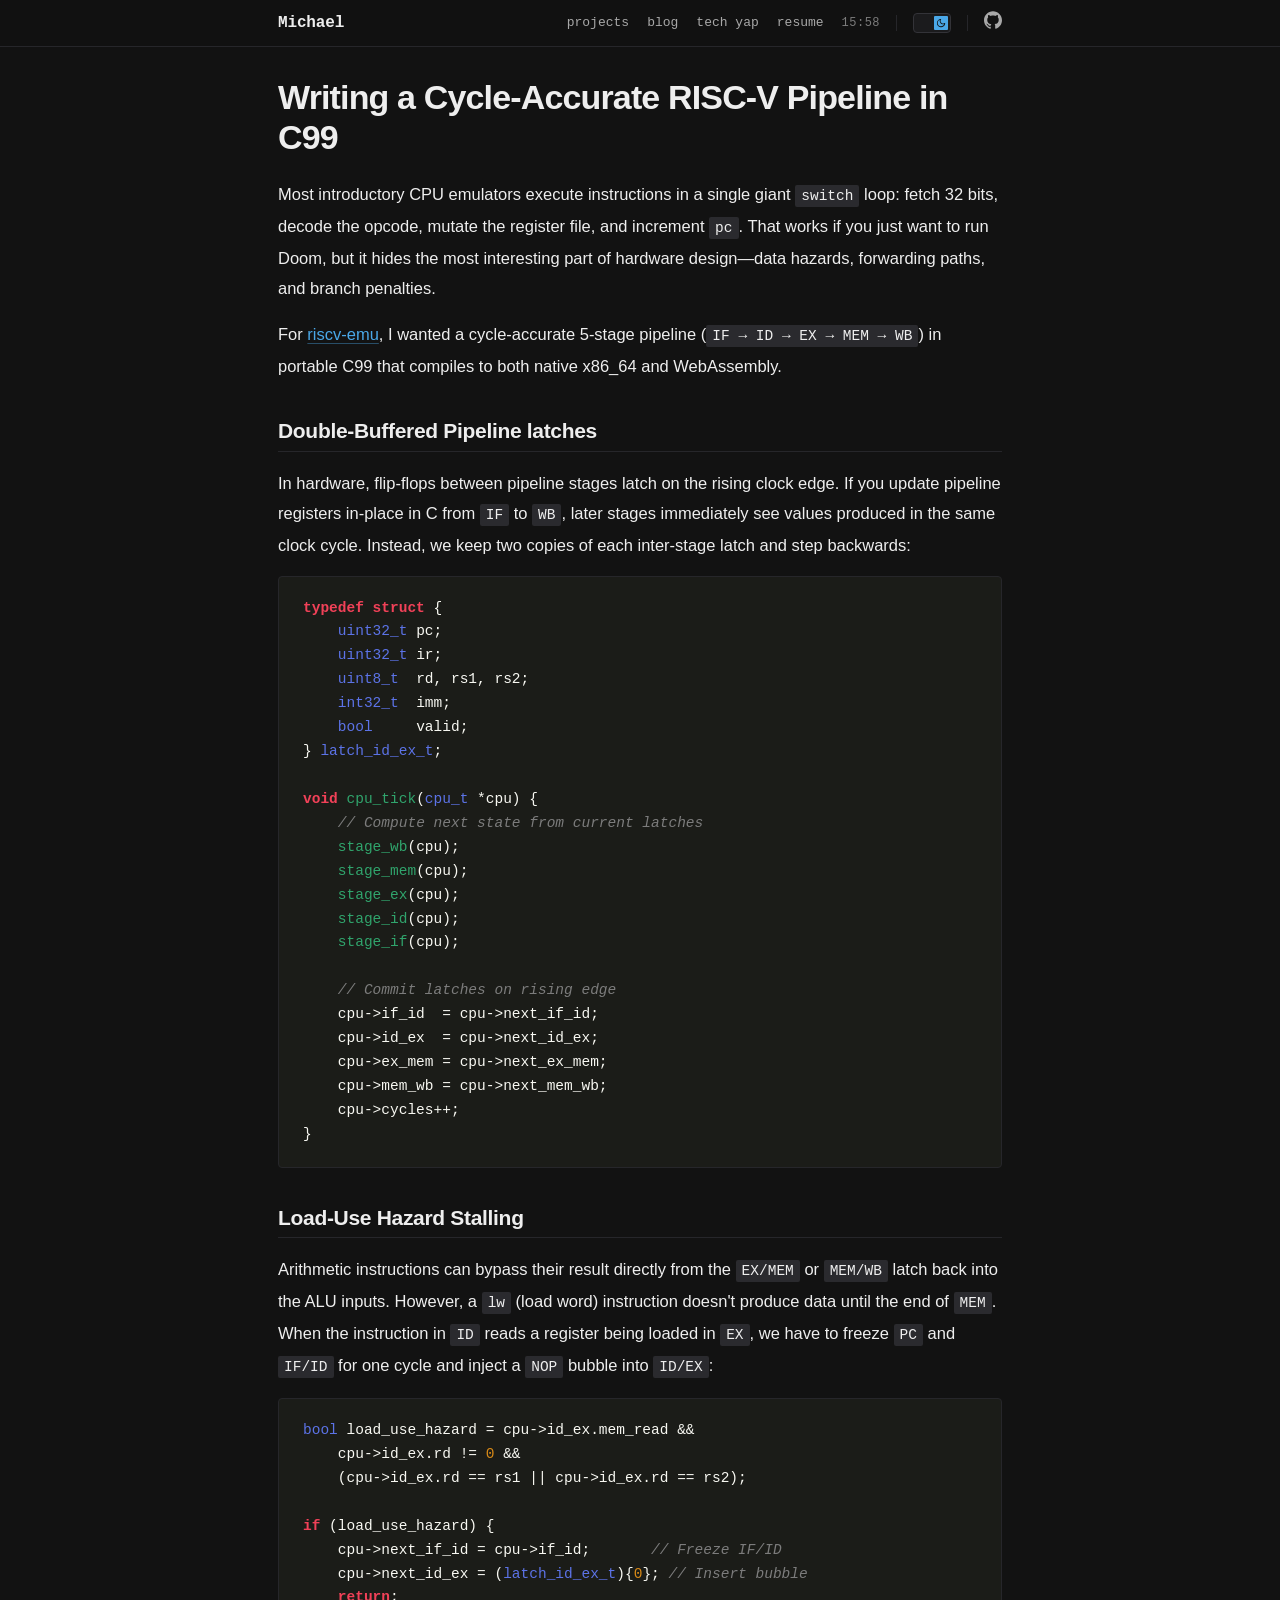
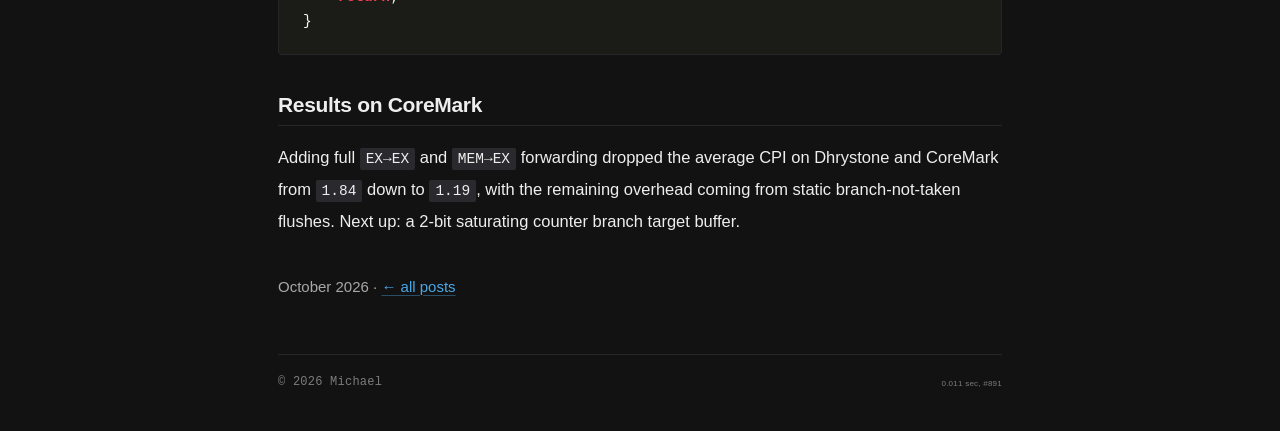
<file: post-template.html>
<!DOCTYPE html>
<html lang="en">
<head>
  <meta charset="UTF-8">
  <meta name="viewport" content="width=device-width, initial-scale=1">
  <meta name="theme-color" content="#f4f1ea">
  <title>vert.study</title>
  <link rel="icon" type="image/svg+xml" href="assets/favicon.svg">
  <link rel="apple-touch-icon" href="assets/images/logo.jpg">
  <link rel="stylesheet" href="assets/css/global.css">

  <script>
    function applyTheme() {
      let savedTheme = null
      try {
        savedTheme = localStorage.getItem('dark')
      } catch (e) {}
      const meta = document.querySelector('meta[name=theme-color]')
      if (savedTheme !== null) {
        if (savedTheme === 'true') {
          document.documentElement.classList.add('dark')
          meta.setAttribute('content', '#0c0c0e')
        } else {
          document.documentElement.classList.remove('dark')
          meta.setAttribute('content', '#f4f1ea')
        }
      } else {
        // dark by default; visitors can flip it with the toggle
        {
          document.documentElement.classList.add('dark')
          meta.setAttribute('content', '#0c0c0e')
        }
      }
    }
    applyTheme()
  </script>

  <style>
    .post-meta-bar {
      margin-inline: auto;
      margin-top: 40px;
      margin-bottom: 40px;
      display: flex;
      gap: 16px;
      justify-content: space-between;
      align-items: center;
      padding-inline: var(--main-padding);
      max-width: var(--max-width);
      color: var(--c-text-2);
      font-size: 15px;
    }

    .post-meta-actions {
      display: flex;
      gap: 16px;
      align-items: center;
    }

    .post-meta-actions > div {
      display: flex;
      align-items: center;
      gap: 5px;
      font-size: 16px;
    }

    .post-meta-actions button {
      all: unset;
      cursor: pointer;
      display: inline-flex;
      align-items: center;
      gap: 5px;
    }

    .post-meta-actions button:hover {
      color: var(--c-brand-1);
    }

    .post-meta-actions button:active {
      transform: translateY(1px);
    }

    /* Syntax highlight tokens */
    .tok-kw { color: var(--c-red-2); font-weight: 600; }
    .tok-ty { color: var(--c-indigo-2); }
    .tok-fn { color: var(--c-green-2); }
    .tok-cm { color: var(--c-text-3); font-style: italic; }
    .tok-nu { color: var(--c-yellow-2); }
  </style>
</head>
<body>

<div class="nav-container">
  <nav>
    <div class="nav-title">
      <a href="index.html">Michael</a>
    </div>

    <div class="nav-menu nav-mobile">
      <div class="nav-element">
        <button class="dark-toggle" role="switch" aria-label="Toggle dark mode">
          <span class="dark-toggle__check">
            <span class="dark-toggle__icon">
              <svg class="sun" aria-hidden="true" focusable="false"><use xlink:href="#sun"></use></svg>
              <svg class="moon" aria-hidden="true" focusable="false"><use xlink:href="#moon"></use></svg>
            </span>
          </span>
        </button>
      </div>
      <div class="nav-element">
        <a href="" class="hamburger-toggle" aria-label="Toggle menu">
          <svg aria-hidden="true" focusable="false">
            <use xlink:href="#menu"></use>
          </svg>
        </a>
      </div>
    </div>

    <div class="nav-popup">
      <a href="projects.html">projects</a>
      <a href="blog.html">blog</a>
      <a href="tech-yap.html">tech yap</a>
      <a href="resume.html">resume</a>
      <a href="https://github.com/Kashak213">github</a>
    </div>

    <div class="nav-menu nav-desktop">
      <div class="nav-element">
        <a href="projects.html">projects</a>
        <a href="blog.html">blog</a>
      <a href="tech-yap.html">tech yap</a>
        <a href="resume.html">resume</a>
        <div class="my-time" data-timezone="America/New_York" title="Time in my timezone (EST)" tabindex="0">
          19:33
        </div>
      </div>
      <div class="nav-element">
        <button class="dark-toggle" role="switch" aria-label="Toggle dark mode">
          <span class="dark-toggle__check">
            <span class="dark-toggle__icon">
              <svg class="sun" aria-hidden="true" focusable="false"><use xlink:href="#sun"></use></svg>
              <svg class="moon" aria-hidden="true" focusable="false"><use xlink:href="#moon"></use></svg>
            </span>
          </span>
        </button>
      </div>
      <div class="nav-element">
        <a href="https://github.com/Kashak213" aria-label="GitHub" title="GitHub profile">
          <svg aria-hidden="true" focusable="false">
            <use xlink:href="#github"></use>
          </svg>
        </a>
      </div>
    </div>
  </nav>
</div>

<main>
  <h1>Writing a Cycle-Accurate RISC-V Pipeline in C99</h1>

  <p>
    Most introductory CPU emulators execute instructions in a single giant <code>switch</code> loop: fetch 32 bits, decode the opcode, mutate the register file, and increment <code>pc</code>. That works if you just want to run Doom, but it hides the most interesting part of hardware design—data hazards, forwarding paths, and branch penalties.
  </p>

  <p>
    For <a href="projects.html">riscv-emu</a>, I wanted a cycle-accurate 5-stage pipeline (<code>IF → ID → EX → MEM → WB</code>) in portable C99 that compiles to both native x86_64 and WebAssembly.
  </p>

  <h2>Double-Buffered Pipeline latches</h2>

  <p>
    In hardware, flip-flops between pipeline stages latch on the rising clock edge. If you update pipeline registers in-place in C from <code>IF</code> to <code>WB</code>, later stages immediately see values produced in the same clock cycle. Instead, we keep two copies of each inter-stage latch and step backwards:
  </p>

<pre><code><span class="tok-kw">typedef struct</span> {
    <span class="tok-ty">uint32_t</span> pc;
    <span class="tok-ty">uint32_t</span> ir;
    <span class="tok-ty">uint8_t</span>  rd, rs1, rs2;
    <span class="tok-ty">int32_t</span>  imm;
    <span class="tok-ty">bool</span>     valid;
} <span class="tok-ty">latch_id_ex_t</span>;

<span class="tok-kw">void</span> <span class="tok-fn">cpu_tick</span>(<span class="tok-ty">cpu_t</span> *cpu) {
    <span class="tok-cm">// Compute next state from current latches</span>
    <span class="tok-fn">stage_wb</span>(cpu);
    <span class="tok-fn">stage_mem</span>(cpu);
    <span class="tok-fn">stage_ex</span>(cpu);
    <span class="tok-fn">stage_id</span>(cpu);
    <span class="tok-fn">stage_if</span>(cpu);

    <span class="tok-cm">// Commit latches on rising edge</span>
    cpu-&gt;if_id  = cpu-&gt;next_if_id;
    cpu-&gt;id_ex  = cpu-&gt;next_id_ex;
    cpu-&gt;ex_mem = cpu-&gt;next_ex_mem;
    cpu-&gt;mem_wb = cpu-&gt;next_mem_wb;
    cpu-&gt;cycles++;
}</code></pre>

  <h2>Load-Use Hazard Stalling</h2>

  <p>
    Arithmetic instructions can bypass their result directly from the <code>EX/MEM</code> or <code>MEM/WB</code> latch back into the ALU inputs. However, a <code>lw</code> (load word) instruction doesn't produce data until the end of <code>MEM</code>. When the instruction in <code>ID</code> reads a register being loaded in <code>EX</code>, we have to freeze <code>PC</code> and <code>IF/ID</code> for one cycle and inject a <code>NOP</code> bubble into <code>ID/EX</code>:
  </p>

<pre><code><span class="tok-ty">bool</span> load_use_hazard = cpu-&gt;id_ex.mem_read &amp;&amp;
    cpu-&gt;id_ex.rd != <span class="tok-nu">0</span> &amp;&amp;
    (cpu-&gt;id_ex.rd == rs1 || cpu-&gt;id_ex.rd == rs2);

<span class="tok-kw">if</span> (load_use_hazard) {
    cpu-&gt;next_if_id = cpu-&gt;if_id;       <span class="tok-cm">// Freeze IF/ID</span>
    cpu-&gt;next_id_ex = (<span class="tok-ty">latch_id_ex_t</span>){<span class="tok-nu">0</span>}; <span class="tok-cm">// Insert bubble</span>
    <span class="tok-kw">return</span>;
}</code></pre>

  <h2>Results on CoreMark</h2>

  <p>
    Adding full <code>EX→EX</code> and <code>MEM→EX</code> forwarding dropped the average CPI on Dhrystone and CoreMark from <code>1.84</code> down to <code>1.19</code>, with the remaining overhead coming from static branch-not-taken flushes. Next up: a 2-bit saturating counter branch target buffer.
  </p>
</main>

<div class="post-meta-bar">
  <div>October 2026 · <a href="blog.html">← all posts</a></div>
</div>

<footer>
  <div class="footer-links">
    <div>© 2026 Michael</div>
    <div style="font-family: Tahoma, sans-serif">
      <span style="font-size: 8px" title="Page generation time">
        0.011 sec,
      </span>
      <span style="font-size: 8px" title="Unique page views">
        #891
      </span>
    </div>
  </div>
</footer>

<svg style="display: none" aria-hidden="true" focusable="false">
  <symbol id="sun" viewBox="0 0 24 24">
    <path d="M12,18c-3.3,0-6-2.7-6-6s2.7-6,6-6s6,2.7,6,6S15.3,18,12,18zM12,8c-2.2,0-4,1.8-4,4c0,2.2,1.8,4,4,4c2.2,0,4-1.8,4-4C16,9.8,14.2,8,12,8z"></path>
    <path d="M12,4c-0.6,0-1-0.4-1-1V1c0-0.6,0.4-1,1-1s1,0.4,1,1v2C13,3.6,12.6,4,12,4z"></path>
    <path d="M12,24c-0.6,0-1-0.4-1-1v-2c0-0.6,0.4-1,1-1s1,0.4,1,1v2C13,23.6,12.6,24,12,24z"></path>
    <path d="M5.6,6.6c-0.3,0-0.5-0.1-0.7-0.3L3.5,4.9c-0.4-0.4-0.4-1,0-1.4s1-0.4,1.4,0l1.4,1.4c0.4,0.4,0.4,1,0,1.4C6.2,6.5,5.9,6.6,5.6,6.6z"></path>
    <path d="M19.8,20.8c-0.3,0-0.5-0.1-0.7-0.3l-1.4-1.4c-0.4-0.4-0.4-1,0-1.4s1-0.4,1.4,0l1.4,1.4c0.4,0.4,0.4,1,0,1.4C20.3,20.7,20,20.8,19.8,20.8z"></path>
    <path d="M3,13H1c-0.6,0-1-0.4-1-1s0.4-1,1-1h2c0.6,0,1,0.4,1,1S3.6,13,3,13z"></path>
    <path d="M23,13h-2c-0.6,0-1-0.4-1-1s0.4-1,1-1h2c0.6,0,1,0.4,1,1S23.6,13,23,13z"></path>
    <path d="M4.2,20.8c-0.3,0-0.5-0.1-0.7-0.3c-0.4-0.4-0.4-1,0-1.4l1.4-1.4c0.4-0.4,1-0.4,1.4,0s0.4,1,0,1.4l-1.4,1.4C4.7,20.7,4.5,20.8,4.2,20.8z"></path>
    <path d="M18.4,6.6c-0.3,0-0.5-0.1-0.7-0.3c-0.4-0.4-0.4-1,0-1.4l1.4-1.4c0.4-0.4,1-0.4,1.4,0s0.4,1,0,1.4l-1.4,1.4C18.9,6.5,18.6,6.6,18.4,6.6z"></path>
  </symbol>
  <symbol id="moon" viewBox="0 0 24 24">
    <path d="M12.1,22c-0.3,0-0.6,0-0.9,0c-5.5-0.5-9.5-5.4-9-10.9c0.4-4.8,4.2-8.6,9-9c0.4,0,0.8,0.2,1,0.5c0.2,0.3,0.2,0.8-0.1,1.1c-2,2.7-1.4,6.4,1.3,8.4c2.1,1.6,5,1.6,7.1,0c0.3-0.2,0.7-0.3,1.1-0.1c0.3,0.2,0.5,0.6,0.5,1c-0.2,2.7-1.5,5.1-3.6,6.8C16.6,21.2,14.4,22,12.1,22zM9.3,4.4c-2.9,1-5,3.6-5.2,6.8c-0.4,4.4,2.8,8.3,7.2,8.7c2.1,0.2,4.2-0.4,5.8-1.8c1.1-0.9,1.9-2.1,2.4-3.4c-2.5,0.9-5.3,0.5-7.5-1.1C9.2,11.4,8.1,7.7,9.3,4.4z"></path>
  </symbol>
  <symbol id="github" viewBox="0 0 24 24">
    <path d="M12 .297c-6.63 0-12 5.373-12 12 0 5.303 3.438 9.8 8.205 11.385.6.113.82-.258.82-.577 0-.285-.01-1.04-.015-2.04-3.338.724-4.042-1.61-4.042-1.61C4.422 18.07 3.633 17.7 3.633 17.7c-1.087-.744.084-.729.084-.729 1.205.084 1.838 1.236 1.838 1.236 1.07 1.835 2.809 1.305 3.495.998.108-.776.417-1.305.76-1.605-2.665-.3-5.466-1.332-5.466-5.93 0-1.31.465-2.38 1.235-3.22-.135-.303-.54-1.523.105-3.176 0 0 1.005-.322 3.3 1.23.96-.267 1.98-.399 3-.405 1.02.006 2.04.138 3 .405 2.28-1.552 3.285-1.23 3.285-1.23.645 1.653.24 2.873.12 3.176.765.84 1.23 1.91 1.23 3.22 0 4.61-2.805 5.625-5.475 5.92.42.36.81 1.096.81 2.22 0 1.606-.015 2.896-.015 3.286 0 .315.21.69.825.57C20.565 22.092 24 17.592 24 12.297c0-6.627-5.373-12-12-12"></path>
  </symbol>
  <symbol id="menu" viewBox="0 0 24 24">
    <path d="M3 6h18v2H3zm0 5h18v2H3zm0 5h18v2H3z"></path>
  </symbol>
</svg>

<script src="assets/js/main.js"></script>
</body>
</html>
</file>
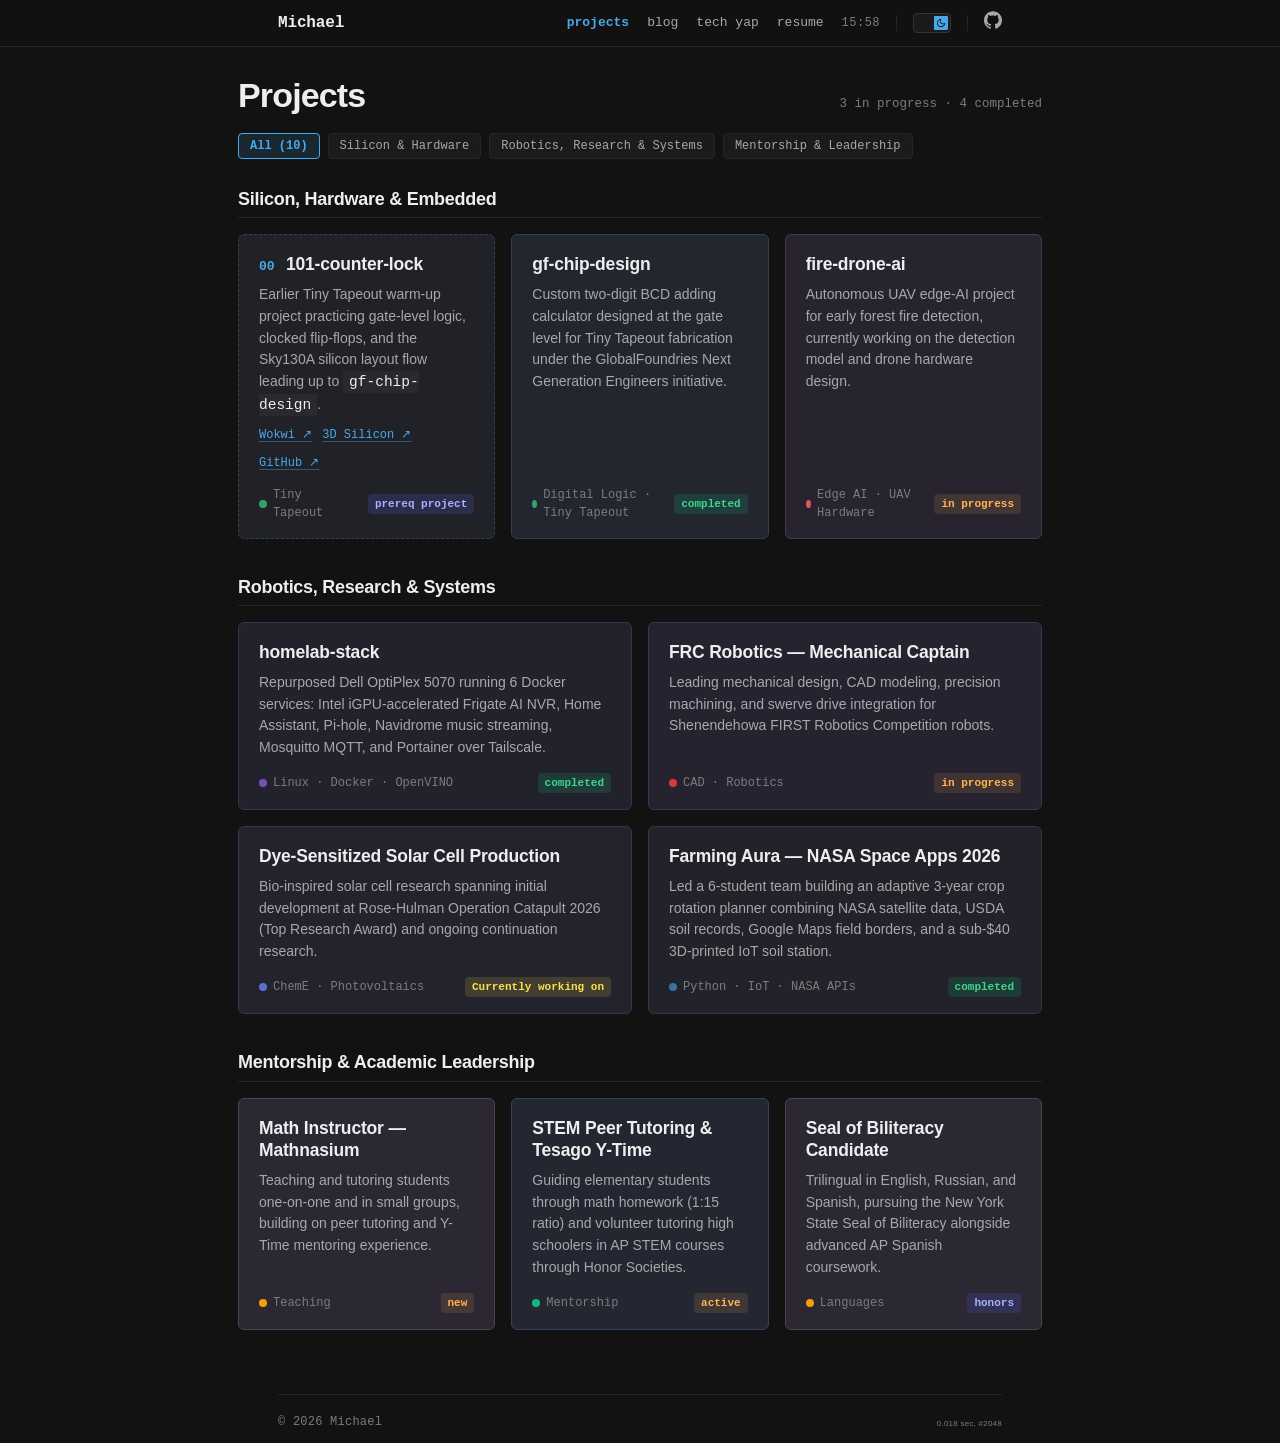
<file: projects.html>
<!DOCTYPE html>
<html lang="en">
<head>
  <meta charset="UTF-8">
  <meta name="viewport" content="width=device-width, initial-scale=1">
  <meta name="theme-color" content="#f4f1ea">
  <title>vert.study</title>
  <link rel="icon" type="image/svg+xml" href="assets/favicon.svg">
  <link rel="apple-touch-icon" href="assets/images/logo.jpg">
  <link rel="stylesheet" href="assets/css/global.css">

  <script>
    function applyTheme() {
      let savedTheme = null
      try {
        savedTheme = localStorage.getItem('dark')
      } catch (e) {}
      const meta = document.querySelector('meta[name=theme-color]')
      if (savedTheme !== null) {
        if (savedTheme === 'true') {
          document.documentElement.classList.add('dark')
          meta.setAttribute('content', '#0c0c0e')
        } else {
          document.documentElement.classList.remove('dark')
          meta.setAttribute('content', '#f4f1ea')
        }
      } else {
        // dark by default; visitors can flip it with the toggle
        {
          document.documentElement.classList.add('dark')
          meta.setAttribute('content', '#0c0c0e')
        }
      }
    }
    applyTheme()
  </script>

  <style>
    main {
      max-width: 860px;
    }

    .page-head {
      display: flex;
      align-items: baseline;
      justify-content: space-between;
      flex-wrap: wrap;
      gap: 8px 16px;
      margin: 28px 0 18px;
    }

    .page-head h1 {
      margin: 0;
    }

    .page-counts {
      font-family: var(--font-family-mono), monospace;
      font-size: 12.5px;
      color: var(--c-text-3);
    }

    .filter-bar {
      display: flex;
      flex-wrap: wrap;
      gap: 8px;
      margin: 0 0 24px;
    }

    .filter-btn {
      font-family: var(--font-family-mono), monospace;
      font-size: 12px;
      font-weight: 500;
      padding: 5px 11px;
      border-radius: var(--radius);
      border: 1px solid var(--c-divider);
      background: var(--c-bg-alt);
      color: var(--c-text-2);
      cursor: pointer;
      transition: border-color 0.15s ease, color 0.15s ease, background-color 0.15s ease;
    }

    .filter-btn:hover {
      border-color: var(--c-brand-1);
      color: var(--c-brand-1);
    }

    .filter-btn.active {
      border-color: var(--c-brand-1);
      background: var(--c-brand-soft);
      color: var(--c-brand-1);
      font-weight: 600;
    }

    .project-group {
      margin-bottom: 12px;
    }

    .project-group.hidden {
      display: none;
    }

    .wall.small {
      display: grid;
      grid-template-columns: repeat(2, 1fr);
      gap: 16px;
      padding: 4px 0 8px;
    }

    .wall.three {
      display: grid;
      grid-template-columns: repeat(3, 1fr);
      gap: 16px;
      padding: 4px 0 8px;
    }

    .sticker {
      display: flex;
      flex-direction: column;
      width: 100%;
      height: 100%;
      margin: 0;
      padding: 18px 20px 16px;
      border-radius: 6px;
      background: color-mix(in oklch, var(--lang) 11%, var(--c-bg-alt));
      border: 1px solid color-mix(in oklch, var(--lang) 26%, var(--c-divider));
      color: var(--c-text-1);
      text-decoration: none;
      position: relative;
      transition: border-color 0.15s ease, transform 0.15s ease, background-color 0.15s ease;
    }

    a.sticker:hover {
      transform: translateY(-2px);
      border-color: color-mix(in oklch, var(--lang) 55%, var(--c-border));
      background: color-mix(in oklch, var(--lang) 16%, var(--c-bg-alt));
      text-decoration: none;
      color: var(--c-text-1);
    }

    .sticker.is-targeted {
      outline: 2px solid var(--c-brand-1);
      outline-offset: 3px;
    }

    .sticker.prereq-note {
      border-style: dashed;
      background: color-mix(in oklch, var(--lang) 7%, var(--c-bg-alt));
    }

    .sticker.prereq-note h2::before {
      content: "00 ";
      font-family: var(--font-family-mono), monospace;
      font-size: 13px;
      color: var(--c-brand-1);
      margin-right: 4px;
    }

    .sticker.prereq-note .prereq-card-links {
      display: flex;
      flex-wrap: wrap;
      gap: 10px;
      margin-top: 10px;
      font-family: var(--font-family-mono), monospace;
      font-size: 12px;
    }

    .sticker h2 {
      font-size: 17.5px;
      font-weight: 700;
      line-height: 1.3;
      letter-spacing: -0.01em;
      margin: 0 0 8px;
      padding: 0;
      border-bottom: none;
      color: var(--c-text-1);
    }

    .sticker p {
      font-size: 14px;
      line-height: 1.55;
      margin: 0;
      color: var(--c-text-2);
    }

    .sticker .meta {
      display: flex;
      align-items: center;
      gap: 10px;
      font-size: 12px;
      margin-top: auto;
      padding-top: 14px;
      color: var(--c-text-3);
      font-family: var(--font-family-mono), monospace;
    }

    .sticker .lang {
      display: inline-flex;
      align-items: center;
      gap: 6px;
    }

    .sticker .dot {
      width: 8px;
      height: 8px;
      border-radius: 50%;
      background: var(--lang);
    }

    .sticker .status-pill {
      margin-left: auto;
      font-size: 11px;
      font-weight: 600;
      padding: 2px 7px;
      border-radius: var(--radius);
      background: var(--c-green-soft);
      color: var(--c-green-1);
      white-space: nowrap;
    }

    .sticker .status-pill.is-active {
      background: var(--c-amber-soft);
      color: var(--c-amber-1);
    }

    .sticker .status-pill.is-current {
      background: rgba(250, 204, 21, 0.18);
      color: #a16207;
    }

    .dark .sticker .status-pill.is-current {
      background: rgba(253, 224, 71, 0.14);
      color: #fde047;
    }

    .sticker .status-pill.is-info {
      background: var(--c-indigo-soft);
      color: var(--c-indigo-1);
    }

    .sticker .pin {
      display: none;
    }

    .section-h {
      margin: 28px 0 12px;
      padding-bottom: 6px;
      font-size: 18px;
      font-weight: 700;
      letter-spacing: -0.015em;
      color: var(--c-text-1);
      border-bottom: 1px solid var(--c-divider);
    }

    @media (max-width: 768px) {
      .wall.small,
      .wall.three {
        grid-template-columns: 1fr;
      }
    }
  </style>
</head>
<body>

<div class="nav-container">
  <nav>
    <div class="nav-title">
      <a href="index.html">Michael</a>
    </div>

    <div class="nav-menu nav-mobile">
      <div class="nav-element">
        <button class="dark-toggle" role="switch" aria-label="Toggle dark mode">
          <span class="dark-toggle__check">
            <span class="dark-toggle__icon">
              <svg class="sun" aria-hidden="true" focusable="false"><use xlink:href="#sun"></use></svg>
              <svg class="moon" aria-hidden="true" focusable="false"><use xlink:href="#moon"></use></svg>
            </span>
          </span>
        </button>
      </div>
      <div class="nav-element">
        <a href="" class="hamburger-toggle" aria-label="Toggle menu">
          <svg aria-hidden="true" focusable="false">
            <use xlink:href="#menu"></use>
          </svg>
        </a>
      </div>
    </div>

    <div class="nav-popup">
      <a href="projects.html">projects</a>
      <a href="blog.html">blog</a>
      <a href="tech-yap.html">tech yap</a>
      <a href="resume.html">resume</a>
      <a href="https://github.com/Kashak213">github</a>
    </div>

    <div class="nav-menu nav-desktop">
      <div class="nav-element">
        <a href="projects.html" style="color: var(--c-brand-1); font-weight: 600;">projects</a>
        <a href="blog.html">blog</a>
      <a href="tech-yap.html">tech yap</a>
        <a href="resume.html">resume</a>
        <div class="my-time" data-timezone="America/New_York" title="Time in my timezone (EST)" tabindex="0">
          19:33
        </div>
      </div>
      <div class="nav-element">
        <button class="dark-toggle" role="switch" aria-label="Toggle dark mode">
          <span class="dark-toggle__check">
            <span class="dark-toggle__icon">
              <svg class="sun" aria-hidden="true" focusable="false"><use xlink:href="#sun"></use></svg>
              <svg class="moon" aria-hidden="true" focusable="false"><use xlink:href="#moon"></use></svg>
            </span>
          </span>
        </button>
      </div>
      <div class="nav-element">
        <a href="https://github.com/Kashak213" aria-label="GitHub" title="GitHub profile">
          <svg aria-hidden="true" focusable="false">
            <use xlink:href="#github"></use>
          </svg>
        </a>
      </div>
    </div>
  </nav>
</div>

<main>
  <div class="page-head">
    <h1>Projects</h1>
    <div class="page-counts">3 in progress · 4 completed</div>
  </div>

  <div class="filter-bar" role="tablist" aria-label="Filter projects by category">
    <button type="button" class="filter-btn active" data-filter="all">All (10)</button>
    <button type="button" class="filter-btn" data-filter="hardware">Silicon &amp; Hardware</button>
    <button type="button" class="filter-btn" data-filter="research">Robotics, Research &amp; Systems</button>
    <button type="button" class="filter-btn" data-filter="leadership">Mentorship &amp; Leadership</button>
  </div>

  <div class="project-group" data-category="hardware">
    <h3 class="section-h">Silicon, Hardware &amp; Embedded</h3>
    <div class="wall three">
      <div id="prereq-101" class="sticker prereq-note" style="--tilt: -1.5deg; --tape-tilt: 3deg; --lang: #30a46c;">
        <span class="pin" aria-hidden="true"></span>
        <h2>101-counter-lock</h2>
        <p>Earlier Tiny Tapeout warm-up project practicing gate-level logic, clocked flip-flops, and the Sky130A silicon layout flow leading up to <code>gf-chip-design</code>.</p>
        <div class="prereq-card-links">
          <a href="https://wokwi.com/projects/478889023003507713" target="_blank" rel="noopener">Wokwi ↗</a>
          <a href="https://gds-viewer.tinytapeout.com/?pdk=sky130A&amp;model=https%3A%2F%2Fskyvk18.github.io%2F101-password-lock%2F%2Ftinytapeout.oas" target="_blank" rel="noopener">3D Silicon ↗</a>
          <a href="https://github.com/Skyvk18/101-password-lock" target="_blank" rel="noopener">GitHub ↗</a>
        </div>
        <div class="meta">
          <span class="lang"><span class="dot"></span>Tiny Tapeout</span>
          <span class="status-pill is-info">prereq project</span>
        </div>
      </div>

      <a id="gf-chip" href="gf-chip-design.html" class="sticker big" style="--tilt: 1.5deg; --tape-tilt: -3deg; --lang: #30a46c;">
        <h2>gf-chip-design</h2>
        <p>Custom two-digit BCD adding calculator designed at the gate level for Tiny Tapeout fabrication under the GlobalFoundries Next Generation Engineers initiative.</p>
        <div class="meta">
          <span class="lang"><span class="dot"></span>Digital Logic · Tiny Tapeout</span>
          <span class="status-pill">completed</span>
        </div>
      </a>

      <div id="drone" class="sticker big" style="--tilt: -1deg; --tape-tilt: 5deg; --lang: #e0575b;">
        <h2>fire-drone-ai</h2>
        <p>Autonomous UAV edge-AI project for early forest fire detection, currently working on the detection model and drone hardware design.</p>
        <div class="meta">
          <span class="lang"><span class="dot"></span>Edge AI · UAV Hardware</span>
          <span class="status-pill is-active">in progress</span>
        </div>
      </div>
    </div>
  </div>

  <div class="project-group" data-category="research">
    <h3 class="section-h">Robotics, Research &amp; Systems</h3>
    <div class="wall small">
      <a id="homelab" href="homelab.html" class="sticker" style="--tilt: -1deg; --tape-tilt: -4deg; --lang: #7952b3;">
        <h2>homelab-stack</h2>
        <p>Repurposed Dell OptiPlex 5070 running 6 Docker services: Intel iGPU-accelerated Frigate AI NVR, Home Assistant, Pi-hole, Navidrome music streaming, Mosquitto MQTT, and Portainer over Tailscale.</p>
        <div class="meta">
          <span class="lang"><span class="dot"></span>Linux · Docker · OpenVINO</span>
          <span class="status-pill">completed</span>
        </div>
      </a>

      <div id="robotics" class="sticker" style="--tilt: 1.2deg; --tape-tilt: 4deg; --lang: #d5393e;">
        <h2>FRC Robotics — Mechanical Captain</h2>
        <p>Leading mechanical design, CAD modeling, precision machining, and swerve drive integration for Shenendehowa FIRST Robotics Competition robots.</p>
        <div class="meta">
          <span class="lang"><span class="dot"></span>CAD · Robotics</span>
          <span class="status-pill is-active">in progress</span>
        </div>
      </div>

      <a id="research" href="dssc-research.html" class="sticker" style="--tilt: -1.2deg; --tape-tilt: -4deg; --lang: #5672cd;">
        <span class="pin" aria-hidden="true"></span>
        <h2>Dye-Sensitized Solar Cell Production</h2>
        <p>Bio-inspired solar cell research spanning initial development at Rose-Hulman Operation Catapult 2026 (Top Research Award) and ongoing continuation research.</p>
        <div class="meta">
          <span class="lang"><span class="dot"></span>ChemE · Photovoltaics</span>
          <span class="status-pill is-current">Currently working on</span>
        </div>
      </a>

      <a id="farming-aura" href="farming-aura.html" class="sticker" style="--tilt: 1.5deg; --tape-tilt: 3deg; --lang: #3572A5;">
        <h2>Farming Aura — NASA Space Apps 2026</h2>
        <p>Led a 6-student team building an adaptive 3-year crop rotation planner combining NASA satellite data, USDA soil records, Google Maps field borders, and a sub-$40 3D-printed IoT soil station.</p>
        <div class="meta">
          <span class="lang"><span class="dot"></span>Python · IoT · NASA APIs</span>
          <span class="status-pill">completed</span>
        </div>
      </a>
    </div>
  </div>

  <div class="project-group" data-category="leadership">
    <h3 class="section-h">Mentorship &amp; Academic Leadership</h3>
    <div class="wall three">
      <a id="mathnasium" href="#" class="sticker" style="--tilt: -1deg; --tape-tilt: 4deg; --lang: #f59e0b;">
        <h2>Math Instructor — Mathnasium</h2>
        <p>Teaching and tutoring students one-on-one and in small groups, building on peer tutoring and Y-Time mentoring experience.</p>
        <div class="meta">
          <span class="lang"><span class="dot"></span>Teaching</span>
          <span class="status-pill is-active">new</span>
        </div>
      </a>

      <a href="#" class="sticker" style="--tilt: 1deg; --tape-tilt: -3deg; --lang: #10b981;">
        <span class="pin" aria-hidden="true"></span>
        <h2>STEM Peer Tutoring &amp; Tesago Y-Time</h2>
        <p>Guiding elementary students through math homework (1:15 ratio) and volunteer tutoring high schoolers in AP STEM courses through Honor Societies.</p>
        <div class="meta">
          <span class="lang"><span class="dot"></span>Mentorship</span>
          <span class="status-pill is-active">active</span>
        </div>
      </a>

      <a href="#" class="sticker" style="--tilt: -1.5deg; --tape-tilt: 4deg; --lang: #f59e0b;">
        <h2>Seal of Biliteracy Candidate</h2>
        <p>Trilingual in English, Russian, and Spanish, pursuing the New York State Seal of Biliteracy alongside advanced AP Spanish coursework.</p>
        <div class="meta">
          <span class="lang"><span class="dot"></span>Languages</span>
          <span class="status-pill is-info">honors</span>
        </div>
      </a>
    </div>
  </div>
</main>

<footer>
  <div class="footer-links">
    <div>© 2026 Michael</div>
    <div style="font-family: Tahoma, sans-serif">
      <span style="font-size: 8px" title="Page generation time">
        0.018 sec,
      </span>
      <span style="font-size: 8px" title="Unique page views">
        #2048
      </span>
    </div>
  </div>
</footer>

<svg style="display: none" aria-hidden="true" focusable="false">
  <symbol id="sun" viewBox="0 0 24 24">
    <path d="M12,18c-3.3,0-6-2.7-6-6s2.7-6,6-6s6,2.7,6,6S15.3,18,12,18zM12,8c-2.2,0-4,1.8-4,4c0,2.2,1.8,4,4,4c2.2,0,4-1.8,4-4C16,9.8,14.2,8,12,8z"></path>
    <path d="M12,4c-0.6,0-1-0.4-1-1V1c0-0.6,0.4-1,1-1s1,0.4,1,1v2C13,3.6,12.6,4,12,4z"></path>
    <path d="M12,24c-0.6,0-1-0.4-1-1v-2c0-0.6,0.4-1,1-1s1,0.4,1,1v2C13,23.6,12.6,24,12,24z"></path>
    <path d="M5.6,6.6c-0.3,0-0.5-0.1-0.7-0.3L3.5,4.9c-0.4-0.4-0.4-1,0-1.4s1-0.4,1.4,0l1.4,1.4c0.4,0.4,0.4,1,0,1.4C6.2,6.5,5.9,6.6,5.6,6.6z"></path>
    <path d="M19.8,20.8c-0.3,0-0.5-0.1-0.7-0.3l-1.4-1.4c-0.4-0.4-0.4-1,0-1.4s1-0.4,1.4,0l1.4,1.4c0.4,0.4,0.4,1,0,1.4C20.3,20.7,20,20.8,19.8,20.8z"></path>
    <path d="M3,13H1c-0.6,0-1-0.4-1-1s0.4-1,1-1h2c0.6,0,1,0.4,1,1S3.6,13,3,13z"></path>
    <path d="M23,13h-2c-0.6,0-1-0.4-1-1s0.4-1,1-1h2c0.6,0,1,0.4,1,1S23.6,13,23,13z"></path>
    <path d="M4.2,20.8c-0.3,0-0.5-0.1-0.7-0.3c-0.4-0.4-0.4-1,0-1.4l1.4-1.4c0.4-0.4,1-0.4,1.4,0s0.4,1,0,1.4l-1.4,1.4C4.7,20.7,4.5,20.8,4.2,20.8z"></path>
    <path d="M18.4,6.6c-0.3,0-0.5-0.1-0.7-0.3c-0.4-0.4-0.4-1,0-1.4l1.4-1.4c0.4-0.4,1-0.4,1.4,0s0.4,1,0,1.4l-1.4,1.4C18.9,6.5,18.6,6.6,18.4,6.6z"></path>
  </symbol>
  <symbol id="moon" viewBox="0 0 24 24">
    <path d="M12.1,22c-0.3,0-0.6,0-0.9,0c-5.5-0.5-9.5-5.4-9-10.9c0.4-4.8,4.2-8.6,9-9c0.4,0,0.8,0.2,1,0.5c0.2,0.3,0.2,0.8-0.1,1.1c-2,2.7-1.4,6.4,1.3,8.4c2.1,1.6,5,1.6,7.1,0c0.3-0.2,0.7-0.3,1.1-0.1c0.3,0.2,0.5,0.6,0.5,1c-0.2,2.7-1.5,5.1-3.6,6.8C16.6,21.2,14.4,22,12.1,22zM9.3,4.4c-2.9,1-5,3.6-5.2,6.8c-0.4,4.4,2.8,8.3,7.2,8.7c2.1,0.2,4.2-0.4,5.8-1.8c1.1-0.9,1.9-2.1,2.4-3.4c-2.5,0.9-5.3,0.5-7.5-1.1C9.2,11.4,8.1,7.7,9.3,4.4z"></path>
  </symbol>
  <symbol id="github" viewBox="0 0 24 24">
    <path d="M12 .297c-6.63 0-12 5.373-12 12 0 5.303 3.438 9.8 8.205 11.385.6.113.82-.258.82-.577 0-.285-.01-1.04-.015-2.04-3.338.724-4.042-1.61-4.042-1.61C4.422 18.07 3.633 17.7 3.633 17.7c-1.087-.744.084-.729.084-.729 1.205.084 1.838 1.236 1.838 1.236 1.07 1.835 2.809 1.305 3.495.998.108-.776.417-1.305.76-1.605-2.665-.3-5.466-1.332-5.466-5.93 0-1.31.465-2.38 1.235-3.22-.135-.303-.54-1.523.105-3.176 0 0 1.005-.322 3.3 1.23.96-.267 1.98-.399 3-.405 1.02.006 2.04.138 3 .405 2.28-1.552 3.285-1.23 3.285-1.23.645 1.653.24 2.873.12 3.176.765.84 1.23 1.91 1.23 3.22 0 4.61-2.805 5.625-5.475 5.92.42.36.81 1.096.81 2.22 0 1.606-.015 2.896-.015 3.286 0 .315.21.69.825.57C20.565 22.092 24 17.592 24 12.297c0-6.627-5.373-12-12-12"></path>
  </symbol>
  <symbol id="menu" viewBox="0 0 24 24">
    <path d="M3 6h18v2H3zm0 5h18v2H3zm0 5h18v2H3z"></path>
  </symbol>
</svg>

<script src="assets/js/main.js"></script>
<script>
  const filterBtns = document.querySelectorAll('.filter-btn')
  const groups = document.querySelectorAll('.project-group')

  function activateCategory(cat) {
    filterBtns.forEach((b) => b.classList.toggle('active', b.dataset.filter === cat))
    groups.forEach((g) => {
      g.classList.toggle('hidden', cat !== 'all' && g.dataset.category !== cat)
    })
  }

  filterBtns.forEach((btn) => {
    btn.addEventListener('click', () => {
      activateCategory(btn.dataset.filter)
      document.querySelectorAll('.sticker.is-targeted').forEach((el) => el.classList.remove('is-targeted'))
    })
  })

  function openTargetFromUrl() {
    const hash = window.location.hash ? window.location.hash.slice(1) : ''
    if (!hash) return
    const target = document.getElementById(hash)
    if (!target) return
    const group = target.closest('.project-group')
    if (group && group.dataset.category) {
      activateCategory(group.dataset.category)
    }
    document.querySelectorAll('.sticker.is-targeted').forEach((el) => el.classList.remove('is-targeted'))
    target.classList.add('is-targeted')
    requestAnimationFrame(() => {
      target.scrollIntoView({ behavior: 'smooth', block: 'center' })
    })
  }

  openTargetFromUrl()
  window.addEventListener('hashchange', openTargetFromUrl)
</script>
</body>
</html>
</file>
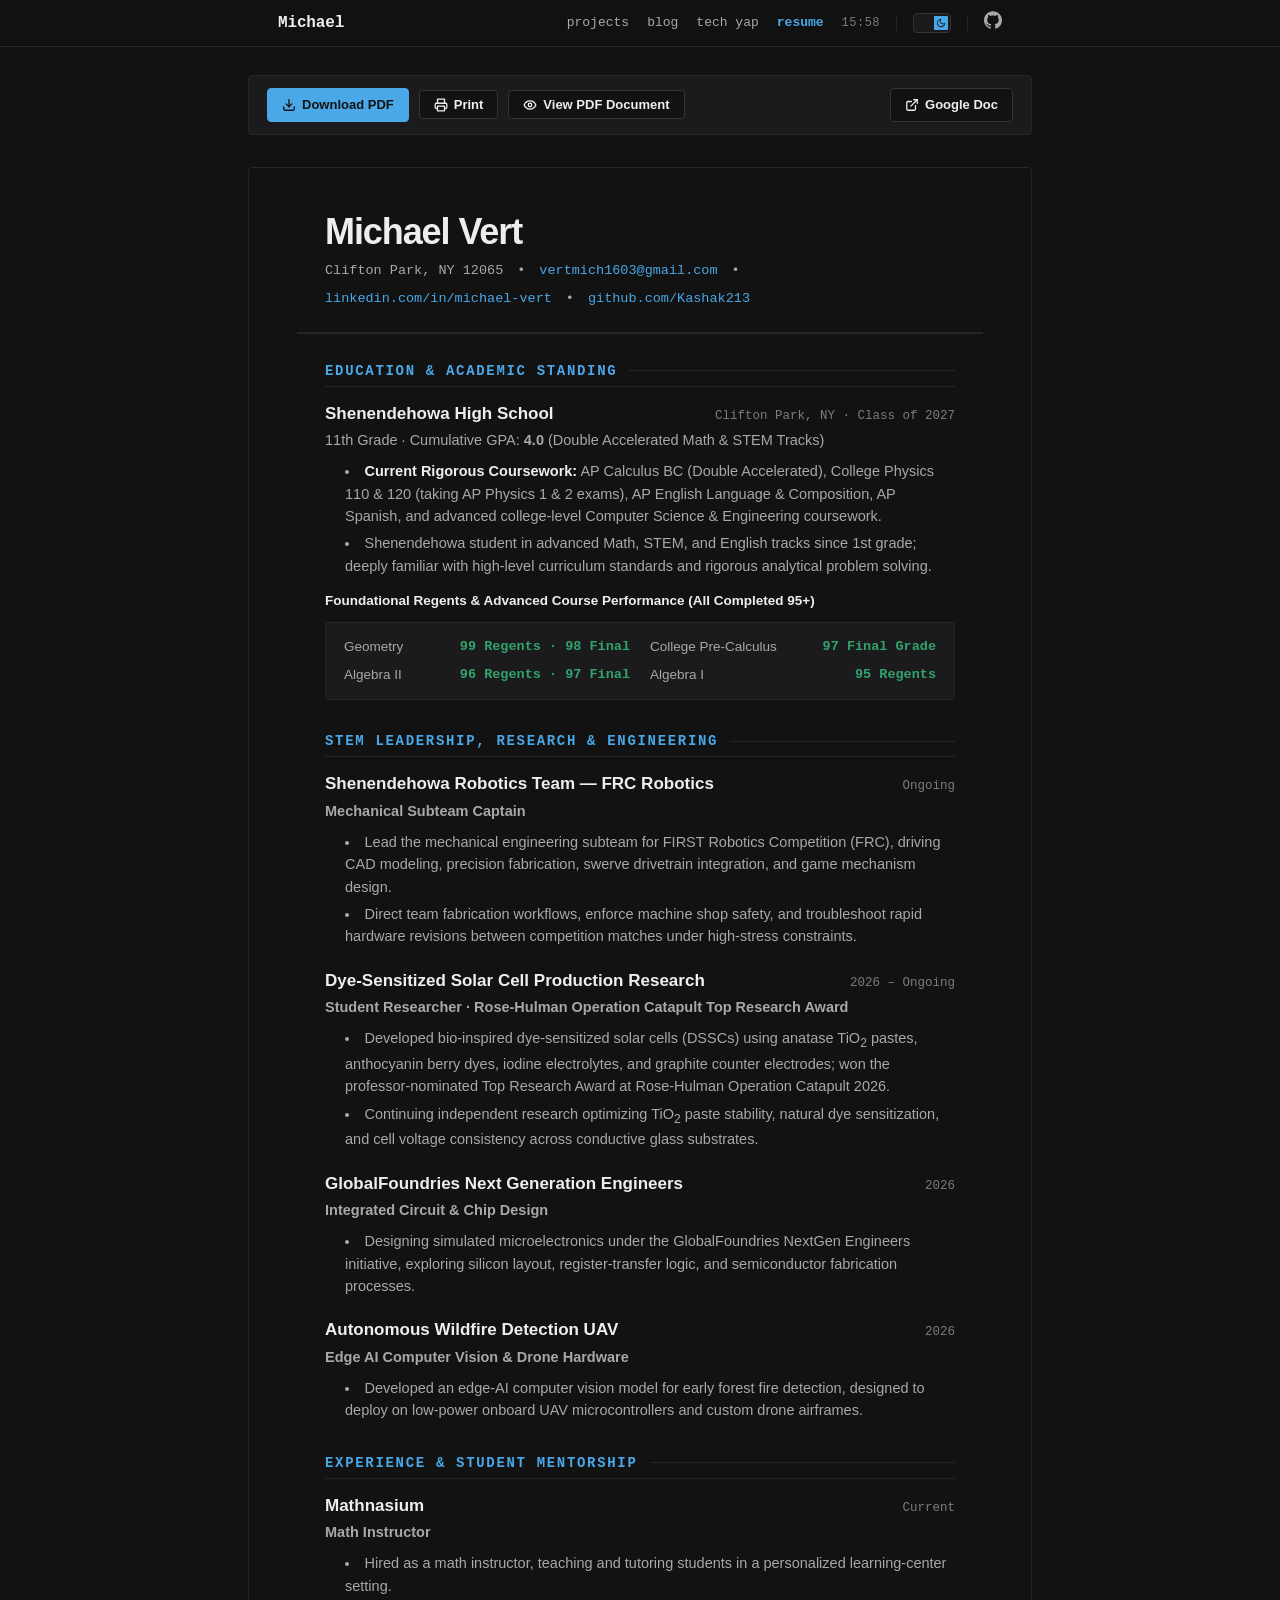
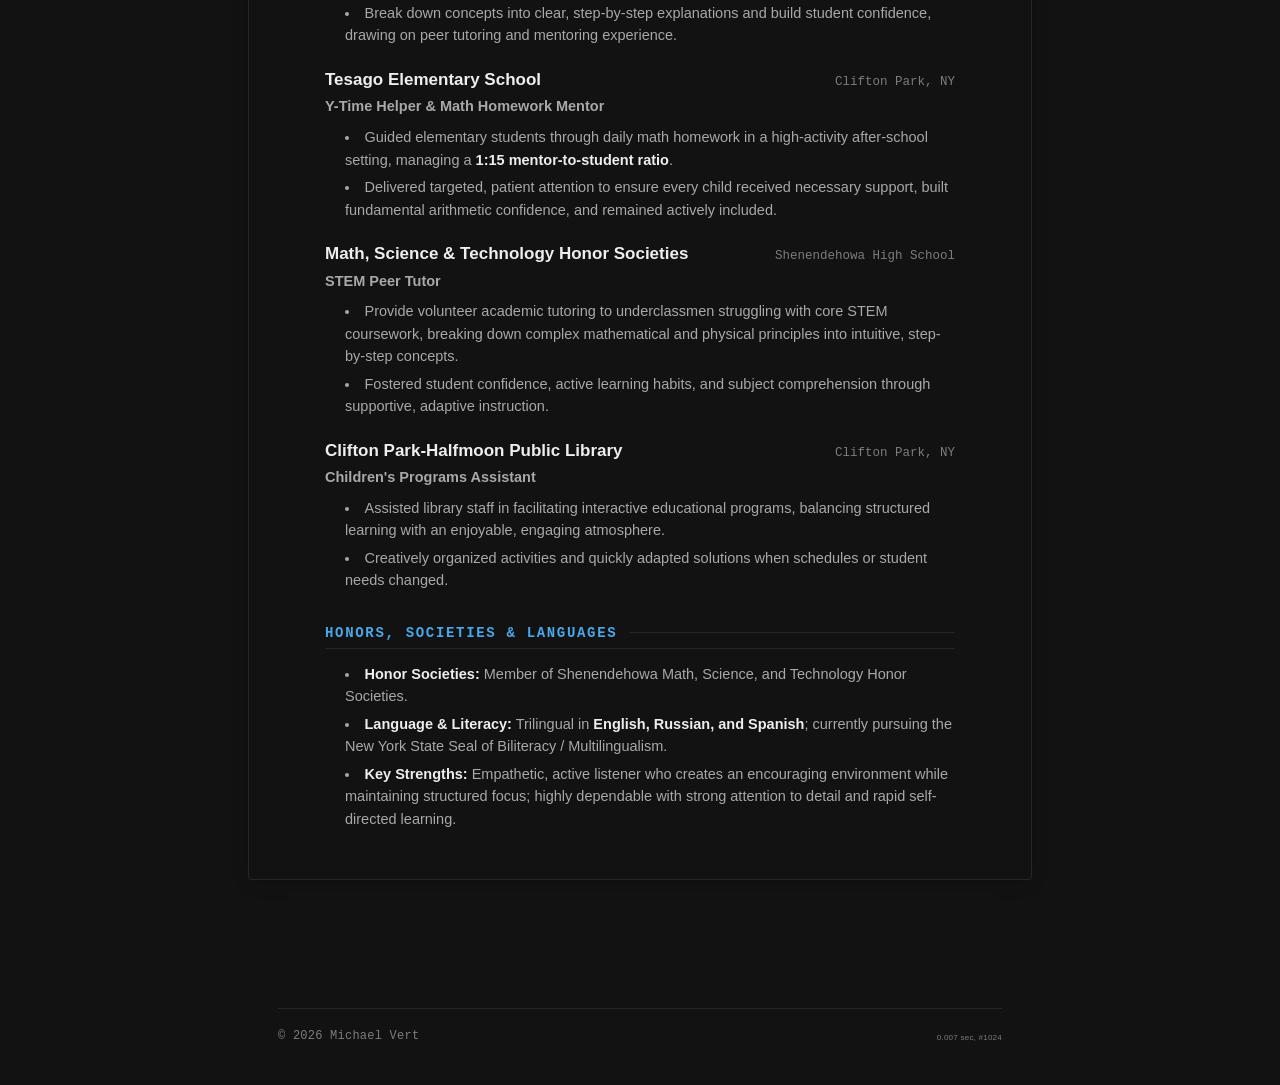
<file: resume.html>
<!DOCTYPE html>
<html lang="en">
<head>
  <meta charset="UTF-8">
  <meta name="viewport" content="width=device-width, initial-scale=1">
  <meta name="theme-color" content="#f4f1ea">
  <title>vert.study</title>
  <link rel="icon" type="image/svg+xml" href="assets/favicon.svg">
  <link rel="apple-touch-icon" href="assets/images/logo.jpg">
  <link rel="stylesheet" href="assets/css/global.css">

  <script>
    function applyTheme() {
      let savedTheme = null
      try {
        savedTheme = localStorage.getItem('dark')
      } catch (e) {}
      const meta = document.querySelector('meta[name=theme-color]')
      if (savedTheme !== null) {
        if (savedTheme === 'true') {
          document.documentElement.classList.add('dark')
          meta.setAttribute('content', '#0c0c0e')
        } else {
          document.documentElement.classList.remove('dark')
          meta.setAttribute('content', '#f4f1ea')
        }
      } else {
        // dark by default; visitors can flip it with the toggle
        {
          document.documentElement.classList.add('dark')
          meta.setAttribute('content', '#0c0c0e')
        }
      }
    }
    applyTheme()
  </script>

  <style>
    main {
      max-width: 840px;
      margin: 0 auto;
      padding-bottom: 72px;
    }

    /* Resume action toolbar */
    .resume-toolbar {
      display: flex;
      align-items: center;
      justify-content: space-between;
      flex-wrap: wrap;
      gap: 12px;
      margin-top: 28px;
      margin-bottom: 32px;
      padding: 12px 18px;
      background: var(--c-bg-alt);
      border: 1px solid var(--c-divider);
      border-radius: var(--radius);
    }

    .toolbar-left, .toolbar-right {
      display: flex;
      align-items: center;
      gap: 10px;
      flex-wrap: wrap;
    }

    .tool-btn {
      display: inline-flex;
      align-items: center;
      gap: 6px;
      font-size: 13px;
      font-weight: 600;
      padding: 6px 14px;
      border-radius: var(--radius);
      border: 1px solid var(--c-border);
      background: var(--c-bg);
      color: var(--c-text-1);
      text-decoration: none;
      cursor: pointer;
      transition: background 0.15s ease, border-color 0.15s ease, color 0.15s ease;
    }

    .tool-btn:hover {
      background: var(--c-bg-alt);
      border-color: var(--c-text-2);
      color: var(--c-text-1);
      text-decoration: none;
    }

    .tool-btn.primary {
      background: var(--c-brand-1);
      border-color: var(--c-brand-1);
      color: var(--c-on-brand);
    }

    .tool-btn.primary:hover {
      opacity: 0.92;
      color: var(--c-on-brand);
    }

    .tool-btn svg {
      width: 14px;
      height: 14px;
    }

    /* Resume Document Layout */
    .resume-sheet {
      background: var(--c-bg);
      border: 1px solid var(--c-divider);
      border-radius: var(--radius);
      padding: 44px 48px;
      box-shadow: 0 4px 20px -8px rgba(0,0,0,0.08);
    }

    html.dark .resume-sheet {
      box-shadow: 0 4px 20px -8px rgba(0,0,0,0.4);
    }

    .resume-header {
      border-bottom: 2px solid var(--c-divider);
      padding-bottom: 22px;
      margin-bottom: 28px;
    }

    .resume-name {
      font-size: 36px;
      font-weight: 800;
      letter-spacing: -0.03em;
      line-height: 1.1;
      margin: 0 0 10px;
      color: var(--c-text-1);
    }

    .resume-contact {
      display: flex;
      flex-wrap: wrap;
      align-items: center;
      gap: 8px 14px;
      font-size: 13.5px;
      color: var(--c-text-2);
      font-family: var(--font-family-mono), monospace;
    }

    .resume-contact a {
      color: var(--c-brand-1);
      text-decoration: none;
    }

    .resume-contact a:hover {
      text-decoration: underline;
    }

    .resume-section {
      margin-top: 32px;
    }

    .resume-section:first-of-type {
      margin-top: 0;
    }

    .resume-section-title {
      font-size: 14px;
      font-weight: 800;
      text-transform: uppercase;
      letter-spacing: 0.12em;
      color: var(--c-brand-1);
      font-family: var(--font-family-mono), monospace;
      margin: 0 0 14px;
      display: flex;
      align-items: center;
      gap: 12px;
    }

    .resume-section-title::after {
      content: "";
      flex: 1;
      height: 1px;
      background: var(--c-divider);
    }

    .resume-entry {
      margin-bottom: 20px;
    }

    .resume-entry:last-child {
      margin-bottom: 0;
    }

    .entry-head {
      display: flex;
      justify-content: space-between;
      align-items: baseline;
      gap: 12px;
      flex-wrap: wrap;
      margin-bottom: 4px;
    }

    .entry-title {
      font-size: 17px;
      font-weight: 700;
      color: var(--c-text-1);
    }

    .entry-subtitle {
      font-size: 14.5px;
      font-weight: 500;
      color: var(--c-text-2);
    }

    .entry-date {
      font-size: 12.5px;
      color: var(--c-text-3);
      font-family: var(--font-family-mono), monospace;
      white-space: nowrap;
    }

    .resume-bullets {
      margin: 8px 0 0;
      padding-left: 20px;
      list-style-type: disc;
    }

    .resume-bullets li {
      font-size: 14.5px;
      line-height: 1.55;
      color: var(--c-text-2);
      margin-bottom: 5px;
    }

    .resume-bullets li strong {
      color: var(--c-text-1);
    }

    /* Coursework Grid */
    .course-grid {
      display: grid;
      grid-template-columns: repeat(2, 1fr);
      gap: 8px 20px;
      margin-top: 10px;
      background: var(--c-bg-alt);
      padding: 14px 18px;
      border-radius: var(--radius);
      border: 1px solid var(--c-divider);
    }

    .course-item {
      display: flex;
      justify-content: space-between;
      font-size: 13.5px;
      color: var(--c-text-2);
    }

    .course-grade {
      font-family: var(--font-family-mono), monospace;
      font-weight: 700;
      color: var(--c-green-2);
    }

    /* Embedded PDF frame mode */
    #pdf-viewer-container {
      display: none;
      width: 100%;
      height: 900px;
      border: 1px solid var(--c-divider);
      border-radius: var(--radius);
      overflow: hidden;
      background: var(--c-bg-alt);
    }

    #pdf-viewer-container iframe {
      width: 100%;
      height: 100%;
      border: none;
    }

    /* Print styles */
    @media print {
      :root, .dark {
        --c-text-1: #000;
        --c-text-2: #222;
        --c-text-3: #555;
        --c-bg: #fff;
        --c-bg-alt: #f6f6f6;
        --c-divider: #ddd;
        --c-border: #ccc;
        --c-brand-1: #000;
        --c-green-2: #111;
      }
      body {
        background-image: none !important;
        background: #fff !important;
        color: #000 !important;
      }
      .nav-container,
      .resume-toolbar,
      footer {
        display: none !important;
      }
      main {
        max-width: 100% !important;
        padding: 0 !important;
      }
      .resume-sheet {
        border: none !important;
        box-shadow: none !important;
        padding: 0 !important;
      }
      .resume-name {
        color: #000 !important;
      }
      .resume-section-title {
        color: #111 !important;
      }
      .course-grid {
        background: #f8f8f8 !important;
        border-color: #ddd !important;
      }
      .course-grade {
        color: #111 !important;
      }
      .resume-contact a {
        color: #000 !important;
        text-decoration: none !important;
      }
    }

    @media (max-width: 640px) {
      .resume-sheet {
        padding: 24px 20px;
      }
      .resume-name {
        font-size: 28px;
      }
      .course-grid {
        grid-template-columns: 1fr;
      }
    }
  </style>
</head>
<body>

<div class="nav-container">
  <nav>
    <div class="nav-title">
      <a href="index.html">Michael</a>
    </div>

    <div class="nav-menu nav-mobile">
      <div class="nav-element">
        <button class="dark-toggle" role="switch" aria-label="Toggle dark mode">
          <span class="dark-toggle__check">
            <span class="dark-toggle__icon">
              <svg class="sun" aria-hidden="true" focusable="false"><use xlink:href="#sun"></use></svg>
              <svg class="moon" aria-hidden="true" focusable="false"><use xlink:href="#moon"></use></svg>
            </span>
          </span>
        </button>
      </div>
      <div class="nav-element">
        <a href="" class="hamburger-toggle" aria-label="Toggle menu">
          <svg aria-hidden="true" focusable="false"><use xlink:href="#menu"></use></svg>
        </a>
      </div>
    </div>

    <div class="nav-popup">
      <a href="projects.html">projects</a>
      <a href="blog.html">blog</a>
      <a href="tech-yap.html">tech yap</a>
      <a href="resume.html">resume</a>
      <a href="https://github.com/Kashak213">github</a>
    </div>

    <div class="nav-menu nav-desktop">
      <div class="nav-element">
        <a href="projects.html">projects</a>
        <a href="blog.html">blog</a>
      <a href="tech-yap.html">tech yap</a>
        <a href="resume.html" style="color: var(--c-brand-1); font-weight: 600;">resume</a>
        <div class="my-time" data-timezone="America/New_York" title="Time in my timezone (EST)" tabindex="0">
          19:33
        </div>
      </div>
      <div class="nav-element">
        <button class="dark-toggle" role="switch" aria-label="Toggle dark mode">
          <span class="dark-toggle__check">
            <span class="dark-toggle__icon">
              <svg class="sun" aria-hidden="true" focusable="false"><use xlink:href="#sun"></use></svg>
              <svg class="moon" aria-hidden="true" focusable="false"><use xlink:href="#moon"></use></svg>
            </span>
          </span>
        </button>
      </div>
      <div class="nav-element">
        <a href="https://github.com/Kashak213" aria-label="GitHub" title="GitHub profile">
          <svg aria-hidden="true" focusable="false"><use xlink:href="#github"></use></svg>
        </a>
      </div>
    </div>
  </nav>
</div>

<main>
  <!-- Resume Quick Action Bar -->
  <div class="resume-toolbar">
    <div class="toolbar-left">
      <a href="assets/resume.pdf" download="Michael_Vert_Resume.pdf" class="tool-btn primary" title="Download clean PDF copy">
        <svg viewBox="0 0 24 24" fill="none" stroke="currentColor" stroke-width="2.2" stroke-linecap="round" stroke-linejoin="round"><path d="M21 15v4a2 2 0 0 1-2 2H5a2 2 0 0 1-2-2v-4"/><polyline points="7 10 12 15 17 10"/><line x1="12" y1="15" x2="12" y2="3"/></svg>
        Download PDF
      </a>
      <button type="button" onclick="window.print()" class="tool-btn" title="Print or save as 1-page paper resume">
        <svg viewBox="0 0 24 24" fill="none" stroke="currentColor" stroke-width="2.2" stroke-linecap="round" stroke-linejoin="round"><polyline points="6 9 6 2 18 2 18 9"/><path d="M6 18H4a2 2 0 0 1-2-2v-5a2 2 0 0 1 2-2h16a2 2 0 0 1 2 2v5a2 2 0 0 1-2 2h-2"/><rect x="6" y="14" width="12" height="8"/></svg>
        Print
      </button>
      <button type="button" id="toggle-pdf-btn" class="tool-btn" title="Toggle between formatted web view and original PDF embed">
        <svg viewBox="0 0 24 24" fill="none" stroke="currentColor" stroke-width="2.2" stroke-linecap="round" stroke-linejoin="round"><path d="M2 12s3-7 10-7 10 7 10 7-3 7-10 7-10-7-10-7Z"/><circle cx="12" cy="12" r="3"/></svg>
        View PDF Document
      </button>
    </div>
    <div class="toolbar-right">
      <a href="https://docs.google.com/document/d/1Boh-Mh9W8yoNUuUgl0Km1EeYkqFQSC0Mlh82zD3y3mA/edit?tab=t.0" target="_blank" rel="noopener" class="tool-btn" title="Open live Google Doc resume">
        <svg viewBox="0 0 24 24" fill="none" stroke="currentColor" stroke-width="2.2" stroke-linecap="round" stroke-linejoin="round"><path d="M18 13v6a2 2 0 0 1-2 2H5a2 2 0 0 1-2-2V8a2 2 0 0 1 2-2h6"/><polyline points="15 3 21 3 21 9"/><line x1="10" y1="14" x2="21" y2="3"/></svg>
        Google Doc
      </a>
    </div>
  </div>

  <!-- Embedded PDF Mode (Hidden by default, toggled via View PDF button) -->
  <div id="pdf-viewer-container">
    <iframe src="assets/resume.pdf" title="Michael Vert Resume PDF"></iframe>
  </div>

  <!-- Styled Native Web Sheet (Visible by default) -->
  <article class="resume-sheet" id="web-resume-sheet">
    <header class="resume-header">
      <h1 class="resume-name">Michael Vert</h1>
      <div class="resume-contact">
        <span>Clifton Park, NY 12065</span>
        <span>•</span>
        <a href="mailto:vertmich1603@gmail.com">vertmich1603@gmail.com</a>
        <span>•</span>
        <a href="https://www.linkedin.com/in/michael-vert-966867383" target="_blank" rel="noopener">linkedin.com/in/michael-vert</a>
        <span>•</span>
        <a href="https://github.com/Kashak213" target="_blank" rel="noopener">github.com/Kashak213</a>
      </div>
    </header>

    <!-- Education -->
    <section class="resume-section">
      <h2 class="resume-section-title">Education &amp; Academic Standing</h2>
      <div class="resume-entry">
        <div class="entry-head">
          <div class="entry-title">Shenendehowa High School</div>
          <div class="entry-date">Clifton Park, NY · Class of 2027</div>
        </div>
        <div class="entry-subtitle">11th Grade · Cumulative GPA: <strong>4.0</strong> (Double Accelerated Math &amp; STEM Tracks)</div>
        <ul class="resume-bullets">
          <li><strong>Current Rigorous Coursework:</strong> AP Calculus BC (Double Accelerated), College Physics 110 &amp; 120 (taking AP Physics 1 &amp; 2 exams), AP English Language &amp; Composition, AP Spanish, and advanced college-level Computer Science &amp; Engineering coursework.</li>
          <li>Shenendehowa student in advanced Math, STEM, and English tracks since 1st grade; deeply familiar with high-level curriculum standards and rigorous analytical problem solving.</li>
        </ul>

        <div style="margin-top: 14px; font-size: 13.5px; font-weight: 700; color: var(--c-text-1);">Foundational Regents &amp; Advanced Course Performance (All Completed 95+)</div>
        <div class="course-grid">
          <div class="course-item"><span>Geometry</span><span class="course-grade">99 Regents · 98 Final</span></div>
          <div class="course-item"><span>College Pre-Calculus</span><span class="course-grade">97 Final Grade</span></div>
          <div class="course-item"><span>Algebra II</span><span class="course-grade">96 Regents · 97 Final</span></div>
          <div class="course-item"><span>Algebra I</span><span class="course-grade">95 Regents</span></div>
        </div>
      </div>
    </section>

    <!-- STEM Leadership & Engineering Research -->
    <section class="resume-section">
      <h2 class="resume-section-title">STEM Leadership, Research &amp; Engineering</h2>

      <div class="resume-entry">
        <div class="entry-head">
          <div class="entry-title">Shenendehowa Robotics Team — FRC Robotics</div>
          <div class="entry-date">Ongoing</div>
        </div>
        <div class="entry-subtitle"><strong>Mechanical Subteam Captain</strong></div>
        <ul class="resume-bullets">
          <li>Lead the mechanical engineering subteam for FIRST Robotics Competition (FRC), driving CAD modeling, precision fabrication, swerve drivetrain integration, and game mechanism design.</li>
          <li>Direct team fabrication workflows, enforce machine shop safety, and troubleshoot rapid hardware revisions between competition matches under high-stress constraints.</li>
        </ul>
      </div>

      <div class="resume-entry">
        <div class="entry-head">
          <div class="entry-title">Dye-Sensitized Solar Cell Production Research</div>
          <div class="entry-date">2026 – Ongoing</div>
        </div>
        <div class="entry-subtitle"><strong>Student Researcher · Rose-Hulman Operation Catapult Top Research Award</strong></div>
        <ul class="resume-bullets">
          <li>Developed bio-inspired dye-sensitized solar cells (DSSCs) using anatase TiO<sub>2</sub> pastes, anthocyanin berry dyes, iodine electrolytes, and graphite counter electrodes; won the professor-nominated Top Research Award at Rose-Hulman Operation Catapult 2026.</li>
          <li>Continuing independent research optimizing TiO<sub>2</sub> paste stability, natural dye sensitization, and cell voltage consistency across conductive glass substrates.</li>
        </ul>
      </div>

      <div class="resume-entry">
        <div class="entry-head">
          <div class="entry-title">GlobalFoundries Next Generation Engineers</div>
          <div class="entry-date">2026</div>
        </div>
        <div class="entry-subtitle"><strong>Integrated Circuit &amp; Chip Design</strong></div>
        <ul class="resume-bullets">
          <li>Designing simulated microelectronics under the GlobalFoundries NextGen Engineers initiative, exploring silicon layout, register-transfer logic, and semiconductor fabrication processes.</li>
        </ul>
      </div>

      <div class="resume-entry">
        <div class="entry-head">
          <div class="entry-title">Autonomous Wildfire Detection UAV</div>
          <div class="entry-date">2026</div>
        </div>
        <div class="entry-subtitle"><strong>Edge AI Computer Vision &amp; Drone Hardware</strong></div>
        <ul class="resume-bullets">
          <li>Developed an edge-AI computer vision model for early forest fire detection, designed to deploy on low-power onboard UAV microcontrollers and custom drone airframes.</li>
        </ul>
      </div>
    </section>

    <!-- Mentorship & Experience -->
    <section class="resume-section">
      <h2 class="resume-section-title">Experience &amp; Student Mentorship</h2>
      <div class="resume-entry">
        <div class="entry-head">
          <div class="entry-title">Mathnasium</div>
          <div class="entry-date">Current</div>
        </div>
        <div class="entry-subtitle"><strong>Math Instructor</strong></div>
        <ul class="resume-bullets">
          <li>Hired as a math instructor, teaching and tutoring students in a personalized learning-center setting.</li>
          <li>Break down concepts into clear, step-by-step explanations and build student confidence, drawing on peer tutoring and mentoring experience.</li>
        </ul>
      </div>

      <div class="resume-entry">
        <div class="entry-head">
          <div class="entry-title">Tesago Elementary School</div>
          <div class="entry-date">Clifton Park, NY</div>
        </div>
        <div class="entry-subtitle"><strong>Y-Time Helper &amp; Math Homework Mentor</strong></div>
        <ul class="resume-bullets">
          <li>Guided elementary students through daily math homework in a high-activity after-school setting, managing a <strong>1:15 mentor-to-student ratio</strong>.</li>
          <li>Delivered targeted, patient attention to ensure every child received necessary support, built fundamental arithmetic confidence, and remained actively included.</li>
        </ul>
      </div>

      <div class="resume-entry">
        <div class="entry-head">
          <div class="entry-title">Math, Science &amp; Technology Honor Societies</div>
          <div class="entry-date">Shenendehowa High School</div>
        </div>
        <div class="entry-subtitle"><strong>STEM Peer Tutor</strong></div>
        <ul class="resume-bullets">
          <li>Provide volunteer academic tutoring to underclassmen struggling with core STEM coursework, breaking down complex mathematical and physical principles into intuitive, step-by-step concepts.</li>
          <li>Fostered student confidence, active learning habits, and subject comprehension through supportive, adaptive instruction.</li>
        </ul>
      </div>

      <div class="resume-entry">
        <div class="entry-head">
          <div class="entry-title">Clifton Park-Halfmoon Public Library</div>
          <div class="entry-date">Clifton Park, NY</div>
        </div>
        <div class="entry-subtitle"><strong>Children's Programs Assistant</strong></div>
        <ul class="resume-bullets">
          <li>Assisted library staff in facilitating interactive educational programs, balancing structured learning with an enjoyable, engaging atmosphere.</li>
          <li>Creatively organized activities and quickly adapted solutions when schedules or student needs changed.</li>
        </ul>
      </div>
    </section>

    <!-- Leadership, Honors & Multilingualism -->
    <section class="resume-section">
      <h2 class="resume-section-title">Honors, Societies &amp; Languages</h2>
      <ul class="resume-bullets">
        <li><strong>Honor Societies:</strong> Member of Shenendehowa Math, Science, and Technology Honor Societies.</li>
        <li><strong>Language &amp; Literacy:</strong> Trilingual in <strong>English, Russian, and Spanish</strong>; currently pursuing the New York State Seal of Biliteracy / Multilingualism.</li>
        <li><strong>Key Strengths:</strong> Empathetic, active listener who creates an encouraging environment while maintaining structured focus; highly dependable with strong attention to detail and rapid self-directed learning.</li>
      </ul>
    </section>
  </article>
</main>

<footer>
  <div class="footer-links">
    <div>© 2026 Michael Vert</div>
    <div style="font-family: Tahoma, sans-serif">
      <span style="font-size: 8px" title="Page generation time">
        0.007 sec,
      </span>
      <span style="font-size: 8px" title="Unique page views">
        #1024
      </span>
    </div>
  </div>
</footer>

<svg style="display: none" aria-hidden="true" focusable="false">
  <symbol id="sun" viewBox="0 0 24 24">
    <path d="M12,18c-3.3,0-6-2.7-6-6s2.7-6,6-6s6,2.7,6,6S15.3,18,12,18zM12,8c-2.2,0-4,1.8-4,4c0,2.2,1.8,4,4,4c2.2,0,4-1.8,4-4C16,9.8,14.2,8,12,8z"></path>
    <path d="M12,4c-0.6,0-1-0.4-1-1V1c0-0.6,0.4-1,1-1s1,0.4,1,1v2C13,3.6,12.6,4,12,4z"></path>
    <path d="M12,24c-0.6,0-1-0.4-1-1v-2c0-0.6,0.4-1,1-1s1,0.4,1,1v2C13,23.6,12.6,24,12,24z"></path>
    <path d="M5.6,6.6c-0.3,0-0.5-0.1-0.7-0.3L3.5,4.9c-0.4-0.4-0.4-1,0-1.4s1-0.4,1.4,0l1.4,1.4c0.4,0.4,0.4,1,0,1.4C6.2,6.5,5.9,6.6,5.6,6.6z"></path>
    <path d="M19.8,20.8c-0.3,0-0.5-0.1-0.7-0.3l-1.4-1.4c-0.4-0.4-0.4-1,0-1.4s1-0.4,1.4,0l1.4,1.4c0.4,0.4,0.4,1,0,1.4C20.3,20.7,20,20.8,19.8,20.8z"></path>
    <path d="M3,13H1c-0.6,0-1-0.4-1-1s0.4-1,1-1h2c0.6,0,1,0.4,1,1S3.6,13,3,13z"></path>
    <path d="M23,13h-2c-0.6,0-1-0.4-1-1s0.4-1,1-1h2c0.6,0,1,0.4,1,1S23.6,13,23,13z"></path>
    <path d="M4.2,20.8c-0.3,0-0.5-0.1-0.7-0.3c-0.4-0.4-0.4-1,0-1.4l1.4-1.4c0.4-0.4,1-0.4,1.4,0s0.4,1,0,1.4l-1.4,1.4C4.7,20.7,4.5,20.8,4.2,20.8z"></path>
    <path d="M18.4,6.6c-0.3,0-0.5-0.1-0.7-0.3c-0.4-0.4-0.4-1,0-1.4l1.4-1.4c0.4-0.4,1-0.4,1.4,0s0.4,1,0,1.4l-1.4,1.4C18.9,6.5,18.6,6.6,18.4,6.6z"></path>
  </symbol>
  <symbol id="moon" viewBox="0 0 24 24">
    <path d="M12.1,22c-0.3,0-0.6,0-0.9,0c-5.5-0.5-9.5-5.4-9-10.9c0.4-4.8,4.2-8.6,9-9c0.4,0,0.8,0.2,1,0.5c0.2,0.3,0.2,0.8-0.1,1.1c-2,2.7-1.4,6.4,1.3,8.4c2.1,1.6,5,1.6,7.1,0c0.3-0.2,0.7-0.3,1.1-0.1c0.3,0.2,0.5,0.6,0.5,1c-0.2,2.7-1.5,5.1-3.6,6.8C16.6,21.2,14.4,22,12.1,22zM9.3,4.4c-2.9,1-5,3.6-5.2,6.8c-0.4,4.4,2.8,8.3,7.2,8.7c2.1,0.2,4.2-0.4,5.8-1.8c1.1-0.9,1.9-2.1,2.4-3.4c-2.5,0.9-5.3,0.5-7.5-1.1C9.2,11.4,8.1,7.7,9.3,4.4z"></path>
  </symbol>
  <symbol id="github" viewBox="0 0 24 24">
    <path d="M12 .297c-6.63 0-12 5.373-12 12 0 5.303 3.438 9.8 8.205 11.385.6.113.82-.258.82-.577 0-.285-.01-1.04-.015-2.04-3.338.724-4.042-1.61-4.042-1.61C4.422 18.07 3.633 17.7 3.633 17.7c-1.087-.744.084-.729.084-.729 1.205.084 1.838 1.236 1.838 1.236 1.07 1.835 2.809 1.305 3.495.998.108-.776.417-1.305.76-1.605-2.665-.3-5.466-1.332-5.466-5.93 0-1.31.465-2.38 1.235-3.22-.135-.303-.54-1.523.105-3.176 0 0 1.005-.322 3.3 1.23.96-.267 1.98-.399 3-.405 1.02.006 2.04.138 3 .405 2.28-1.552 3.285-1.23 3.285-1.23.645 1.653.24 2.873.12 3.176.765.84 1.23 1.91 1.23 3.22 0 4.61-2.805 5.625-5.475 5.92.42.36.81 1.096.81 2.22 0 1.606-.015 2.896-.015 3.286 0 .315.21.69.825.57C20.565 22.092 24 17.592 24 12.297c0-6.627-5.373-12-12-12"></path>
  </symbol>
  <symbol id="menu" viewBox="0 0 24 24">
    <path d="M3 6h18v2H3zm0 5h18v2H3zm0 5h18v2H3z"></path>
  </symbol>
</svg>

<script src="assets/js/main.js"></script>
<script>
  // Toggle between Web View and PDF Viewer
  const toggleBtn = document.getElementById('toggle-pdf-btn')
  const pdfViewer = document.getElementById('pdf-viewer-container')
  const webSheet = document.getElementById('web-resume-sheet')

  if (toggleBtn && pdfViewer && webSheet) {
    let showingPdf = false
    toggleBtn.addEventListener('click', () => {
      showingPdf = !showingPdf
      if (showingPdf) {
        pdfViewer.style.display = 'block'
        webSheet.style.display = 'none'
        toggleBtn.innerHTML = `
          <svg viewBox="0 0 24 24" fill="none" stroke="currentColor" stroke-width="2.2" stroke-linecap="round" stroke-linejoin="round" style="width:14px;height:14px;"><rect x="3" y="3" width="18" height="18" rx="2" ry="2"/><line x1="3" y1="9" x2="21" y2="9"/><line x1="9" y1="21" x2="9" y2="9"/></svg>
          View Web Format
        `
      } else {
        pdfViewer.style.display = 'none'
        webSheet.style.display = 'block'
        toggleBtn.innerHTML = `
          <svg viewBox="0 0 24 24" fill="none" stroke="currentColor" stroke-width="2.2" stroke-linecap="round" stroke-linejoin="round" style="width:14px;height:14px;"><path d="M2 12s3-7 10-7 10 7 10 7-3 7-10 7-10-7-10-7Z"/><circle cx="12" cy="12" r="3"/></svg>
          View PDF Document
        `
      }
    })
  }
</script>
</body>
</html>
</file>
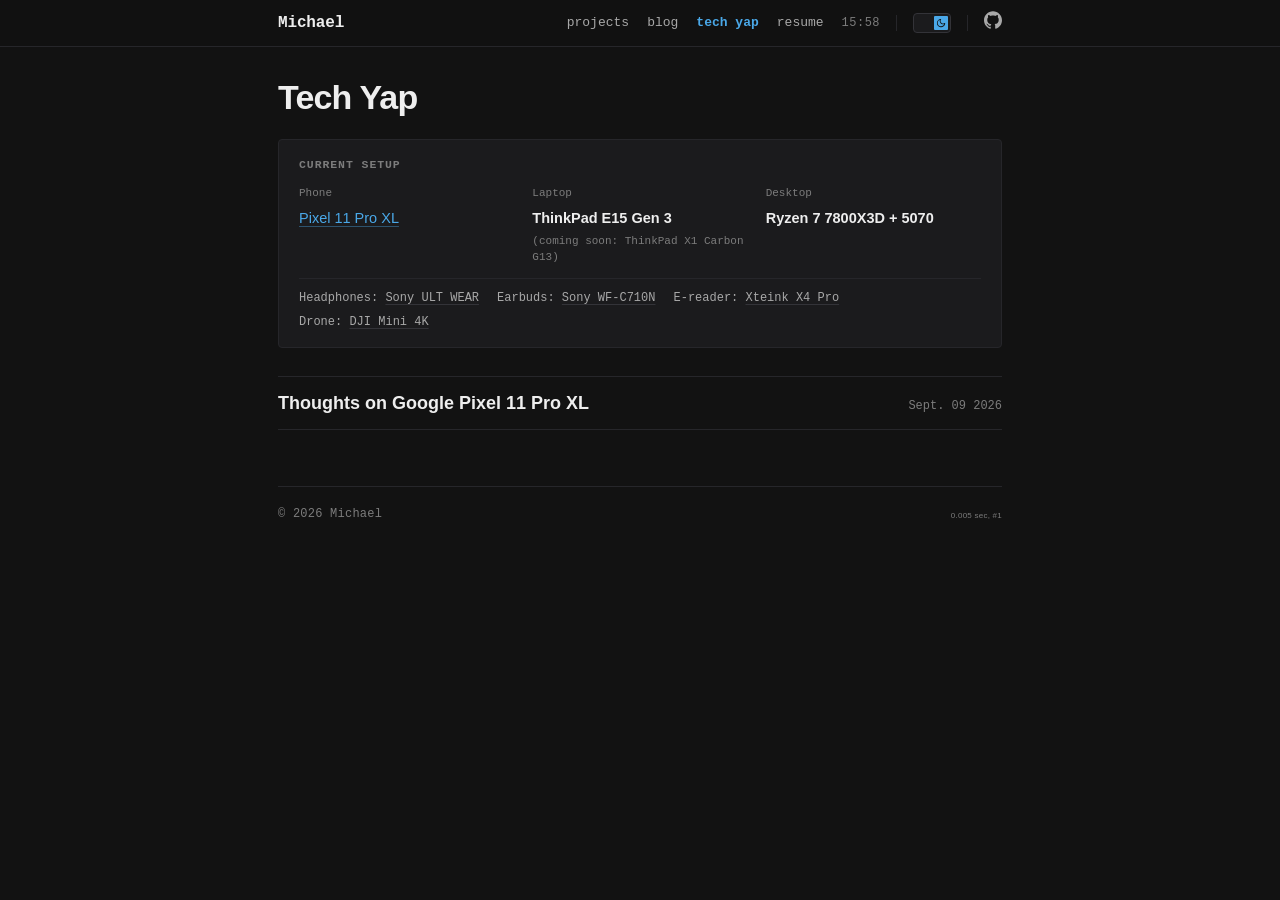
<file: tech-yap.html>
<!DOCTYPE html>
<html lang="en">
<head>
  <meta charset="UTF-8">
  <meta name="viewport" content="width=device-width, initial-scale=1">
  <meta name="theme-color" content="#f4f1ea">
  <title>vert.study</title>
  <link rel="icon" type="image/svg+xml" href="assets/favicon.svg">
  <link rel="apple-touch-icon" href="assets/images/logo.jpg">
  <link rel="stylesheet" href="assets/css/global.css">

  <script>
    function applyTheme() {
      let savedTheme = null
      try {
        savedTheme = localStorage.getItem('dark')
      } catch (e) {}
      const meta = document.querySelector('meta[name=theme-color]')
      if (savedTheme !== null) {
        if (savedTheme === 'true') {
          document.documentElement.classList.add('dark')
          meta.setAttribute('content', '#0c0c0e')
        } else {
          document.documentElement.classList.remove('dark')
          meta.setAttribute('content', '#f4f1ea')
        }
      } else {
        {
          document.documentElement.classList.add('dark')
          meta.setAttribute('content', '#0c0c0e')
        }
      }
    }
    applyTheme()
  </script>

  <style>
    .setup-banner {
      margin: 0 0 28px;
      padding: 16px 20px;
      background: var(--c-bg-alt);
      border: 1px solid var(--c-divider);
      border-radius: var(--radius);
    }

    .setup-title {
      font-family: var(--font-family-mono), monospace;
      font-size: 11.5px;
      font-weight: 700;
      text-transform: uppercase;
      letter-spacing: 0.08em;
      color: var(--c-text-3);
      margin: 0 0 12px;
    }

    .setup-primary {
      display: grid;
      grid-template-columns: repeat(3, 1fr);
      gap: 12px 18px;
      padding-bottom: 12px;
      border-bottom: 1px solid var(--c-divider);
    }

    .setup-item-label {
      display: block;
      font-family: var(--font-family-mono), monospace;
      font-size: 11px;
      color: var(--c-text-3);
      margin-bottom: 3px;
    }

    .setup-item-val {
      font-size: 14.5px;
      font-weight: 600;
      color: var(--c-text-1);
    }

    .setup-item-sub {
      display: block;
      margin-top: 3px;
      font-family: var(--font-family-mono), monospace;
      font-size: 11px;
      font-weight: 400;
      color: var(--c-text-3);
    }

    .setup-secondary {
      display: flex;
      flex-wrap: wrap;
      gap: 6px 18px;
      margin-top: 10px;
      font-family: var(--font-family-mono), monospace;
      font-size: 12px;
      color: var(--c-text-3);
    }

    .setup-secondary a {
      color: var(--c-text-2);
      text-decoration-color: var(--c-border);
    }

    .setup-secondary a:hover {
      color: var(--c-brand-1);
    }

    .setup-secondary span strong {
      font-weight: 500;
      color: var(--c-text-2);
    }

    @media (max-width: 600px) {
      .setup-primary {
        grid-template-columns: 1fr;
        gap: 10px;
      }
    }

    .yap-feed {
      display: flex;
      flex-direction: column;
      margin: 12px 0 36px;
    }

    .yap-row {
      display: flex;
      align-items: baseline;
      justify-content: space-between;
      flex-wrap: wrap;
      gap: 6px 16px;
      padding: 13px 0;
      border-top: 1px solid var(--c-divider);
      border-bottom: 1px solid var(--c-divider);
    }

    .yap-title {
      font-size: 18px;
      line-height: 1.45;
      font-weight: 600;
      color: var(--c-text-1);
    }

    .yap-date {
      font-family: var(--font-family-mono), monospace;
      font-size: 12px;
      color: var(--c-text-3);
      white-space: nowrap;
    }
  </style>
</head>
<body>

<div class="nav-container">
  <nav>
    <div class="nav-title">
      <a href="index.html">Michael</a>
    </div>

    <div class="nav-menu nav-mobile">
      <div class="nav-element">
        <button class="dark-toggle" role="switch" aria-label="Toggle dark mode">
          <span class="dark-toggle__check">
            <span class="dark-toggle__icon">
              <svg class="sun" aria-hidden="true" focusable="false"><use xlink:href="#sun"></use></svg>
              <svg class="moon" aria-hidden="true" focusable="false"><use xlink:href="#moon"></use></svg>
            </span>
          </span>
        </button>
      </div>
      <div class="nav-element">
        <a href="" class="hamburger-toggle" aria-label="Toggle menu">
          <svg aria-hidden="true" focusable="false">
            <use xlink:href="#menu"></use>
          </svg>
        </a>
      </div>
    </div>

    <div class="nav-popup">
      <a href="projects.html">projects</a>
      <a href="blog.html">blog</a>
      <a href="tech-yap.html">tech yap</a>
      <a href="resume.html">resume</a>
      <a href="https://github.com/Kashak213">github</a>
    </div>

    <div class="nav-menu nav-desktop">
      <div class="nav-element">
        <a href="projects.html">projects</a>
        <a href="blog.html">blog</a>
        <a href="tech-yap.html" style="color: var(--c-brand-1); font-weight: 600;">tech yap</a>
        <a href="resume.html">resume</a>
        <div class="my-time" data-timezone="America/New_York" title="Time in my timezone (EST)" tabindex="0">
          19:33
        </div>
      </div>
      <div class="nav-element">
        <button class="dark-toggle" role="switch" aria-label="Toggle dark mode">
          <span class="dark-toggle__check">
            <span class="dark-toggle__icon">
              <svg class="sun" aria-hidden="true" focusable="false"><use xlink:href="#sun"></use></svg>
              <svg class="moon" aria-hidden="true" focusable="false"><use xlink:href="#moon"></use></svg>
            </span>
          </span>
        </button>
      </div>
      <div class="nav-element">
        <a href="https://github.com/Kashak213" aria-label="GitHub" title="GitHub profile">
          <svg aria-hidden="true" focusable="false">
            <use xlink:href="#github"></use>
          </svg>
        </a>
      </div>
    </div>
  </nav>
</div>

<main>
  <h1>Tech Yap</h1>

  <section class="setup-banner" style="padding-inline: 20px; max-width: none;">
    <div class="setup-title">Current setup</div>
    <div class="setup-primary">
      <div>
        <span class="setup-item-label">Phone</span>
        <span class="setup-item-val"><a href="https://store.google.com/us/config/pixel_11_pro?hl=en-US&amp;selections=eyJwcm9kdWN0RmFtaWx5IjoiY0dsNFpXeGZNVEZmY0hKdiIsInZhcmlhbnRzIjpbWyI3IiwiTlE9PSJdLFsiMiIsIk13PT0iXSxbIjEiLCJNVEU9Il0sWyI0IiwiTVE9PSJdXSwidHJhZGVJbiI6eyJzZWxlY3Rpb24iOjN9fQ%3D%3D" target="_blank" rel="noopener">Pixel 11 Pro XL</a></span>
      </div>
      <div>
        <span class="setup-item-label">Laptop</span>
        <span class="setup-item-val">ThinkPad E15 Gen 3</span>
        <span class="setup-item-sub">(coming soon: ThinkPad X1 Carbon G13)</span>
      </div>
      <div>
        <span class="setup-item-label">Desktop</span>
        <span class="setup-item-val">Ryzen 7 7800X3D + 5070</span>
      </div>
    </div>
    <div class="setup-secondary">
      <span><strong>Headphones:</strong> <a href="https://electronics.sony.com/audio/headphones/all-headphones/p/whult900n-b" target="_blank" rel="noopener">Sony ULT WEAR</a></span>
      <span><strong>Earbuds:</strong> <a href="https://electronics.sony.com/audio/headphones/all-headphones/p/wfc710n-b" target="_blank" rel="noopener">Sony WF-C710N</a></span>
      <span><strong>E-reader:</strong> <a href="https://www.xteink.com/products/xteink-x4-pro-pocket-ereader" target="_blank" rel="noopener">Xteink X4 Pro</a></span>
      <span><strong>Drone:</strong> <a href="https://www.djiusa.com/products/dji-mini-4k-fly-more-combo" target="_blank" rel="noopener">DJI Mini 4K</a></span>
    </div>
  </section>

  <div class="yap-feed">
    <div class="yap-row">
      <span class="yap-title">Thoughts on Google Pixel 11 Pro XL</span>
      <span class="yap-date">Sept. 09 2026</span>
    </div>
  </div>
</main>

<footer>
  <div class="footer-links">
    <div>© 2026 Michael</div>
    <div style="font-family: Tahoma, sans-serif">
      <span style="font-size: 8px" title="Page generation time">
        0.005 sec,
      </span>
      <span style="font-size: 8px" title="Unique page views">
        #1
      </span>
    </div>
  </div>
</footer>

<svg style="display: none" aria-hidden="true" focusable="false">
  <symbol id="sun" viewBox="0 0 24 24">
    <path d="M12,18c-3.3,0-6-2.7-6-6s2.7-6,6-6s6,2.7,6,6S15.3,18,12,18zM12,8c-2.2,0-4,1.8-4,4c0,2.2,1.8,4,4,4c2.2,0,4-1.8,4-4C16,9.8,14.2,8,12,8z"></path>
    <path d="M12,4c-0.6,0-1-0.4-1-1V1c0-0.6,0.4-1,1-1s1,0.4,1,1v2C13,3.6,12.6,4,12,4z"></path>
    <path d="M12,24c-0.6,0-1-0.4-1-1v-2c0-0.6,0.4-1,1-1s1,0.4,1,1v2C13,23.6,12.6,24,12,24z"></path>
    <path d="M5.6,6.6c-0.3,0-0.5-0.1-0.7-0.3L3.5,4.9c-0.4-0.4-0.4-1,0-1.4s1-0.4,1.4,0l1.4,1.4c0.4,0.4,0.4,1,0,1.4C6.2,6.5,5.9,6.6,5.6,6.6z"></path>
    <path d="M19.8,20.8c-0.3,0-0.5-0.1-0.7-0.3l-1.4-1.4c-0.4-0.4-0.4-1,0-1.4s1-0.4,1.4,0l1.4,1.4c0.4,0.4,0.4,1,0,1.4C20.3,20.7,20,20.8,19.8,20.8z"></path>
    <path d="M3,13H1c-0.6,0-1-0.4-1-1s0.4-1,1-1h2c0.6,0,1,0.4,1,1S3.6,13,3,13z"></path>
    <path d="M23,13h-2c-0.6,0-1-0.4-1-1s0.4-1,1-1h2c0.6,0,1,0.4,1,1S23.6,13,23,13z"></path>
    <path d="M4.2,20.8c-0.3,0-0.5-0.1-0.7-0.3c-0.4-0.4-0.4-1,0-1.4l1.4-1.4c0.4-0.4,1-0.4,1.4,0s0.4,1,0,1.4l-1.4,1.4C4.7,20.7,4.5,20.8,4.2,20.8z"></path>
    <path d="M18.4,6.6c-0.3,0-0.5-0.1-0.7-0.3c-0.4-0.4-0.4-1,0-1.4l1.4-1.4c0.4-0.4,1-0.4,1.4,0s0.4,1,0,1.4l-1.4,1.4C18.9,6.5,18.6,6.6,18.4,6.6z"></path>
  </symbol>
  <symbol id="moon" viewBox="0 0 24 24">
    <path d="M12.1,22c-0.3,0-0.6,0-0.9,0c-5.5-0.5-9.5-5.4-9-10.9c0.4-4.8,4.2-8.6,9-9c0.4,0,0.8,0.2,1,0.5c0.2,0.3,0.2,0.8-0.1,1.1c-2,2.7-1.4,6.4,1.3,8.4c2.1,1.6,5,1.6,7.1,0c0.3-0.2,0.7-0.3,1.1-0.1c0.3,0.2,0.5,0.6,0.5,1c-0.2,2.7-1.5,5.1-3.6,6.8C16.6,21.2,14.4,22,12.1,22zM9.3,4.4c-2.9,1-5,3.6-5.2,6.8c-0.4,4.4,2.8,8.3,7.2,8.7c2.1,0.2,4.2-0.4,5.8-1.8c1.1-0.9,1.9-2.1,2.4-3.4c-2.5,0.9-5.3,0.5-7.5-1.1C9.2,11.4,8.1,7.7,9.3,4.4z"></path>
  </symbol>
  <symbol id="github" viewBox="0 0 24 24">
    <path d="M12 .297c-6.63 0-12 5.373-12 12 0 5.303 3.438 9.8 8.205 11.385.6.113.82-.258.82-.577 0-.285-.01-1.04-.015-2.04-3.338.724-4.042-1.61-4.042-1.61C4.422 18.07 3.633 17.7 3.633 17.7c-1.087-.744.084-.729.084-.729 1.205.084 1.838 1.236 1.838 1.236 1.07 1.835 2.809 1.305 3.495.998.108-.776.417-1.305.76-1.605-2.665-.3-5.466-1.332-5.466-5.93 0-1.31.465-2.38 1.235-3.22-.135-.303-.54-1.523.105-3.176 0 0 1.005-.322 3.3 1.23.96-.267 1.98-.399 3-.405 1.02.006 2.04.138 3 .405 2.28-1.552 3.285-1.23 3.285-1.23.645 1.653.24 2.873.12 3.176.765.84 1.23 1.91 1.23 3.22 0 4.61-2.805 5.625-5.475 5.92.42.36.81 1.096.81 2.22 0 1.606-.015 2.896-.015 3.286 0 .315.21.69.825.57C20.565 22.092 24 17.592 24 12.297c0-6.627-5.373-12-12-12"></path>
  </symbol>
  <symbol id="menu" viewBox="0 0 24 24">
    <path d="M3 6h18v2H3zm0 5h18v2H3zm0 5h18v2H3z"></path>
  </symbol>
</svg>

<script src="assets/js/main.js"></script>
</body>
</html>
</file>
<file: assets/css/global.css>
:root {
  --c-gray-1: #d8d3c6;
  --c-gray-2: #e2ddd0;
  --c-gray-3: #ebe6da;
  --c-gray-soft: rgba(120, 110, 90, .14);
  --c-indigo-1: #3451b2;
  --c-indigo-2: #3a5ccc;
  --c-indigo-3: #5672cd;
  --c-indigo-soft: rgba(100, 108, 255, .14);
  --c-green-1: #18794e;
  --c-green-2: #299764;
  --c-green-3: #30a46c;
  --c-green-soft: rgba(16, 185, 129, .14);
  --c-yellow-1: #915930;
  --c-yellow-2: #946300;
  --c-yellow-3: #9f6a00;
  --c-yellow-soft: rgba(234, 179, 8, .14);
  --c-red-1: #b8272c;
  --c-red-2: #d5393e;
  --c-red-3: #e0575b;
  --c-red-soft: rgba(244, 63, 94, .14);
  --c-amber-1: #b45309;
  --c-amber-2: #92400e;
  --c-amber-3: #d97706;
  --c-amber-soft: rgba(217, 119, 6, .13);
}

.dark {
  --c-gray-1: #4a4a52;
  --c-gray-2: #3a3a41;
  --c-gray-3: #2c2c32;
  --c-gray-soft: rgba(150, 150, 165, .14);
  --c-indigo-1: #a8b1ff;
  --c-indigo-2: #5c73e7;
  --c-indigo-3: #3e63dd;
  --c-indigo-soft: rgba(100, 108, 255, .16);
  --c-green-1: #3dd68c;
  --c-green-2: #30a46c;
  --c-green-3: #298459;
  --c-green-soft: rgba(16, 185, 129, .16);
  --c-yellow-1: #f9b44e;
  --c-yellow-2: #da8b17;
  --c-yellow-3: #a46a0a;
  --c-yellow-soft: rgba(234, 179, 8, .16);
  --c-red-1: #f66f81;
  --c-red-2: #f14158;
  --c-red-3: #b62a3c;
  --c-red-soft: rgba(244, 63, 94, .16);
  --c-amber-1: #ffb454;
  --c-amber-2: #ffc987;
  --c-amber-3: #e8912d;
  --c-amber-soft: rgba(255, 180, 84, .12);
}

/* Classic developer blue accent (danfiumara.com) + subtle medv.io restraint */
:root {
  --c-default-soft: var(--c-gray-soft);
  --c-brand-1: #268bd2;
  --c-brand-2: #1c6ea4;
  --c-brand-3: #3a9be0;
  --c-brand-soft: rgba(38, 139, 210, .12);
  --c-on-brand: #fff;
}

.dark {
  --c-brand-1: #4aa8e8;
  --c-brand-2: #72bef2;
  --c-brand-3: #268bd2;
  --c-brand-soft: rgba(74, 168, 232, .14);
  --c-on-brand: #121212;
}

:root {
  --font-family: -apple-system, BlinkMacSystemFont, "Segoe UI", Roboto, "Helvetica Neue", Arial, sans-serif;
  --font-family-mono: ui-monospace, SFMono-Regular, "SF Mono", Menlo, Monaco, Consolas, "Liberation Mono", "Courier New", monospace;
  --code-color: var(--c-text-1);
  --code-bg: #e5e5e5;
  --code-block-bg: #272822;
  --code-block-color: #f8f8f2;
  --code-line-height: 1.65;
  --code-font-size: 14.5px;
  --radius: 4px;
}

.dark {
  --code-color: #eee;
  --code-bg: #2a2a2e;
  --code-block-bg: #1b1c18;
  --code-block-color: #f8f8f2;
}

/* Clean off-white paper (light, danfiumara.com) */
:root {
  --c-bg: #faf9f6;
  --c-bg-alt: #f1f0ec;
  --c-bg-elv: rgb(250 249 246 / 0.92);
  --c-dot: transparent;
}

/* Flat charcoal dark (danfiumara.com) */
.dark {
  --c-bg: #121212;
  --c-bg-alt: #1b1b1d;
  --c-bg-elv: rgb(18 18 18 / 0.92);
  --c-dot: transparent;
}

:root {
  --c-border: #d8d6cf;
  --c-divider: #e5e5e2;
}

.dark {
  --c-border: #333338;
  --c-divider: #26262a;
}

:root {
  --shadow-1: 0 1px 2px rgba(0, 0, 0, .05);
  --shadow-2: 0 3px 10px rgba(0, 0, 0, .08);
  --shadow-3: 0 10px 24px rgba(0, 0, 0, .12);
  --shadow-4: 0 14px 36px rgba(0, 0, 0, .15);
  --shadow-5: 0 18px 48px rgba(0, 0, 0, .2);
}

:root {
  --c-text-1: #222222;
  --c-text-2: #555555;
  --c-text-3: #767676;
}

.dark {
  --c-text-1: #eeeeee;
  --c-text-2: #a8a8a8;
  --c-text-3: #7c7c7c;
}

:root {
  --max-width: 780px;
  --main-padding: 28px;
}

* {
  box-sizing: border-box;
}

html.dark {
  color-scheme: dark;
}

body {
  margin: 0;
  font-family: var(--font-family), sans-serif;
  font-size: 16.5px;
  line-height: 1.5;
  color: var(--c-text-1);
  background-color: var(--c-bg);
  text-rendering: optimizeLegibility;
  -webkit-font-smoothing: antialiased;
  -moz-osx-font-smoothing: grayscale;
  -moz-text-size-adjust: none;
  -webkit-text-size-adjust: none;
  text-size-adjust: none;
}

::selection {
  background: var(--c-brand-1);
  color: var(--c-on-brand);
}

p {
  margin: 16px 0;
  line-height: 30px;
  overflow-wrap: break-word;
}

details {
  margin: 16px 0;
  line-height: 32px;
  overflow-wrap: break-word;
}

details summary {
  cursor: pointer;
}

h1, h2, h3, h4, h5, h6 {
  margin: 0;
  font-weight: 600;
  overflow-wrap: break-word;
}

h1, h2, h3, h4, h5, h6, li, p {
  overflow-wrap: break-word;
}

strong, b {
  font-weight: 600;
}

a, area, button, [role='button'], input, label, select, summary, textarea {
  touch-action: manipulation;
}

h1 {
  margin: 30px 0 22px;
  letter-spacing: -.025em;
  line-height: 1.18;
  font-size: 34px;
  font-weight: 700;
  color: var(--c-text-1);
}

h2 {
  margin: 36px 0 14px;
  padding-bottom: 6px;
  letter-spacing: -.015em;
  line-height: 1.3;
  font-size: 21px;
  font-weight: 700;
  color: var(--c-text-1);
  border-bottom: 1px solid var(--c-divider);
}

h3 {
  margin: 26px 0 8px;
  letter-spacing: -.01em;
  line-height: 1.35;
  font-size: 17.5px;
  color: var(--c-text-1);
}

hr {
  margin-top: 2rem;
  margin-bottom: 2rem;
  border: none;
  border-top: 1px solid var(--c-divider);
}

a {
  font-weight: 500;
  color: var(--c-brand-1);
  text-decoration: underline;
  text-decoration-thickness: 1px;
  text-decoration-color: color-mix(in srgb, var(--c-brand-1) 40%, transparent);
  text-underline-offset: 3px;
  transition: color .2s, text-decoration-color .2s;
}

a:hover {
  color: var(--c-brand-2);
  text-decoration-color: currentColor;
}

ol, ul {
  padding-left: 2rem;
  margin-top: 0;
  margin-bottom: 1rem;
}

ul {
  list-style: inside disc;
}

ol {
  list-style: inside decimal;
}

li {
  margin-top: 0.25rem;
  line-height: 2rem;
}

.container, header, main, section {
  width: 100%;
  max-width: var(--max-width);
  margin-right: auto;
  margin-left: auto;
  padding-inline: var(--main-padding);
}

footer {
  max-width: var(--max-width);
  margin-inline: auto;
  margin-top: 56px;
  margin-bottom: 40px;
  padding-inline: var(--main-padding);
}

/* Top bar: hairline underline, terminal-style path */
.nav-container {
  top: 0;
  position: sticky;
  z-index: 10;
  width: 100%;
  max-width: none;
  padding-inline: 0;
  background-color: var(--c-bg-elv);
  backdrop-filter: blur(8px);
  -webkit-backdrop-filter: blur(8px);
  border-bottom: 1px solid var(--c-divider);
}

nav {
  display: flex;
  flex-direction: row;
  justify-content: space-between;
  align-items: center;
  gap: 20px;
  max-width: var(--max-width);
  margin-inline: auto;
  padding-inline: var(--main-padding);
  font-family: var(--font-family-mono), monospace;
  font-size: 13px;
}

nav a {
  color: var(--c-text-2);
  text-decoration: none;
  font-weight: 500;
}

nav a:hover {
  color: var(--c-brand-1);
}

.nav-title {
  display: flex;
  align-items: center;
  gap: 6px;
}

.nav-title a {
  font-size: 16px;
  line-height: 1;
  font-weight: 700;
  letter-spacing: -0.01em;
  color: var(--c-text-1);
  text-decoration: none;
}

.nav-title a:hover {
  color: var(--c-brand-1);
  text-decoration: none;
}

.nav-menu {
  display: flex;
  flex-direction: row;
  flex-wrap: wrap;
}

.nav-element {
  display: flex;
  align-items: center;
  height: 46px;
  white-space: nowrap;
}

.nav-element:before {
  margin-right: 16px;
  margin-left: 16px;
  width: 1px;
  height: 16px;
  background-color: var(--c-divider);
  content: "";
}

.nav-element:first-child:before {
  display: none;
}

.nav-element > *:not(:first-child) {
  margin-left: 18px;
}

nav svg {
  width: 18px;
  height: 18px;
  fill: var(--c-text-2);
}

nav a:hover svg {
  fill: var(--c-brand-1);
}

/* Theme toggle: square slider */
.dark-toggle {
  position: relative;
  display: block;
  cursor: pointer;
  border-radius: var(--radius);
  width: 38px;
  height: 20px;
  flex-shrink: 0;
  border: 1px solid var(--c-border);
  background-color: var(--c-bg-alt);
  transition: border-color .2s !important;
  padding: 0;
}

.dark-toggle:hover {
  border-color: var(--c-brand-1);
}

.dark-toggle__check {
  pointer-events: auto;
  position: absolute;
  top: 2px;
  left: 2px;
  width: 14px;
  height: 14px;
  border-radius: 1px;
  background-color: var(--c-brand-1);
  transition: transform .2s !important;
}

.dark .dark-toggle__check {
  transform: translateX(18px);
}

.dark-toggle__icon {
  position: relative;
  display: block;
  width: 14px;
  height: 14px;
  overflow: hidden;
}

.dark-toggle__icon svg {
  position: absolute;
  top: 2px;
  left: 2px;
  width: 10px;
  height: 10px;
  fill: var(--c-on-brand);
}

.dark-toggle__icon .moon {
  opacity: 0;
}

.dark .dark-toggle__icon .moon {
  opacity: 1;
}

.dark .dark-toggle__icon .sun {
  opacity: 0;
}

nav .my-time {
  font-size: 12px;
  font-weight: 500;
  line-height: 1;
  letter-spacing: .04em;
  color: var(--c-text-3);
  font-variant-numeric: tabular-nums;
  cursor: default;
}

.nav-mobile,
.nav-popup {
  display: none;
}

@media (max-width: 768px) {
  :root {
    --main-padding: 20px;
  }

  .nav-mobile {
    display: flex;
  }

  .nav-desktop {
    display: none;
  }

  .nav-popup.active {
    display: flex;
    flex-direction: column;
    justify-content: flex-end;
    gap: 20px;
    position: absolute;
    top: 100%;
    right: 20px;
    background: var(--c-bg);
    padding: 20px;
    border-radius: var(--radius);
    border: 1px solid var(--c-border);
    z-index: 30;
    box-shadow: var(--shadow-3);
  }
}

/* Inline tag badges (a.b): square, mono, outlined */
a.b {
  vertical-align: middle;
  display: inline-flex;
  flex-direction: row;
  align-items: center;
  font-family: var(--font-family-mono), monospace;
  font-size: 13.5px;
  font-weight: 500;
  font-style: normal;
  line-height: 1;
  background: var(--c-bg-alt);
  color: var(--c-text-1);
  text-decoration: none;
  gap: 7px;
  padding: 8px 11px;
  border: 1px solid var(--c-divider);
  border-radius: var(--radius);
  transition: border-color 0.15s ease, color 0.15s ease, background-color 0.15s ease;
}

a.b:hover {
  text-decoration: none;
  color: var(--c-brand-1);
  border-color: var(--c-brand-1);
  background: var(--c-brand-soft);
}

a.b svg, a.b img {
  width: 15px;
  height: 15px;
  flex-shrink: 0;
}

.bracket {
  color: var(--c-brand-1);
  font-weight: 700;
  font-family: var(--font-family-mono), monospace;
}

/* Footer & Tooltips */
.footer-links {
  display: flex;
  justify-content: space-between;
  align-items: center;
  color: var(--c-text-3);
  font-family: var(--font-family-mono), monospace;
  font-size: 12px;
  letter-spacing: .02em;
  padding-top: 18px;
  border-top: 1px solid var(--c-divider);
}

.popup-title {
  pointer-events: none;
  user-select: none;
  position: fixed;
  font-family: var(--font-family-mono), monospace;
  font-size: 12.5px;
  line-height: 1.45;
  max-width: 300px;
  padding: 6px 10px;
  border-radius: var(--radius);
  z-index: 1000;
  background-color: #1b1b1f;
  color: #ece9e2;
  border: 1px solid #3a3a42;
  box-shadow: var(--shadow-2);
}

.dark .popup-title {
  background-color: #ece9e2;
  color: #0c0c0e;
  border-color: #ece9e2;
}

/* Code & Blog styles */
pre {
  border-radius: var(--radius);
  border: 1px solid var(--c-divider);
  margin: 16px 0;
  padding: 20px 0;
  overflow-x: auto;
  white-space: pre;
  word-spacing: normal;
  word-break: normal;
  word-wrap: normal;
  tab-size: 4;
  font-family: var(--font-family-mono), monospace;
  background-color: var(--code-block-bg) !important;
}

pre > code {
  display: block;
  padding: 0 24px;
  width: fit-content;
  min-width: 100%;
  line-height: var(--code-line-height);
  font-size: var(--code-font-size);
  color: var(--code-block-color);
}

:not(pre) > code {
  border-radius: 2px;
  padding: 3px 6px;
  background-color: var(--code-bg);
  transition: color .25s, background-color .5s;
  font-size: var(--code-font-size);
  color: var(--code-color);
  font-family: var(--font-family-mono), monospace;
  overflow-wrap: break-word;
}

figure {
  margin: 24px 0;
  display: flex;
  flex-direction: column;
  align-items: center;
  gap: 8px;
}

figcaption {
  font-size: 14px;
  color: var(--c-text-2);
  text-align: center;
  font-style: italic;
}
</file>
